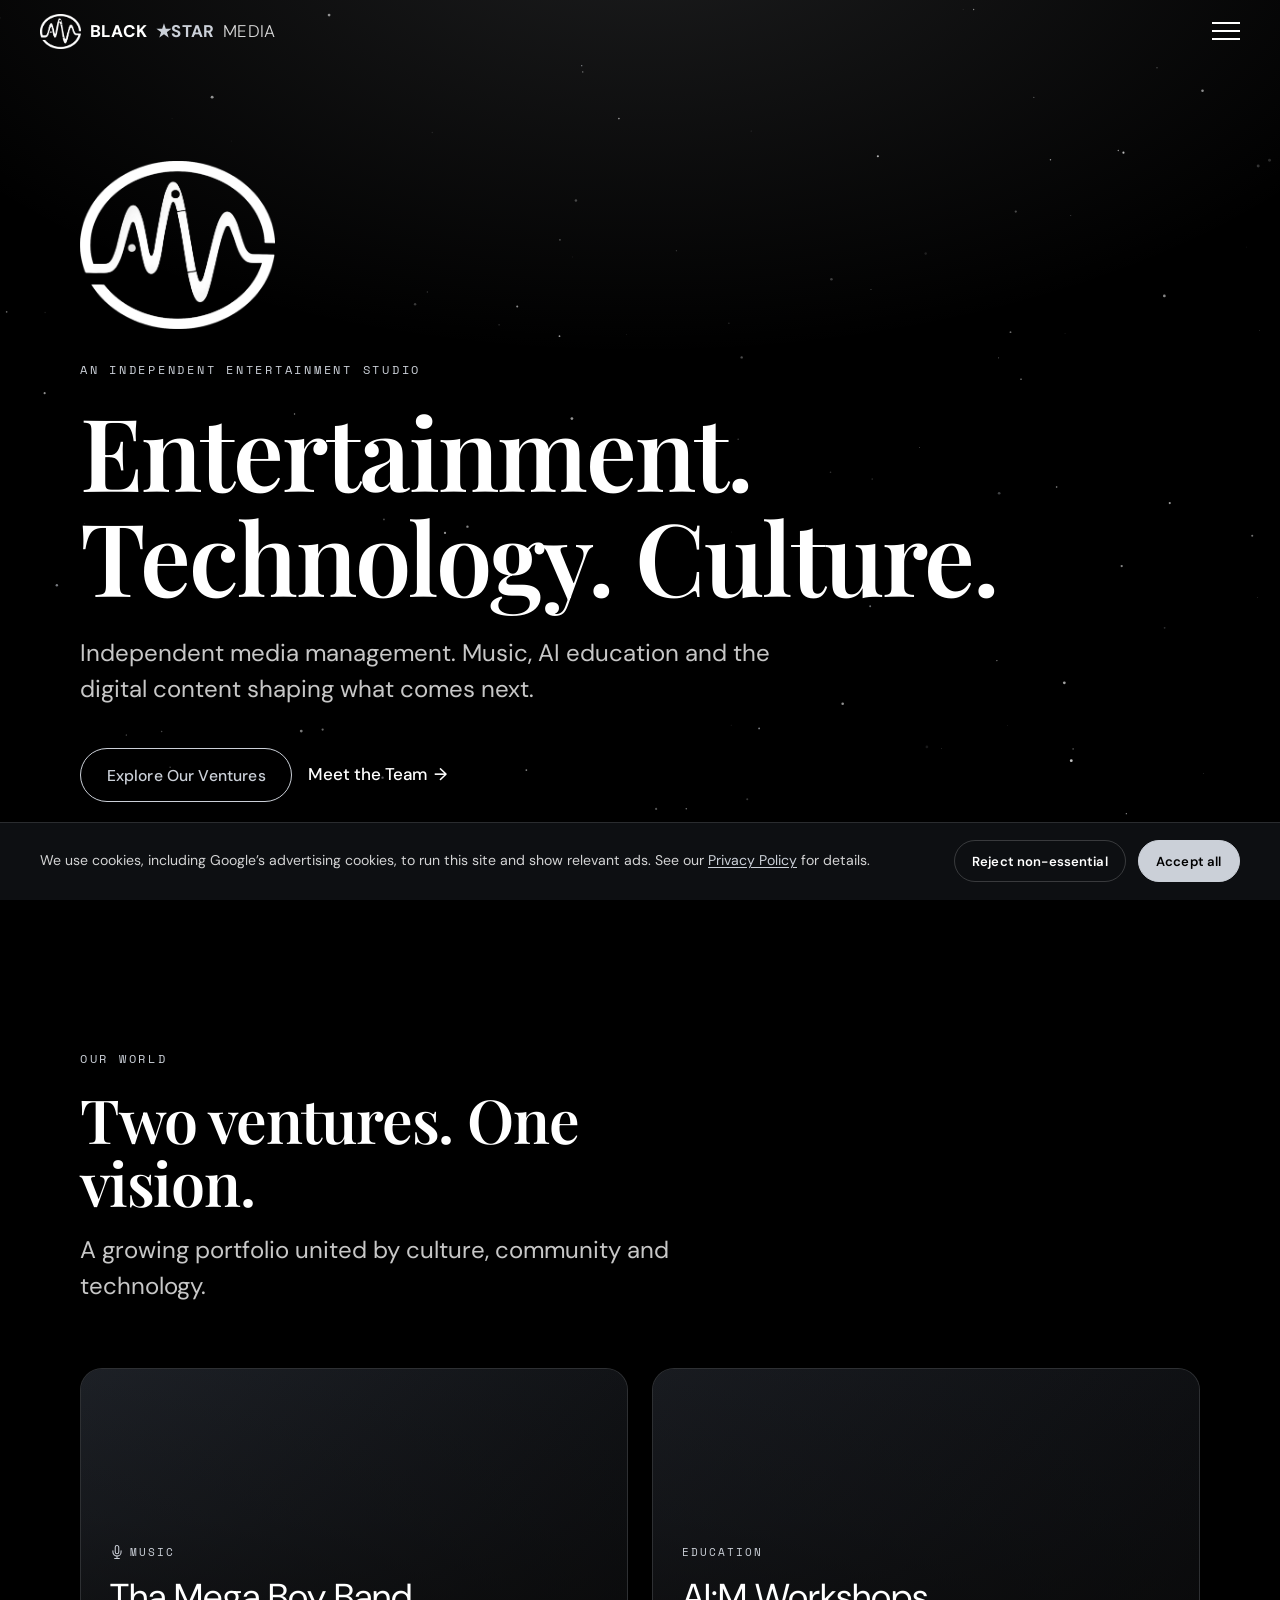
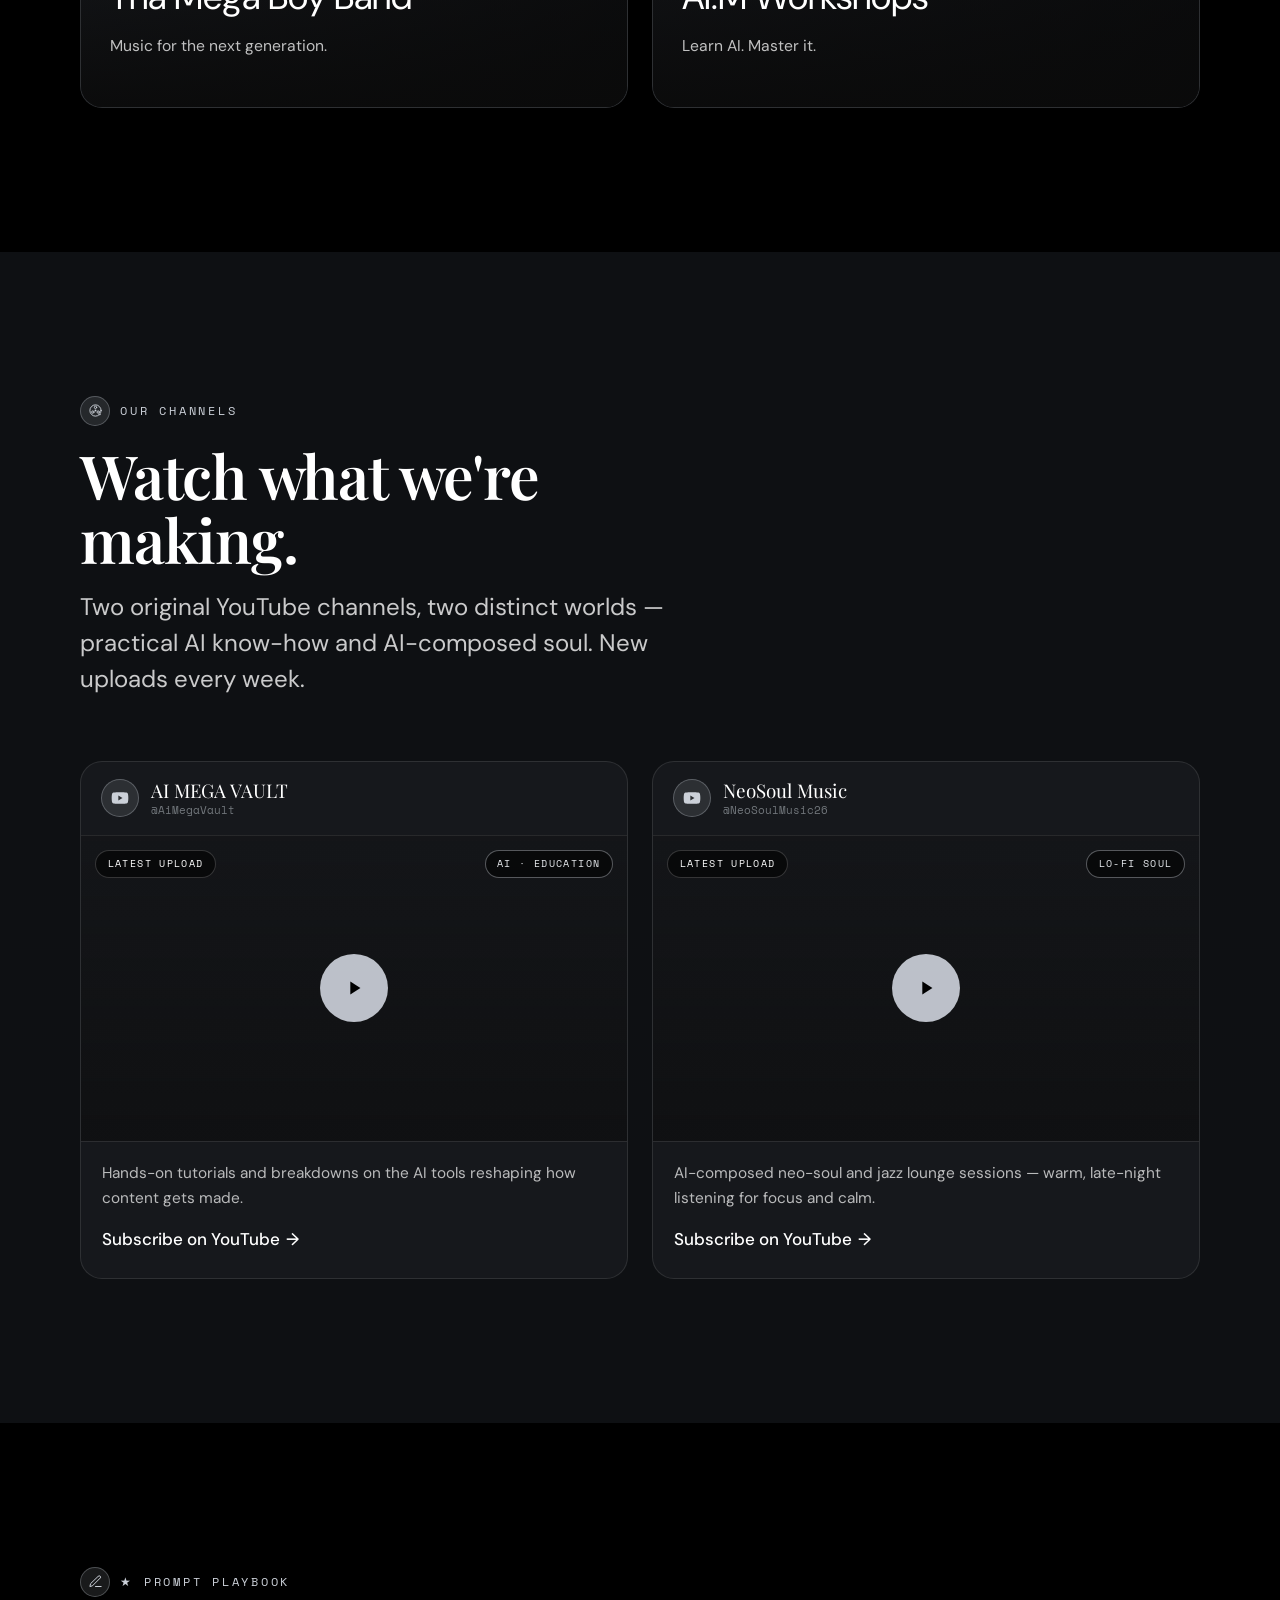
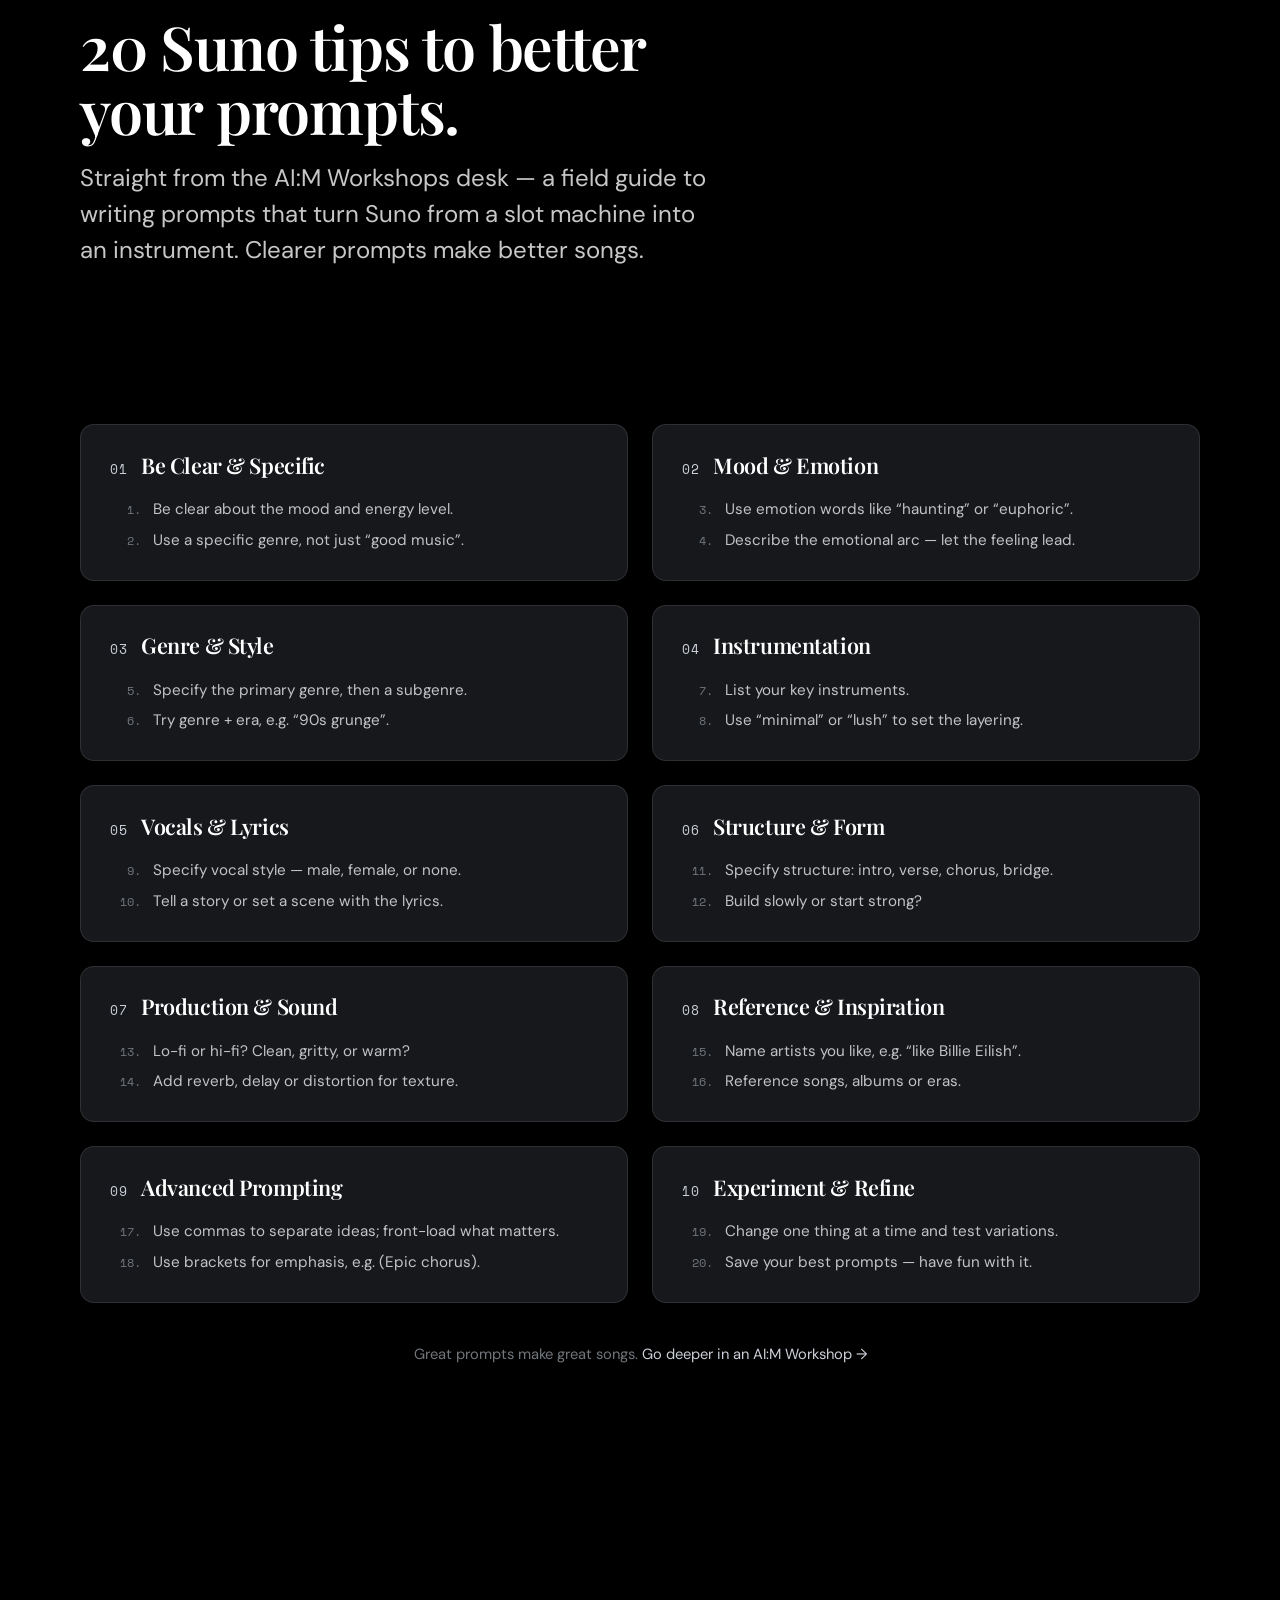
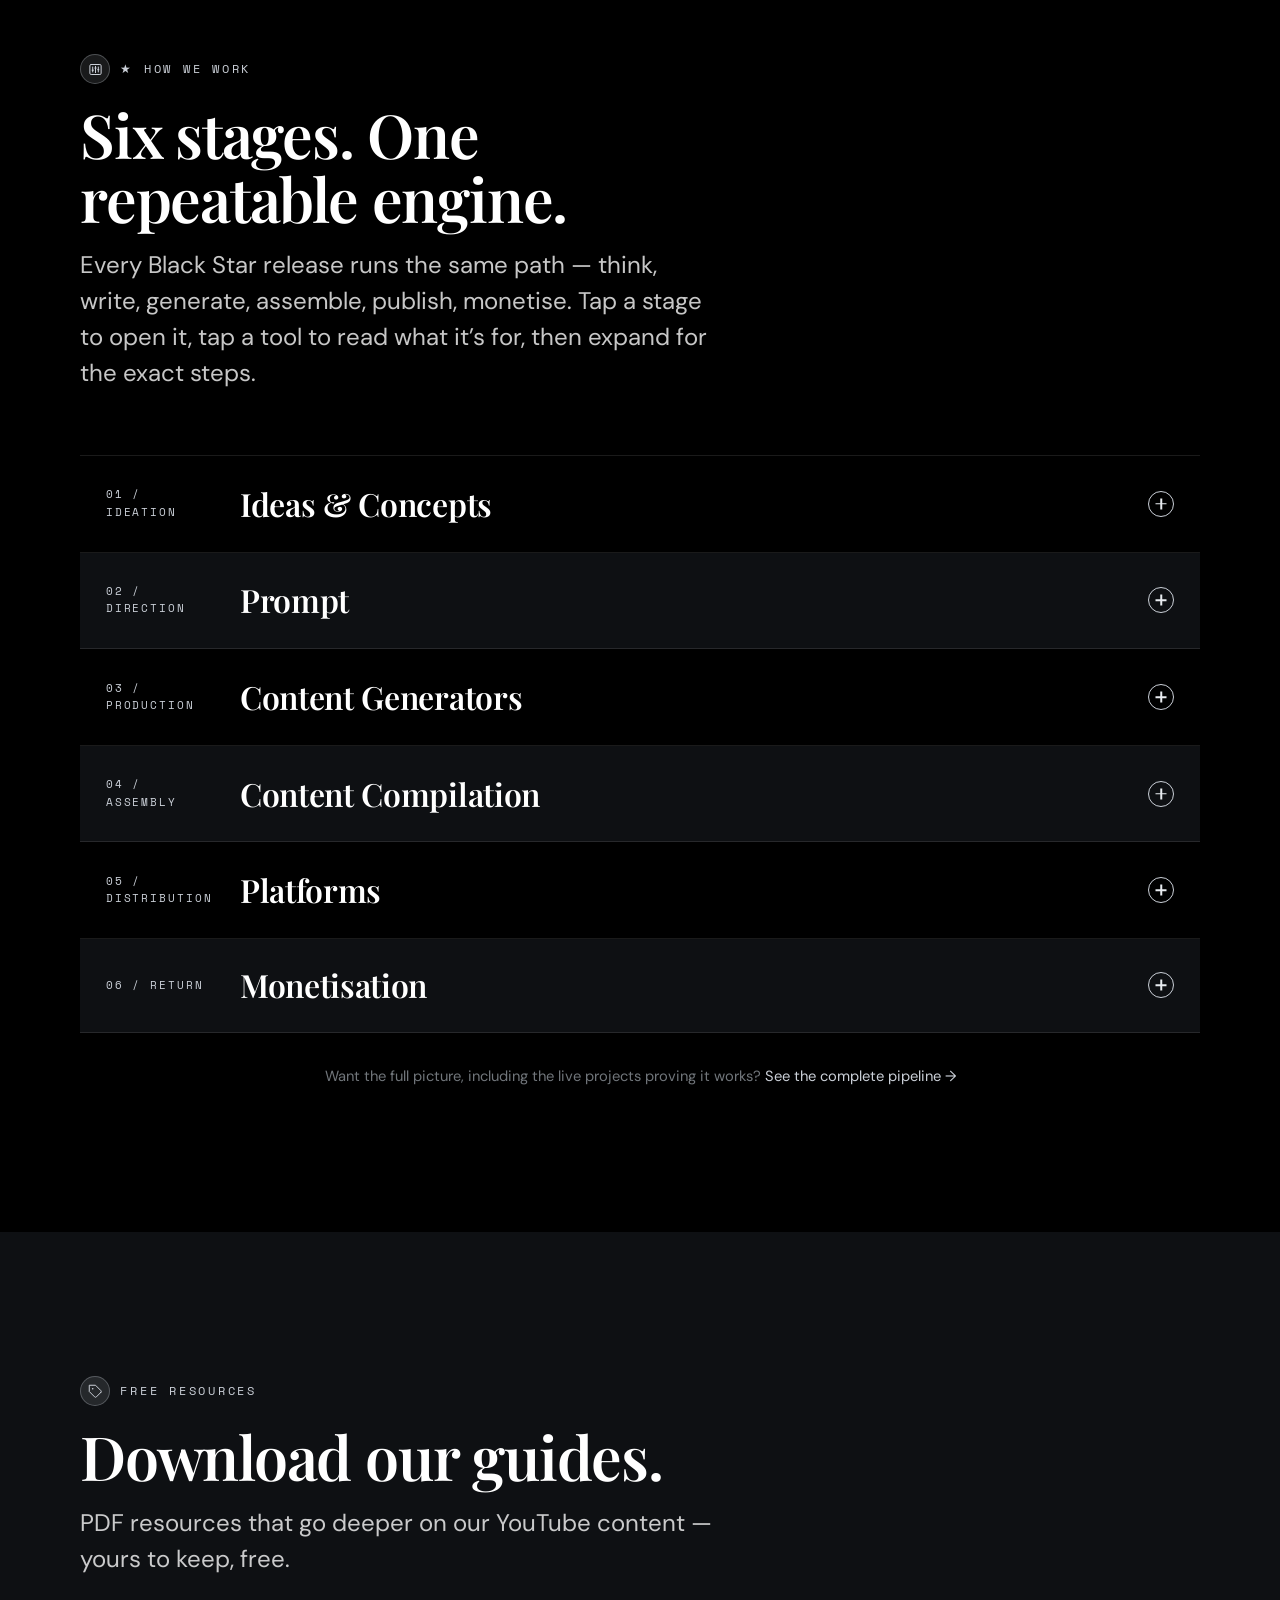
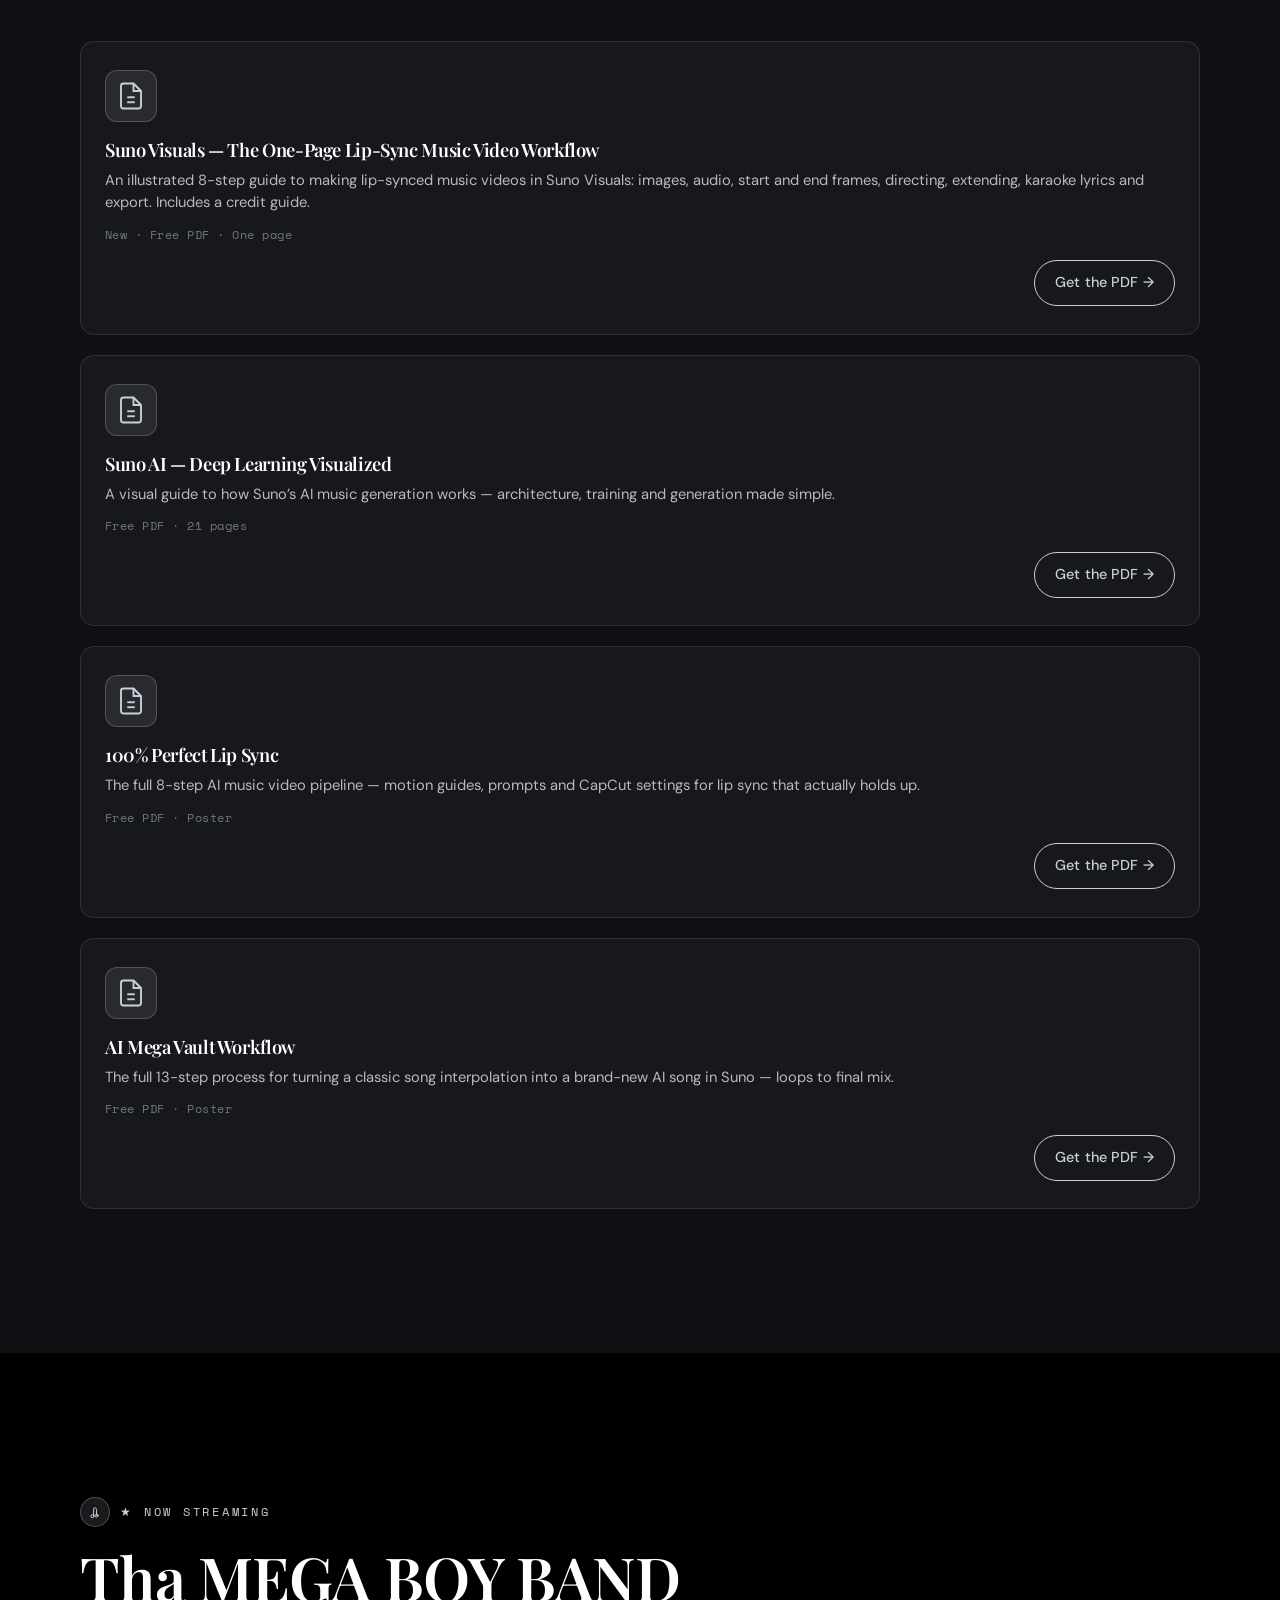
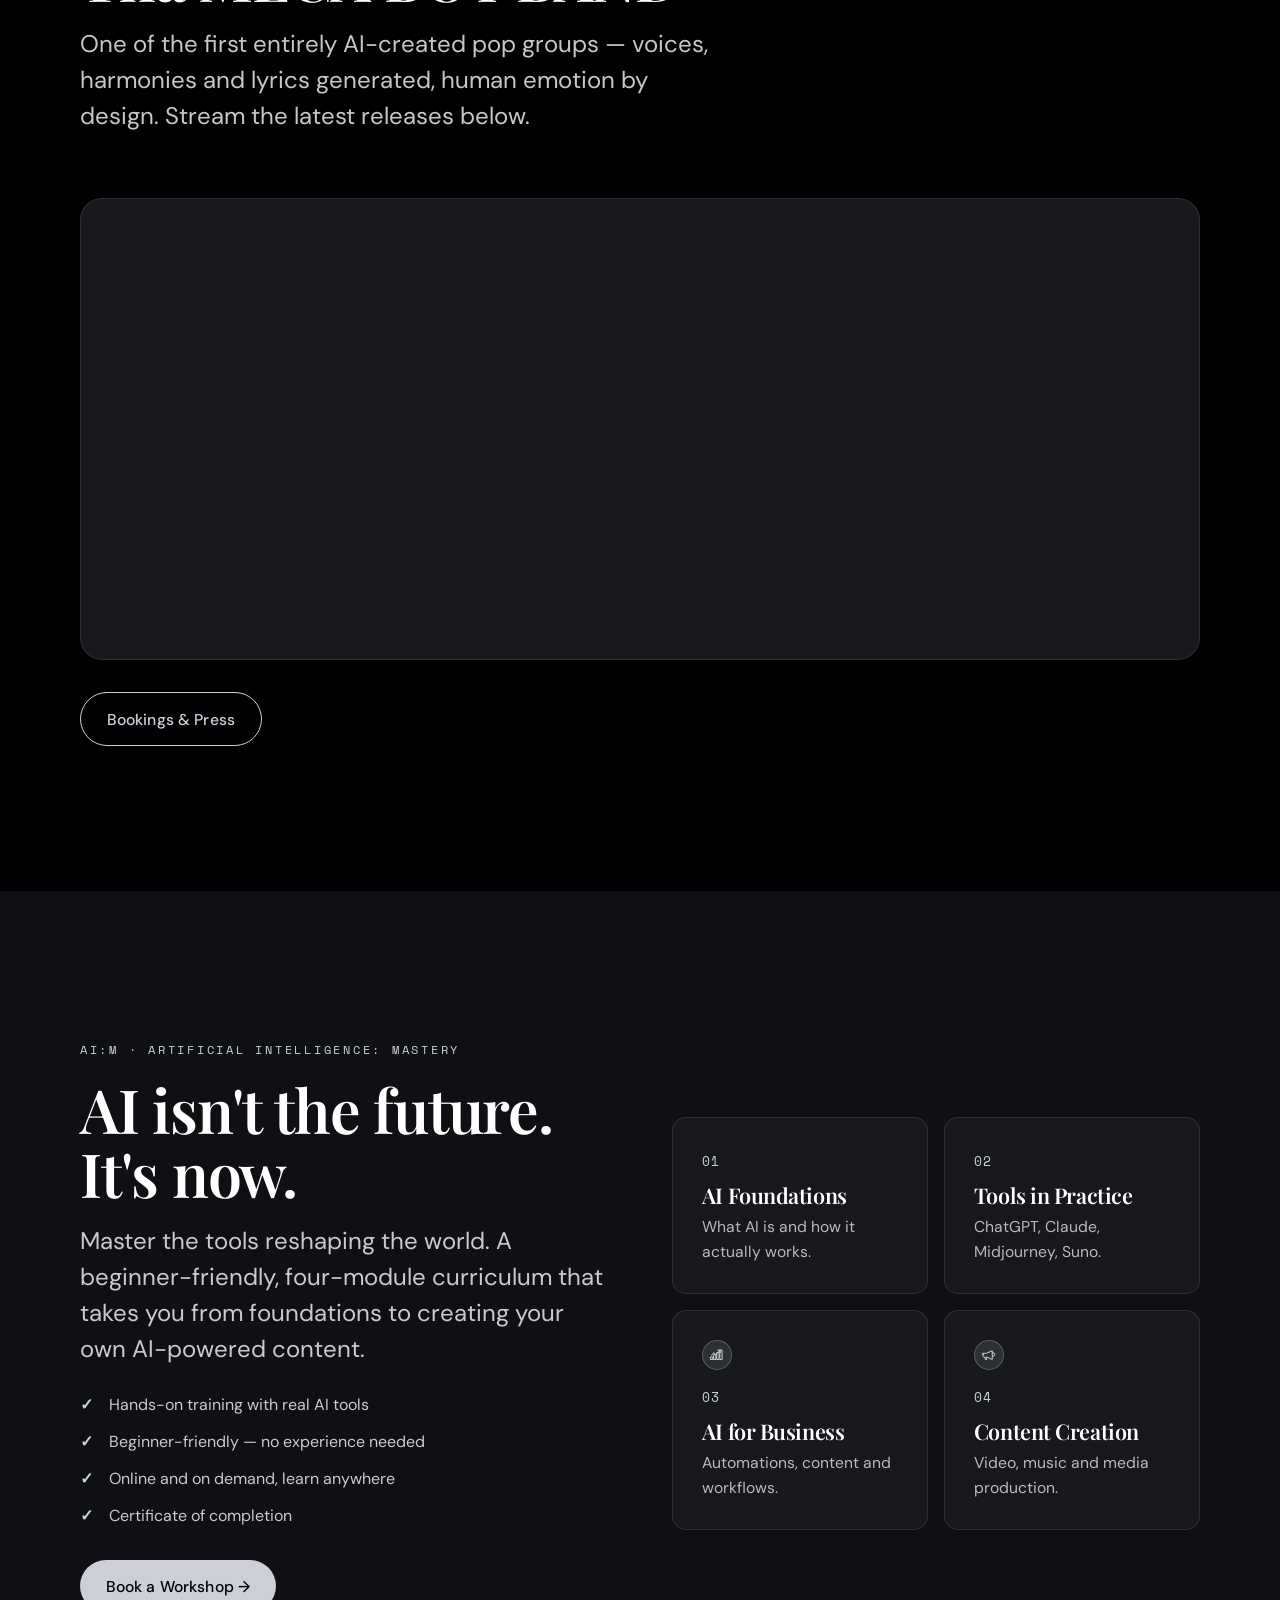
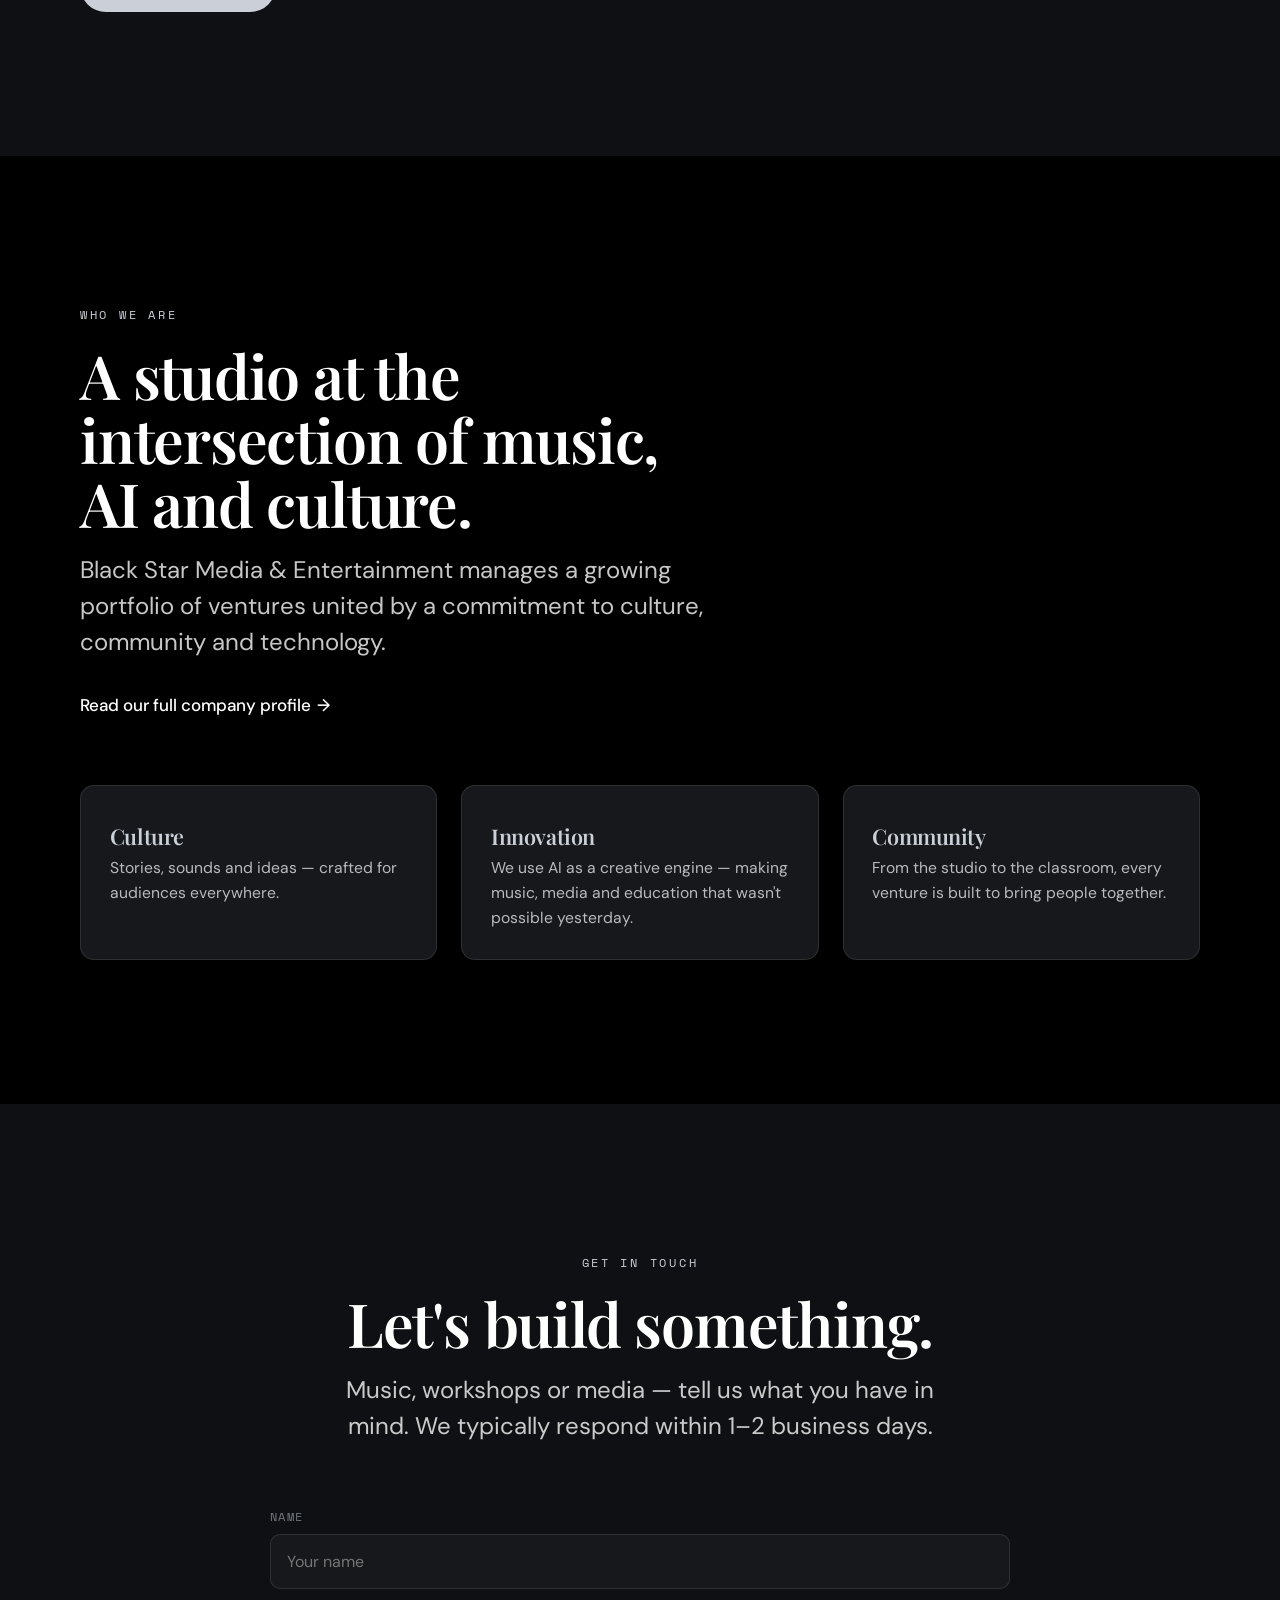
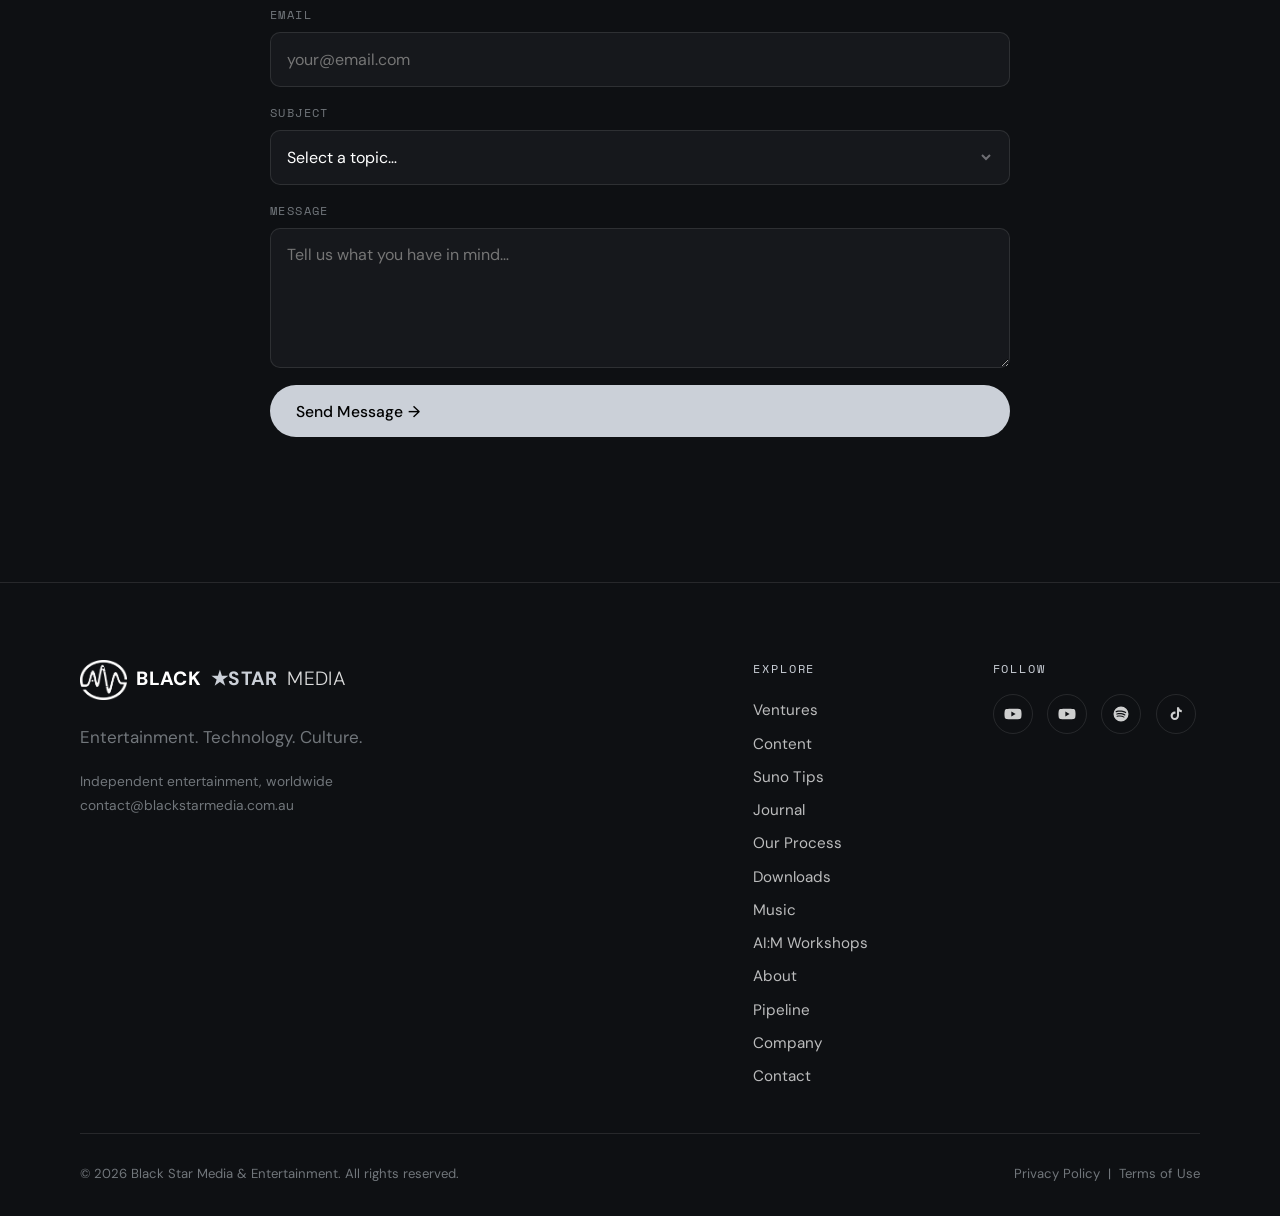
<file: index.html>
<!DOCTYPE html>
<html lang="en-AU">
<head>
  <meta charset="UTF-8" />
  <meta name="viewport" content="width=device-width, initial-scale=1.0" />

  <!-- Primary SEO -->
  <title>Black Star Media &amp; Entertainment — Entertainment. Technology. Culture.</title>
  <meta name="description" content="An independent multimedia entertainment company. Music, AI education and digital content — home of Tha Mega Boy Band, AI MegaVault, NeoSoul Music and AI:M Workshops." />
  <meta name="theme-color" content="#000000" />
  <link rel="canonical" href="https://blackstarmedia.com.au/" />

  <!-- Open Graph / social -->
  <meta property="og:type" content="website" />
  <meta property="og:site_name" content="Black Star Media &amp; Entertainment" />
  <meta property="og:title" content="Black Star Media &amp; Entertainment" />
  <meta property="og:description" content="Entertainment. Technology. Culture. Independent media management — music, AI education and digital content." />
  <meta property="og:url" content="https://blackstarmedia.com.au/" />
  <meta property="og:image" content="https://blackstarmedia.com.au/assets/img/og-cover.jpg" />
  <meta name="twitter:card" content="summary_large_image" />

  <!-- Favicon -->
  <link rel="icon" type="image/png" href="assets/img/favicon.png" />
  <link rel="apple-touch-icon" href="assets/img/favicon.png" />

  <!-- Fonts: Playfair Display (display), DM Sans (body), Space Mono (labels) -->
  <link rel="preconnect" href="https://fonts.googleapis.com" />
  <link rel="preconnect" href="https://fonts.gstatic.com" crossorigin />
  <link href="https://fonts.googleapis.com/css2?family=Playfair+Display:wght@500;600;700&family=DM+Sans:wght@300;400;500;700;800&family=Space+Mono&display=swap" rel="stylesheet" />

  <link rel="stylesheet" href="assets/css/styles.css?v=20260824" />

  <!-- Consent Mode defaults — must run before the AdSense script -->
  <script>
    window.dataLayer = window.dataLayer || [];
    function gtag(){ dataLayer.push(arguments); }
    gtag('consent', 'default', {
      ad_storage: 'denied',
      ad_user_data: 'denied',
      ad_personalization: 'denied',
      analytics_storage: 'denied',
      wait_for_update: 500
    });
  </script>
  <script async src="https://pagead2.googlesyndication.com/pagead/js/adsbygoogle.js?client=ca-pub-6512943011057060" crossorigin="anonymous"></script>

  <!-- Structured data: Organization -->
  <script type="application/ld+json">
  {
    "@context": "https://schema.org",
    "@type": "Organization",
    "name": "Black Star Media & Entertainment",
    "url": "https://blackstarmedia.com.au/",
    "description": "An independent multimedia entertainment management company spanning music, AI education and digital content.",
    "founder": { "@type": "Person", "name": "Louis Oberleuter" },
    "sameAs": [
      "https://www.youtube.com/@AiMegaVault",
      "https://www.youtube.com/@NeoSoulMusic26",
      "https://open.spotify.com/artist/6v0R5eHKsjwcvml4rpPpng"
    ]
  }
  </script>
</head>
<body>

  <!-- ============================== NAV ============================== -->
  <header class="nav" id="nav">
    <div class="nav__inner">
      <a class="wordmark" href="#top" aria-label="Black Star Media home">
        <img class="wordmark__logo" src="assets/img/logo.png" alt="" aria-hidden="true" />
        <span class="w-black">BLACK</span><span class="w-star">&#9733;STAR</span><span class="w-media">MEDIA</span>
      </a>

      <nav class="nav__links" aria-label="Primary">
        <a class="nav__link" href="#ventures">Ventures</a>
        <a class="nav__link" href="#videos">Content</a>
        <a class="nav__link" href="#suno-tips">Suno Tips</a>
        <a class="nav__link" href="journal.html">Journal</a>
        <a class="nav__link" href="#process">Our Process</a>
        <a class="nav__link" href="#downloads">Downloads</a>
        <a class="nav__link" href="#music">Music</a>
        <a class="nav__link" href="#workshops">AI:M Workshops</a>
        <a class="nav__link" href="#about">About</a>
        <a class="nav__link" href="pipeline.html">Pipeline</a>
      </nav>

      <div class="nav__actions">
        <a class="btn btn--gold" href="#contact">Get in Touch</a>
        <button class="nav__toggle" id="navToggle" aria-label="Open menu" aria-expanded="false" aria-controls="mobileMenu">
          <span></span><span></span><span></span>
        </button>
      </div>
    </div>
  </header>

  <!-- Mobile overlay -->
  <nav class="mobile-menu" id="mobileMenu" aria-label="Mobile">
    <a href="#ventures">Ventures</a>
    <a href="#videos">Content</a>
    <a href="#suno-tips">Suno Tips</a>
    <a href="journal.html">Journal</a>
    <a href="#process">Our Process</a>
    <a href="#downloads">Downloads</a>
    <a href="#music">Music</a>
    <a href="#workshops">AI:M Workshops</a>
    <a href="#about">About</a>
    <a href="pipeline.html">Pipeline</a>
    <a href="#contact">Get in Touch</a>
  </nav>

  <main id="top">

    <!-- ============================== HERO ============================== -->
    <section class="hero" id="hero">
      <canvas class="hero__canvas" id="starfield" aria-hidden="true"></canvas>
      <div class="container hero__inner">
        <img class="hero__logo reveal" src="assets/img/logo.png" alt="Black Star Media &amp; Entertainment" />
        <p class="eyebrow reveal" data-delay="1">An Independent Entertainment Studio</p>
        <h1 class="hero__title reveal" data-delay="2">Entertainment. Technology. Culture.</h1>
        <p class="hero__sub lead reveal" data-delay="3">Independent media management. Music, AI education and the digital content shaping what comes next.</p>
        <div class="hero__cta reveal" data-delay="4">
          <a class="btn btn--gold-outline" href="#ventures">Explore Our Ventures</a>
          <a class="link-arrow" href="#about">Meet the Team <span class="chev">&rarr;</span></a>
        </div>
      </div>
      <a class="scroll-cue" href="#ventures" aria-label="Scroll down">
        <span>Scroll</span><span class="chev">&#8964;</span>
      </a>
    </section>

    <!-- ============================== VENTURES ============================== -->
    <section class="section" id="ventures">
      <div class="container">
        <div class="section-head reveal">
          <p class="eyebrow">Our World</p>
          <h2 class="section-title">Two ventures. One vision.</h2>
          <p class="section-sub lead">A growing portfolio united by culture, community and technology.</p>
        </div>

        <div class="grid grid--2">
          <a class="venture reveal" data-delay="1" href="#music">
            <span class="venture__bg" style="background-image:linear-gradient(135deg,#20242b,#0a0b0d);"></span>
            <span class="venture__scrim"></span>
            <span class="venture__kicker">
              <svg viewBox="0 0 24 24" fill="none" stroke="currentColor" stroke-width="1.8" stroke-linecap="round" stroke-linejoin="round" aria-hidden="true">
                <path d="M12 1a3 3 0 0 0-3 3v8a3 3 0 0 0 6 0V4a3 3 0 0 0-3-3z"/>
                <path d="M19 10v2a7 7 0 0 1-14 0v-2"/>
                <line x1="12" y1="19" x2="12" y2="23"/>
                <line x1="8" y1="23" x2="16" y2="23"/>
              </svg>
              Music
            </span>
            <span class="venture__name">Tha Mega Boy Band</span>
            <span class="venture__tag">Music for the next generation.</span>
            <span class="venture__line"></span>
          </a>

          <a class="venture reveal" data-delay="2" href="#workshops">
            <span class="venture__bg" style="background-image:linear-gradient(135deg,#1b1e24,#090a0c);"></span>
            <span class="venture__scrim"></span>
            <span class="venture__kicker">Education</span>
            <span class="venture__name">AI:M Workshops</span>
            <span class="venture__tag">Learn AI. Master it.</span>
            <span class="venture__line"></span>
          </a>

        </div>
      </div>
    </section>

    <!-- ============================== FEATURED VIDEOS ============================== -->
    <section class="section section--surface" id="videos">
      <div class="container">
        <div class="section-head reveal">
          <div class="eyebrow-row">
            <span class="section-icon" aria-hidden="true">
              <svg viewBox="0 0 24 24" fill="none" stroke="currentColor" stroke-width="1.5" stroke-linecap="round" stroke-linejoin="round">
                <circle cx="12" cy="12" r="9"/>
                <circle cx="12" cy="12" r="1.6" fill="currentColor" stroke="none"/>
                <circle cx="12" cy="7" r="1.9"/>
                <circle cx="16.3" cy="14.5" r="1.9"/>
                <circle cx="7.7" cy="14.5" r="1.9"/>
                <path d="M17.5 18.5c1 .6 2 .6 2.6 0"/>
              </svg>
            </span>
            <p class="eyebrow">Our Channels</p>
          </div>
          <h2 class="section-title">Watch what we're making.</h2>
          <p class="section-sub lead">Two original YouTube channels, two distinct worlds — practical AI know-how and AI-composed soul. New uploads every week.</p>
        </div>

        <div class="grid grid--2">
          <!-- AI MEGA VAULT channel -->
          <article class="channel reveal" data-delay="1">
            <header class="channel__head">
              <span class="channel__mark" aria-hidden="true">
                <svg width="20" height="20" viewBox="0 0 24 24" fill="currentColor"><path d="M21.58 7.19a2.5 2.5 0 0 0-1.76-1.77C18.25 5 12 5 12 5s-6.25 0-7.82.42A2.5 2.5 0 0 0 2.42 7.2 26 26 0 0 0 2 12a26 26 0 0 0 .42 4.81 2.5 2.5 0 0 0 1.76 1.77C5.75 19 12 19 12 19s6.25 0 7.82-.42a2.5 2.5 0 0 0 1.76-1.77A26 26 0 0 0 22 12a26 26 0 0 0-.42-4.81ZM10 15V9l5 3Z"/></svg>
              </span>
              <span class="channel__id">
                <span class="channel__name">AI MEGA VAULT</span>
                <span class="channel__handle">@AiMegaVault</span>
              </span>
            </header>

            <!-- AI MEGA VAULT — latest upload (auto-refreshed from assets/data/latest-videos.json; values below are the static fallback). -->
            <div class="embed-lazy" data-channel="AiMegaVault" data-yt="0L42u6YoiaY" role="button" tabindex="0"
                 aria-label="Play the latest AI MEGA VAULT video"
                 style="background:linear-gradient(rgba(10,10,10,0.2),rgba(10,10,10,0.55)),url('https://i.ytimg.com/vi/0L42u6YoiaY/hqdefault.jpg') center/cover;">
              <span class="embed-lazy__chip">Latest upload</span>
              <span class="embed-lazy__chip embed-lazy__chip--right">AI · Education</span>
              <span class="embed-lazy__play" aria-hidden="true">
                <svg width="22" height="22" viewBox="0 0 24 24" fill="currentColor"><path d="M8 5v14l11-7z"/></svg>
              </span>
            </div>

            <footer class="channel__foot">
              <p class="channel__desc">Hands-on tutorials and breakdowns on the AI tools reshaping how content gets made.</p>
              <a class="link-arrow" href="https://www.youtube.com/@AiMegaVault" target="_blank" rel="noopener">Subscribe on YouTube <span class="chev">&rarr;</span></a>
            </footer>
          </article>

          <!-- NeoSoul Music channel -->
          <article class="channel reveal" data-delay="2">
            <header class="channel__head">
              <span class="channel__mark" aria-hidden="true">
                <svg width="20" height="20" viewBox="0 0 24 24" fill="currentColor"><path d="M21.58 7.19a2.5 2.5 0 0 0-1.76-1.77C18.25 5 12 5 12 5s-6.25 0-7.82.42A2.5 2.5 0 0 0 2.42 7.2 26 26 0 0 0 2 12a26 26 0 0 0 .42 4.81 2.5 2.5 0 0 0 1.76 1.77C5.75 19 12 19 12 19s6.25 0 7.82-.42a2.5 2.5 0 0 0 1.76-1.77A26 26 0 0 0 22 12a26 26 0 0 0-.42-4.81ZM10 15V9l5 3Z"/></svg>
              </span>
              <span class="channel__id">
                <span class="channel__name">NeoSoul Music</span>
                <span class="channel__handle">@NeoSoulMusic26</span>
              </span>
            </header>

            <!-- NeoSoul Music — latest upload (auto-refreshed from assets/data/latest-videos.json; values below are the static fallback). -->
            <div class="embed-lazy" data-channel="NeoSoulMusic26" data-yt="Dv8crFNMlBo" role="button" tabindex="0"
                 aria-label="Play the latest NeoSoul Music video"
                 style="background:linear-gradient(rgba(10,10,10,0.2),rgba(10,10,10,0.55)),url('https://i.ytimg.com/vi/Dv8crFNMlBo/hqdefault.jpg') center/cover;">
              <span class="embed-lazy__chip">Latest upload</span>
              <span class="embed-lazy__chip embed-lazy__chip--right">Lo-Fi Soul</span>
              <span class="embed-lazy__play" aria-hidden="true">
                <svg width="22" height="22" viewBox="0 0 24 24" fill="currentColor"><path d="M8 5v14l11-7z"/></svg>
              </span>
            </div>

            <footer class="channel__foot">
              <p class="channel__desc">AI-composed neo-soul and jazz lounge sessions — warm, late-night listening for focus and calm.</p>
              <a class="link-arrow" href="https://www.youtube.com/@NeoSoulMusic26" target="_blank" rel="noopener">Subscribe on YouTube <span class="chev">&rarr;</span></a>
            </footer>
          </article>
        </div>
      </div>
    </section>

    <!-- ============================== 20 SUNO TIPS ============================== -->
    <section class="section" id="suno-tips">
      <div class="container">
        <div class="section-head reveal">
          <div class="eyebrow-row">
            <span class="section-icon" aria-hidden="true">
              <svg viewBox="0 0 24 24" fill="none" stroke="currentColor" stroke-width="1.6" stroke-linecap="round" stroke-linejoin="round">
                <path d="M12 20h9"/>
                <path d="M16.5 3.5a2.12 2.12 0 0 1 3 3L7 19l-4 1 1-4Z"/>
              </svg>
            </span>
            <p class="eyebrow">&#9733; Prompt Playbook</p>
          </div>
          <h2 class="section-title">20 Suno tips to better your prompts.</h2>
          <p class="section-sub lead">Straight from the AI:M Workshops desk &mdash; a field guide to writing prompts that turn Suno from a slot machine into an instrument. Clearer prompts make better songs.</p>
        </div>

        <!-- The goal (echoes the poster) -->
        <div class="tips-goal reveal" data-delay="1">
          <span class="tips-goal__pill">Clearer prompts</span>
          <span class="tips-goal__pill">Better songs</span>
          <span class="tips-goal__pill">More control</span>
          <span class="tips-goal__pill">More you</span>
        </div>

        <div class="tips-grid">
          <article class="tipcard reveal" data-delay="1">
            <header class="tipcard__head">
              <span class="tipcard__num">01</span>
              <h3 class="tipcard__title">Be Clear &amp; Specific</h3>
            </header>
            <ol class="tipcard__list" start="1">
              <li>Be clear about the mood and energy level.</li>
              <li>Use a specific genre, not just &ldquo;good music&rdquo;.</li>
            </ol>
          </article>

          <article class="tipcard reveal" data-delay="2">
            <header class="tipcard__head">
              <span class="tipcard__num">02</span>
              <h3 class="tipcard__title">Mood &amp; Emotion</h3>
            </header>
            <ol class="tipcard__list" start="3">
              <li>Use emotion words like &ldquo;haunting&rdquo; or &ldquo;euphoric&rdquo;.</li>
              <li>Describe the emotional arc &mdash; let the feeling lead.</li>
            </ol>
          </article>

          <article class="tipcard reveal" data-delay="1">
            <header class="tipcard__head">
              <span class="tipcard__num">03</span>
              <h3 class="tipcard__title">Genre &amp; Style</h3>
            </header>
            <ol class="tipcard__list" start="5">
              <li>Specify the primary genre, then a subgenre.</li>
              <li>Try genre + era, e.g. &ldquo;90s grunge&rdquo;.</li>
            </ol>
          </article>

          <article class="tipcard reveal" data-delay="2">
            <header class="tipcard__head">
              <span class="tipcard__num">04</span>
              <h3 class="tipcard__title">Instrumentation</h3>
            </header>
            <ol class="tipcard__list" start="7">
              <li>List your key instruments.</li>
              <li>Use &ldquo;minimal&rdquo; or &ldquo;lush&rdquo; to set the layering.</li>
            </ol>
          </article>

          <article class="tipcard reveal" data-delay="1">
            <header class="tipcard__head">
              <span class="tipcard__num">05</span>
              <h3 class="tipcard__title">Vocals &amp; Lyrics</h3>
            </header>
            <ol class="tipcard__list" start="9">
              <li>Specify vocal style &mdash; male, female, or none.</li>
              <li>Tell a story or set a scene with the lyrics.</li>
            </ol>
          </article>

          <article class="tipcard reveal" data-delay="2">
            <header class="tipcard__head">
              <span class="tipcard__num">06</span>
              <h3 class="tipcard__title">Structure &amp; Form</h3>
            </header>
            <ol class="tipcard__list" start="11">
              <li>Specify structure: intro, verse, chorus, bridge.</li>
              <li>Build slowly or start strong?</li>
            </ol>
          </article>

          <article class="tipcard reveal" data-delay="1">
            <header class="tipcard__head">
              <span class="tipcard__num">07</span>
              <h3 class="tipcard__title">Production &amp; Sound</h3>
            </header>
            <ol class="tipcard__list" start="13">
              <li>Lo-fi or hi-fi? Clean, gritty, or warm?</li>
              <li>Add reverb, delay or distortion for texture.</li>
            </ol>
          </article>

          <article class="tipcard reveal" data-delay="2">
            <header class="tipcard__head">
              <span class="tipcard__num">08</span>
              <h3 class="tipcard__title">Reference &amp; Inspiration</h3>
            </header>
            <ol class="tipcard__list" start="15">
              <li>Name artists you like, e.g. &ldquo;like Billie Eilish&rdquo;.</li>
              <li>Reference songs, albums or eras.</li>
            </ol>
          </article>

          <article class="tipcard reveal" data-delay="1">
            <header class="tipcard__head">
              <span class="tipcard__num">09</span>
              <h3 class="tipcard__title">Advanced Prompting</h3>
            </header>
            <ol class="tipcard__list" start="17">
              <li>Use commas to separate ideas; front-load what matters.</li>
              <li>Use brackets for emphasis, e.g. (Epic chorus).</li>
            </ol>
          </article>

          <article class="tipcard reveal" data-delay="2">
            <header class="tipcard__head">
              <span class="tipcard__num">10</span>
              <h3 class="tipcard__title">Experiment &amp; Refine</h3>
            </header>
            <ol class="tipcard__list" start="19">
              <li>Change one thing at a time and test variations.</li>
              <li>Save your best prompts &mdash; have fun with it.</li>
            </ol>
          </article>
        </div>

        <p class="center muted reveal" data-delay="1" style="margin-top:2.5rem;font-size:0.92rem;">
          Great prompts make great songs. <a class="gold" href="#workshops">Go deeper in an AI:M Workshop &rarr;</a>
        </p>
      </div>
    </section>

    <!-- ============================== HOW WE WORK (inline pipeline) ============================== -->
    <section class="section" id="process">
      <div class="container">
        <div class="section-head reveal">
          <div class="eyebrow-row">
            <span class="section-icon" aria-hidden="true">
              <svg viewBox="0 0 24 24" fill="none" stroke="currentColor" stroke-width="1.6" stroke-linecap="round" stroke-linejoin="round">
                <rect x="3" y="4" width="18" height="16" rx="2"/>
                <line x1="7.5" y1="8" x2="7.5" y2="16"/>
                <line x1="12" y1="7" x2="12" y2="17"/>
                <line x1="16.5" y1="8" x2="16.5" y2="16"/>
                <rect x="6" y="12" width="3" height="2.2" rx="0.5" fill="currentColor" stroke="none"/>
                <rect x="10.5" y="8.5" width="3" height="2.2" rx="0.5" fill="currentColor" stroke="none"/>
                <rect x="15" y="11" width="3" height="2.2" rx="0.5" fill="currentColor" stroke="none"/>
              </svg>
            </span>
            <p class="eyebrow">&#9733; How We Work</p>
          </div>
          <h2 class="section-title">Six stages. One repeatable engine.</h2>
          <p class="section-sub lead">Every Black Star release runs the same path &mdash; think, write, generate, assemble, publish, monetise. Tap a stage to open it, tap a tool to read what it&rsquo;s for, then expand for the exact steps.</p>
        </div>

        <div class="pl-wrap" id="processApp">
    <section class="pl-stage">
      <button class="pl-stage-btn" aria-expanded="false">
        <span class="pl-stage-num">01 / IDEATION</span>
        <span class="pl-stage-title">Ideas & Concepts</span>
        <span class="pl-toggle"></span>
      </button>
      <div class="pl-panel"><div class="pl-panel-inner">
        <p class="pl-stage-desc">Where it begins. Use conversational AI to find angles, test premises, and shape a concept before a single asset is made.</p>
        
      <div class="pl-sub" data-open="false">
        <button class="pl-sub-btn" aria-expanded="false">
          <span class="pl-glyph"><svg viewBox="0 0 24 24"><path d="M12 3a6 6 0 0 0-3 11v2h6v-2a6 6 0 0 0-3-11z"/><path d="M10 20h4"/></svg></span>
          <span class="pl-sub-meta"><span class="pl-sub-label">ChatGPT</span><span class="pl-sub-tools">brainstorm · expand</span></span>
          <span class="pl-chev"></span>
        </button>
        <div class="pl-panel"><div class="pl-sub-body"><p class="pl-sub-note">Fast, broad ideation. Great for riffing on lots of directions and stress-testing a hook quickly.</p><button class="pl-tasks-btn" aria-expanded="false"><span class="pl-plus">+</span> Detailed tasks</button><div class="pl-panel"><ul class="pl-tasks"><li>Dump a rough topic and ask for 20 angles</li><li>Pressure-test the hook against the audience</li><li>Cluster the best ideas into a series</li><li>Pick a working title and one-line premise</li></ul></div></div></div>
      </div>
      <div class="pl-sub" data-open="false">
        <button class="pl-sub-btn" aria-expanded="false">
          <span class="pl-glyph"><svg viewBox="0 0 24 24"><path d="M12 2l2.4 7.6L22 12l-7.6 2.4L12 22l-2.4-7.6L2 12l7.6-2.4z"/></svg></span>
          <span class="pl-sub-meta"><span class="pl-sub-label">Gemini</span><span class="pl-sub-tools">research · grounding</span></span>
          <span class="pl-chev"></span>
        </button>
        <div class="pl-panel"><div class="pl-sub-body"><p class="pl-sub-note">Strong for fact-anchored concepts and pulling in current context to ground an idea in what is real.</p><button class="pl-tasks-btn" aria-expanded="false"><span class="pl-plus">+</span> Detailed tasks</button><div class="pl-panel"><ul class="pl-tasks"><li>Validate the idea against current trends</li><li>Pull supporting facts, stats, and references</li><li>Check what competitors already covered</li><li>Find a fresh angle the topic is missing</li></ul></div></div></div>
      </div>
      <div class="pl-sub" data-open="false">
        <button class="pl-sub-btn" aria-expanded="false">
          <span class="pl-glyph"><svg viewBox="0 0 24 24"><path d="M4 6h16M4 12h16M4 18h10"/></svg></span>
          <span class="pl-sub-meta"><span class="pl-sub-label">Claude</span><span class="pl-sub-tools">structure · nuance</span></span>
          <span class="pl-chev"></span>
        </button>
        <div class="pl-panel"><div class="pl-sub-body"><p class="pl-sub-note">Best for long-form thinking and refining a concept into a clear, well-reasoned outline.</p><button class="pl-tasks-btn" aria-expanded="false"><span class="pl-plus">+</span> Detailed tasks</button><div class="pl-panel"><ul class="pl-tasks"><li>Turn the raw idea into a structured outline</li><li>Define the narrative arc start to finish</li><li>Flag weak points and logical gaps</li><li>Lock the final concept brief</li></ul></div></div></div>
      </div>
      </div></div>
    </section>
    <section class="pl-stage">
      <button class="pl-stage-btn" aria-expanded="false">
        <span class="pl-stage-num">02 / DIRECTION</span>
        <span class="pl-stage-title">Prompt</span>
        <span class="pl-toggle"></span>
      </button>
      <div class="pl-panel"><div class="pl-panel-inner">
        <p class="pl-stage-desc">The concept becomes instruction. Write the prompts that tell every downstream tool exactly what to make.</p>
        
      <div class="pl-sub" data-open="false">
        <button class="pl-sub-btn" aria-expanded="false">
          <span class="pl-glyph"><svg viewBox="0 0 24 24"><path d="M12 3a6 6 0 0 0-3 11v2h6v-2a6 6 0 0 0-3-11z"/><path d="M10 20h4"/></svg></span>
          <span class="pl-sub-meta"><span class="pl-sub-label">ChatGPT</span><span class="pl-sub-tools">drafting · variations</span></span>
          <span class="pl-chev"></span>
        </button>
        <div class="pl-panel"><div class="pl-sub-body"><p class="pl-sub-note">Quickly spin up prompt variants and iterate on wording to dial in tone and detail.</p><button class="pl-tasks-btn" aria-expanded="false"><span class="pl-plus">+</span> Detailed tasks</button><div class="pl-panel"><ul class="pl-tasks"><li>Draft the first prompt from the brief</li><li>Generate 3–5 wording variations</li><li>A/B the variants, keep the strongest</li><li>Note what phrasing moved the output</li></ul></div></div></div>
      </div>
      <div class="pl-sub" data-open="false">
        <button class="pl-sub-btn" aria-expanded="false">
          <span class="pl-glyph"><svg viewBox="0 0 24 24"><path d="M12 2l2.4 7.6L22 12l-7.6 2.4L12 22l-2.4-7.6L2 12l7.6-2.4z"/></svg></span>
          <span class="pl-sub-meta"><span class="pl-sub-label">Gemini</span><span class="pl-sub-tools">multimodal cues</span></span>
          <span class="pl-chev"></span>
        </button>
        <div class="pl-panel"><div class="pl-sub-body"><p class="pl-sub-note">Useful when a prompt needs to reference images or live data to steer the output.</p><button class="pl-tasks-btn" aria-expanded="false"><span class="pl-plus">+</span> Detailed tasks</button><div class="pl-panel"><ul class="pl-tasks"><li>Attach reference images or links</li><li>Describe the visual style concretely</li><li>Pull live data the prompt should reflect</li><li>Merge text and image direction</li></ul></div></div></div>
      </div>
      <div class="pl-sub" data-open="false">
        <button class="pl-sub-btn" aria-expanded="false">
          <span class="pl-glyph"><svg viewBox="0 0 24 24"><path d="M4 6h16M4 12h16M4 18h10"/></svg></span>
          <span class="pl-sub-meta"><span class="pl-sub-label">Claude</span><span class="pl-sub-tools">precision · system prompts</span></span>
          <span class="pl-chev"></span>
        </button>
        <div class="pl-panel"><div class="pl-sub-body"><p class="pl-sub-note">Excels at detailed, rule-heavy prompts and reusable templates that keep output consistent.</p><button class="pl-tasks-btn" aria-expanded="false"><span class="pl-plus">+</span> Detailed tasks</button><div class="pl-panel"><ul class="pl-tasks"><li>Write a constraint-led master prompt</li><li>Build a reusable template for the series</li><li>Add guardrails to stay on-brand</li><li>Document the prompt for reuse</li></ul></div></div></div>
      </div>
      </div></div>
    </section>
    <section class="pl-stage">
      <button class="pl-stage-btn" aria-expanded="false">
        <span class="pl-stage-num">03 / PRODUCTION</span>
        <span class="pl-stage-title">Content Generators</span>
        <span class="pl-toggle"></span>
      </button>
      <div class="pl-panel"><div class="pl-panel-inner">
        <p class="pl-stage-desc">Prompts become raw media. Generate the sound, motion, and imagery that make up the piece.</p>
        
      <div class="pl-sub" data-open="false">
        <button class="pl-sub-btn" aria-expanded="false">
          <span class="pl-glyph"><svg viewBox="0 0 24 24"><path d="M3 12h2l2-6 3 12 3-9 2 5h6"/></svg></span>
          <span class="pl-sub-meta"><span class="pl-sub-label">Audio</span><span class="pl-sub-tools">Suno · ElevenLabs</span></span>
          <span class="pl-chev"></span>
        </button>
        <div class="pl-panel"><div class="pl-sub-body"><p class="pl-sub-note">Suno writes full tracks from a prompt; ElevenLabs voices narration and dialogue. Music and voice, covered.</p><button class="pl-tasks-btn" aria-expanded="false"><span class="pl-plus">+</span> Detailed tasks</button><div class="pl-panel"><ul class="pl-tasks"><li>Generate a track or full song in Suno</li><li>Render voiceover in ElevenLabs</li><li>Pick a consistent voice for the series</li><li>Export clean stems for editing</li></ul></div></div></div>
      </div>
      <div class="pl-sub" data-open="false">
        <button class="pl-sub-btn" aria-expanded="false">
          <span class="pl-glyph"><svg viewBox="0 0 24 24"><rect x="3" y="5" width="18" height="14" rx="2"/><path d="M10 9l5 3-5 3z"/></svg></span>
          <span class="pl-sub-meta"><span class="pl-sub-label">Video</span><span class="pl-sub-tools">Kling · OpenArt · Flow</span></span>
          <span class="pl-chev"></span>
        </button>
        <div class="pl-panel"><div class="pl-sub-body"><p class="pl-sub-note">Text-to-video and image-to-video clips. Generate motion, scenes, and animated sequences from a description.</p><button class="pl-tasks-btn" aria-expanded="false"><span class="pl-plus">+</span> Detailed tasks</button><div class="pl-panel"><ul class="pl-tasks"><li>Generate scene clips from prompts</li><li>Use image-to-video for controlled shots</li><li>Create B-roll and transitions</li><li>Export clips at target resolution</li></ul></div></div></div>
      </div>
      <div class="pl-sub" data-open="false">
        <button class="pl-sub-btn" aria-expanded="false">
          <span class="pl-glyph"><svg viewBox="0 0 24 24"><rect x="3" y="3" width="18" height="18" rx="2"/><circle cx="9" cy="9" r="2"/><path d="M21 15l-5-5L5 21"/></svg></span>
          <span class="pl-sub-meta"><span class="pl-sub-label">Image</span><span class="pl-sub-tools">ChatGPT · Gemini</span></span>
          <span class="pl-chev"></span>
        </button>
        <div class="pl-panel"><div class="pl-sub-body"><p class="pl-sub-note">Generate thumbnails, stills, and visual assets on demand for covers and in-video graphics.</p><button class="pl-tasks-btn" aria-expanded="false"><span class="pl-plus">+</span> Detailed tasks</button><div class="pl-panel"><ul class="pl-tasks"><li>Generate thumbnail options</li><li>Create stills and overlay graphics</li><li>Make cover art for audio releases</li><li>Upscale and tidy chosen assets</li></ul></div></div></div>
      </div>
      </div></div>
    </section>
    <section class="pl-stage">
      <button class="pl-stage-btn" aria-expanded="false">
        <span class="pl-stage-num">04 / ASSEMBLY</span>
        <span class="pl-stage-title">Content Compilation</span>
        <span class="pl-toggle"></span>
      </button>
      <div class="pl-panel"><div class="pl-panel-inner">
        <p class="pl-stage-desc">Scattered assets become one finished cut. Edit, sync, and arrange everything into the final piece.</p>
        
      <div class="pl-sub" data-open="false">
        <button class="pl-sub-btn" aria-expanded="false">
          <span class="pl-glyph"><svg viewBox="0 0 24 24"><path d="M4 7l16 0M4 12l16 0M4 17l10 0"/><circle cx="18" cy="17" r="2.4"/></svg></span>
          <span class="pl-sub-meta"><span class="pl-sub-label">CapCut</span><span class="pl-sub-tools">edit · sync · export</span></span>
          <span class="pl-chev"></span>
        </button>
        <div class="pl-panel"><div class="pl-sub-body"><p class="pl-sub-note">The assembly bench. Cut clips, layer audio, add captions and effects, then export ready-to-post versions for each platform.</p><button class="pl-tasks-btn" aria-expanded="false"><span class="pl-plus">+</span> Detailed tasks</button><div class="pl-panel"><ul class="pl-tasks"><li>Lay clips and audio on the timeline</li><li>Sync cuts to beat and voiceover</li><li>Add captions, titles, and effects</li><li>Export tailored versions per platform</li></ul></div></div></div>
      </div>
      </div></div>
    </section>
    <section class="pl-stage">
      <button class="pl-stage-btn" aria-expanded="false">
        <span class="pl-stage-num">05 / DISTRIBUTION</span>
        <span class="pl-stage-title">Platforms</span>
        <span class="pl-toggle"></span>
      </button>
      <div class="pl-panel"><div class="pl-panel-inner">
        <p class="pl-stage-desc">The finished cut goes live. Publish to where the audience already is — and tailor the format to each.</p>
        
      <div class="pl-sub" data-open="false">
        <button class="pl-sub-btn" aria-expanded="false">
          <span class="pl-glyph"><svg viewBox="0 0 24 24"><rect x="2" y="5" width="20" height="14" rx="4"/><path d="M10 9l5 3-5 3z"/></svg></span>
          <span class="pl-sub-meta"><span class="pl-sub-label">YouTube</span><span class="pl-sub-tools">long-form · home base</span></span>
          <span class="pl-chev"></span>
        </button>
        <div class="pl-panel"><div class="pl-sub-body"><p class="pl-sub-note">The anchor channel for full-length content, searchable library, and the main monetisation engine.</p><button class="pl-tasks-btn" aria-expanded="false"><span class="pl-plus">+</span> Detailed tasks</button><div class="pl-panel"><ul class="pl-tasks"><li>Upload the long-form master cut</li><li>Write SEO title, description, tags</li><li>Set thumbnail and end screens</li><li>Schedule the publish slot</li></ul></div></div></div>
      </div>
      <div class="pl-sub" data-open="false">
        <button class="pl-sub-btn" aria-expanded="false">
          <span class="pl-glyph"><svg viewBox="0 0 24 24"><path d="M9 3v12.5a3.5 3.5 0 1 1-3-3.46"/><path d="M9 3c1 2.5 3 4 6 4"/></svg></span>
          <span class="pl-sub-meta"><span class="pl-sub-label">TikTok</span><span class="pl-sub-tools">short · discovery</span></span>
          <span class="pl-chev"></span>
        </button>
        <div class="pl-panel"><div class="pl-sub-body"><p class="pl-sub-note">Vertical short-form built for reach. Best for hooks, trends, and pulling new viewers into the funnel.</p><button class="pl-tasks-btn" aria-expanded="false"><span class="pl-plus">+</span> Detailed tasks</button><div class="pl-panel"><ul class="pl-tasks"><li>Cut a vertical short from the master</li><li>Hook hard in the first 2 seconds</li><li>Add trending audio and on-screen text</li><li>Post at peak time with hashtags</li></ul></div></div></div>
      </div>
      <div class="pl-sub" data-open="false">
        <button class="pl-sub-btn" aria-expanded="false">
          <span class="pl-glyph"><svg viewBox="0 0 24 24"><rect x="3" y="3" width="18" height="18" rx="5"/><circle cx="12" cy="12" r="4"/><circle cx="17.5" cy="6.5" r="1.2"/></svg></span>
          <span class="pl-sub-meta"><span class="pl-sub-label">Instagram</span><span class="pl-sub-tools">reels · community</span></span>
          <span class="pl-chev"></span>
        </button>
        <div class="pl-panel"><div class="pl-sub-body"><p class="pl-sub-note">Reels and posts for audience-building and brand presence, with strong cross-promotion back to YouTube.</p><button class="pl-tasks-btn" aria-expanded="false"><span class="pl-plus">+</span> Detailed tasks</button><div class="pl-panel"><ul class="pl-tasks"><li>Repurpose the short as a Reel</li><li>Add a cover frame and caption</li><li>Cross-link to the YouTube upload</li><li>Reply to comments to build community</li></ul></div></div></div>
      </div>
      </div></div>
    </section>
    <section class="pl-stage">
      <button class="pl-stage-btn" aria-expanded="false">
        <span class="pl-stage-num">06 / RETURN</span>
        <span class="pl-stage-title">Monetisation</span>
        <span class="pl-toggle"></span>
      </button>
      <div class="pl-panel"><div class="pl-panel-inner">
        <p class="pl-stage-desc">The work pays back. Turn views, listens, and skills into multiple income streams.</p>
        
      <div class="pl-sub" data-open="false">
        <button class="pl-sub-btn" aria-expanded="false">
          <span class="pl-glyph"><svg viewBox="0 0 24 24"><circle cx="12" cy="12" r="9"/><path d="M12 7v10M9.5 9.5h4a1.8 1.8 0 0 1 0 3.6h-3a1.8 1.8 0 0 0 0 3.6h4"/></svg></span>
          <span class="pl-sub-meta"><span class="pl-sub-label">Ads</span><span class="pl-sub-tools">AdSense · YouTube · Google Ads</span></span>
          <span class="pl-chev"></span>
        </button>
        <div class="pl-panel"><div class="pl-sub-body"><p class="pl-sub-note">Revenue from views via the YouTube Partner Programme and AdSense, scaled by paid promotion when it pays for itself.</p><button class="pl-tasks-btn" aria-expanded="false"><span class="pl-plus">+</span> Detailed tasks</button><div class="pl-panel"><ul class="pl-tasks"><li>Hit the Partner Programme thresholds</li><li>Enable monetisation and ad placements</li><li>Link AdSense for payout</li><li>Reinvest in Google Ads where ROI is positive</li></ul></div></div></div>
      </div>
      <div class="pl-sub" data-open="false">
        <button class="pl-sub-btn" aria-expanded="false">
          <span class="pl-glyph"><svg viewBox="0 0 24 24"><circle cx="12" cy="12" r="9"/><path d="M7.5 10c3-1 6-.5 8.5 1M8 13c2.2-.7 4.5-.4 6.3.9"/></svg></span>
          <span class="pl-sub-meta"><span class="pl-sub-label">Spotify</span><span class="pl-sub-tools">streaming royalties</span></span>
          <span class="pl-chev"></span>
        </button>
        <div class="pl-panel"><div class="pl-sub-body"><p class="pl-sub-note">Distribute generated music for per-stream royalties and a catalogue that earns passively over time.</p><button class="pl-tasks-btn" aria-expanded="false"><span class="pl-plus">+</span> Detailed tasks</button><div class="pl-panel"><ul class="pl-tasks"><li>Distribute tracks via an aggregator</li><li>Build a release and playlist plan</li><li>Grow a catalogue that earns passively</li><li>Track per-stream royalties over time</li></ul></div></div></div>
      </div>
      <div class="pl-sub" data-open="false">
        <button class="pl-sub-btn" aria-expanded="false">
          <span class="pl-glyph"><svg viewBox="0 0 24 24"><path d="M3 7h18v11H3z"/><path d="M8 7V5h8v2M3 12h18"/></svg></span>
          <span class="pl-sub-meta"><span class="pl-sub-label">Workshops</span><span class="pl-sub-tools">teach · high-margin</span></span>
          <span class="pl-chev"></span>
        </button>
        <div class="pl-panel"><div class="pl-sub-body"><p class="pl-sub-note">Package the whole pipeline as a paid skill — the highest-margin stream, selling the know-how itself.</p><button class="pl-tasks-btn" aria-expanded="false"><span class="pl-plus">+</span> Detailed tasks</button><div class="pl-panel"><ul class="pl-tasks"><li>Package the pipeline into a course</li><li>Set pricing and session format</li><li>Promote to the existing audience</li><li>Deliver live and collect testimonials</li></ul></div></div></div>
      </div>
      </div></div>
    </section>
        </div>

        <p class="center muted reveal" data-delay="1" style="margin-top:2rem;font-size:0.92rem;">
          Want the full picture, including the live projects proving it works? <a class="gold" href="pipeline.html">See the complete pipeline &rarr;</a>
        </p>
      </div>
    </section>

    <!-- ============================== DOWNLOADS ============================== -->
    <section class="section section--surface" id="downloads">
      <div class="container">
        <div class="section-head reveal">
          <div class="eyebrow-row">
            <span class="section-icon" aria-hidden="true">
              <svg viewBox="0 0 24 24" fill="none" stroke="currentColor" stroke-width="1.6" stroke-linecap="round" stroke-linejoin="round">
                <path d="M20.59 13.41 13.42 20.58a2 2 0 0 1-2.83 0L2 12V2h10l8.59 8.59a2 2 0 0 1 0 2.82z"/>
                <circle cx="7.5" cy="7.5" r="1.3" fill="currentColor" stroke="none"/>
              </svg>
            </span>
            <p class="eyebrow">Free Resources</p>
          </div>
          <h2 class="section-title">Download our guides.</h2>
          <p class="section-sub lead">PDF resources that go deeper on our YouTube content — yours to keep, free.</p>
        </div>

        <!-- Featured standalone resource -->
        <div style="margin-top:2.5rem;" class="reveal">
          <a class="dl-card" href="suno-visuals.html" style="text-decoration:none;display:flex;">
            <div class="dl-card__icon" aria-hidden="true">
              <svg width="30" height="30" viewBox="0 0 24 24" fill="none" stroke="currentColor" stroke-width="1.5">
                <path d="M14 2H6a2 2 0 0 0-2 2v16a2 2 0 0 0 2 2h12a2 2 0 0 0 2-2V8z"/>
                <polyline points="14 2 14 8 20 8"/>
                <line x1="9" y1="13" x2="15" y2="13"/>
                <line x1="9" y1="17" x2="15" y2="17"/>
              </svg>
            </div>
            <div class="dl-card__body">
              <h3 class="dl-card__title">Suno Visuals — The One-Page Lip-Sync Music Video Workflow</h3>
              <p class="dl-card__desc">An illustrated 8-step guide to making lip-synced music videos in Suno Visuals: images, audio, start and end frames, directing, extending, karaoke lyrics and export. Includes a credit guide.</p>
              <p class="dl-card__meta">New &middot; Free PDF &middot; One page</p>
            </div>
            <span class="btn btn--gold-outline dl-card__dl" style="white-space:nowrap;align-self:flex-end;">
              Get the PDF &rarr;
            </span>
          </a>
        </div>

        <!-- Featured standalone resource -->
        <div style="margin-top:1.25rem;" class="reveal">
          <a class="dl-card" href="suno-poster.html" style="text-decoration:none;display:flex;">
            <div class="dl-card__icon" aria-hidden="true">
              <svg width="30" height="30" viewBox="0 0 24 24" fill="none" stroke="currentColor" stroke-width="1.5">
                <path d="M14 2H6a2 2 0 0 0-2 2v16a2 2 0 0 0 2 2h12a2 2 0 0 0 2-2V8z"/>
                <polyline points="14 2 14 8 20 8"/>
                <line x1="9" y1="13" x2="15" y2="13"/>
                <line x1="9" y1="17" x2="15" y2="17"/>
              </svg>
            </div>
            <div class="dl-card__body">
              <h3 class="dl-card__title">Suno AI — Deep Learning Visualized</h3>
              <p class="dl-card__desc">A visual guide to how Suno&rsquo;s AI music generation works — architecture, training and generation made simple.</p>
              <p class="dl-card__meta">Free PDF &middot; 21 pages</p>
            </div>
            <span class="btn btn--gold-outline dl-card__dl" style="white-space:nowrap;align-self:flex-end;">
              Get the PDF &rarr;
            </span>
          </a>
        </div>

        <!-- Featured standalone resource -->
        <div style="margin-top:1.25rem;" class="reveal">
          <a class="dl-card" href="lip-sync-poster.html" style="text-decoration:none;display:flex;">
            <div class="dl-card__icon" aria-hidden="true">
              <svg width="30" height="30" viewBox="0 0 24 24" fill="none" stroke="currentColor" stroke-width="1.5">
                <path d="M14 2H6a2 2 0 0 0-2 2v16a2 2 0 0 0 2 2h12a2 2 0 0 0 2-2V8z"/>
                <polyline points="14 2 14 8 20 8"/>
                <line x1="9" y1="13" x2="15" y2="13"/>
                <line x1="9" y1="17" x2="15" y2="17"/>
              </svg>
            </div>
            <div class="dl-card__body">
              <h3 class="dl-card__title">100% Perfect Lip Sync</h3>
              <p class="dl-card__desc">The full 8-step AI music video pipeline — motion guides, prompts and CapCut settings for lip sync that actually holds up.</p>
              <p class="dl-card__meta">Free PDF &middot; Poster</p>
            </div>
            <span class="btn btn--gold-outline dl-card__dl" style="white-space:nowrap;align-self:flex-end;">
              Get the PDF &rarr;
            </span>
          </a>
        </div>

        <!-- Featured standalone resource -->
        <div style="margin-top:1.25rem;" class="reveal">
          <a class="dl-card" href="ai-mega-vault-workflow.html" style="text-decoration:none;display:flex;">
            <div class="dl-card__icon" aria-hidden="true">
              <svg width="30" height="30" viewBox="0 0 24 24" fill="none" stroke="currentColor" stroke-width="1.5">
                <path d="M14 2H6a2 2 0 0 0-2 2v16a2 2 0 0 0 2 2h12a2 2 0 0 0 2-2V8z"/>
                <polyline points="14 2 14 8 20 8"/>
                <line x1="9" y1="13" x2="15" y2="13"/>
                <line x1="9" y1="17" x2="15" y2="17"/>
              </svg>
            </div>
            <div class="dl-card__body">
              <h3 class="dl-card__title">AI Mega Vault Workflow</h3>
              <p class="dl-card__desc">The full 13-step process for turning a classic song interpolation into a brand-new AI song in Suno — loops to final mix.</p>
              <p class="dl-card__meta">Free PDF &middot; Poster</p>
            </div>
            <span class="btn btn--gold-outline dl-card__dl" style="white-space:nowrap;align-self:flex-end;">
              Get the PDF &rarr;
            </span>
          </a>
        </div>
      </div>
    </section>

    <!-- ============================== MUSIC / SPOTIFY ============================== -->
    <section class="section" id="music">
      <div class="container">
        <div class="section-head reveal">
          <div class="eyebrow-row">
            <span class="section-icon" aria-hidden="true">
              <svg viewBox="0 0 24 24" fill="none" stroke="currentColor" stroke-width="1.6" stroke-linecap="round" stroke-linejoin="round">
                <path d="M9 18V6.5c0-1.4 1.3-2.4 2.6-2 1.3.4 2.1 1.6 2.1 3v9"/>
                <circle cx="7" cy="18" r="2.4"/>
                <circle cx="13.7" cy="17" r="2.4"/>
              </svg>
            </span>
            <p class="eyebrow">&#9733; Now Streaming</p>
          </div>
          <h2 class="section-title">Tha MEGA BOY BAND</h2>
          <p class="section-sub lead">One of the first entirely AI-created pop groups &mdash; voices, harmonies and lyrics generated, human emotion by design. Stream the latest releases below.</p>
        </div>

        <div class="spotify-strip reveal" data-delay="1">
          <!-- Tha MEGA BOY BAND — Spotify artist player. theme=0 = dark. -->
          <iframe
            title="Tha MEGA BOY BAND on Spotify"
            style="width:100%;height:380px;border:0;"
            src="https://open.spotify.com/embed/artist/6v0R5eHKsjwcvml4rpPpng?utm_source=generator&theme=0"
            loading="lazy"
            allow="autoplay; clipboard-write; encrypted-media; fullscreen; picture-in-picture"></iframe>
        </div>

        <div class="mt-2 reveal" data-delay="2">
          <a class="btn btn--gold-outline" href="#contact">Bookings &amp; Press</a>
        </div>
      </div>
    </section>

    <!-- ============================== AI:M WORKSHOPS ============================== -->
    <section class="section section--surface" id="workshops">
      <div class="container">
        <div class="split">
          <div class="reveal">
            <p class="eyebrow">AI:M &middot; Artificial Intelligence: Mastery</p>
            <h2 class="section-title">AI isn't the future.<br/>It's now.</h2>
            <p class="section-sub lead">Master the tools reshaping the world. A beginner-friendly, four-module curriculum that takes you from foundations to creating your own AI-powered content.</p>
            <ul class="ticks reveal" data-delay="1">
              <li>Hands-on training with real AI tools</li>
              <li>Beginner-friendly — no experience needed</li>
              <li>Online and on demand, learn anywhere</li>
              <li>Certificate of completion</li>
            </ul>
            <div class="mt-2"><a class="btn btn--gold" href="#contact">Book a Workshop &rarr;</a></div>
          </div>

          <div class="grid grid--2" style="gap:1rem;">
            <div class="card reveal" data-delay="1">
              <span class="card__num">01</span>
              <h3 class="card__title">AI Foundations</h3>
              <p class="card__body">What AI is and how it actually works.</p>
            </div>
            <div class="card reveal" data-delay="2">
              <span class="card__num">02</span>
              <h3 class="card__title">Tools in Practice</h3>
              <p class="card__body">ChatGPT, Claude, Midjourney, Suno.</p>
            </div>
            <div class="card reveal" data-delay="3">
              <span class="section-icon" aria-hidden="true">
                <svg viewBox="0 0 24 24" fill="none" stroke="currentColor" stroke-width="1.6" stroke-linecap="round" stroke-linejoin="round">
                  <rect x="3" y="16" width="3" height="4"/>
                  <rect x="8" y="12" width="3" height="8"/>
                  <rect x="13" y="9" width="3" height="11"/>
                  <rect x="18" y="5" width="3" height="15"/>
                  <path d="M4 13l4-4 3 3 7-7"/>
                  <path d="M14 5h4v4"/>
                </svg>
              </span>
              <span class="card__num">03</span>
              <h3 class="card__title">AI for Business</h3>
              <p class="card__body">Automations, content and workflows.</p>
            </div>
            <div class="card reveal" data-delay="4">
              <span class="section-icon" aria-hidden="true">
                <svg viewBox="0 0 24 24" fill="none" stroke="currentColor" stroke-width="1.6" stroke-linecap="round" stroke-linejoin="round">
                  <path d="M3 10v4a2 2 0 0 0 2 2h1l1 4h2l-1-4h1l9 4V6l-9 4H6a2 2 0 0 0-2 2z"/>
                  <path d="M19 9a3 3 0 0 1 0 6"/>
                </svg>
              </span>
              <span class="card__num">04</span>
              <h3 class="card__title">Content Creation</h3>
              <p class="card__body">Video, music and media production.</p>
            </div>
          </div>
        </div>
      </div>
    </section>

    <!-- ============================== ABOUT ============================== -->
    <section class="section" id="about">
      <div class="container">
        <div class="section-head reveal">
          <p class="eyebrow">Who We Are</p>
          <h2 class="section-title">A studio at the intersection of music, AI and culture.</h2>
          <p class="section-sub lead">Black Star Media &amp; Entertainment manages a growing portfolio of ventures united by a commitment to culture, community and technology.</p>
          <p class="mt-2"><a class="link-arrow" href="profile.html">Read our full company profile <span class="chev">&rarr;</span></a></p>
        </div>

        <div class="grid grid--3">
          <div class="card reveal" data-delay="1">
            <h3 class="card__title gold">Culture</h3>
            <p class="card__body">Stories, sounds and ideas — crafted for audiences everywhere.</p>
          </div>
          <div class="card reveal" data-delay="2">
            <h3 class="card__title gold">Innovation</h3>
            <p class="card__body">We use AI as a creative engine — making music, media and education that wasn't possible yesterday.</p>
          </div>
          <div class="card reveal" data-delay="3">
            <h3 class="card__title gold">Community</h3>
            <p class="card__body">From the studio to the classroom, every venture is built to bring people together.</p>
          </div>
        </div>
      </div>
    </section>

    <!-- ============================== CONTACT ============================== -->
    <section class="section section--surface" id="contact">
      <div class="container container--narrow">
        <div class="section-head section-head--center reveal">
          <p class="eyebrow">Get in Touch</p>
          <h2 class="section-title">Let's build something.</h2>
          <p class="section-sub lead">Music, workshops or media — tell us what you have in mind. We typically respond within 1&ndash;2 business days.</p>
        </div>

        <form class="form reveal" data-delay="1" action="https://formspree.io/f/xjybyebz" method="POST">
          <div class="field">
            <label for="contact-name">Name</label>
            <input id="contact-name" type="text" name="name" placeholder="Your name" required />
          </div>
          <div class="field">
            <label for="contact-email">Email</label>
            <input id="contact-email" type="email" name="email" placeholder="your@email.com" required />
          </div>
          <div class="field">
            <label for="contact-subject">Subject</label>
            <select id="contact-subject" name="subject">
              <option value="">Select a topic&hellip;</option>
              <option value="Music">Music</option>
              <option value="Workshop">Workshop</option>
              <option value="Media / Press">Media / Press</option>
              <option value="Other">Other</option>
            </select>
          </div>
          <div class="field">
            <label for="contact-message">Message</label>
            <textarea id="contact-message" name="message" placeholder="Tell us what you have in mind&hellip;" required></textarea>
          </div>
          <button class="btn btn--gold" type="submit">Send Message &rarr;</button>
        </form>
      </div>
    </section>

  </main>

  <!-- ============================== FOOTER ============================== -->
  <footer class="footer">
    <div class="container">
      <div class="footer__top">
        <div>
          <a class="wordmark" href="#top" style="font-size:1.2rem;">
            <img class="wordmark__logo" src="assets/img/logo.png" alt="" aria-hidden="true" />
            <span class="w-black">BLACK</span><span class="w-star">&#9733;STAR</span><span class="w-media">MEDIA</span>
          </a>
          <p class="footer__tag">Entertainment. Technology. Culture.</p>
          <p class="footer__meta">
            Independent entertainment, worldwide<br/>
            contact@blackstarmedia.com.au
          </p>
        </div>

        <div class="footer__cols">
          <div class="footer__col">
            <h4>Explore</h4>
            <a href="#ventures">Ventures</a>
            <a href="#videos">Content</a>
            <a href="#suno-tips">Suno Tips</a>
            <a href="journal.html">Journal</a>
            <a href="#process">Our Process</a>
            <a href="#downloads">Downloads</a>
            <a href="#music">Music</a>
            <a href="#workshops">AI:M Workshops</a>
            <a href="#about">About</a>
            <a href="pipeline.html">Pipeline</a>
            <a href="profile.html">Company</a>
            <a href="#contact">Contact</a>
          </div>
          <div class="footer__col">
            <h4>Follow</h4>
            <div class="social" aria-label="Social links">
              <a href="https://www.youtube.com/@AiMegaVault" target="_blank" rel="noopener" aria-label="AI MEGA VAULT on YouTube">
                <svg width="18" height="18" viewBox="0 0 24 24" fill="currentColor"><path d="M23 7.5a3 3 0 0 0-2.1-2.1C19 5 12 5 12 5s-7 0-8.9.4A3 3 0 0 0 1 7.5 31 31 0 0 0 .6 12 31 31 0 0 0 1 16.5a3 3 0 0 0 2.1 2.1C5 19 12 19 12 19s7 0 8.9-.4A3 3 0 0 0 23 16.5 31 31 0 0 0 23.4 12 31 31 0 0 0 23 7.5zM9.8 15.3V8.7l5.7 3.3z"/></svg>
              </a>
              <a href="https://www.youtube.com/@NeoSoulMusic26" target="_blank" rel="noopener" aria-label="NeoSoul Music on YouTube">
                <svg width="18" height="18" viewBox="0 0 24 24" fill="currentColor"><path d="M23 7.5a3 3 0 0 0-2.1-2.1C19 5 12 5 12 5s-7 0-8.9.4A3 3 0 0 0 1 7.5 31 31 0 0 0 .6 12 31 31 0 0 0 1 16.5a3 3 0 0 0 2.1 2.1C5 19 12 19 12 19s7 0 8.9-.4A3 3 0 0 0 23 16.5 31 31 0 0 0 23.4 12 31 31 0 0 0 23 7.5zM9.8 15.3V8.7l5.7 3.3z"/></svg>
              </a>
              <a href="https://open.spotify.com/artist/6v0R5eHKsjwcvml4rpPpng" target="_blank" rel="noopener" aria-label="Tha MEGA BOY BAND on Spotify">
                <svg width="18" height="18" viewBox="0 0 24 24" fill="currentColor"><path d="M12 2a10 10 0 1 0 0 20 10 10 0 0 0 0-20zm4.6 14.4a.62.62 0 0 1-.86.21c-2.35-1.44-5.3-1.76-8.79-.96a.63.63 0 1 1-.28-1.22c3.81-.87 7.08-.5 9.72 1.11.3.18.39.57.21.86zm1.23-2.74a.78.78 0 0 1-1.07.26c-2.69-1.65-6.79-2.13-9.97-1.16a.78.78 0 1 1-.45-1.49c3.64-1.1 8.16-.57 11.24 1.32.37.22.49.7.25 1.07zm.11-2.85C14.42 8.96 9.1 8.78 6.04 9.71a.94.94 0 1 1-.54-1.8c3.52-1.06 9.39-.85 13.09 1.34a.94.94 0 0 1-.96 1.61z"/></svg>
              </a>
              <a href="https://www.tiktok.com/@aimegavault1" target="_blank" rel="noopener" aria-label="TikTok">
                <svg width="18" height="18" viewBox="0 0 24 24" fill="currentColor"><path d="M16 3c.3 2.1 1.6 3.6 3.7 3.8v2.7c-1.3.1-2.5-.3-3.7-1v5.9a5.6 5.6 0 1 1-5.6-5.6c.3 0 .6 0 .9.1v2.8a2.8 2.8 0 1 0 2 2.7V3z"/></svg>
              </a>
            </div>
          </div>
        </div>
      </div>

      <div class="footer__bottom">
        <span>&copy; 2026 Black Star Media &amp; Entertainment. All rights reserved.</span>
        <span><a href="privacy.html">Privacy Policy</a> &nbsp;|&nbsp; <a href="terms.html">Terms of Use</a></span>
      </div>
    </div>
  </footer>

  <script src="assets/js/main.js?v=20260729" defer></script>
  <script src="assets/js/process.js?v=20260729" defer></script>
  <script src="assets/js/consent.js?v=20260729" defer></script>
</body>
</html>
</file>
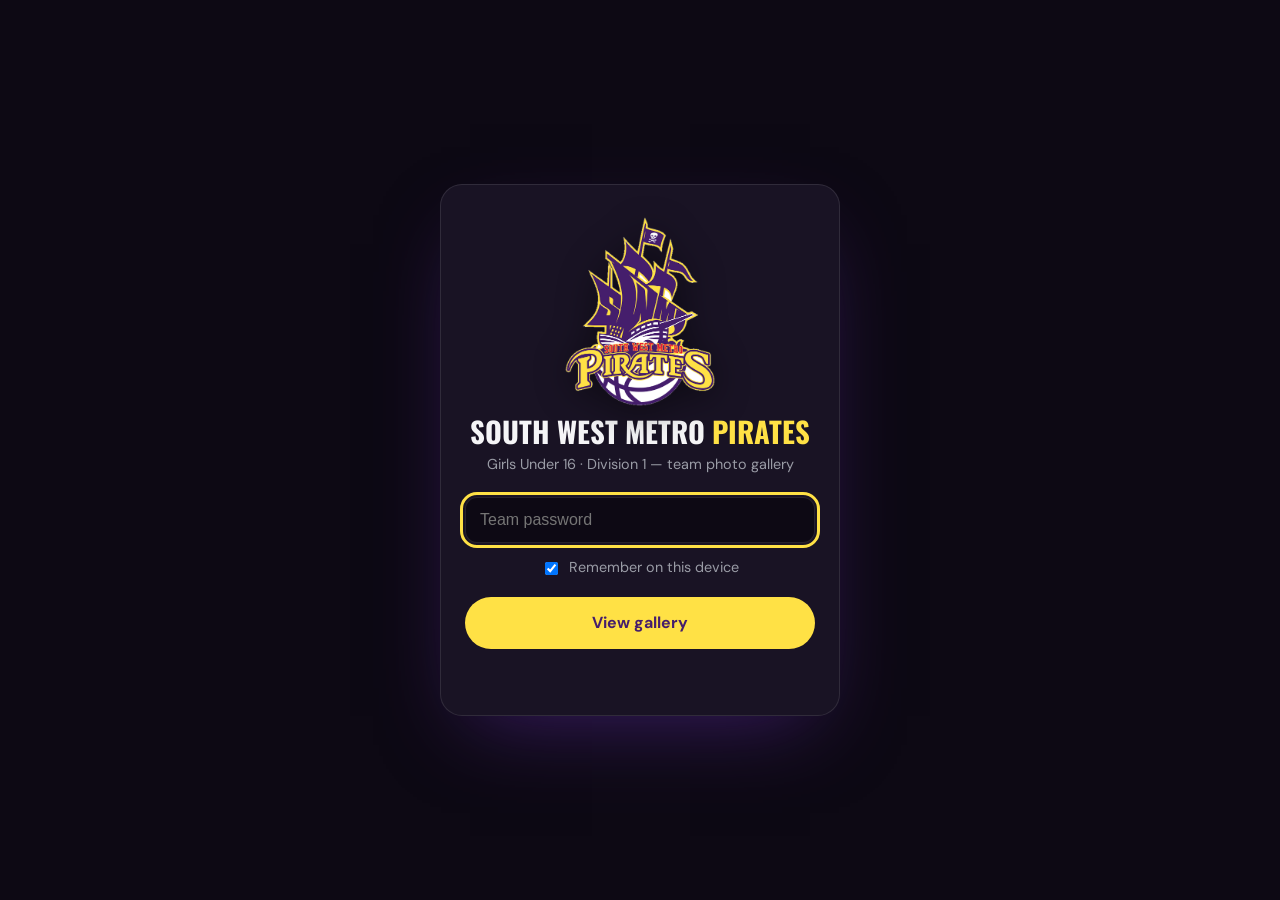
<file: pirates/index.html>
<!doctype html>
<html lang="en-AU">
<head>
  <meta charset="utf-8">
  <meta name="viewport" content="width=device-width, initial-scale=1, viewport-fit=cover">
  <title>Pirates U16 Gallery</title>
  <!-- Private team gallery: keep out of search engines and link previews. -->
  <meta name="robots" content="noindex, nofollow, noarchive, noimageindex">
  <meta name="referrer" content="no-referrer">
  <meta name="theme-color" content="#0D0914">
  <link rel="icon" href="logo.png" type="image/png">
  <link rel="apple-touch-icon" href="logo.png">
  <link rel="preconnect" href="https://fonts.googleapis.com">
  <link rel="preconnect" href="https://fonts.gstatic.com" crossorigin>
  <link href="https://fonts.googleapis.com/css2?family=Oswald:wght@500;700&family=DM+Sans:wght@400;500;700&display=swap" rel="stylesheet">
  <style>
    /* ---- Team tokens: swap these for the official Pirates colours ---- */
    :root {
      --team-primary: #5B2A9E;   /* Pirates purple (logo #451E6C, lifted for buttons) */
      --team-deep:    #451E6C;   /* logo purple */
      --team-accent:  #FFE145;   /* logo gold */
      --team-red:     #E0261B;   /* logo red */
      --bg:           #0D0914;
      --surface:      #191324;
      --surface-2:    #231B33;
      --text:         #F5F5F7;
      --muted:        #9A9CA6;
      --line:         rgba(255,255,255,.10);
      --radius:       14px;
      --font-display: 'Oswald', 'Arial Narrow', Impact, sans-serif;
      --font-body:    'DM Sans', -apple-system, BlinkMacSystemFont, 'Segoe UI', Roboto, sans-serif;
    }
    *, *::before, *::after { box-sizing: border-box; }
    html { -webkit-text-size-adjust: 100%; }
    body {
      margin: 0; min-height: 100vh; background: var(--bg); color: var(--text);
      font-family: var(--font-body); font-size: 1rem; line-height: 1.5;
    }
    a { color: inherit; }
    button { font: inherit; color: inherit; }
    img { display: block; max-width: 100%; }
    [hidden] { display: none !important; }
    .wrap { max-width: 1200px; margin: 0 auto; padding: 0 16px; }

    /* ---- Header ---- */
    .hero {
      background:
        radial-gradient(120% 140% at 0% 0%, color-mix(in srgb, var(--team-primary) 55%, transparent) 0%, transparent 60%),
        linear-gradient(180deg, #160F22 0%, var(--bg) 100%);
      border-bottom: 1px solid var(--line);
    }
    .hero .wrap { display: flex; align-items: center; gap: 18px; padding-top: 28px; padding-bottom: 28px; }
    .crest { width: 76px; height: auto; aspect-ratio: 390 / 491; flex: none; object-fit: contain; filter: drop-shadow(0 6px 18px rgba(0,0,0,.45)); }
    .hero h1 {
      margin: 0; font-family: var(--font-display); font-weight: 700; text-transform: uppercase;
      letter-spacing: .02em; font-size: clamp(1.6rem, 1.1rem + 2.4vw, 2.75rem); line-height: 1.05;
    }
    .hero p { margin: 4px 0 0; color: var(--muted); font-weight: 500; letter-spacing: .04em; text-transform: uppercase; font-size: .8rem; }
    .hero .accent { color: var(--team-accent); }
    .hero-actions { margin-left: auto; display: flex; gap: 8px; }

    .btn {
      display: inline-flex; align-items: center; gap: 8px; border: 1px solid var(--line);
      background: var(--surface); padding: 9px 14px; border-radius: 999px; cursor: pointer;
      text-decoration: none; font-size: .9rem; font-weight: 500; white-space: nowrap;
    }
    .btn:hover { background: var(--surface-2); }
    .btn-primary { background: var(--team-accent); border-color: transparent; color: var(--team-deep); font-weight: 700; }
    .btn-primary:hover { background: #FFEB80; }
    .btn:focus-visible, input:focus-visible, .card:focus-visible, .thumb:focus-visible { outline: 3px solid var(--team-accent); outline-offset: 2px; }

    /* ---- Lock screen ---- */
    .lock { min-height: 100vh; display: grid; place-items: center; padding: 24px 16px; }
    .lock-card {
      width: 100%; max-width: 400px; text-align: center; background: var(--surface);
      border: 1px solid var(--line); border-radius: 22px; padding: 32px 24px;
      box-shadow: 0 30px 80px -30px color-mix(in srgb, var(--team-primary) 60%, transparent);
    }
    .lock-card .crest { width: 150px; margin: 0 auto 10px; }
    .lock-card h1 { font-family: var(--font-display); text-transform: uppercase; margin: 0; font-size: 1.8rem; line-height: 1.1; }
    .lock-card .sub { color: var(--muted); margin: 6px 0 22px; font-size: .9rem; }
    .field { display: block; width: 100%; padding: 13px 14px; border-radius: 12px; border: 1px solid var(--line);
      background: var(--bg); color: var(--text); font-size: 1rem; }
    .remember { display: flex; align-items: center; justify-content: center; gap: 8px; margin: 14px 0 18px; color: var(--muted); font-size: .9rem; }
    .lock-card .btn-primary { width: 100%; justify-content: center; padding: 13px; font-size: 1rem; }
    .msg { min-height: 1.5em; margin: 12px 0 0; font-size: .9rem; color: #FF8A8A; }

    /* ---- Album list ---- */
    main { padding: 28px 0 64px; }
    .section-head { display: flex; align-items: baseline; justify-content: space-between; gap: 12px; margin: 0 0 16px; }
    .section-head h2 { margin: 0; font-family: var(--font-display); text-transform: uppercase; font-size: 1.4rem; letter-spacing: .02em; }
    .section-head .count { color: var(--muted); font-size: .9rem; }
    .albums { display: grid; gap: 16px; grid-template-columns: repeat(auto-fill, minmax(260px, 1fr)); }
    .players-section { margin-bottom: 32px; }
    .chips { display: flex; flex-wrap: wrap; gap: 8px; }
    .chip {
      display: inline-flex; align-items: center; gap: 8px; padding: 8px 14px 8px 8px; border-radius: 999px;
      background: var(--surface); border: 1px solid var(--line); text-decoration: none; font-weight: 500; font-size: .95rem;
    }
    .chip:hover { border-color: var(--team-accent); }
    .chip img { width: 32px; height: 32px; border-radius: 50%; object-fit: cover; background: var(--surface-2); }
    .chip .n { color: var(--muted); font-size: .8rem; font-weight: 400; }
    .lb-names { color: var(--team-accent); font-weight: 700; margin-left: 8px; }
    .tag-panel {
      position: absolute; left: 0; right: 0; bottom: 0; z-index: 2; background: var(--surface);
      border-top: 1px solid var(--line); border-radius: 18px 18px 0 0; padding: 16px 16px max(16px, env(safe-area-inset-bottom));
      max-height: 70vh; overflow-y: auto; box-shadow: 0 -20px 40px rgba(0,0,0,.5);
    }
    .tag-panel h3 { margin: 0 0 4px; font-family: var(--font-display); text-transform: uppercase; font-size: 1.1rem; }
    .tag-panel .hint { color: var(--muted); font-size: .85rem; margin: 0 0 12px; }
    .tag-toggles { display: flex; flex-wrap: wrap; gap: 8px; margin-bottom: 12px; }
    .tag-toggle { padding: 8px 14px; border-radius: 999px; border: 1px solid var(--line); background: var(--bg); cursor: pointer; font-weight: 500; }
    .tag-toggle[aria-pressed="true"] { background: var(--team-accent); color: var(--team-deep); border-color: transparent; }
    .tag-row { display: flex; gap: 8px; margin-bottom: 12px; }
    .tag-row .field { flex: 1; min-width: 0; padding: 10px 12px; }
    .tag-actions { display: flex; gap: 8px; justify-content: flex-end; }
    .tag-msg { min-height: 1.3em; font-size: .85rem; color: #FF8A8A; margin: 0 0 8px; }
    .card {
      display: block; text-align: left; padding: 0; border: 1px solid var(--line); background: var(--surface);
      border-radius: var(--radius); overflow: hidden; cursor: pointer; transition: transform .2s, border-color .2s;
      text-decoration: none;
    }
    .card:hover { transform: translateY(-3px); border-color: color-mix(in srgb, var(--team-primary) 70%, transparent); }
    .card .cover { aspect-ratio: 4 / 3; background: var(--surface-2); position: relative; overflow: hidden; }
    .card .cover img { width: 100%; height: 100%; object-fit: cover; }
    .card .cover img.crest-badge {
      position: absolute; top: 10px; left: 10px; width: 44px; height: auto; aspect-ratio: 390 / 491;
      object-fit: contain; filter: drop-shadow(0 2px 6px rgba(0,0,0,.7)); pointer-events: none;
    }
    @media (min-width: 700px) { .card .cover img.crest-badge { width: 52px; } }
    .card .cover.soon { display: grid; place-items: center; background: radial-gradient(circle at 50% 40%, color-mix(in srgb, var(--team-primary) 45%, var(--surface-2)), var(--surface-2)); }
    .card .cover.soon img { width: 34%; height: auto; object-fit: contain; opacity: .9; }
    .card .badge {
      position: absolute; right: 10px; bottom: 10px; background: rgba(0,0,0,.65); backdrop-filter: blur(6px);
      padding: 3px 10px; border-radius: 999px; font-size: .78rem; font-weight: 500;
    }
    .card .meta { padding: 12px 14px 14px; }
    .card .date { color: var(--team-accent); font-size: .75rem; font-weight: 700; letter-spacing: .08em; text-transform: uppercase; }
    .card .title { font-family: var(--font-display); font-size: 1.2rem; text-transform: uppercase; margin-top: 2px; line-height: 1.2; }

    /* ---- Album view ---- */
    .album-bar { display: flex; flex-wrap: wrap; align-items: center; gap: 10px 14px; margin-bottom: 18px; }
    .album-bar .info { flex: 1 1 220px; min-width: 0; }
    .album-bar .date { color: var(--team-accent); font-size: .78rem; font-weight: 700; letter-spacing: .08em; text-transform: uppercase; }
    .album-bar h2 { margin: 0; font-family: var(--font-display); text-transform: uppercase; font-size: clamp(1.4rem, 1rem + 2vw, 2rem); line-height: 1.1; }
    .grid { display: grid; gap: 6px; grid-template-columns: repeat(auto-fill, minmax(150px, 1fr)); }
    @media (min-width: 700px) { .grid { gap: 8px; grid-template-columns: repeat(auto-fill, minmax(200px, 1fr)); } }
    .thumb { position: relative; aspect-ratio: 1; padding: 0; border: 0; border-radius: 8px; overflow: hidden; background: var(--surface-2); cursor: zoom-in; }
    .thumb img { width: 100%; height: 100%; object-fit: cover; transition: transform .3s; }
    .thumb:hover img { transform: scale(1.04); }
    .thumb .play {
      position: absolute; inset: 0; display: grid; place-items: center; pointer-events: none;
      background: linear-gradient(transparent 50%, rgba(0,0,0,.45));
    }
    .thumb .play svg { width: 44px; height: 44px; filter: drop-shadow(0 2px 6px rgba(0,0,0,.6)); }

    .empty { text-align: center; color: var(--muted); padding: 56px 16px; border: 1px dashed var(--line); border-radius: var(--radius); }
    .empty strong { color: var(--text); display: block; font-size: 1.1rem; margin-bottom: 6px; }
    .empty code { background: var(--surface-2); padding: 2px 6px; border-radius: 6px; color: var(--team-accent); }
    .skeleton { aspect-ratio: 4/3; border-radius: var(--radius); background: linear-gradient(90deg, var(--surface) 0%, var(--surface-2) 50%, var(--surface) 100%); background-size: 200% 100%; animation: shimmer 1.4s infinite; }
    @keyframes shimmer { to { background-position: -200% 0; } }

    /* ---- Lightbox: swipe / scroll through photos ---- */
    .lightbox { position: fixed; inset: 0; z-index: 50; background: #000; display: flex; flex-direction: column; }
    .lb-top { display: flex; align-items: center; gap: 8px; padding: 10px 12px; padding-top: max(10px, env(safe-area-inset-top)); }
    .lb-counter { font-size: .9rem; color: var(--muted); margin-right: auto; padding-left: 4px; }
    .icon-btn { width: 42px; height: 42px; display: grid; place-items: center; border-radius: 999px; border: 0; background: rgba(255,255,255,.08); cursor: pointer; text-decoration: none; }
    .icon-btn:hover { background: rgba(255,255,255,.16); }
    .icon-btn svg { width: 20px; height: 20px; }
    .lb-track {
      flex: 1 1 0; min-height: 0; display: flex; overflow-x: auto; overflow-y: hidden; scroll-snap-type: x mandatory;
      scrollbar-width: none; overscroll-behavior: contain;
    }
    .lb-track::-webkit-scrollbar { display: none; }
    .slide { flex: 0 0 100%; height: 100%; scroll-snap-align: center; scroll-snap-stop: always; display: flex; align-items: center; justify-content: center; padding: 8px; min-width: 0; }
    /* Fill the slide box and letterbox inside it, so the whole photo always shows (no cropping). */
    .slide img { display: block; width: 100%; height: 100%; object-fit: contain; user-select: none; -webkit-user-drag: none; }
    .slide iframe { width: min(100%, 1100px); aspect-ratio: 16/9; max-height: 100%; border: 0; border-radius: 8px; background: #000; }
    .lb-nav { position: absolute; top: 50%; transform: translateY(-50%); width: 48px; height: 48px; }
    .lb-prev { left: 12px; } .lb-next { right: 12px; }
    @media (hover: none) { .lb-nav { display: none; } }
    .lb-hint { text-align: center; font-size: .78rem; color: var(--muted); padding: 6px 0 max(10px, env(safe-area-inset-bottom)); }

    footer { border-top: 1px solid var(--line); color: var(--muted); font-size: .82rem; padding: 18px 0 28px; }
    footer .wrap { display: flex; flex-wrap: wrap; gap: 8px 16px; justify-content: space-between; }

    @media (max-width: 560px) {
      .hero .wrap { gap: 12px; padding-top: 18px; padding-bottom: 18px; }
      .crest { width: 52px; }
      .hero p { font-size: .7rem; }
      .hero-actions { flex-direction: column; gap: 6px; }
      .hero-actions .btn { padding: 6px 12px; font-size: .8rem; }
    }
    @media (prefers-reduced-motion: reduce) { *, *::before, *::after { transition: none !important; animation: none !important; scroll-behavior: auto !important; } }
  </style>
</head>
<body>

  <!-- ===== Lock screen ===== -->
  <section class="lock" id="lock">
    <form class="lock-card" id="lock-form" autocomplete="on">
      <img class="crest" src="logo.png" alt="South West Metro Pirates logo" width="390" height="491">
      <h1>South West Metro <span style="color:var(--team-accent)">Pirates</span></h1>
      <p class="sub">Girls Under 16 · Division 1 — team photo gallery</p>
      <label for="pw" class="sr-only" style="position:absolute;left:-9999px">Team password</label>
      <input class="field" id="pw" name="password" type="password" placeholder="Team password" autocomplete="current-password" required>
      <label class="remember"><input type="checkbox" id="remember" checked> Remember on this device</label>
      <button class="btn btn-primary" type="submit" id="unlock-btn">View gallery</button>
      <p class="msg" id="lock-msg" role="alert"></p>
    </form>
  </section>

  <!-- ===== Gallery ===== -->
  <div id="app" hidden>
    <header class="hero">
      <div class="wrap">
        <img class="crest" src="logo.png" alt="South West Metro Pirates logo" width="390" height="491">
        <div>
          <h1>South West Metro <span class="accent">Pirates</span></h1>
          <p>Girls Under 16 · Division 1</p>
        </div>
        <div class="hero-actions">
          <button class="btn" id="refresh-btn" type="button">Refresh</button>
          <button class="btn" id="lock-btn" type="button">Lock</button>
        </div>
      </div>
    </header>

    <main class="wrap">
      <section id="albums-view">
        <div class="players-section" id="players-section" hidden>
          <div class="section-head">
            <h2>Players</h2>
            <span class="count">Tap a name to see her photos</span>
          </div>
          <div class="chips" id="players"></div>
        </div>
        <div class="section-head">
          <h2>Games &amp; events</h2>
          <span class="count" id="albums-count"></span>
        </div>
        <div class="albums" id="albums"></div>
      </section>

      <section id="album-view" hidden>
        <div class="album-bar">
          <a class="btn" href="#" id="back-btn">← All games</a>
          <div class="info">
            <div class="date" id="album-date"></div>
            <h2 id="album-title"></h2>
          </div>
          <a class="btn" id="album-drive" target="_blank" rel="noopener">Download from Drive</a>
        </div>
        <div class="grid" id="grid"></div>
      </section>
    </main>

    <footer>
      <div class="wrap">
        <span>Private team gallery — please don't share photos of players outside the team.</span>
        <span>Hosted by <a href="/">Black Star Media</a></span>
      </div>
    </footer>
  </div>

  <!-- ===== Lightbox ===== -->
  <div class="lightbox" id="lightbox" role="dialog" aria-modal="true" aria-label="Photo viewer" hidden>
    <div class="lb-top">
      <span class="lb-counter" id="lb-counter"></span>
      <button class="icon-btn" id="lb-tag" type="button" title="Tag players" aria-label="Tag players">
        <svg viewBox="0 0 24 24" fill="none" stroke="currentColor" stroke-width="2" stroke-linecap="round" stroke-linejoin="round"><path d="M20.6 13.4 12 22l-9-9V4h9l8.6 8.6a1 1 0 0 1 0 1.4z"/><circle cx="7.5" cy="8.5" r="1.5"/></svg>
      </button>
      <a class="icon-btn" id="lb-download" title="Download" aria-label="Download" target="_blank" rel="noopener">
        <svg viewBox="0 0 24 24" fill="none" stroke="currentColor" stroke-width="2" stroke-linecap="round"><path d="M12 3v12m0 0-5-5m5 5 5-5M4 20h16"/></svg>
      </a>
      <button class="icon-btn" id="lb-close" type="button" title="Close" aria-label="Close">
        <svg viewBox="0 0 24 24" fill="none" stroke="currentColor" stroke-width="2" stroke-linecap="round"><path d="M6 6l12 12M18 6 6 18"/></svg>
      </button>
    </div>
    <div class="lb-track" id="lb-track"></div>
    <button class="icon-btn lb-nav lb-prev" id="lb-prev" type="button" aria-label="Previous photo">
      <svg viewBox="0 0 24 24" fill="none" stroke="currentColor" stroke-width="2" stroke-linecap="round"><path d="m15 5-7 7 7 7"/></svg>
    </button>
    <button class="icon-btn lb-nav lb-next" id="lb-next" type="button" aria-label="Next photo">
      <svg viewBox="0 0 24 24" fill="none" stroke="currentColor" stroke-width="2" stroke-linecap="round"><path d="m9 5 7 7-7 7"/></svg>
    </button>
    <div class="lb-hint">Swipe or use ← → to scroll through photos</div>

    <div class="tag-panel" id="tag-panel" hidden>
      <form id="tag-auth" hidden>
        <h3>Tag players</h3>
        <p class="hint">Enter the tagging password to add or remove names.</p>
        <div class="tag-row">
          <input class="field" id="tag-pw" type="password" placeholder="Tagging password" autocomplete="off">
          <button class="btn btn-primary" type="submit">Unlock</button>
        </div>
        <p class="tag-msg" id="tag-auth-msg" role="alert"></p>
        <div class="tag-actions"><button class="btn" type="button" data-tag-cancel>Cancel</button></div>
      </form>
      <form id="tag-edit" hidden>
        <h3>Who's in this photo?</h3>
        <p class="hint">Tap names to tag or untag.</p>
        <div class="tag-toggles" id="tag-toggles"></div>
        <div class="tag-row">
          <input class="field" id="tag-new" type="text" placeholder="Add a new player (first name)" maxlength="30" autocomplete="off">
          <button class="btn" type="button" id="tag-add">Add</button>
        </div>
        <p class="tag-msg" id="tag-msg" role="alert"></p>
        <div class="tag-actions">
          <button class="btn" type="button" data-tag-cancel>Cancel</button>
          <button class="btn btn-primary" type="submit" id="tag-save">Save</button>
        </div>
      </form>
    </div>
  </div>

  <script>
  (function () {
    "use strict";

    // Apps Script web app URL (see scripts/pirates-gallery.gs for setup).
    var ENDPOINT = "https://script.google.com/macros/s/AKfycbx-b68-wSrHyN012E1G2BOW2dFMkjO7XmZYEuMv42Df_9HC_DpcDgMEX7Q1uaaCNhcsyQ/exec";
    var DRIVE_FOLDER = "https://drive.google.com/drive/folders/18V0NO9Me4r8NFBcfgkihZS91B6iofCcu";
    var PW_KEY = "pirates-gallery-pw";
    var DATA_KEY = "pirates-gallery-data";

    var $ = function (id) { return document.getElementById(id); };
    var albums = [];
    var roster = [];      // every player name the server knows (including ones with no photos yet)
    var TAG_KEY = "pirates-gallery-tagpw";
    var current = null;   // album being viewed
    var lbIndex = 0;

    // ---------- storage (never trusted to exist) ----------
    function store(kind) { try { return window[kind]; } catch (_) { return null; } }
    function get(kind, k) { try { var s = store(kind); return s ? s.getItem(k) : null; } catch (_) { return null; } }
    function set(kind, k, v) { try { var s = store(kind); if (s) s.setItem(k, v); } catch (_) {} }
    function del(kind, k) { try { var s = store(kind); if (s) s.removeItem(k); } catch (_) {} }

    // ---------- Drive URLs ----------
    function thumbUrl(id, w) { return "https://drive.google.com/thumbnail?id=" + encodeURIComponent(id) + "&sz=w" + (w || 600); }
    function fullUrl(id) { return "https://lh3.googleusercontent.com/d/" + encodeURIComponent(id) + "=w2400"; }
    function videoUrl(id) { return "https://drive.google.com/file/d/" + encodeURIComponent(id) + "/preview"; }
    function downloadUrl(id) { return "https://drive.google.com/uc?export=download&id=" + encodeURIComponent(id); }

    function fmtDate(iso) {
      if (!iso) return "";
      var d = new Date(iso + "T12:00:00");
      if (isNaN(d)) return iso;
      return d.toLocaleDateString("en-AU", { weekday: "short", day: "numeric", month: "short", year: "numeric" });
    }
    function el(tag, cls, text) { var n = document.createElement(tag); if (cls) n.className = cls; if (text != null) n.textContent = text; return n; }

    // ---------- unlock ----------
    function fetchAlbums(password) {
      if (ENDPOINT.indexOf("http") !== 0) return Promise.reject("no_endpoint");
      return fetch(ENDPOINT, {
        method: "POST",
        headers: { "Content-Type": "text/plain;charset=utf-8" }, // avoids a CORS preflight
        body: JSON.stringify({ password: password })
      })
      .then(function (r) { return r.json().catch(function () { throw "bad_response"; }); })
      .then(function (res) {
        if (!res || !res.ok) throw (res && res.error) || "server_error";
        return { albums: res.albums || [], roster: res.roster || [] };
      });
    }

    function errorText(code) {
      if (code === "bad_password") return "That password isn't right — check with the team manager.";
      if (code === "no_endpoint") return "The gallery is still being set up. Check back soon. (code 1)";
      if (code === "not_configured") return "The gallery password hasn't been set on the server yet. (code 2)";
      if (code === "bad_response") return "The gallery server didn't respond properly — its access may not be set to \"Anyone\". (code 3)";
      return "Couldn't reach the gallery. Check your connection and try again. (code 4)";
    }

    function unlock(password, remember, silent) {
      var btn = $("unlock-btn");
      btn.disabled = true; btn.textContent = "Opening…";
      $("lock-msg").textContent = "";
      return fetchAlbums(password).then(function (list) {
        set(remember ? "localStorage" : "sessionStorage", PW_KEY, password);
        set("sessionStorage", DATA_KEY, JSON.stringify(list));
        showGallery(list);
      }).catch(function (code) {
        if (code === "bad_password") { del("localStorage", PW_KEY); del("sessionStorage", PW_KEY); }
        if (!silent || code !== "bad_password") $("lock-msg").textContent = errorText(code);
        $("lock").hidden = false; $("app").hidden = true;
      }).then(function () { btn.disabled = false; btn.textContent = "View gallery"; });
    }

    $("lock-form").addEventListener("submit", function (e) {
      e.preventDefault();
      var pw = $("pw").value.trim();
      if (pw) unlock(pw, $("remember").checked);
    });

    $("lock-btn").addEventListener("click", function () {
      del("localStorage", PW_KEY); del("sessionStorage", PW_KEY); del("sessionStorage", DATA_KEY);
      albums = []; $("pw").value = ""; location.hash = "";
      $("app").hidden = true; $("lock").hidden = false; $("pw").focus();
    });

    $("refresh-btn").addEventListener("click", function () {
      var pw = get("localStorage", PW_KEY) || get("sessionStorage", PW_KEY);
      if (!pw) return;
      $("albums").innerHTML = '<div class="skeleton"></div><div class="skeleton"></div><div class="skeleton"></div>';
      var remember = !!get("localStorage", PW_KEY);
      unlock(pw, remember, true);
    });

    // ---------- render ----------
    function showGallery(data) {
      albums = Array.isArray(data) ? data : (data.albums || []);
      roster = Array.isArray(data) ? [] : (data.roster || []);
      $("lock").hidden = true; $("app").hidden = false;
      renderAlbums();
      route();
    }

    // Build one virtual album per tagged player, across all games (in game order).
    function playerAlbums() {
      var map = {};
      albums.slice().reverse().forEach(function (a) { // oldest game first
        a.items.forEach(function (it) {
          (it.players || []).forEach(function (n) { (map[n] = map[n] || []).push(it); });
        });
      });
      // Display order = roster order (set in the private tags file); any others alphabetically after.
      var order = roster.filter(function (n) { return map[n]; })
        .concat(Object.keys(map).filter(function (n) { return roster.indexOf(n) < 0; }).sort());
      return order.map(function (n) {
        return { id: "player:" + n, title: n, date: "", url: DRIVE_FOLDER, items: map[n], player: true };
      });
    }

    function renderPlayers() {
      var list = playerAlbums(), wrap = $("players");
      wrap.innerHTML = "";
      $("players-section").hidden = !list.length;
      list.forEach(function (p) {
        var a = el("a", "chip"); a.href = "#/player/" + encodeURIComponent(p.title);
        var img = el("img"); img.loading = "lazy"; img.alt = ""; img.src = thumbUrl(p.items[0].id, 200);
        a.appendChild(img); a.appendChild(el("span", null, p.title));
        a.appendChild(el("span", "n", String(p.items.length)));
        wrap.appendChild(a);
      });
    }

    function renderAlbums() {
      renderPlayers();
      var wrap = $("albums");
      wrap.innerHTML = "";
      var photos = albums.reduce(function (n, a) { return n + a.items.length; }, 0);
      $("albums-count").textContent = albums.length ? albums.length + (albums.length === 1 ? " album · " : " albums · ") + photos + " photos" : "";

      if (!albums.length) {
        var empty = el("div", "empty");
        empty.style.gridColumn = "1 / -1";
        empty.appendChild(el("strong", null, "No photos yet"));
        empty.appendChild(document.createTextNode("Photos from each game will appear here soon. "));
        wrap.appendChild(empty);
        return;
      }

      albums.forEach(function (a) {
        var card = el("a", "card");
        card.href = "#/album/" + encodeURIComponent(a.id);
        var cover = el("div", "cover");
        var first = a.items.filter(function (i) { return i.type === "image"; })[0] || a.items[0];
        var img = el("img"); img.loading = "lazy"; img.alt = "";
        if (first) img.src = thumbUrl(first.id, 800);
        else { cover.className = "cover soon"; img.src = "logo.png"; }   // game folder created, no photos yet
        cover.appendChild(img);
        if (first) {                                  // team crest in the top-left of every game cover
          var crest = el("img", "crest-badge"); crest.src = "logo.png"; crest.alt = ""; crest.loading = "lazy";
          cover.appendChild(crest);
        }
        cover.appendChild(el("span", "badge", !a.items.length ? "Photos coming soon" : a.items.length + (a.items.length === 1 ? " photo" : " photos")));
        var meta = el("div", "meta");
        if (a.date) meta.appendChild(el("div", "date", fmtDate(a.date)));
        meta.appendChild(el("div", "title", a.title));
        card.appendChild(cover); card.appendChild(meta);
        wrap.appendChild(card);
      });
    }

    function renderAlbum(a) {
      current = a;
      $("album-date").textContent = a.player ? a.items.length + " photos · all games" : fmtDate(a.date);
      $("album-title").textContent = a.title;
      $("album-drive").href = a.url || DRIVE_FOLDER;
      var grid = $("grid");
      grid.innerHTML = "";
      if (!a.items.length) {
        var e = el("div", "empty"); e.style.gridColumn = "1 / -1";
        e.appendChild(el("strong", null, "Photos coming soon"));
        e.appendChild(document.createTextNode("Photos from this game haven't been added yet."));
        grid.appendChild(e);
      }
      a.items.forEach(function (item, i) {
        var b = el("button", "thumb");
        b.type = "button";
        b.setAttribute("aria-label", (item.type === "video" ? "Play video " : "Open photo ") + (i + 1));
        var img = el("img"); img.loading = "lazy"; img.alt = ""; img.src = thumbUrl(item.id, 500);
        b.appendChild(img);
        if (item.type === "video") {
          var p = el("span", "play");
          p.innerHTML = '<svg viewBox="0 0 24 24"><circle cx="12" cy="12" r="11" fill="rgba(0,0,0,.55)"/><path d="M10 8l6 4-6 4z" fill="#fff"/></svg>';
          b.appendChild(p);
        }
        b.addEventListener("click", function () { openLightbox(i); });
        grid.appendChild(b);
      });
    }

    // ---------- routing (#/album/<id>) ----------
    function route() {
      if (!albums.length && $("app").hidden) return;
      var m = location.hash.match(/^#\/album\/(.+)$/), pm = location.hash.match(/^#\/player\/(.+)$/);
      var a = m && albums.filter(function (x) { return x.id === decodeURIComponent(m[1]); })[0];
      if (pm) a = playerAlbums().filter(function (x) { return x.title === decodeURIComponent(pm[1]); })[0];
      if (a) {
        renderAlbum(a);
        $("albums-view").hidden = true; $("album-view").hidden = false;
        window.scrollTo(0, 0);
      } else {
        closeLightbox();
        current = null;
        $("album-view").hidden = true; $("albums-view").hidden = false;
      }
    }
    window.addEventListener("hashchange", route);
    $("back-btn").addEventListener("click", function (e) { e.preventDefault(); location.hash = ""; });

    // ---------- lightbox ----------
    var track = $("lb-track"), lb = $("lightbox");

    function buildSlide(item) {
      var s = el("div", "slide");
      s.dataset.id = item.id;
      s.dataset.type = item.type;
      return s;
    }
    // Only load the visible slide and its neighbours.
    function hydrate(i) {
      for (var j = i - 1; j <= i + 1; j++) {
        var s = track.children[j];
        if (!s || s.firstChild) continue;
        if (s.dataset.type === "video") {
          var f = document.createElement("iframe");
          f.src = videoUrl(s.dataset.id); f.allow = "autoplay; fullscreen"; f.allowFullscreen = true;
          f.title = "Video";
          s.appendChild(f);
        } else {
          var img = el("img"); img.alt = "Photo " + (j + 1); img.decoding = "async";
          img.src = fullUrl(s.dataset.id);
          img.onerror = function () { this.onerror = null; this.src = thumbUrl(this.parentNode.dataset.id, 2000); };
          s.appendChild(img);
        }
      }
    }
    function updateLb(i) {
      lbIndex = i;
      var item = current.items[i];
      renderLbLabel();
      $("lb-download").href = downloadUrl(item.id);
      hydrate(i);
      // stop videos that scrolled away
      Array.prototype.forEach.call(track.children, function (s, j) {
        if (j !== i && s.dataset.type === "video" && s.firstChild) s.innerHTML = "";
      });
    }
    function renderLbLabel() {
      var item = current.items[lbIndex];
      $("lb-counter").textContent = (lbIndex + 1) + " / " + current.items.length;
      if (item.players && item.players.length) $("lb-counter").appendChild(el("span", "lb-names", item.players.join(" · ")));
    }
    function openLightbox(i) {
      track.innerHTML = "";
      current.items.forEach(function (item) { track.appendChild(buildSlide(item)); });
      lb.hidden = false;
      document.body.style.overflow = "hidden";
      track.scrollLeft = i * track.clientWidth;
      updateLb(i);
      $("lb-close").focus();
    }
    function closeLightbox() {
      if (lb.hidden) return;
      closeTagPanel();
      lb.hidden = true; track.innerHTML = "";
      document.body.style.overflow = "";
      var t = $("grid").children[lbIndex]; if (t) t.focus();
    }
    function go(delta) {
      var i = Math.max(0, Math.min(current.items.length - 1, lbIndex + delta));
      track.scrollTo({ left: i * track.clientWidth, behavior: "smooth" });
    }
    var scrollTimer;
    track.addEventListener("scroll", function () {
      clearTimeout(scrollTimer);
      scrollTimer = setTimeout(function () {
        var i = Math.round(track.scrollLeft / track.clientWidth);
        if (i !== lbIndex) updateLb(i);
      }, 60);
    }, { passive: true });
    // Mouse wheel scrolls through photos too.
    track.addEventListener("wheel", function (e) {
      if (Math.abs(e.deltaY) > Math.abs(e.deltaX) && Math.abs(e.deltaY) > 20) {
        e.preventDefault();
        if (!track._wheelLock) { track._wheelLock = true; go(e.deltaY > 0 ? 1 : -1); setTimeout(function () { track._wheelLock = false; }, 350); }
      }
    }, { passive: false });
    window.addEventListener("resize", function () { if (!lb.hidden) track.scrollLeft = lbIndex * track.clientWidth; });
    $("lb-prev").addEventListener("click", function () { go(-1); });
    $("lb-next").addEventListener("click", function () { go(1); });
    $("lb-close").addEventListener("click", closeLightbox);
    document.addEventListener("keydown", function (e) {
      if (lb.hidden) return;
      if (!$("tag-panel").hidden) { if (e.key === "Escape") closeTagPanel(); return; }
      if (e.key === "Escape") closeLightbox();
      else if (e.key === "ArrowRight") go(1);
      else if (e.key === "ArrowLeft") go(-1);
    });

    // ---------- tagging ----------
    var pending = [];   // names selected in the open panel

    function api(body) {
      body.password = get("localStorage", PW_KEY) || get("sessionStorage", PW_KEY) || "";
      return fetch(ENDPOINT, { method: "POST", headers: { "Content-Type": "text/plain;charset=utf-8" }, body: JSON.stringify(body) })
        .then(function (r) { return r.json().catch(function () { throw "bad_response"; }); })
        .then(function (res) {
          if (!res || !res.ok) throw (res && res.error) || "server_error";
          // An older script ignores tag actions and just returns the albums.
          if (body.action && res.albums) throw "tagging_disabled";
          return res;
        });
    }
    function tagErrorText(code) {
      if (code === "bad_tag_password") return "That tagging password isn't right.";
      if (code === "tagging_disabled") return "Tagging hasn't been switched on yet (no tagging password set in the script).";
      if (code === "bad_photo") return "This photo can't be tagged.";
      return "Couldn't save — check your connection and try again.";
    }
    function openTagPanel() {
      var item = current.items[lbIndex];
      pending = (item.players || []).slice();
      $("tag-panel").hidden = false;
      $("tag-msg").textContent = ""; $("tag-auth-msg").textContent = "";
      if (get("sessionStorage", TAG_KEY)) showTagEditor(); else { $("tag-edit").hidden = true; $("tag-auth").hidden = false; $("tag-pw").value = ""; $("tag-pw").focus(); }
    }
    function closeTagPanel() { $("tag-panel").hidden = true; }
    function showTagEditor() {
      $("tag-auth").hidden = true; $("tag-edit").hidden = false;
      renderToggles();
    }
    function renderToggles() {
      var wrap = $("tag-toggles"); wrap.innerHTML = "";
      var names = roster.slice();
      pending.forEach(function (n) { if (names.indexOf(n) < 0) names.push(n); });
      names.forEach(function (n) {
        var b = el("button", "tag-toggle", n); b.type = "button";
        b.setAttribute("aria-pressed", pending.indexOf(n) >= 0 ? "true" : "false");
        b.addEventListener("click", function () {
          var k = pending.indexOf(n);
          if (k >= 0) pending.splice(k, 1); else pending.push(n);
          b.setAttribute("aria-pressed", k >= 0 ? "false" : "true");
        });
        wrap.appendChild(b);
      });
    }
    $("lb-tag").addEventListener("click", openTagPanel);
    Array.prototype.forEach.call(document.querySelectorAll("[data-tag-cancel]"), function (b) { b.addEventListener("click", closeTagPanel); });

    $("tag-auth").addEventListener("submit", function (e) {
      e.preventDefault();
      var pw = $("tag-pw").value.trim(); if (!pw) return;
      $("tag-auth-msg").textContent = "Checking…";
      api({ action: "checkTagPassword", tagPassword: pw }).then(function () {
        set("sessionStorage", TAG_KEY, pw); $("tag-auth-msg").textContent = ""; showTagEditor();
      }).catch(function (code) { $("tag-auth-msg").textContent = tagErrorText(code); });
    });

    $("tag-add").addEventListener("click", function () {
      var n = $("tag-new").value.replace(/\s+/g, " ").trim();
      if (!/^[A-Za-z][A-Za-z '\-]{0,29}$/.test(n)) { $("tag-msg").textContent = "Use letters only (first name)."; return; }
      n = n.charAt(0).toUpperCase() + n.slice(1);
      var known = roster.concat(pending).filter(function (r) { return r.toLowerCase() === n.toLowerCase(); })[0];
      n = known || n;
      if (pending.indexOf(n) < 0) pending.push(n);
      $("tag-new").value = ""; $("tag-msg").textContent = "";
      renderToggles();
    });
    $("tag-new").addEventListener("keydown", function (e) { if (e.key === "Enter") { e.preventDefault(); $("tag-add").click(); } });

    $("tag-edit").addEventListener("submit", function (e) {
      e.preventDefault();
      var item = current.items[lbIndex], btn = $("tag-save");
      btn.disabled = true; btn.textContent = "Saving…"; $("tag-msg").textContent = "";
      api({ action: "setTags", tagPassword: get("sessionStorage", TAG_KEY), photo: item.id, players: pending })
        .then(function (res) {
          // the same item object is shared by the game album and the player views
          if (res.players.length) item.players = res.players; else delete item.players;
          roster = res.roster || roster;
          set("sessionStorage", DATA_KEY, JSON.stringify({ albums: albums, roster: roster }));
          renderPlayers(); renderLbLabel(); closeTagPanel();
        })
        .catch(function (code) {
          if (code === "bad_tag_password") { del("sessionStorage", TAG_KEY); $("tag-edit").hidden = true; $("tag-auth").hidden = false; $("tag-auth-msg").textContent = tagErrorText(code); }
          else $("tag-msg").textContent = tagErrorText(code);
        })
        .then(function () { btn.disabled = false; btn.textContent = "Save"; });
    });

    // ---------- boot ----------
    var savedPw = get("localStorage", PW_KEY) || get("sessionStorage", PW_KEY);
    var cached = get("sessionStorage", DATA_KEY);
    if (savedPw && cached) {
      try {
        showGallery(JSON.parse(cached));          // instant, from this tab's saved copy…
        fetchAlbums(savedPw).then(function (fresh) { // …then quietly swap in the latest from Drive
          set("sessionStorage", DATA_KEY, JSON.stringify(fresh));
          if ($("tag-panel").hidden && lb.hidden) showGallery(fresh);
        }).catch(function () {});
        return;
      } catch (_) {}
    }
    if (savedPw) unlock(savedPw, !!get("localStorage", PW_KEY), true);
    else $("pw").focus();
  })();
  </script>
</body>
</html>
</file>
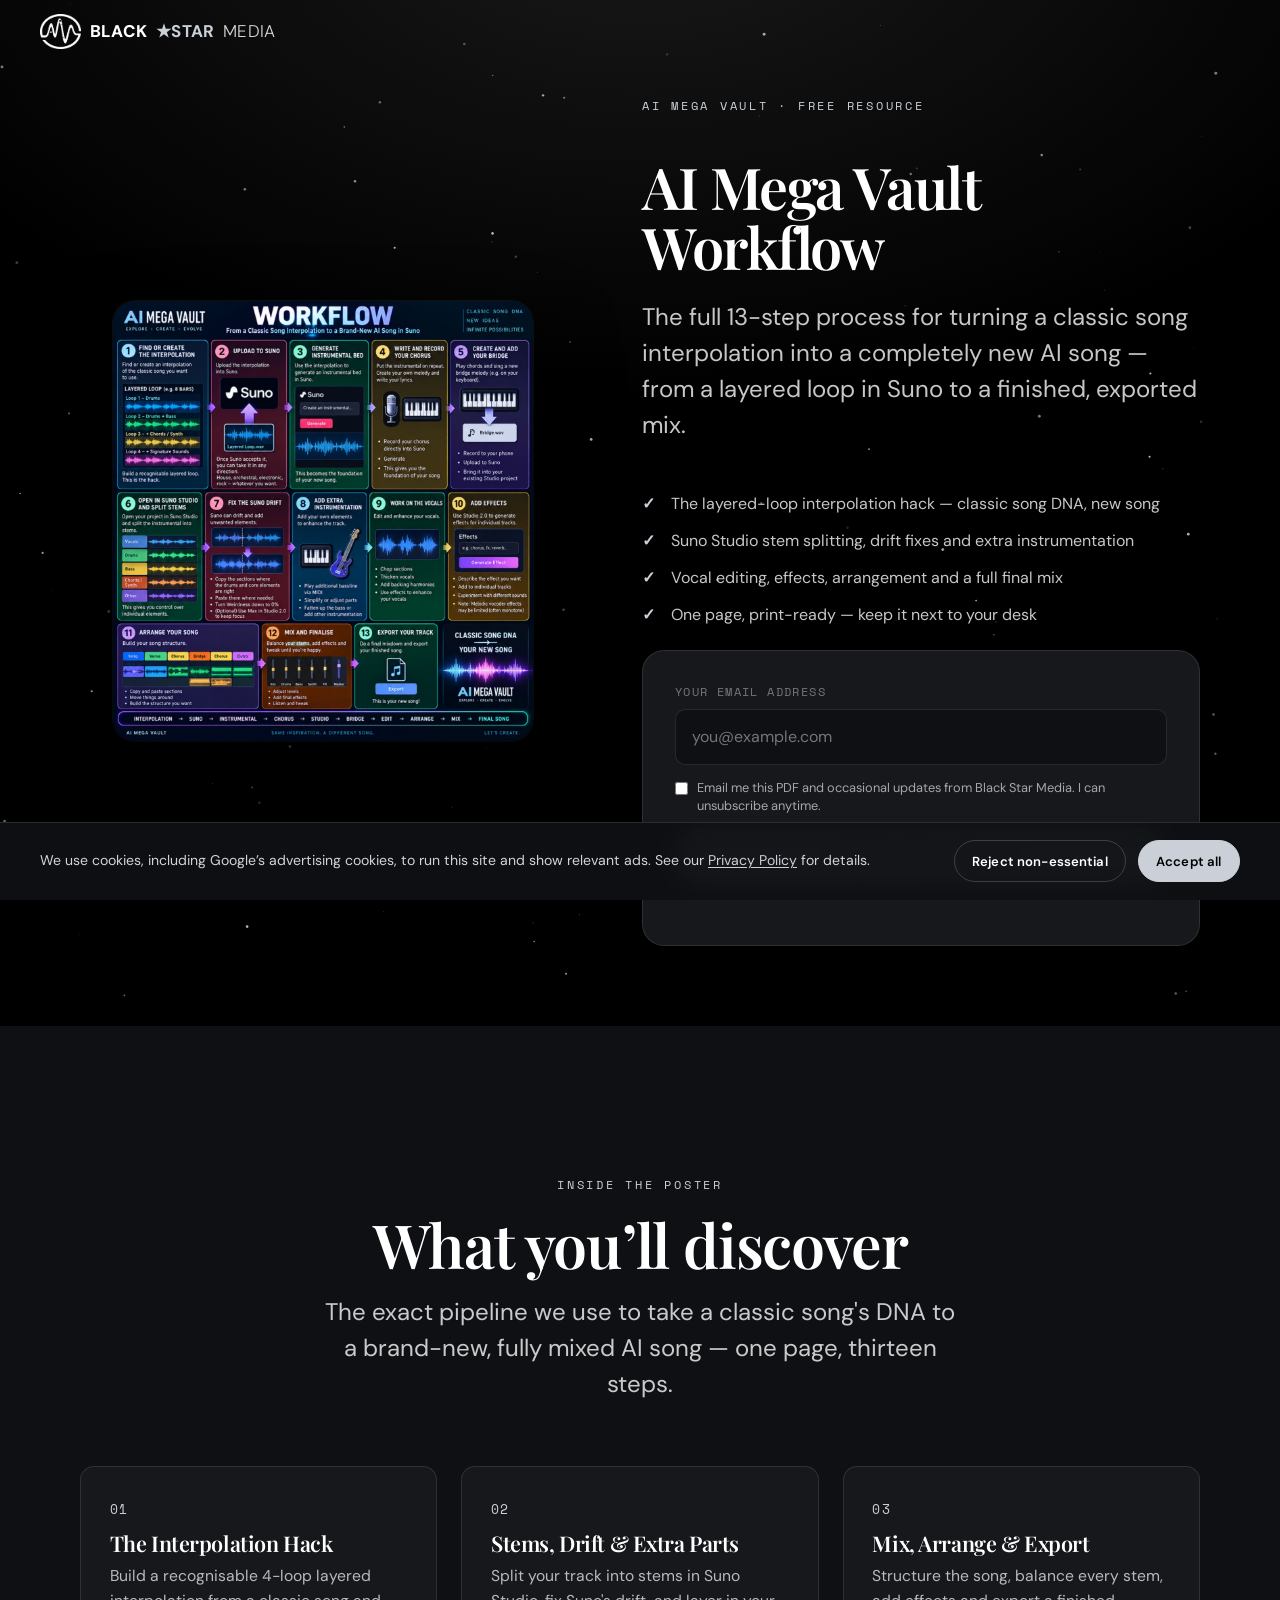
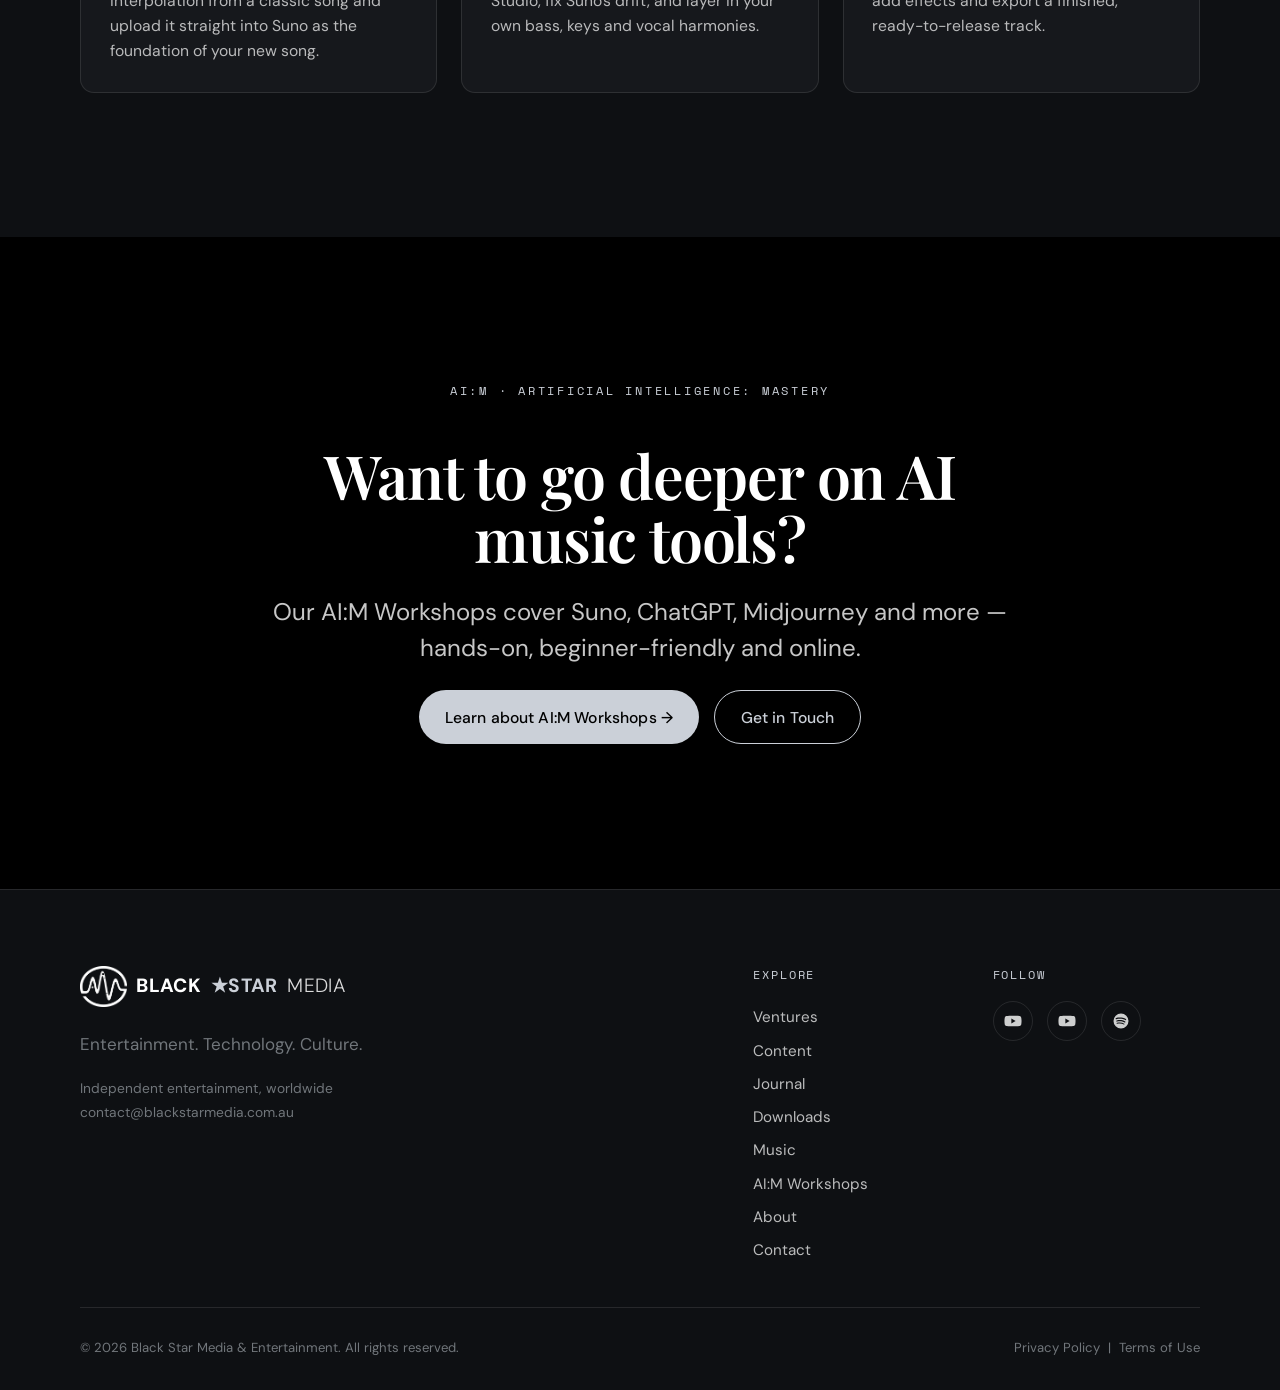
<file: ai-mega-vault-workflow.html>
<!DOCTYPE html>
<html lang="en-AU">
<head>
  <meta charset="UTF-8" />
  <meta name="viewport" content="width=device-width, initial-scale=1.0" />

  <title>AI Mega Vault Workflow — Free Suno Song Creation Poster | Black Star Media</title>
  <meta name="description" content="Get our free 13-step poster for turning a classic song interpolation into a brand-new AI song in Suno — layered loops, stem splitting, mixing and more. Enter your email and we'll send it instantly." />
  <meta name="theme-color" content="#000000" />
  <link rel="canonical" href="https://blackstarmedia.com.au/ai-mega-vault-workflow.html" />

  <meta property="og:type" content="website" />
  <meta property="og:site_name" content="Black Star Media &amp; Entertainment" />
  <meta property="og:title" content="AI Mega Vault Workflow (Free PDF Poster)" />
  <meta property="og:description" content="The 13-step Suno song-creation pipeline — from a classic song's DNA to a brand-new, fully mixed track. Free to download." />
  <meta property="og:url" content="https://blackstarmedia.com.au/ai-mega-vault-workflow.html" />
  <meta property="og:image" content="https://blackstarmedia.com.au/assets/img/og-cover.jpg" />
  <meta name="twitter:card" content="summary_large_image" />

  <link rel="icon" type="image/png" href="assets/img/favicon.png" />
  <link rel="apple-touch-icon" href="assets/img/favicon.png" />

  <link rel="preconnect" href="https://fonts.googleapis.com" />
  <link rel="preconnect" href="https://fonts.gstatic.com" crossorigin />
  <link href="https://fonts.googleapis.com/css2?family=Playfair+Display:wght@500;600;700&family=DM+Sans:wght@300;400;500;700;800&family=Space+Mono&display=swap" rel="stylesheet" />

  <link rel="stylesheet" href="assets/css/styles.css?v=20260824" />

  <!-- Consent Mode defaults — must run before the AdSense script -->
  <script>
    window.dataLayer = window.dataLayer || [];
    function gtag(){ dataLayer.push(arguments); }
    gtag('consent', 'default', {
      ad_storage: 'denied',
      ad_user_data: 'denied',
      ad_personalization: 'denied',
      analytics_storage: 'denied',
      wait_for_update: 500
    });
  </script>
  <script async src="https://pagead2.googlesyndication.com/pagead/js/adsbygoogle.js?client=ca-pub-6512943011057060" crossorigin="anonymous"></script>

  <style>
    /* ── Landing-page overrides ── */
    .lp-nav .nav__links { display: none; }

    .lp-hero {
      position: relative;
      min-height: 100svh;
      display: flex;
      align-items: center;
      overflow: hidden;
      background:
        radial-gradient(120% 90% at 50% -10%, rgba(203,208,216,0.12), transparent 55%),
        var(--color-black);
      padding-block: var(--nav-h) 5rem;
    }

    .lp-hero__inner {
      position: relative;
      z-index: 2;
      display: grid;
      grid-template-columns: 1fr 1.15fr;
      gap: clamp(2.5rem, 6vw, 5rem);
      align-items: center;
      padding-top: 2rem;
    }

    /* Poster preview image */
    .lp-preview {
      display: flex;
      justify-content: center;
      align-items: center;
    }
    .lp-preview__img {
      width: 100%;
      max-width: 420px;
      border-radius: var(--radius-lg);
      box-shadow: 0 40px 80px rgba(0,0,0,0.7), 0 0 0 1px rgba(255,255,255,0.06);
      display: block;
    }

    /* Form side */
    .lp-form-wrap { display: flex; flex-direction: column; gap: 1.4rem; }

    .lp-hero__title {
      font-size: clamp(2rem, 2rem + 2.5vw, 3.6rem);
      line-height: 1.05;
      letter-spacing: -0.025em;
    }

    .lp-capture-form {
      display: flex;
      flex-direction: column;
      gap: 0.85rem;
      background: var(--color-surface);
      border: 1px solid var(--color-line);
      border-radius: var(--radius-lg);
      padding: clamp(1.4rem, 4vw, 2rem);
    }

    .lp-capture-form .field { gap: 0.5rem; }
    .lp-capture-form .field label {
      font-family: var(--font-mono);
      font-size: 0.72rem;
      letter-spacing: 0.12em;
      text-transform: uppercase;
      color: var(--color-muted);
    }
    .lp-capture-form input[type="email"] {
      font: inherit;
      font-size: 1rem;
      color: var(--color-white);
      background: var(--color-surface-2);
      border: 1px solid var(--color-line);
      border-radius: 10px;
      padding: 0.9rem 1rem;
      transition: border-color .3s var(--ease);
      width: 100%;
    }
    .lp-capture-form input[type="email"]:focus {
      outline: none;
      border-color: var(--color-gold);
    }

    .lp-submit-btn { width: 100%; justify-content: center; padding: 1rem 1.6rem; font-size: 1rem; }

    .lp-success {
      display: flex;
      flex-direction: column;
      gap: 1.2rem;
      background: var(--color-surface);
      border: 1px solid rgba(203,208,216,0.3);
      border-radius: var(--radius-lg);
      padding: clamp(1.4rem, 4vw, 2rem);
    }
    .lp-success__heading {
      font-family: var(--font-display);
      font-size: 1.3rem;
      color: var(--color-gold);
    }
    .lp-success__view { font-size: 0.85rem; color: var(--color-muted); }
    /* The display rules above override the hidden attribute — keep hidden states hidden */
    .lp-capture-form[hidden], .lp-success[hidden] { display: none; }

    /* What's inside */
    .lp-features { background: var(--color-surface-2); }

    /* CTA strip */
    .lp-cta-strip {
      text-align: center;
      display: flex;
      flex-direction: column;
      align-items: center;
      gap: 1.5rem;
    }

    /* Responsive */
    @media (max-width: 860px) {
      .lp-hero__inner {
        grid-template-columns: 1fr;
        text-align: left;
      }
      .lp-preview { display: none; }
    }
  </style>
</head>
<body>

  <!-- ── NAV (simplified for landing page) ── -->
  <header class="nav lp-nav" id="nav">
    <div class="nav__inner">
      <a class="wordmark" href="index.html" aria-label="Black Star Media home">
        <img class="wordmark__logo" src="assets/img/logo.png" alt="" aria-hidden="true" />
        <span class="w-black">BLACK</span><span class="w-star">&#9733;STAR</span><span class="w-media">MEDIA</span>
      </a>
      <div class="nav__actions">
        <a class="btn btn--gold" href="index.html#contact">Get in Touch</a>
      </div>
    </div>
  </header>

  <main>

    <!-- ── HERO + EMAIL CAPTURE ── -->
    <section class="lp-hero">
      <canvas class="hero__canvas" id="starfield" aria-hidden="true"></canvas>

      <div class="container lp-hero__inner">

        <!-- PDF preview image -->
        <div class="lp-preview reveal">
          <img
            class="lp-preview__img"
            src="assets/img/ai-mega-vault-workflow-preview.jpg"
            alt="Preview of the AI Mega Vault Workflow poster — 13 steps from a classic song interpolation to a brand-new AI song in Suno"
          />
        </div>

        <!-- Form column -->
        <div class="lp-form-wrap reveal" data-delay="1">
          <p class="eyebrow">AI MEGA VAULT &middot; Free Resource</p>
          <h1 class="lp-hero__title">AI Mega Vault Workflow</h1>
          <p class="lead">The full 13-step process for turning a classic song interpolation into a completely new AI song — from a layered loop in Suno to a finished, exported mix.</p>

          <ul class="ticks">
            <li>The layered-loop interpolation hack — classic song DNA, new song</li>
            <li>Suno Studio stem splitting, drift fixes and extra instrumentation</li>
            <li>Vocal editing, effects, arrangement and a full final mix</li>
            <li>One page, print-ready — keep it next to your desk</li>
          </ul>

          <!-- Email capture form -->
          <form class="lp-capture-form reveal" id="captureForm" data-delay="2" novalidate>
            <div class="field">
              <label for="lp-email">Your email address</label>
              <input
                id="lp-email"
                name="email"
                type="email"
                inputmode="email"
                autocomplete="email"
                placeholder="you@example.com"
                required
              />
            </div>
            <!-- Honeypot -->
            <input class="dl-form__hp" type="text" name="company" tabindex="-1" autocomplete="off" aria-hidden="true" />
            <label class="dl-form__consent">
              <input type="checkbox" name="consent" required />
              <span>Email me this PDF and occasional updates from Black Star Media. I can unsubscribe anytime.</span>
            </label>
            <button class="btn btn--gold lp-submit-btn" type="submit" id="captureBtn">
              Email me the poster <span aria-hidden="true">&rarr;</span>
            </button>
            <p class="dl-form__msg" id="captureMsg" role="status" aria-live="polite"></p>
          </form>

          <!-- Success state -->
          <div class="lp-success" id="captureSuccess" hidden>
            <p class="lp-success__heading">You&rsquo;re all set!</p>
            <p style="color:rgba(255,255,255,0.78);">Your guide is on its way — check your inbox in the next minute or two.</p>
            <p class="lp-success__view">Check your spam folder if it doesn&rsquo;t arrive shortly.</p>
          </div>
        </div>

      </div><!-- /.lp-hero__inner -->
    </section>

    <!-- ── WHAT'S INSIDE ── -->
    <section class="section lp-features">
      <div class="container">
        <div class="section-head section-head--center reveal">
          <p class="eyebrow">Inside the Poster</p>
          <h2 class="section-title">What you&rsquo;ll discover</h2>
          <p class="section-sub lead">The exact pipeline we use to take a classic song's DNA to a brand-new, fully mixed AI song — one page, thirteen steps.</p>
        </div>

        <div class="grid grid--3">
          <div class="card reveal" data-delay="1">
            <span class="card__num">01</span>
            <h3 class="card__title">The Interpolation Hack</h3>
            <p class="card__body">Build a recognisable 4-loop layered interpolation from a classic song and upload it straight into Suno as the foundation of your new song.</p>
          </div>
          <div class="card reveal" data-delay="2">
            <span class="card__num">02</span>
            <h3 class="card__title">Stems, Drift &amp; Extra Parts</h3>
            <p class="card__body">Split your track into stems in Suno Studio, fix Suno's drift, and layer in your own bass, keys and vocal harmonies.</p>
          </div>
          <div class="card reveal" data-delay="3">
            <span class="card__num">03</span>
            <h3 class="card__title">Mix, Arrange &amp; Export</h3>
            <p class="card__body">Structure the song, balance every stem, add effects and export a finished, ready-to-release track.</p>
          </div>
        </div>
      </div>
    </section>

    <!-- ── AI:M CTA ── -->
    <section class="section">
      <div class="container">
        <div class="lp-cta-strip reveal">
          <p class="eyebrow">AI:M &middot; Artificial Intelligence: Mastery</p>
          <h2 class="section-title" style="max-width:18ch;">Want to go deeper on AI music tools?</h2>
          <p class="lead" style="max-width:46ch;">Our AI:M Workshops cover Suno, ChatGPT, Midjourney and more — hands-on, beginner-friendly and online.</p>
          <div style="display:flex;flex-wrap:wrap;gap:1rem;justify-content:center;">
            <a class="btn btn--gold" href="index.html#workshops">Learn about AI:M Workshops &rarr;</a>
            <a class="btn btn--gold-outline" href="index.html#contact">Get in Touch</a>
          </div>
        </div>
      </div>
    </section>

  </main>

  <!-- ── FOOTER ── -->
  <footer class="footer">
    <div class="container">
      <div class="footer__top">
        <div>
          <a class="wordmark" href="index.html" style="font-size:1.2rem;">
            <img class="wordmark__logo" src="assets/img/logo.png" alt="" aria-hidden="true" />
            <span class="w-black">BLACK</span><span class="w-star">&#9733;STAR</span><span class="w-media">MEDIA</span>
          </a>
          <p class="footer__tag">Entertainment. Technology. Culture.</p>
          <p class="footer__meta">
            Independent entertainment, worldwide<br/>
            contact@blackstarmedia.com.au
          </p>
        </div>
        <div class="footer__cols">
          <div class="footer__col">
            <h4>Explore</h4>
            <a href="index.html#ventures">Ventures</a>
            <a href="index.html#videos">Content</a>
            <a href="journal.html">Journal</a>
            <a href="index.html#downloads">Downloads</a>
            <a href="index.html#music">Music</a>
            <a href="index.html#workshops">AI:M Workshops</a>
            <a href="index.html#about">About</a>
            <a href="index.html#contact">Contact</a>
          </div>
          <div class="footer__col">
            <h4>Follow</h4>
            <div class="social" aria-label="Social links">
              <a href="https://www.youtube.com/@AiMegaVault" target="_blank" rel="noopener" aria-label="AI MEGA VAULT on YouTube">
                <svg width="18" height="18" viewBox="0 0 24 24" fill="currentColor"><path d="M23 7.5a3 3 0 0 0-2.1-2.1C19 5 12 5 12 5s-7 0-8.9.4A3 3 0 0 0 1 7.5 31 31 0 0 0 .6 12 31 31 0 0 0 1 16.5a3 3 0 0 0 2.1 2.1C5 19 12 19 12 19s7 0 8.9-.4A3 3 0 0 0 23 16.5 31 31 0 0 0 23.4 12 31 31 0 0 0 23 7.5zM9.8 15.3V8.7l5.7 3.3z"/></svg>
              </a>
              <a href="https://www.youtube.com/@NeoSoulMusic26" target="_blank" rel="noopener" aria-label="NeoSoul Music on YouTube">
                <svg width="18" height="18" viewBox="0 0 24 24" fill="currentColor"><path d="M23 7.5a3 3 0 0 0-2.1-2.1C19 5 12 5 12 5s-7 0-8.9.4A3 3 0 0 0 1 7.5 31 31 0 0 0 .6 12 31 31 0 0 0 1 16.5a3 3 0 0 0 2.1 2.1C5 19 12 19 12 19s7 0 8.9-.4A3 3 0 0 0 23 16.5 31 31 0 0 0 23.4 12 31 31 0 0 0 23 7.5zM9.8 15.3V8.7l5.7 3.3z"/></svg>
              </a>
              <a href="https://open.spotify.com/artist/6v0R5eHKsjwcvml4rpPpng" target="_blank" rel="noopener" aria-label="Tha MEGA BOY BAND on Spotify">
                <svg width="18" height="18" viewBox="0 0 24 24" fill="currentColor"><path d="M12 2a10 10 0 1 0 0 20 10 10 0 0 0 0-20zm4.6 14.4a.62.62 0 0 1-.86.21c-2.35-1.44-5.3-1.76-8.79-.96a.63.63 0 1 1-.28-1.22c3.81-.87 7.08-.5 9.72 1.11.3.18.39.57.21.86zm1.23-2.74a.78.78 0 0 1-1.07.26c-2.69-1.65-6.79-2.13-9.97-1.16a.78.78 0 1 1-.45-1.49c3.64-1.1 8.16-.57 11.24 1.32.37.22.49.7.25 1.07zm.11-2.85C14.42 8.96 9.1 8.78 6.04 9.71a.94.94 0 1 1-.54-1.8c3.52-1.06 9.39-.85 13.09 1.34a.94.94 0 0 1-.96 1.61z"/></svg>
              </a>
            </div>
          </div>
        </div>
      </div>
      <div class="footer__bottom">
        <span>&copy; 2026 Black Star Media &amp; Entertainment. All rights reserved.</span>
        <span><a href="privacy.html">Privacy Policy</a> &nbsp;|&nbsp; <a href="terms.html">Terms of Use</a></span>
      </div>
    </div>
  </footer>

  <script>
  /* ── Landing page: email capture + starfield ── */
  (function () {
    "use strict";

    /* ─── CONFIG ─────────────────────────────────────────────────────────────
       After deploying scripts/ai-mega-vault-workflow-delivery.gs as a Google
       Apps Script Web App (Execute as: Me, Who has access: Anyone), paste the
       /exec URL below. Until then, the form still works — it just shows the
       success state without an email actually being sent.
    ─────────────────────────────────────────────────────────────────────────── */
    var ENDPOINT = "https://script.google.com/macros/s/AKfycbyd04GELSdnJslT6DhMR8g0W9IeWSjJE9jtY9Tnb-_oS-E4NAmZyEaMY1lD1pDwQylg/exec";
    var emailOn  = ENDPOINT.indexOf("PASTE_") !== 0;

    var EMAIL_RE = /^[^\s@]+@[^\s@]+\.[^\s@]+$/;
    var form     = document.getElementById("captureForm");
    var btn      = document.getElementById("captureBtn");
    var msgEl    = document.getElementById("captureMsg");
    var success  = document.getElementById("captureSuccess");

    function showSuccess() {
      form.hidden = true;
      success.removeAttribute("hidden");
      setTimeout(function () {
        window.location.href = "https://blackstarmedia.com.au";
      }, 2500);
    }

    function setMsg(text, kind) {
      msgEl.textContent = text;
      msgEl.className   = "dl-form__msg" + (kind ? " is-" + kind : "");
    }

    form.addEventListener("submit", function (e) {
      e.preventDefault();
      if (form.dataset.sent) return;

      var email   = (form.email.value   || "").trim();
      var consent = form.consent.checked;

      // Honeypot: silent bot drop
      if (form.company.value) { showSuccess(); return; }

      if (!EMAIL_RE.test(email)) {
        setMsg("Please enter a valid email address.", "error");
        form.email.focus();
        return;
      }
      if (!consent) {
        setMsg("Please tick the box so we can send it over.", "error");
        return;
      }

      btn.disabled = true;
      setMsg("Sending…", "pending");

      if (emailOn) {
        // Apps Script doesn't send readable CORS headers; use no-cors + treat
        // network completion as success (errors land in .catch below).
        fetch(ENDPOINT, {
          method:  "POST",
          mode:    "no-cors",
          headers: { "Content-Type": "text/plain;charset=utf-8" },
          body:    JSON.stringify({ email: email, consent: true, source: location.href })
        })
          .then(function () { form.dataset.sent = "1"; showSuccess(); })
          .catch(function () {
            btn.disabled = false;
            setMsg("Something went wrong — please try again in a moment.", "error");
          });
      } else {
        // Endpoint not yet configured: show the download immediately.
        form.dataset.sent = "1";
        showSuccess();
      }
    });

    /* ─── Sticky nav ─────────────────────────────────────────────────────── */
    var nav = document.getElementById("nav");
    window.addEventListener("scroll", function () {
      nav.classList.toggle("is-scrolled", window.scrollY > 24);
    }, { passive: true });

    /* ─── Scroll reveal ──────────────────────────────────────────────────── */
    var prefersReduced = window.matchMedia("(prefers-reduced-motion: reduce)").matches;
    var reveals = document.querySelectorAll(".reveal");
    if (prefersReduced || !("IntersectionObserver" in window)) {
      reveals.forEach(function (el) { el.classList.add("is-visible"); });
    } else {
      var io = new IntersectionObserver(function (entries) {
        entries.forEach(function (en) {
          if (en.isIntersecting) { en.target.classList.add("is-visible"); io.unobserve(en.target); }
        });
      }, { rootMargin: "0px 0px -10% 0px", threshold: 0.1 });
      reveals.forEach(function (el) { io.observe(el); });
    }

    /* ─── Hero starfield (reused from main.js) ───────────────────────────── */
    var canvas = document.getElementById("starfield");
    if (canvas && !prefersReduced) {
      var ctx = canvas.getContext("2d");
      var stars = [];
      var w, h, dpr, raf;

      function resize() {
        dpr = Math.min(window.devicePixelRatio || 1, 2);
        w = canvas.clientWidth; h = canvas.clientHeight;
        canvas.width = w * dpr; canvas.height = h * dpr;
        ctx.setTransform(dpr, 0, 0, dpr, 0, 0);
        var count = Math.min(140, Math.floor((w * h) / 11000));
        stars = [];
        for (var i = 0; i < count; i++) {
          stars.push({
            x: Math.random() * w, y: Math.random() * h,
            r: Math.random() * 1.3 + 0.2,
            a: Math.random() * 0.6 + 0.15,
            tw: Math.random() * 0.02 + 0.004,
            dir: Math.random() < 0.5 ? 1 : -1,
            vy: Math.random() * 0.12 + 0.02
          });
        }
      }

      function draw() {
        ctx.clearRect(0, 0, w, h);
        for (var i = 0; i < stars.length; i++) {
          var s = stars[i];
          s.a += s.tw * s.dir;
          if (s.a > 0.8 || s.a < 0.12) s.dir *= -1;
          s.y += s.vy;
          if (s.y > h) { s.y = -2; s.x = Math.random() * w; }
          ctx.beginPath();
          ctx.fillStyle = (i % 9 === 0)
            ? "rgba(203,208,216," + s.a.toFixed(2) + ")"
            : "rgba(255,255,255," + s.a.toFixed(2) + ")";
          ctx.arc(s.x, s.y, s.r, 0, Math.PI * 2);
          ctx.fill();
        }
        raf = requestAnimationFrame(draw);
      }

      resize(); draw();
      window.addEventListener("resize", function () { cancelAnimationFrame(raf); resize(); draw(); });
      if ("IntersectionObserver" in window) {
        new IntersectionObserver(function (entries) {
          entries.forEach(function (e) {
            if (e.isIntersecting) { if (!raf) draw(); }
            else { cancelAnimationFrame(raf); raf = null; }
          });
        }, { threshold: 0 }).observe(canvas);
      }
    }
  })();
  </script>

  <script src="assets/js/consent.js?v=20260729" defer></script>
</body>
</html>
</file>
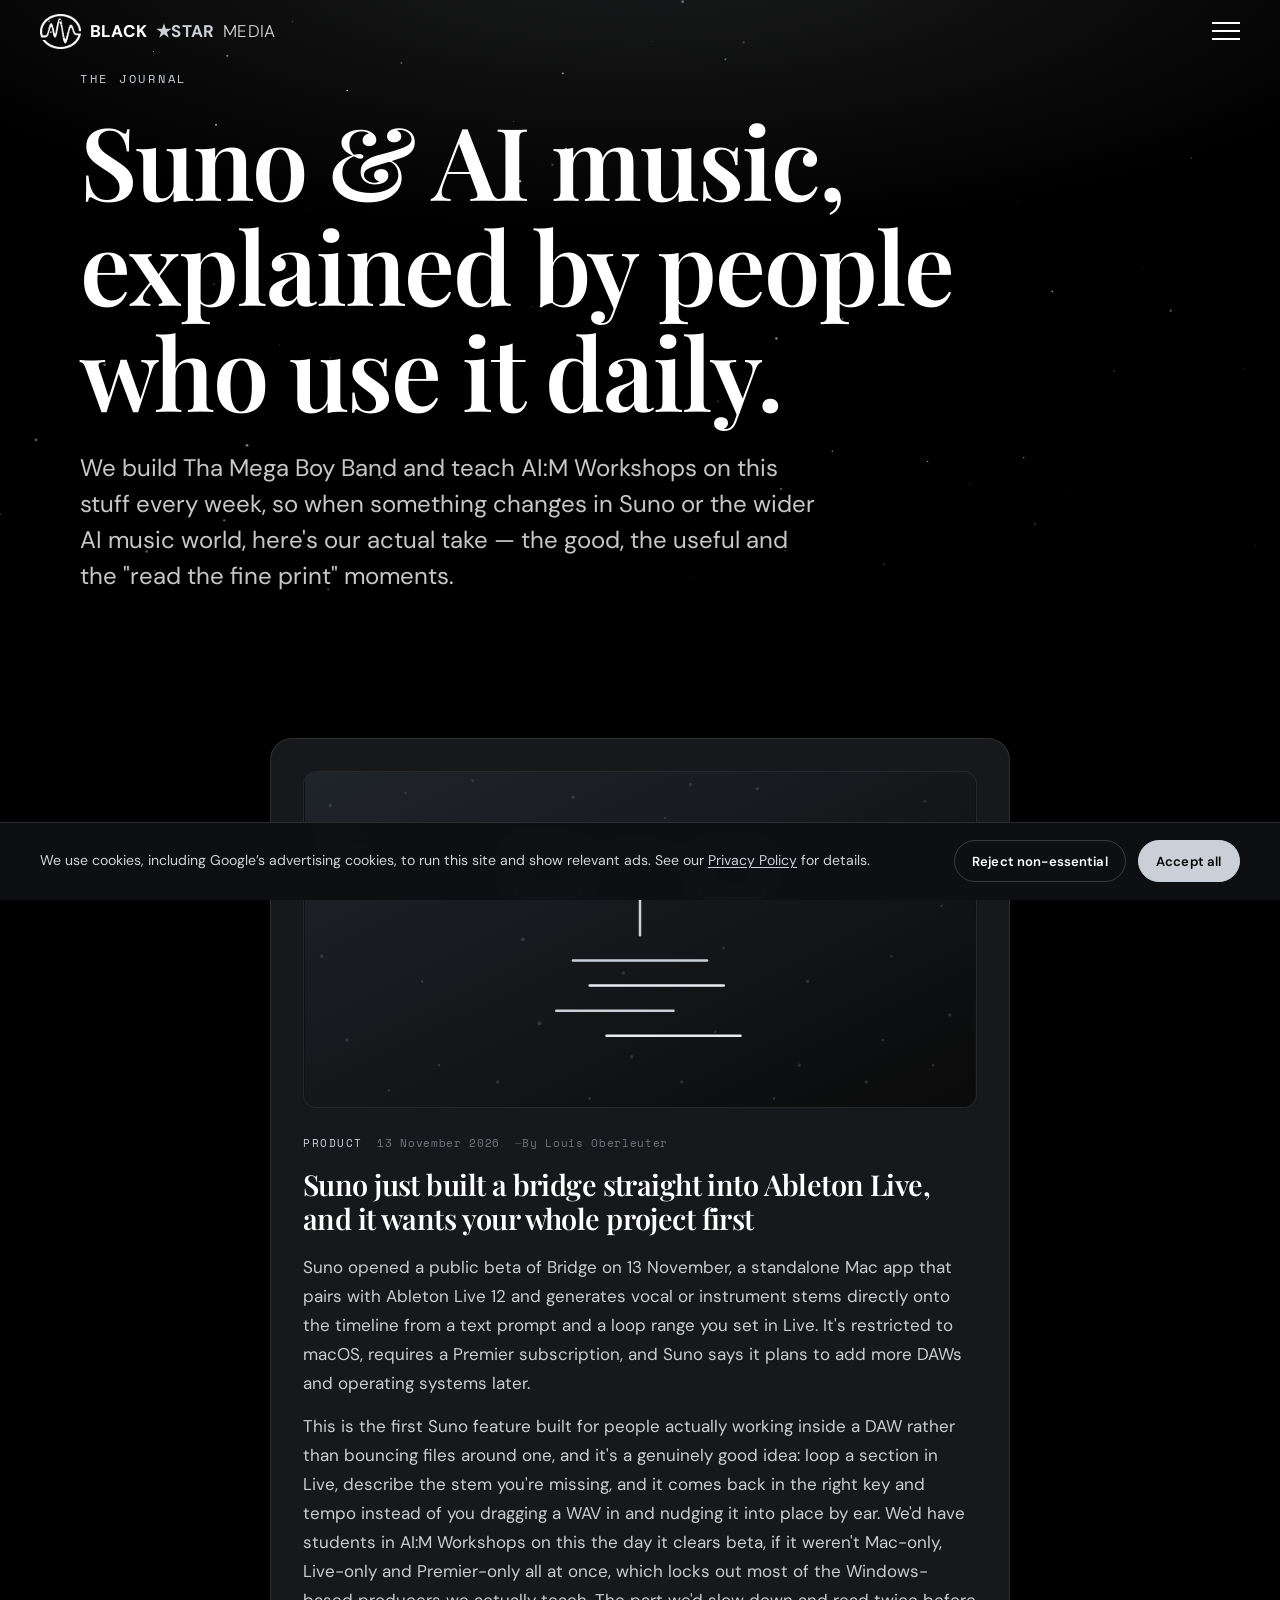
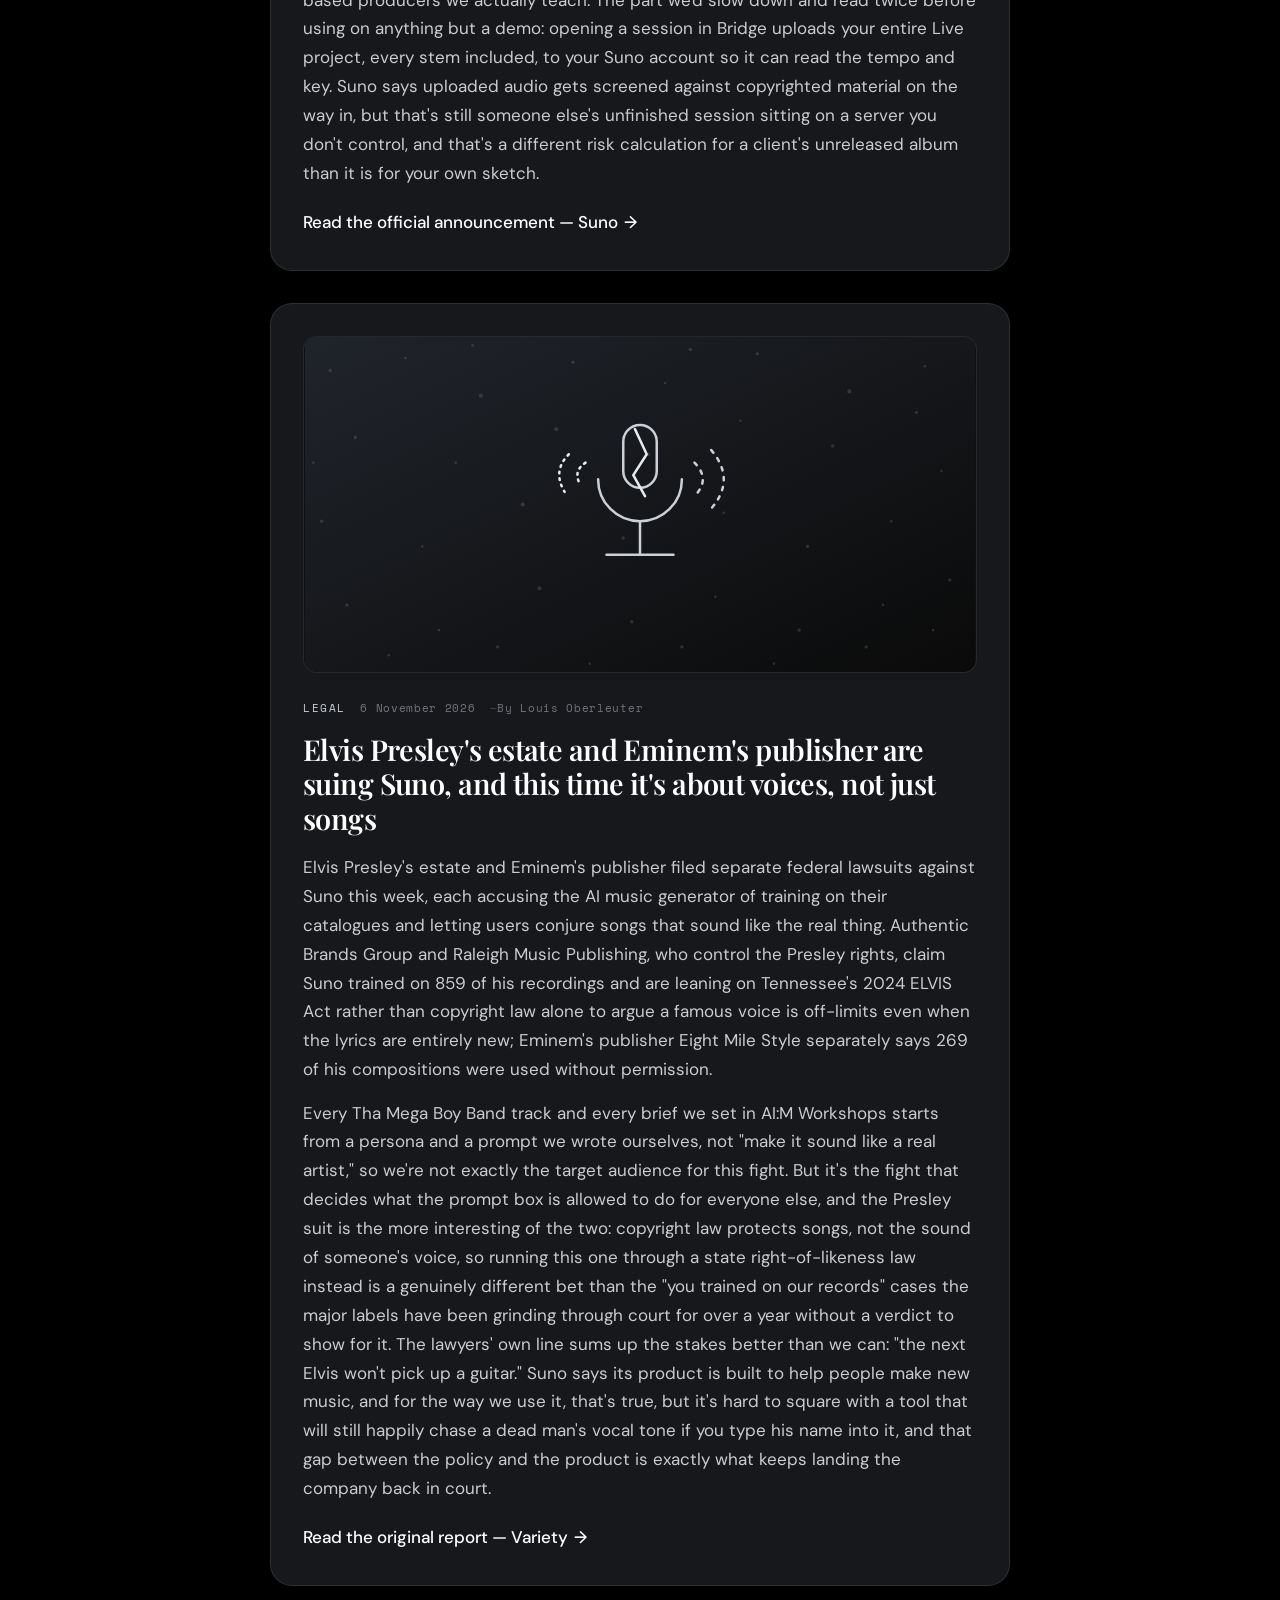
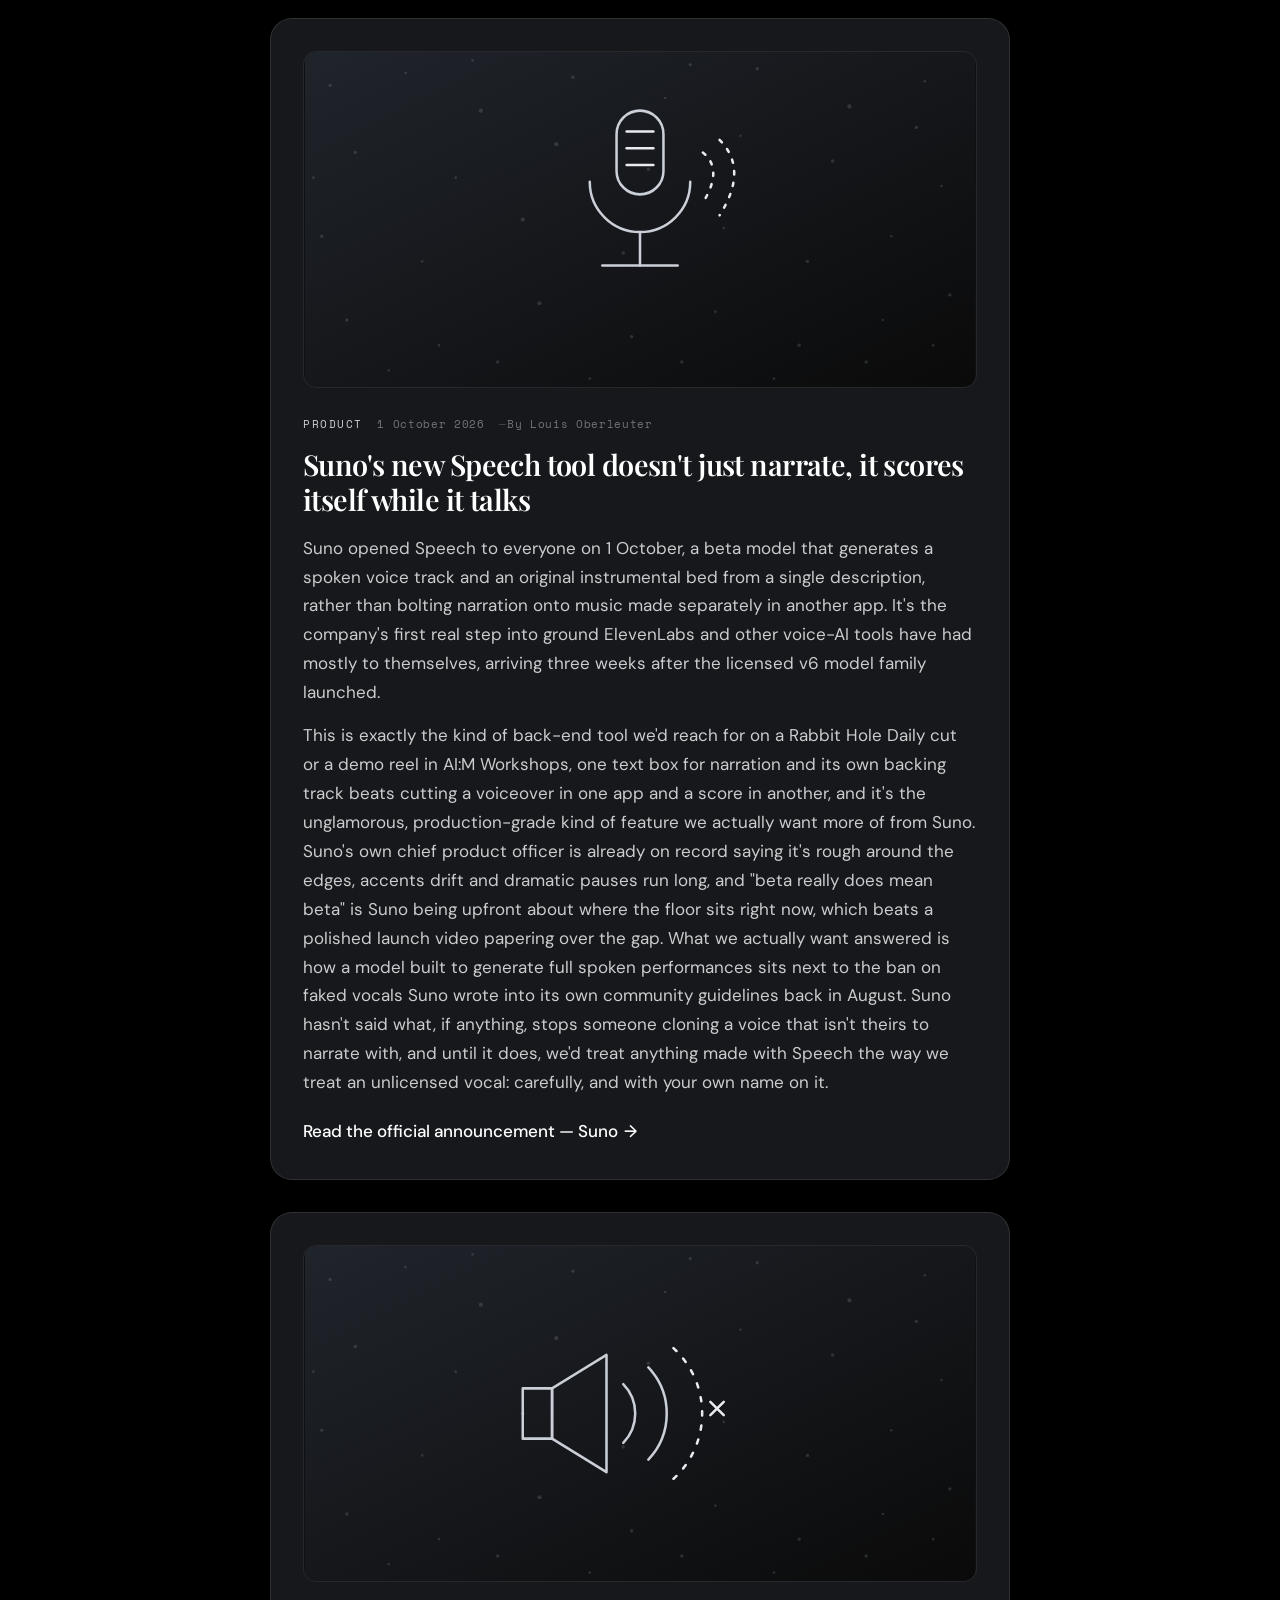
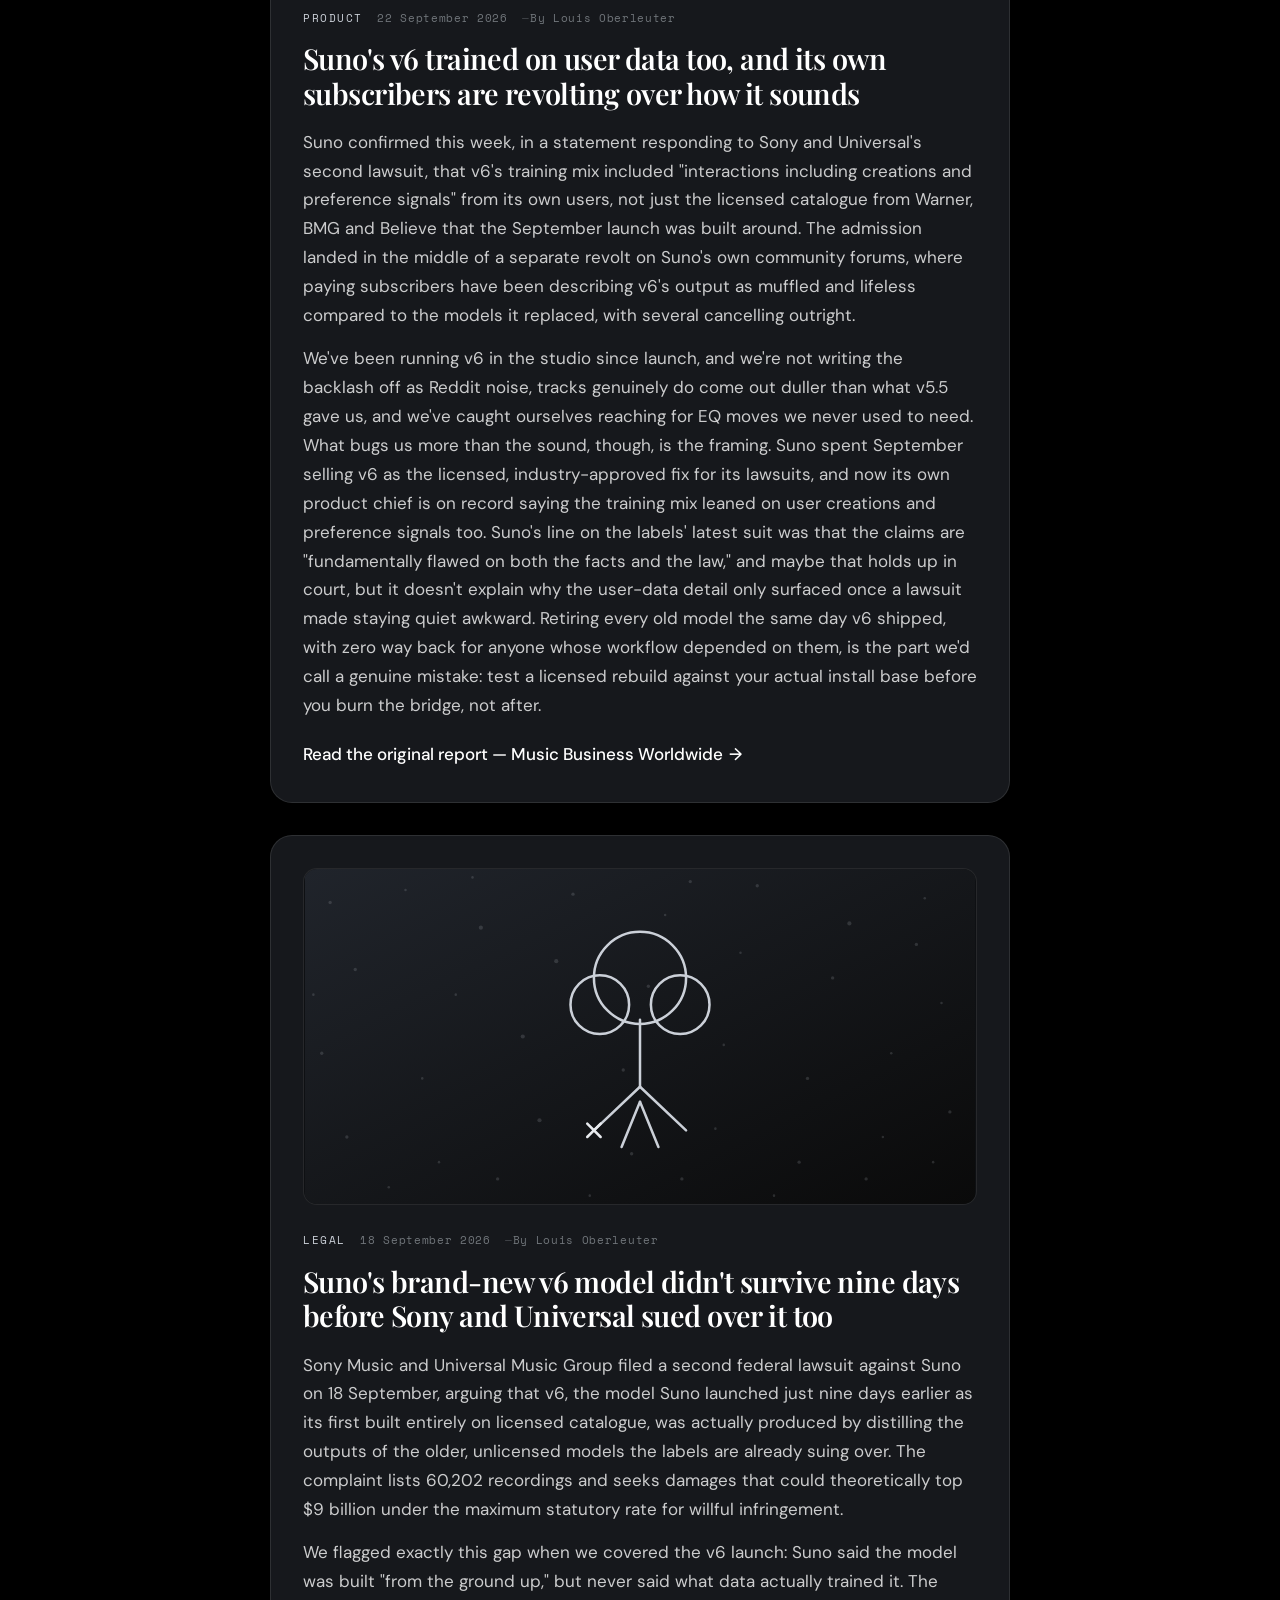
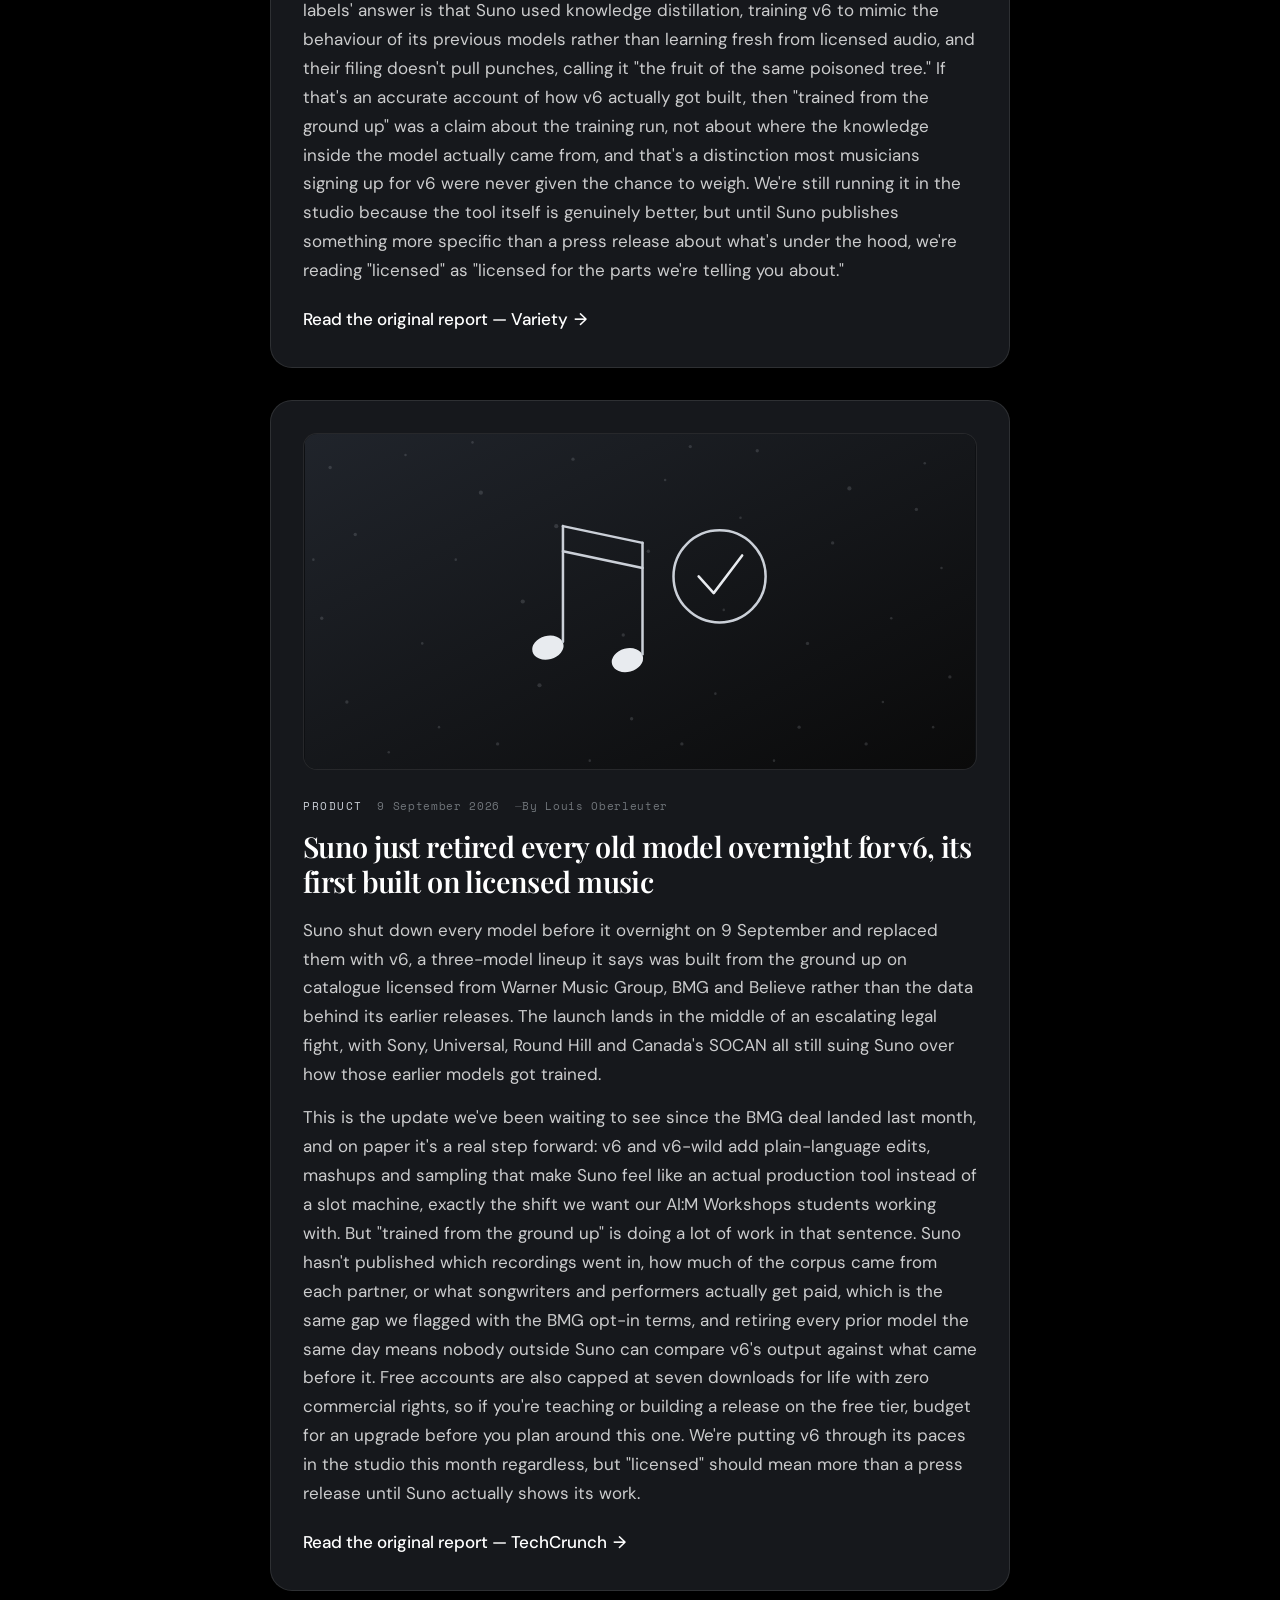
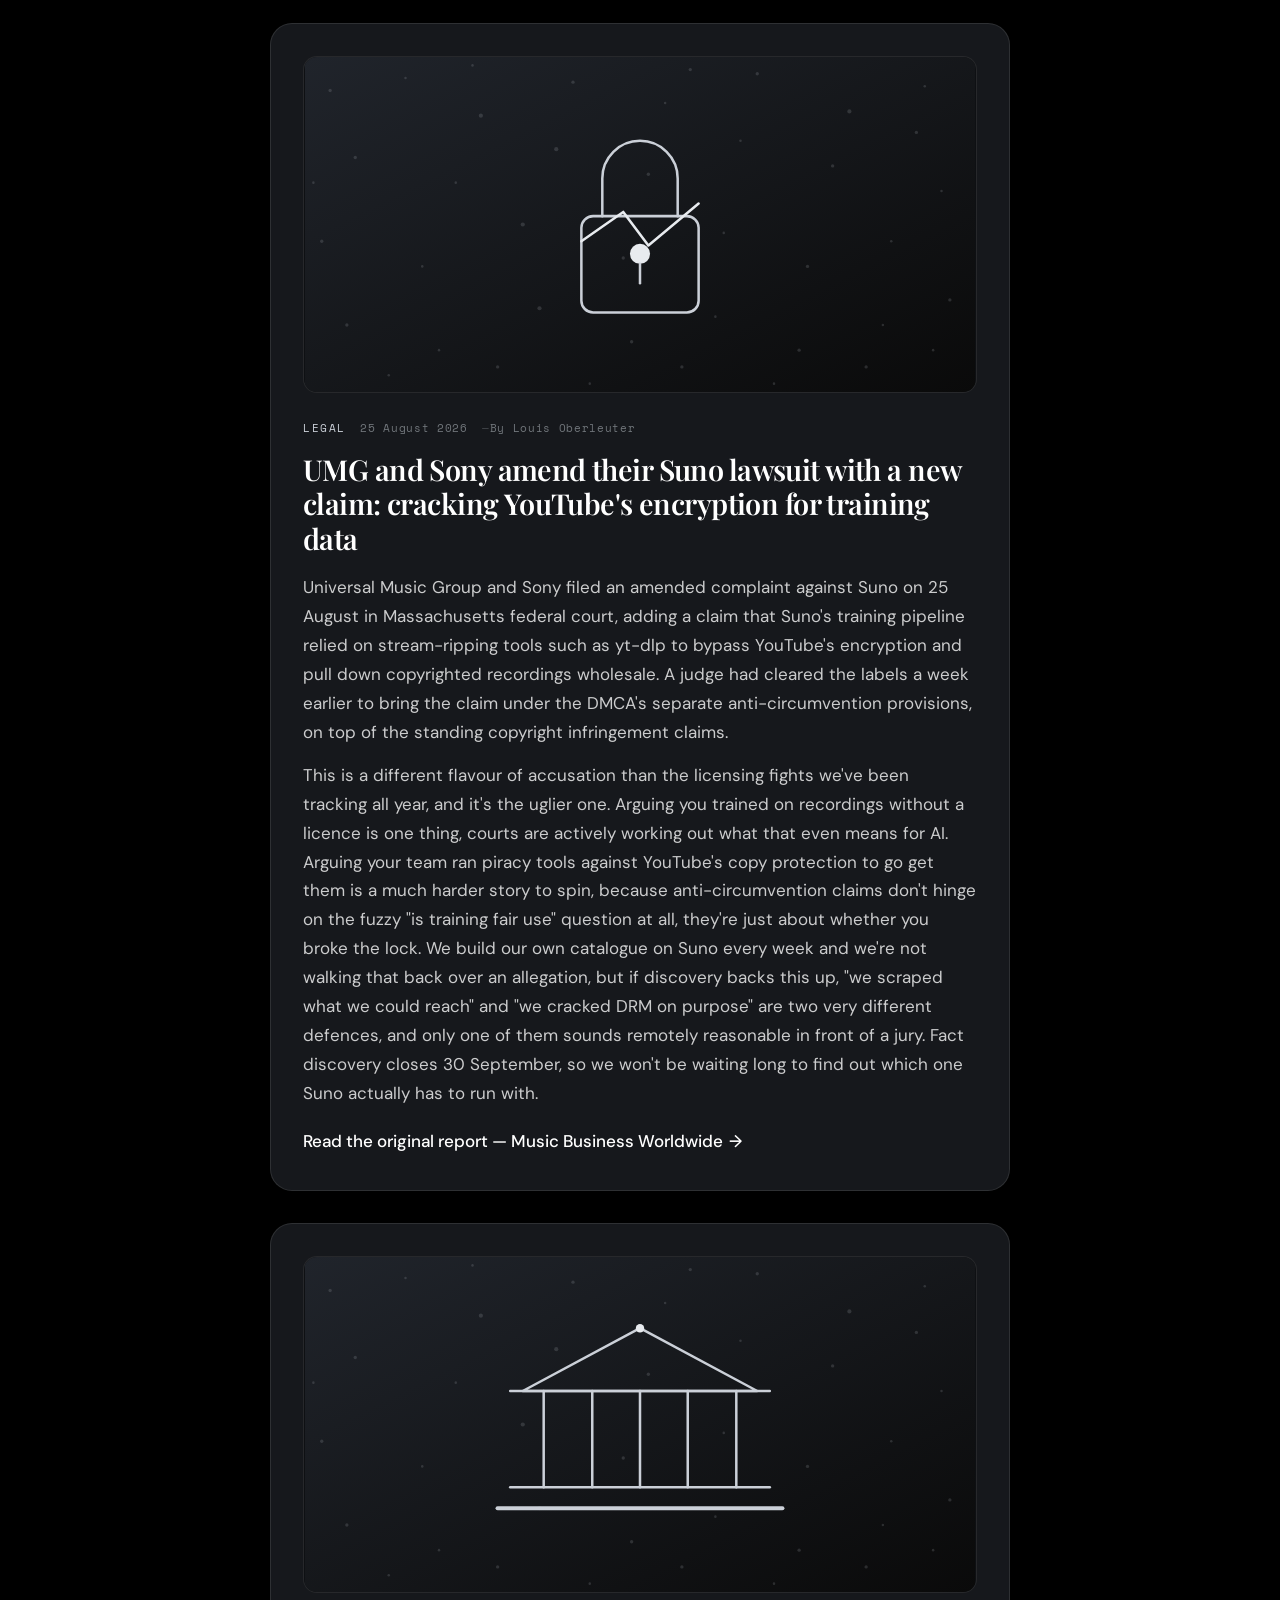
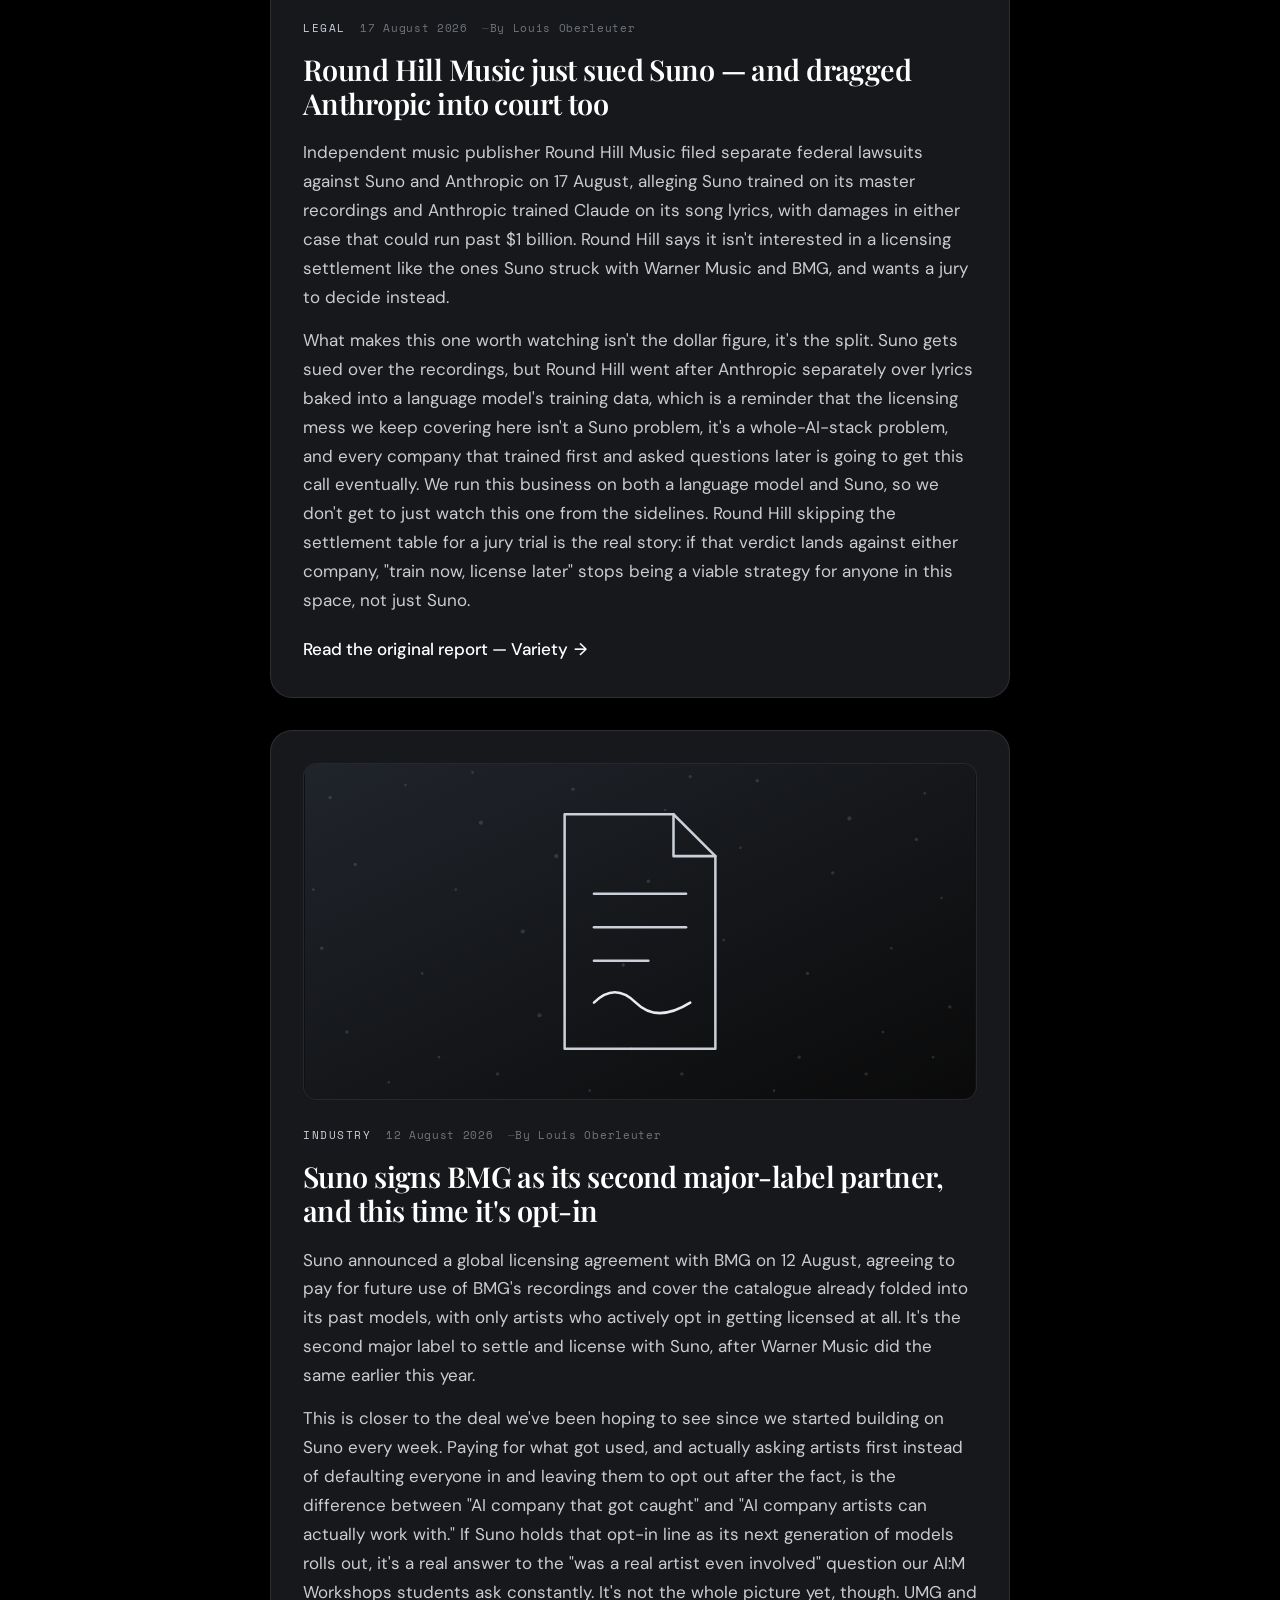
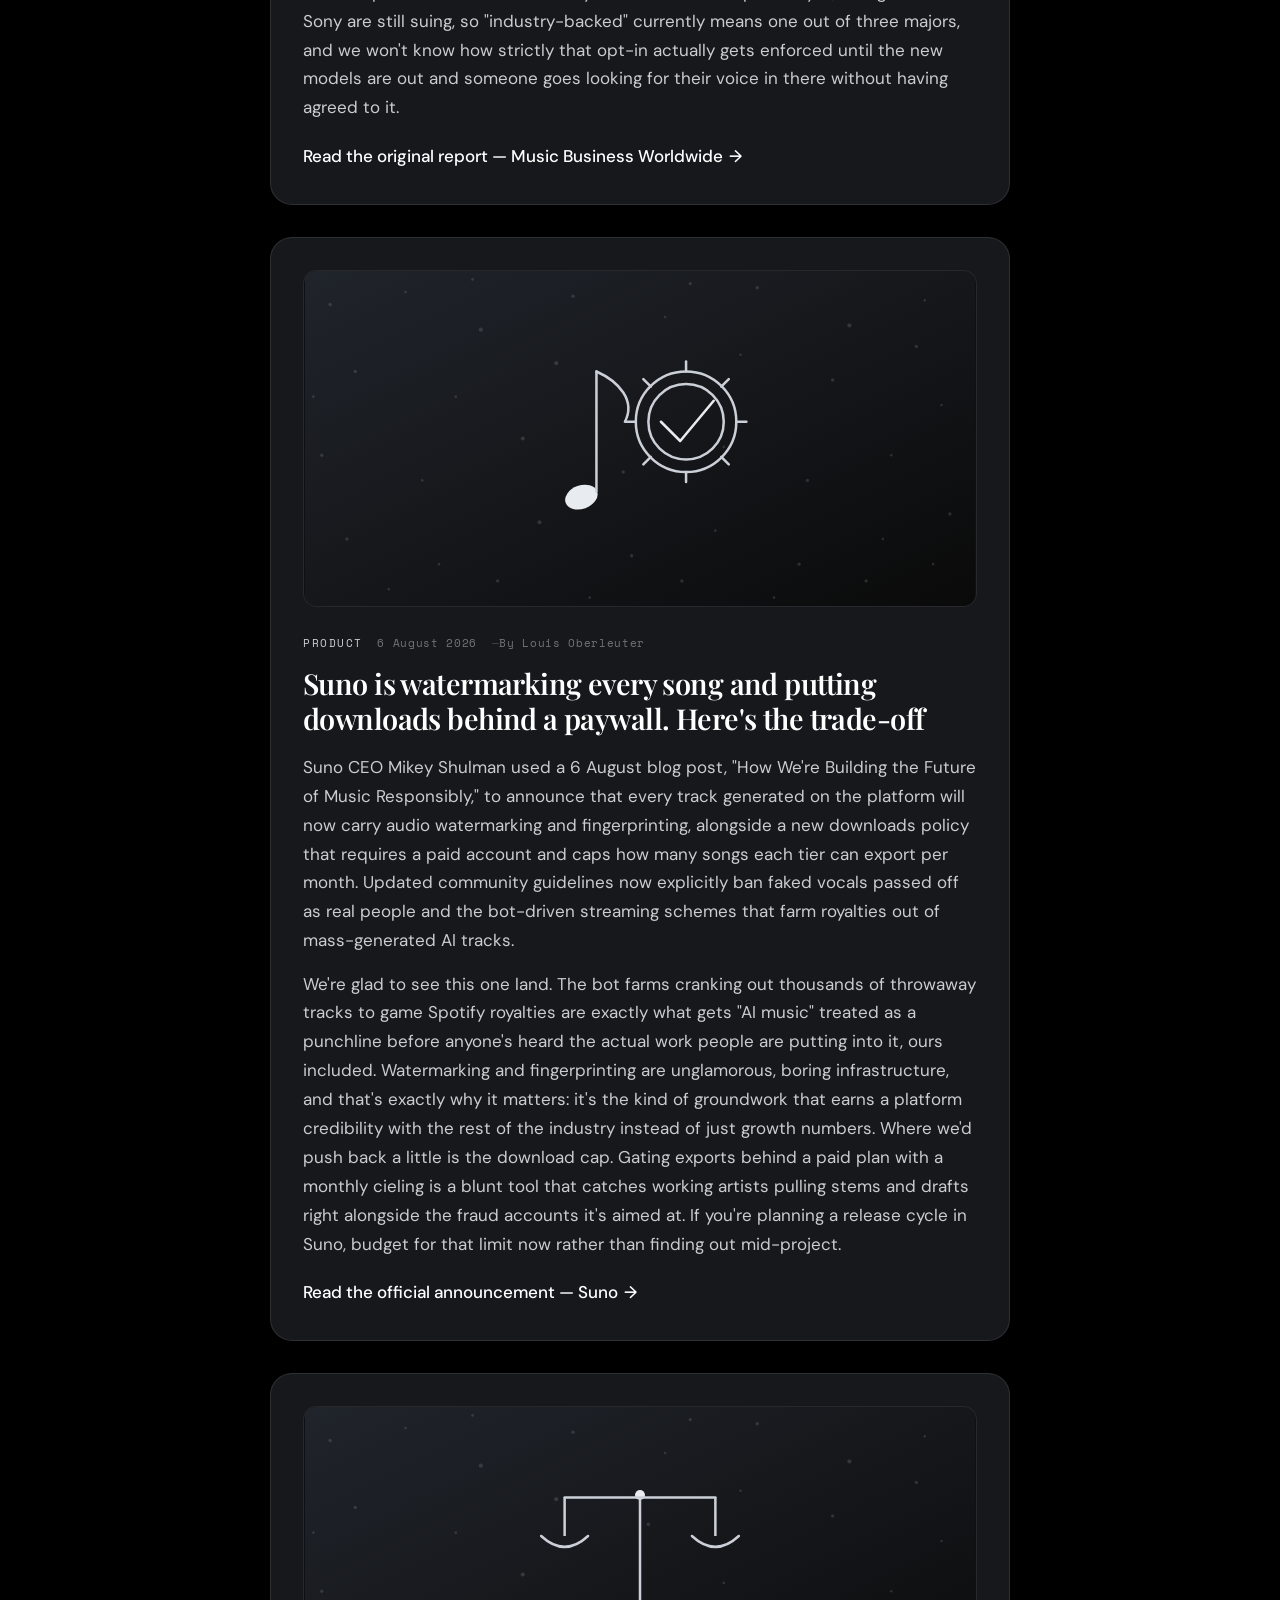
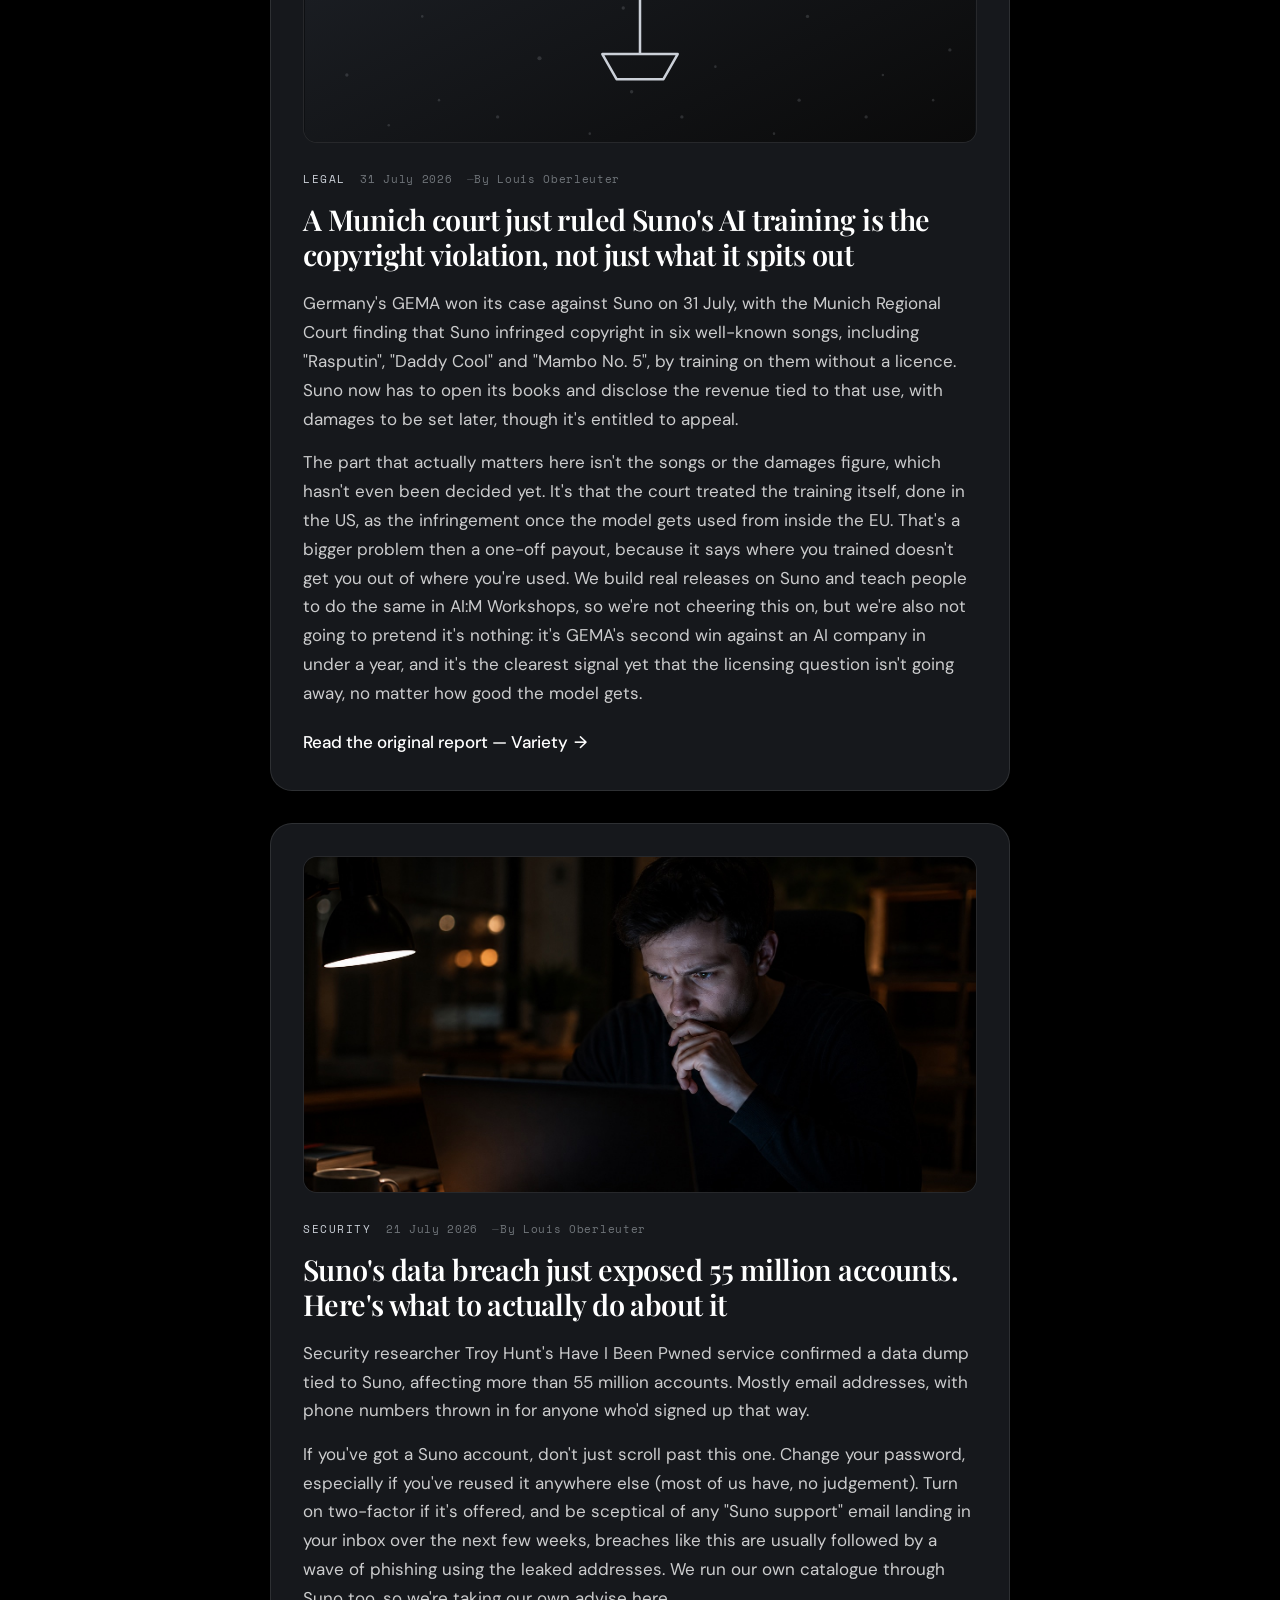
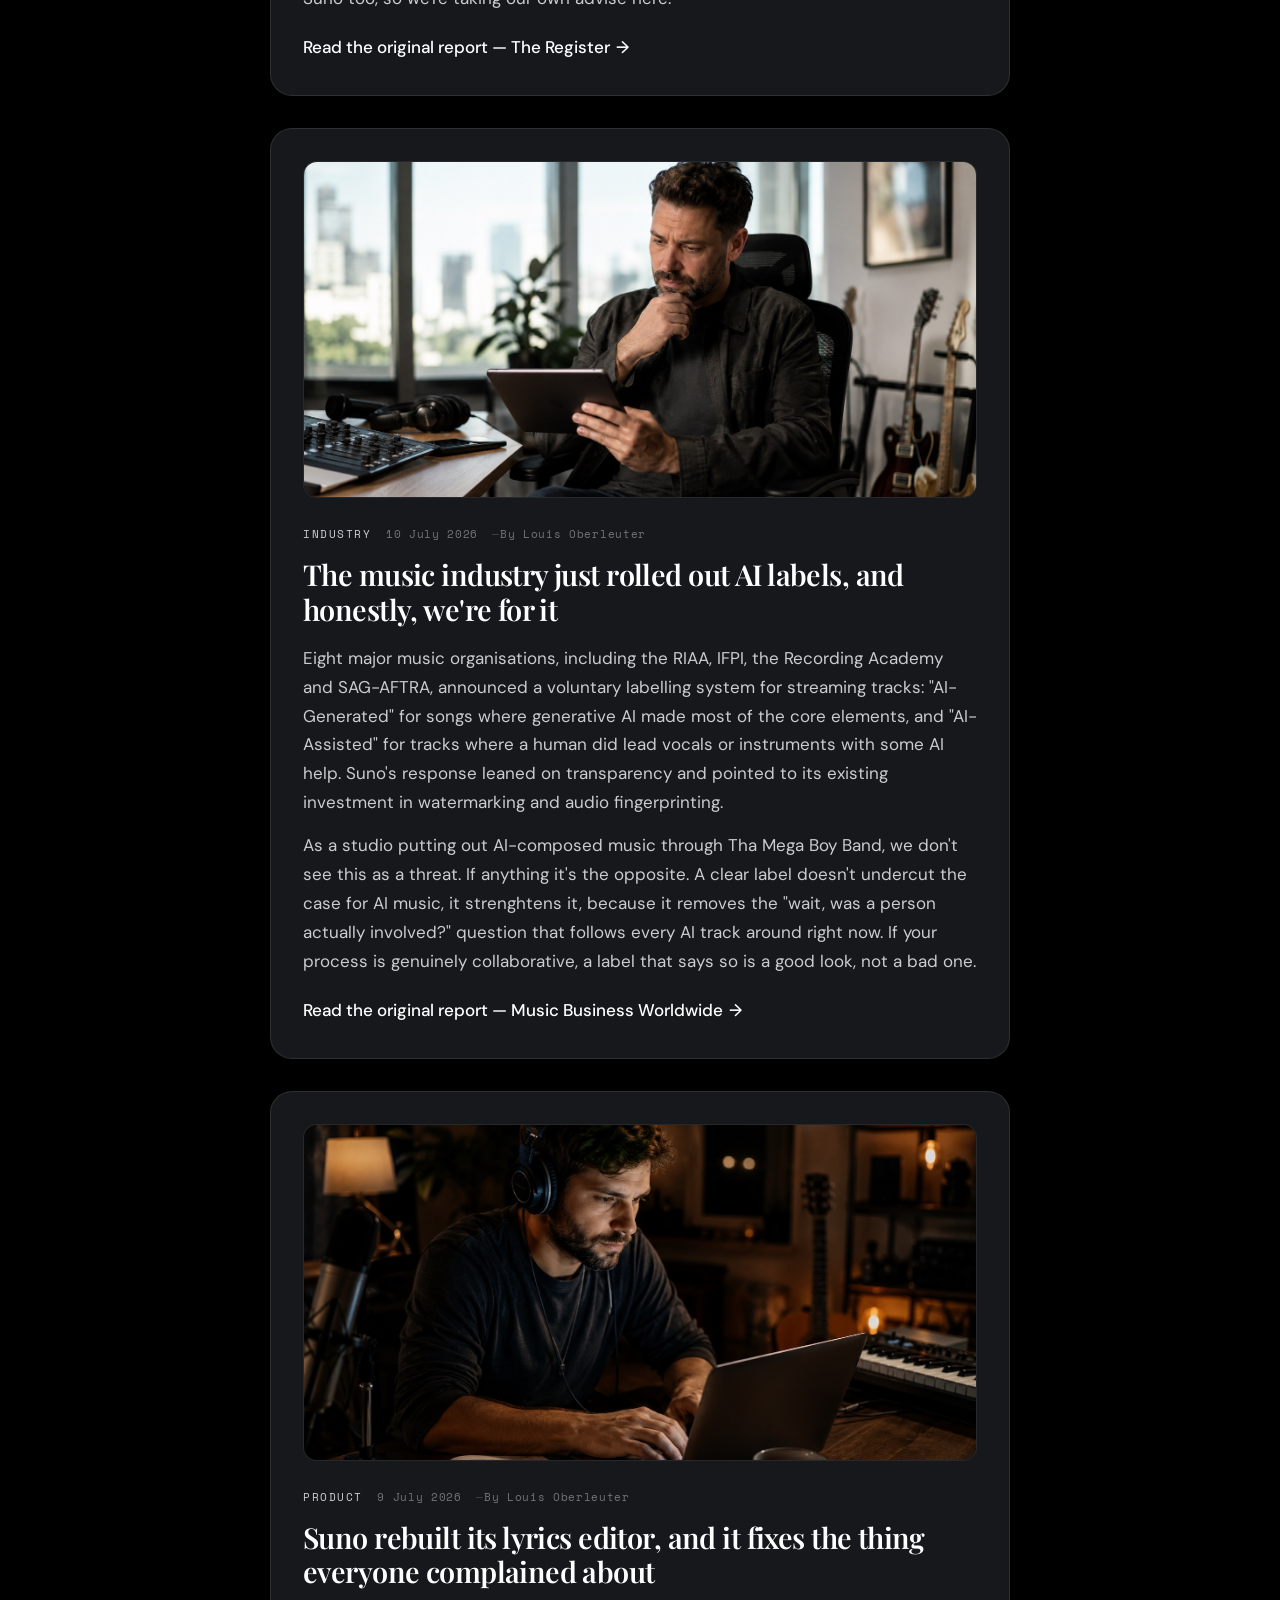
<file: journal.html>
<!DOCTYPE html>
<html lang="en-AU">
<head>
  <meta charset="UTF-8" />
  <meta name="viewport" content="width=device-width, initial-scale=1.0" />

  <!-- Primary SEO -->
  <title>Journal — Suno &amp; AI Music News, Explained | Black Star Media</title>
  <meta name="description" content="Black Star Media's take on what's actually happening in Suno and AI music — product updates, industry moves and the occasional hard truth, from the studio that builds on it every week." />
  <meta name="theme-color" content="#000000" />
  <link rel="canonical" href="https://blackstarmedia.com.au/journal.html" />

  <!-- Open Graph / social -->
  <meta property="og:type" content="website" />
  <meta property="og:site_name" content="Black Star Media &amp; Entertainment" />
  <meta property="og:title" content="Journal — Suno &amp; AI Music News, Explained" />
  <meta property="og:description" content="Our take on what's actually happening in Suno and AI music — from the studio that builds on it every week." />
  <meta property="og:url" content="https://blackstarmedia.com.au/journal.html" />
  <meta property="og:image" content="https://blackstarmedia.com.au/assets/img/og-cover.jpg" />
  <meta name="twitter:card" content="summary_large_image" />

  <!-- Favicon -->
  <link rel="icon" type="image/png" href="assets/img/favicon.png" />
  <link rel="apple-touch-icon" href="assets/img/favicon.png" />

  <!-- Fonts: Playfair Display (display), DM Sans (body), Space Mono (labels) -->
  <link rel="preconnect" href="https://fonts.googleapis.com" />
  <link rel="preconnect" href="https://fonts.gstatic.com" crossorigin />
  <link href="https://fonts.googleapis.com/css2?family=Playfair+Display:wght@500;600;700&family=DM+Sans:wght@300;400;500;700;800&family=Space+Mono&display=swap" rel="stylesheet" />

  <link rel="stylesheet" href="assets/css/styles.css?v=20260824" />

  <!-- Consent Mode defaults — must run before the AdSense script -->
  <script>
    window.dataLayer = window.dataLayer || [];
    function gtag(){ dataLayer.push(arguments); }
    gtag('consent', 'default', {
      ad_storage: 'denied',
      ad_user_data: 'denied',
      ad_personalization: 'denied',
      analytics_storage: 'denied',
      wait_for_update: 500
    });
  </script>
  <script async src="https://pagead2.googlesyndication.com/pagead/js/adsbygoogle.js?client=ca-pub-6512943011057060" crossorigin="anonymous"></script>

  <!-- Structured data: Blog -->
  <script type="application/ld+json">
  {
    "@context": "https://schema.org",
    "@type": "Blog",
    "name": "Black Star Media Journal",
    "url": "https://blackstarmedia.com.au/journal.html",
    "description": "Original commentary on Suno and AI music news from Black Star Media & Entertainment.",
    "author": { "@type": "Person", "name": "Louis Oberleuter" },
    "publisher": { "@type": "Organization", "name": "Black Star Media & Entertainment", "url": "https://blackstarmedia.com.au/" }
  }
  </script>
</head>
<body>

  <!-- ============================== NAV ============================== -->
  <header class="nav" id="nav">
    <div class="nav__inner">
      <a class="wordmark" href="index.html" aria-label="Black Star Media home">
        <img class="wordmark__logo" src="assets/img/logo.png" alt="" aria-hidden="true" />
        <span class="w-black">BLACK</span><span class="w-star">&#9733;STAR</span><span class="w-media">MEDIA</span>
      </a>

      <nav class="nav__links" aria-label="Primary">
        <a class="nav__link" href="index.html#ventures">Ventures</a>
        <a class="nav__link" href="index.html#videos">Content</a>
        <a class="nav__link is-active" href="journal.html">Journal</a>
        <a class="nav__link" href="index.html#music">Music</a>
        <a class="nav__link" href="index.html#workshops">AI:M Workshops</a>
        <a class="nav__link" href="pipeline.html">Pipeline</a>
        <a class="nav__link" href="profile.html">Company</a>
      </nav>

      <div class="nav__actions">
        <a class="btn btn--gold" href="index.html#contact">Get in Touch</a>
        <button class="nav__toggle" id="navToggle" aria-label="Open menu" aria-expanded="false" aria-controls="mobileMenu">
          <span></span><span></span><span></span>
        </button>
      </div>
    </div>
  </header>

  <!-- Mobile overlay -->
  <nav class="mobile-menu" id="mobileMenu" aria-label="Mobile">
    <a href="index.html#ventures">Ventures</a>
    <a href="index.html#videos">Content</a>
    <a href="journal.html">Journal</a>
    <a href="index.html#music">Music</a>
    <a href="index.html#workshops">AI:M Workshops</a>
    <a href="pipeline.html">Pipeline</a>
    <a href="profile.html">Company</a>
    <a href="index.html#contact">Get in Touch</a>
  </nav>

  <main id="top">

    <!-- ============================== PAGE HERO ============================== -->
    <section class="hero" id="hero" style="min-height:60svh;">
      <canvas class="hero__canvas" id="starfield" aria-hidden="true"></canvas>
      <div class="container hero__inner">
        <p class="eyebrow reveal">The Journal</p>
        <h1 class="hero__title reveal" data-delay="1">Suno &amp; AI music, explained by people who use it daily.</h1>
        <p class="hero__sub lead reveal" data-delay="2">We build Tha Mega Boy Band and teach AI:M Workshops on this stuff every week, so when something changes in Suno or the wider AI music world, here's our actual take &mdash; the good, the useful and the "read the fine print" moments.</p>
      </div>
    </section>

    <!-- ============================== ENTRIES ============================== -->
    <section class="section">
      <div class="container container--narrow">

        <article class="journal-entry reveal" data-delay="1">
          <div class="journal-entry__cover"><svg class="journal-entry__cover-img" viewBox="0 0 800 400" xmlns="http://www.w3.org/2000/svg" role="img" aria-hidden="true">
            <defs>
              <linearGradient id="jgBridge" x1="0%" y1="0%" x2="100%" y2="100%">
                <stop offset="0%" stop-color="#20242b"/>
                <stop offset="100%" stop-color="#0a0a0a"/>
              </linearGradient>
            </defs>
            <rect width="800" height="400" fill="url(#jgBridge)"/>
            <g fill="#CBD0D8" opacity="0.16">
              <circle cx="30" cy="40" r="2"/><circle cx="120" cy="25" r="1.5"/><circle cx="210" cy="70" r="2.5"/><circle cx="320" cy="30" r="2"/><circle cx="430" cy="55" r="1.5"/><circle cx="540" cy="20" r="2"/><circle cx="650" cy="65" r="2.5"/><circle cx="740" cy="35" r="1.5"/>
              <circle cx="60" cy="120" r="2"/><circle cx="180" cy="150" r="1.5"/><circle cx="300" cy="110" r="2.5"/><circle cx="410" cy="140" r="2"/><circle cx="520" cy="100" r="1.5"/><circle cx="630" cy="130" r="2"/><circle cx="760" cy="160" r="1.5"/><circle cx="10" cy="150" r="1.5"/>
              <circle cx="20" cy="220" r="2"/><circle cx="140" cy="250" r="1.5"/><circle cx="260" cy="200" r="2.5"/><circle cx="380" cy="240" r="2"/><circle cx="500" cy="210" r="1.5"/><circle cx="600" cy="250" r="2"/><circle cx="700" cy="220" r="1.5"/><circle cx="730" cy="90" r="2"/>
              <circle cx="50" cy="320" r="2"/><circle cx="160" cy="350" r="1.5"/><circle cx="280" cy="300" r="2.5"/><circle cx="390" cy="340" r="2"/><circle cx="490" cy="310" r="1.5"/><circle cx="590" cy="350" r="2"/><circle cx="690" cy="320" r="1.5"/><circle cx="770" cy="290" r="2"/>
              <circle cx="100" cy="380" r="1.5"/><circle cx="230" cy="370" r="2"/><circle cx="340" cy="390" r="1.5"/><circle cx="450" cy="370" r="2"/><circle cx="560" cy="390" r="1.5"/><circle cx="670" cy="370" r="2"/><circle cx="750" cy="350" r="1.5"/><circle cx="200" cy="10" r="1.5"/><circle cx="460" cy="15" r="2"/>
            </g>
            <g transform="translate(400,200)" fill="none" stroke="#CBD0D8" stroke-width="3" stroke-linecap="round" stroke-linejoin="round">
              <rect x="-150" y="-110" width="80" height="60" rx="10"/>
              <rect x="70" y="-110" width="80" height="60" rx="10" stroke="#E8EBEF"/>
              <path d="M-70,-80 Q0,-140 70,-80" stroke-dasharray="6 9"/>
              <line x1="0" y1="-50" x2="0" y2="-5"/>
              <line x1="-80" y1="25" x2="80" y2="25"/>
              <line x1="-60" y1="55" x2="100" y2="55" stroke="#E8EBEF"/>
              <line x1="-100" y1="85" x2="40" y2="85"/>
              <line x1="-40" y1="115" x2="120" y2="115" stroke="#E8EBEF"/>
            </g>
          </svg></div>
          <p class="journal-entry__meta"><span class="journal-entry__tag">Product</span><span class="journal-entry__date">13 November 2026</span><span class="journal-entry__byline">By Louis Oberleuter</span></p>
          <h2 class="journal-entry__title">Suno just built a bridge straight into Ableton Live, and it wants your whole project first</h2>
          <p>Suno opened a public beta of Bridge on 13 November, a standalone Mac app that pairs with Ableton Live 12 and generates vocal or instrument stems directly onto the timeline from a text prompt and a loop range you set in Live. It's restricted to macOS, requires a Premier subscription, and Suno says it plans to add more DAWs and operating systems later.</p>
          <p>This is the first Suno feature built for people actually working inside a DAW rather than bouncing files around one, and it's a genuinely good idea: loop a section in Live, describe the stem you're missing, and it comes back in the right key and tempo instead of you dragging a WAV in and nudging it into place by ear. We'd have students in AI:M Workshops on this the day it clears beta, if it weren't Mac-only, Live-only and Premier-only all at once, which locks out most of the Windows-based producers we actually teach. The part we'd slow down and read twice before using on anything but a demo: opening a session in Bridge uploads your entire Live project, every stem included, to your Suno account so it can read the tempo and key. Suno says uploaded audio gets screened against copyrighted material on the way in, but that's still someone else's unfinished session sitting on a server you don't control, and that's a different risk calculation for a client's unreleased album than it is for your own sketch.</p>
          <a class="link-arrow journal-entry__source" href="https://suno.com/blog/introducing-bridge" target="_blank" rel="noopener">Read the official announcement — Suno <span class="chev">&rarr;</span></a>
        </article>

        <article class="journal-entry reveal" data-delay="2">
          <div class="journal-entry__cover"><svg class="journal-entry__cover-img" viewBox="0 0 800 400" xmlns="http://www.w3.org/2000/svg" role="img" aria-hidden="true">
            <defs>
              <linearGradient id="jgMicCrack" x1="0%" y1="0%" x2="100%" y2="100%">
                <stop offset="0%" stop-color="#20242b"/>
                <stop offset="100%" stop-color="#0a0a0a"/>
              </linearGradient>
            </defs>
            <rect width="800" height="400" fill="url(#jgMicCrack)"/>
            <g fill="#CBD0D8" opacity="0.16">
              <circle cx="30" cy="40" r="2"/><circle cx="120" cy="25" r="1.5"/><circle cx="210" cy="70" r="2.5"/><circle cx="320" cy="30" r="2"/><circle cx="430" cy="55" r="1.5"/><circle cx="540" cy="20" r="2"/><circle cx="650" cy="65" r="2.5"/><circle cx="740" cy="35" r="1.5"/>
              <circle cx="60" cy="120" r="2"/><circle cx="180" cy="150" r="1.5"/><circle cx="300" cy="110" r="2.5"/><circle cx="410" cy="140" r="2"/><circle cx="520" cy="100" r="1.5"/><circle cx="630" cy="130" r="2"/><circle cx="760" cy="160" r="1.5"/><circle cx="10" cy="150" r="1.5"/>
              <circle cx="20" cy="220" r="2"/><circle cx="140" cy="250" r="1.5"/><circle cx="260" cy="200" r="2.5"/><circle cx="380" cy="240" r="2"/><circle cx="500" cy="210" r="1.5"/><circle cx="600" cy="250" r="2"/><circle cx="700" cy="220" r="1.5"/><circle cx="730" cy="90" r="2"/>
              <circle cx="50" cy="320" r="2"/><circle cx="160" cy="350" r="1.5"/><circle cx="280" cy="300" r="2.5"/><circle cx="390" cy="340" r="2"/><circle cx="490" cy="310" r="1.5"/><circle cx="590" cy="350" r="2"/><circle cx="690" cy="320" r="1.5"/><circle cx="770" cy="290" r="2"/>
              <circle cx="100" cy="380" r="1.5"/><circle cx="230" cy="370" r="2"/><circle cx="340" cy="390" r="1.5"/><circle cx="450" cy="370" r="2"/><circle cx="560" cy="390" r="1.5"/><circle cx="670" cy="370" r="2"/><circle cx="750" cy="350" r="1.5"/><circle cx="200" cy="10" r="1.5"/><circle cx="460" cy="15" r="2"/>
            </g>
            <g transform="translate(400,200)" fill="none" stroke="#CBD0D8" stroke-width="3" stroke-linecap="round" stroke-linejoin="round">
              <rect x="-20" y="-95" width="40" height="75" rx="20"/>
              <path d="M-50,-30 A50,50 0 0 0 50,-30"/>
              <line x1="0" y1="20" x2="0" y2="60"/>
              <line x1="-40" y1="60" x2="40" y2="60"/>
              <path d="M-6,-90 L8,-60 L-8,-35 L6,-10" stroke="#E8EBEF"/>
              <path d="M65,-50 Q85,-30 65,-10" stroke-dasharray="4 8"/>
              <path d="M85,-65 Q115,-30 85,5" stroke-dasharray="4 8"/>
              <path d="M-65,-50 Q-80,-40 -72,-25" stroke-dasharray="2 6" stroke="#E8EBEF"/>
              <path d="M-85,-60 Q-105,-40 -90,-15" stroke-dasharray="2 6" stroke="#E8EBEF"/>
            </g>
          </svg></div>
          <p class="journal-entry__meta"><span class="journal-entry__tag">Legal</span><span class="journal-entry__date">6 November 2026</span><span class="journal-entry__byline">By Louis Oberleuter</span></p>
          <h2 class="journal-entry__title">Elvis Presley's estate and Eminem's publisher are suing Suno, and this time it's about voices, not just songs</h2>
          <p>Elvis Presley's estate and Eminem's publisher filed separate federal lawsuits against Suno this week, each accusing the AI music generator of training on their catalogues and letting users conjure songs that sound like the real thing. Authentic Brands Group and Raleigh Music Publishing, who control the Presley rights, claim Suno trained on 859 of his recordings and are leaning on Tennessee's 2024 ELVIS Act rather than copyright law alone to argue a famous voice is off-limits even when the lyrics are entirely new; Eminem's publisher Eight Mile Style separately says 269 of his compositions were used without permission.</p>
          <p>Every Tha Mega Boy Band track and every brief we set in AI:M Workshops starts from a persona and a prompt we wrote ourselves, not "make it sound like a real artist," so we're not exactly the target audience for this fight. But it's the fight that decides what the prompt box is allowed to do for everyone else, and the Presley suit is the more interesting of the two: copyright law protects songs, not the sound of someone's voice, so running this one through a state right-of-likeness law instead is a genuinely different bet than the "you trained on our records" cases the major labels have been grinding through court for over a year without a verdict to show for it. The lawyers' own line sums up the stakes better than we can: "the next Elvis won't pick up a guitar." Suno says its product is built to help people make new music, and for the way we use it, that's true, but it's hard to square with a tool that will still happily chase a dead man's vocal tone if you type his name into it, and that gap between the policy and the product is exactly what keeps landing the company back in court.</p>
          <a class="link-arrow journal-entry__source" href="https://variety.com/2026/music/news/elvis-eminem-sue-suno-ai-music-generator-1236941798/" target="_blank" rel="noopener">Read the original report — Variety <span class="chev">&rarr;</span></a>
        </article>

        <article class="journal-entry reveal" data-delay="2">
          <div class="journal-entry__cover"><svg class="journal-entry__cover-img" viewBox="0 0 800 400" xmlns="http://www.w3.org/2000/svg" role="img" aria-hidden="true">
            <defs>
              <linearGradient id="jgVoice" x1="0%" y1="0%" x2="100%" y2="100%">
                <stop offset="0%" stop-color="#20242b"/>
                <stop offset="100%" stop-color="#0a0a0a"/>
              </linearGradient>
            </defs>
            <rect width="800" height="400" fill="url(#jgVoice)"/>
            <g fill="#CBD0D8" opacity="0.16">
              <circle cx="30" cy="40" r="2"/><circle cx="120" cy="25" r="1.5"/><circle cx="210" cy="70" r="2.5"/><circle cx="320" cy="30" r="2"/><circle cx="430" cy="55" r="1.5"/><circle cx="540" cy="20" r="2"/><circle cx="650" cy="65" r="2.5"/><circle cx="740" cy="35" r="1.5"/>
              <circle cx="60" cy="120" r="2"/><circle cx="180" cy="150" r="1.5"/><circle cx="300" cy="110" r="2.5"/><circle cx="410" cy="140" r="2"/><circle cx="520" cy="100" r="1.5"/><circle cx="630" cy="130" r="2"/><circle cx="760" cy="160" r="1.5"/><circle cx="10" cy="150" r="1.5"/>
              <circle cx="20" cy="220" r="2"/><circle cx="140" cy="250" r="1.5"/><circle cx="260" cy="200" r="2.5"/><circle cx="380" cy="240" r="2"/><circle cx="500" cy="210" r="1.5"/><circle cx="600" cy="250" r="2"/><circle cx="700" cy="220" r="1.5"/><circle cx="730" cy="90" r="2"/>
              <circle cx="50" cy="320" r="2"/><circle cx="160" cy="350" r="1.5"/><circle cx="280" cy="300" r="2.5"/><circle cx="390" cy="340" r="2"/><circle cx="490" cy="310" r="1.5"/><circle cx="590" cy="350" r="2"/><circle cx="690" cy="320" r="1.5"/><circle cx="770" cy="290" r="2"/>
              <circle cx="100" cy="380" r="1.5"/><circle cx="230" cy="370" r="2"/><circle cx="340" cy="390" r="1.5"/><circle cx="450" cy="370" r="2"/><circle cx="560" cy="390" r="1.5"/><circle cx="670" cy="370" r="2"/><circle cx="750" cy="350" r="1.5"/><circle cx="200" cy="10" r="1.5"/><circle cx="460" cy="15" r="2"/>
            </g>
            <g transform="translate(400,200)" fill="none" stroke="#CBD0D8" stroke-width="3" stroke-linecap="round" stroke-linejoin="round">
              <rect x="-28" y="-130" width="56" height="100" rx="28"/>
              <line x1="-16" y1="-105" x2="16" y2="-105" stroke="#E8EBEF"/>
              <line x1="-16" y1="-85" x2="16" y2="-85" stroke="#E8EBEF"/>
              <line x1="-16" y1="-65" x2="16" y2="-65" stroke="#E8EBEF"/>
              <path d="M-60,-45 A60,60 0 0 0 60,-45"/>
              <line x1="0" y1="15" x2="0" y2="55"/>
              <line x1="-45" y1="55" x2="45" y2="55"/>
              <path d="M75,-80 Q100,-60 75,-20" stroke="#E8EBEF" stroke-dasharray="4 10"/>
              <path d="M95,-95 Q130,-60 95,-5" stroke="#E8EBEF" stroke-dasharray="4 10"/>
            </g>
          </svg></div>
          <p class="journal-entry__meta"><span class="journal-entry__tag">Product</span><span class="journal-entry__date">1 October 2026</span><span class="journal-entry__byline">By Louis Oberleuter</span></p>
          <h2 class="journal-entry__title">Suno's new Speech tool doesn't just narrate, it scores itself while it talks</h2>
          <p>Suno opened Speech to everyone on 1 October, a beta model that generates a spoken voice track and an original instrumental bed from a single description, rather than bolting narration onto music made separately in another app. It's the company's first real step into ground ElevenLabs and other voice-AI tools have had mostly to themselves, arriving three weeks after the licensed v6 model family launched.</p>
          <p>This is exactly the kind of back-end tool we'd reach for on a Rabbit Hole Daily cut or a demo reel in AI:M Workshops, one text box for narration and its own backing track beats cutting a voiceover in one app and a score in another, and it's the unglamorous, production-grade kind of feature we actually want more of from Suno. Suno's own chief product officer is already on record saying it's rough around the edges, accents drift and dramatic pauses run long, and "beta really does mean beta" is Suno being upfront about where the floor sits right now, which beats a polished launch video papering over the gap. What we actually want answered is how a model built to generate full spoken performances sits next to the ban on faked vocals Suno wrote into its own community guidelines back in August. Suno hasn't said what, if anything, stops someone cloning a voice that isn't theirs to narrate with, and until it does, we'd treat anything made with Speech the way we treat an unlicensed vocal: carefully, and with your own name on it.</p>
          <a class="link-arrow journal-entry__source" href="https://suno.com/blog/introducing-speech-beta" target="_blank" rel="noopener">Read the official announcement — Suno <span class="chev">&rarr;</span></a>
        </article>

        <article class="journal-entry reveal" data-delay="1">
          <div class="journal-entry__cover"><svg class="journal-entry__cover-img" viewBox="0 0 800 400" xmlns="http://www.w3.org/2000/svg" role="img" aria-hidden="true">
            <defs>
              <linearGradient id="jgMuffled" x1="0%" y1="0%" x2="100%" y2="100%">
                <stop offset="0%" stop-color="#20242b"/>
                <stop offset="100%" stop-color="#0a0a0a"/>
              </linearGradient>
            </defs>
            <rect width="800" height="400" fill="url(#jgMuffled)"/>
            <g fill="#CBD0D8" opacity="0.16">
              <circle cx="30" cy="40" r="2"/><circle cx="120" cy="25" r="1.5"/><circle cx="210" cy="70" r="2.5"/><circle cx="320" cy="30" r="2"/><circle cx="430" cy="55" r="1.5"/><circle cx="540" cy="20" r="2"/><circle cx="650" cy="65" r="2.5"/><circle cx="740" cy="35" r="1.5"/>
              <circle cx="60" cy="120" r="2"/><circle cx="180" cy="150" r="1.5"/><circle cx="300" cy="110" r="2.5"/><circle cx="410" cy="140" r="2"/><circle cx="520" cy="100" r="1.5"/><circle cx="630" cy="130" r="2"/><circle cx="760" cy="160" r="1.5"/><circle cx="10" cy="150" r="1.5"/>
              <circle cx="20" cy="220" r="2"/><circle cx="140" cy="250" r="1.5"/><circle cx="260" cy="200" r="2.5"/><circle cx="380" cy="240" r="2"/><circle cx="500" cy="210" r="1.5"/><circle cx="600" cy="250" r="2"/><circle cx="700" cy="220" r="1.5"/><circle cx="730" cy="90" r="2"/>
              <circle cx="50" cy="320" r="2"/><circle cx="160" cy="350" r="1.5"/><circle cx="280" cy="300" r="2.5"/><circle cx="390" cy="340" r="2"/><circle cx="490" cy="310" r="1.5"/><circle cx="590" cy="350" r="2"/><circle cx="690" cy="320" r="1.5"/><circle cx="770" cy="290" r="2"/>
              <circle cx="100" cy="380" r="1.5"/><circle cx="230" cy="370" r="2"/><circle cx="340" cy="390" r="1.5"/><circle cx="450" cy="370" r="2"/><circle cx="560" cy="390" r="1.5"/><circle cx="670" cy="370" r="2"/><circle cx="750" cy="350" r="1.5"/><circle cx="200" cy="10" r="1.5"/><circle cx="460" cy="15" r="2"/>
            </g>
            <g transform="translate(400,200)" fill="none" stroke="#CBD0D8" stroke-width="3" stroke-linecap="round" stroke-linejoin="round">
              <rect x="-140" y="-30" width="35" height="60"/>
              <path d="M-105,-30 L-40,-70 L-40,70 L-105,30 Z"/>
              <path d="M-20,-35 A50,50 0 0 1 -20,35"/>
              <path d="M10,-55 A80,80 0 0 1 10,55"/>
              <path d="M40,-78 A106,106 0 0 1 40,78" stroke="#E8EBEF" stroke-dasharray="5 12"/>
              <line x1="84" y1="-14" x2="100" y2="2" stroke="#E8EBEF"/>
              <line x1="100" y1="-14" x2="84" y2="2" stroke="#E8EBEF"/>
            </g>
          </svg></div>
          <p class="journal-entry__meta"><span class="journal-entry__tag">Product</span><span class="journal-entry__date">22 September 2026</span><span class="journal-entry__byline">By Louis Oberleuter</span></p>
          <h2 class="journal-entry__title">Suno's v6 trained on user data too, and its own subscribers are revolting over how it sounds</h2>
          <p>Suno confirmed this week, in a statement responding to Sony and Universal's second lawsuit, that v6's training mix included "interactions including creations and preference signals" from its own users, not just the licensed catalogue from Warner, BMG and Believe that the September launch was built around. The admission landed in the middle of a separate revolt on Suno's own community forums, where paying subscribers have been describing v6's output as muffled and lifeless compared to the models it replaced, with several cancelling outright.</p>
          <p>We've been running v6 in the studio since launch, and we're not writing the backlash off as Reddit noise, tracks genuinely do come out duller than what v5.5 gave us, and we've caught ourselves reaching for EQ moves we never used to need. What bugs us more than the sound, though, is the framing. Suno spent September selling v6 as the licensed, industry-approved fix for its lawsuits, and now its own product chief is on record saying the training mix leaned on user creations and preference signals too. Suno's line on the labels' latest suit was that the claims are "fundamentally flawed on both the facts and the law," and maybe that holds up in court, but it doesn't explain why the user-data detail only surfaced once a lawsuit made staying quiet awkward. Retiring every old model the same day v6 shipped, with zero way back for anyone whose workflow depended on them, is the part we'd call a genuine mistake: test a licensed rebuild against your actual install base before you burn the bridge, not after.</p>
          <a class="link-arrow journal-entry__source" href="https://www.musicbusinessworldwide.com/suno-confirms-v6-model-was-trained-on-creations-from-users-as-it-blasts-latest-sony-and-universal-lawsuit/" target="_blank" rel="noopener">Read the original report — Music Business Worldwide <span class="chev">&rarr;</span></a>
        </article>

        <article class="journal-entry reveal" data-delay="2">
          <div class="journal-entry__cover"><svg class="journal-entry__cover-img" viewBox="0 0 800 400" xmlns="http://www.w3.org/2000/svg" role="img" aria-hidden="true">
            <defs>
              <linearGradient id="jgRoot" x1="0%" y1="0%" x2="100%" y2="100%">
                <stop offset="0%" stop-color="#20242b"/>
                <stop offset="100%" stop-color="#0a0a0a"/>
              </linearGradient>
            </defs>
            <rect width="800" height="400" fill="url(#jgRoot)"/>
            <g fill="#CBD0D8" opacity="0.16">
              <circle cx="30" cy="40" r="2"/><circle cx="120" cy="25" r="1.5"/><circle cx="210" cy="70" r="2.5"/><circle cx="320" cy="30" r="2"/><circle cx="430" cy="55" r="1.5"/><circle cx="540" cy="20" r="2"/><circle cx="650" cy="65" r="2.5"/><circle cx="740" cy="35" r="1.5"/>
              <circle cx="60" cy="120" r="2"/><circle cx="180" cy="150" r="1.5"/><circle cx="300" cy="110" r="2.5"/><circle cx="410" cy="140" r="2"/><circle cx="520" cy="100" r="1.5"/><circle cx="630" cy="130" r="2"/><circle cx="760" cy="160" r="1.5"/><circle cx="10" cy="150" r="1.5"/>
              <circle cx="20" cy="220" r="2"/><circle cx="140" cy="250" r="1.5"/><circle cx="260" cy="200" r="2.5"/><circle cx="380" cy="240" r="2"/><circle cx="500" cy="210" r="1.5"/><circle cx="600" cy="250" r="2"/><circle cx="700" cy="220" r="1.5"/><circle cx="730" cy="90" r="2"/>
              <circle cx="50" cy="320" r="2"/><circle cx="160" cy="350" r="1.5"/><circle cx="280" cy="300" r="2.5"/><circle cx="390" cy="340" r="2"/><circle cx="490" cy="310" r="1.5"/><circle cx="590" cy="350" r="2"/><circle cx="690" cy="320" r="1.5"/><circle cx="770" cy="290" r="2"/>
              <circle cx="100" cy="380" r="1.5"/><circle cx="230" cy="370" r="2"/><circle cx="340" cy="390" r="1.5"/><circle cx="450" cy="370" r="2"/><circle cx="560" cy="390" r="1.5"/><circle cx="670" cy="370" r="2"/><circle cx="750" cy="350" r="1.5"/><circle cx="200" cy="10" r="1.5"/><circle cx="460" cy="15" r="2"/>
            </g>
            <g transform="translate(400,200)" fill="none" stroke="#CBD0D8" stroke-width="3" stroke-linecap="round" stroke-linejoin="round">
              <circle cx="0" cy="-70" r="55"/>
              <circle cx="-48" cy="-38" r="35"/>
              <circle cx="48" cy="-38" r="35"/>
              <line x1="0" y1="-20" x2="0" y2="60"/>
              <path d="M0,60 L-55,112"/>
              <path d="M0,60 L55,112"/>
              <path d="M0,78 L-22,132"/>
              <path d="M0,78 L22,132"/>
              <line x1="-63" y1="104" x2="-47" y2="120" stroke="#E8EBEF"/>
              <line x1="-47" y1="104" x2="-63" y2="120" stroke="#E8EBEF"/>
            </g>
          </svg></div>
          <p class="journal-entry__meta"><span class="journal-entry__tag">Legal</span><span class="journal-entry__date">18 September 2026</span><span class="journal-entry__byline">By Louis Oberleuter</span></p>
          <h2 class="journal-entry__title">Suno's brand-new v6 model didn't survive nine days before Sony and Universal sued over it too</h2>
          <p>Sony Music and Universal Music Group filed a second federal lawsuit against Suno on 18 September, arguing that v6, the model Suno launched just nine days earlier as its first built entirely on licensed catalogue, was actually produced by distilling the outputs of the older, unlicensed models the labels are already suing over. The complaint lists 60,202 recordings and seeks damages that could theoretically top $9 billion under the maximum statutory rate for willful infringement.</p>
          <p>We flagged exactly this gap when we covered the v6 launch: Suno said the model was built "from the ground up," but never said what data actually trained it. The labels' answer is that Suno used knowledge distillation, training v6 to mimic the behaviour of its previous models rather than learning fresh from licensed audio, and their filing doesn't pull punches, calling it "the fruit of the same poisoned tree." If that's an accurate account of how v6 actually got built, then "trained from the ground up" was a claim about the training run, not about where the knowledge inside the model actually came from, and that's a distinction most musicians signing up for v6 were never given the chance to weigh. We're still running it in the studio because the tool itself is genuinely better, but until Suno publishes something more specific than a press release about what's under the hood, we're reading "licensed" as "licensed for the parts we're telling you about."</p>
          <a class="link-arrow journal-entry__source" href="https://variety.com/2026/music/news/sony-music-universal-music-sue-suno-label-backed-model-1236866921/" target="_blank" rel="noopener">Read the original report — Variety <span class="chev">&rarr;</span></a>
        </article>

        <article class="journal-entry reveal" data-delay="2">
          <div class="journal-entry__cover"><svg class="journal-entry__cover-img" viewBox="0 0 800 400" xmlns="http://www.w3.org/2000/svg" role="img" aria-hidden="true">
            <defs>
              <linearGradient id="jgLicense" x1="0%" y1="0%" x2="100%" y2="100%">
                <stop offset="0%" stop-color="#20242b"/>
                <stop offset="100%" stop-color="#0a0a0a"/>
              </linearGradient>
            </defs>
            <rect width="800" height="400" fill="url(#jgLicense)"/>
            <g fill="#CBD0D8" opacity="0.16">
              <circle cx="30" cy="40" r="2"/><circle cx="120" cy="25" r="1.5"/><circle cx="210" cy="70" r="2.5"/><circle cx="320" cy="30" r="2"/><circle cx="430" cy="55" r="1.5"/><circle cx="540" cy="20" r="2"/><circle cx="650" cy="65" r="2.5"/><circle cx="740" cy="35" r="1.5"/>
              <circle cx="60" cy="120" r="2"/><circle cx="180" cy="150" r="1.5"/><circle cx="300" cy="110" r="2.5"/><circle cx="410" cy="140" r="2"/><circle cx="520" cy="100" r="1.5"/><circle cx="630" cy="130" r="2"/><circle cx="760" cy="160" r="1.5"/><circle cx="10" cy="150" r="1.5"/>
              <circle cx="20" cy="220" r="2"/><circle cx="140" cy="250" r="1.5"/><circle cx="260" cy="200" r="2.5"/><circle cx="380" cy="240" r="2"/><circle cx="500" cy="210" r="1.5"/><circle cx="600" cy="250" r="2"/><circle cx="700" cy="220" r="1.5"/><circle cx="730" cy="90" r="2"/>
              <circle cx="50" cy="320" r="2"/><circle cx="160" cy="350" r="1.5"/><circle cx="280" cy="300" r="2.5"/><circle cx="390" cy="340" r="2"/><circle cx="490" cy="310" r="1.5"/><circle cx="590" cy="350" r="2"/><circle cx="690" cy="320" r="1.5"/><circle cx="770" cy="290" r="2"/>
              <circle cx="100" cy="380" r="1.5"/><circle cx="230" cy="370" r="2"/><circle cx="340" cy="390" r="1.5"/><circle cx="450" cy="370" r="2"/><circle cx="560" cy="390" r="1.5"/><circle cx="670" cy="370" r="2"/><circle cx="750" cy="350" r="1.5"/><circle cx="200" cy="10" r="1.5"/><circle cx="460" cy="15" r="2"/>
            </g>
            <g transform="translate(400,200)" fill="none" stroke="#CBD0D8" stroke-width="3" stroke-linecap="round" stroke-linejoin="round">
              <ellipse cx="-110" cy="55" rx="19" ry="14" transform="rotate(-15 -110 55)" fill="#E8EBEF" stroke="none"/>
              <ellipse cx="-15" cy="70" rx="19" ry="14" transform="rotate(-15 -15 70)" fill="#E8EBEF" stroke="none"/>
              <line x1="-92" y1="48" x2="-92" y2="-90"/>
              <line x1="3" y1="63" x2="3" y2="-70"/>
              <path d="M-92,-90 L3,-70"/>
              <path d="M-92,-60 L3,-40"/>
              <circle cx="95" cy="-30" r="55"/>
              <path d="M70,-30 L88,-10 L122,-55" stroke="#E8EBEF"/>
            </g>
          </svg></div>
          <p class="journal-entry__meta"><span class="journal-entry__tag">Product</span><span class="journal-entry__date">9 September 2026</span><span class="journal-entry__byline">By Louis Oberleuter</span></p>
          <h2 class="journal-entry__title">Suno just retired every old model overnight for v6, its first built on licensed music</h2>
          <p>Suno shut down every model before it overnight on 9 September and replaced them with v6, a three-model lineup it says was built from the ground up on catalogue licensed from Warner Music Group, BMG and Believe rather than the data behind its earlier releases. The launch lands in the middle of an escalating legal fight, with Sony, Universal, Round Hill and Canada's SOCAN all still suing Suno over how those earlier models got trained.</p>
          <p>This is the update we've been waiting to see since the BMG deal landed last month, and on paper it's a real step forward: v6 and v6-wild add plain-language edits, mashups and sampling that make Suno feel like an actual production tool instead of a slot machine, exactly the shift we want our AI:M Workshops students working with. But "trained from the ground up" is doing a lot of work in that sentence. Suno hasn't published which recordings went in, how much of the corpus came from each partner, or what songwriters and performers actually get paid, which is the same gap we flagged with the BMG opt-in terms, and retiring every prior model the same day means nobody outside Suno can compare v6's output against what came before it. Free accounts are also capped at seven downloads for life with zero commercial rights, so if you're teaching or building a release on the free tier, budget for an upgrade before you plan around this one. We're putting v6 through its paces in the studio this month regardless, but "licensed" should mean more than a press release until Suno actually shows its work.</p>
          <a class="link-arrow journal-entry__source" href="https://techcrunch.com/2026/09/09/suno-replaces-its-ai-models-with-a-new-one-trained-on-licensed-music-as-copyright-suits-pile-up/" target="_blank" rel="noopener">Read the original report — TechCrunch <span class="chev">&rarr;</span></a>
        </article>

        <article class="journal-entry reveal" data-delay="2">
          <div class="journal-entry__cover"><svg class="journal-entry__cover-img" viewBox="0 0 800 400" xmlns="http://www.w3.org/2000/svg" role="img" aria-hidden="true">
            <defs>
              <linearGradient id="jgCipher" x1="0%" y1="0%" x2="100%" y2="100%">
                <stop offset="0%" stop-color="#20242b"/>
                <stop offset="100%" stop-color="#0a0a0a"/>
              </linearGradient>
            </defs>
            <rect width="800" height="400" fill="url(#jgCipher)"/>
            <g fill="#CBD0D8" opacity="0.16">
              <circle cx="30" cy="40" r="2"/><circle cx="120" cy="25" r="1.5"/><circle cx="210" cy="70" r="2.5"/><circle cx="320" cy="30" r="2"/><circle cx="430" cy="55" r="1.5"/><circle cx="540" cy="20" r="2"/><circle cx="650" cy="65" r="2.5"/><circle cx="740" cy="35" r="1.5"/>
              <circle cx="60" cy="120" r="2"/><circle cx="180" cy="150" r="1.5"/><circle cx="300" cy="110" r="2.5"/><circle cx="410" cy="140" r="2"/><circle cx="520" cy="100" r="1.5"/><circle cx="630" cy="130" r="2"/><circle cx="760" cy="160" r="1.5"/><circle cx="10" cy="150" r="1.5"/>
              <circle cx="20" cy="220" r="2"/><circle cx="140" cy="250" r="1.5"/><circle cx="260" cy="200" r="2.5"/><circle cx="380" cy="240" r="2"/><circle cx="500" cy="210" r="1.5"/><circle cx="600" cy="250" r="2"/><circle cx="700" cy="220" r="1.5"/><circle cx="730" cy="90" r="2"/>
              <circle cx="50" cy="320" r="2"/><circle cx="160" cy="350" r="1.5"/><circle cx="280" cy="300" r="2.5"/><circle cx="390" cy="340" r="2"/><circle cx="490" cy="310" r="1.5"/><circle cx="590" cy="350" r="2"/><circle cx="690" cy="320" r="1.5"/><circle cx="770" cy="290" r="2"/>
              <circle cx="100" cy="380" r="1.5"/><circle cx="230" cy="370" r="2"/><circle cx="340" cy="390" r="1.5"/><circle cx="450" cy="370" r="2"/><circle cx="560" cy="390" r="1.5"/><circle cx="670" cy="370" r="2"/><circle cx="750" cy="350" r="1.5"/><circle cx="200" cy="10" r="1.5"/><circle cx="460" cy="15" r="2"/>
            </g>
            <g transform="translate(400,200)" fill="none" stroke="#CBD0D8" stroke-width="3" stroke-linecap="round" stroke-linejoin="round">
              <rect x="-70" y="-10" width="140" height="115" rx="14"/>
              <path d="M-45,-10 L-45,-55 A45,45 0 0 1 45,-55 L45,-10"/>
              <circle cx="0" cy="35" r="12" fill="#E8EBEF" stroke="none"/>
              <line x1="0" y1="47" x2="0" y2="70"/>
              <path d="M-70,20 L-20,-15 L10,25 L70,-25" stroke="#E8EBEF"/>
            </g>
          </svg></div>
          <p class="journal-entry__meta"><span class="journal-entry__tag">Legal</span><span class="journal-entry__date">25 August 2026</span><span class="journal-entry__byline">By Louis Oberleuter</span></p>
          <h2 class="journal-entry__title">UMG and Sony amend their Suno lawsuit with a new claim: cracking YouTube's encryption for training data</h2>
          <p>Universal Music Group and Sony filed an amended complaint against Suno on 25 August in Massachusetts federal court, adding a claim that Suno's training pipeline relied on stream-ripping tools such as yt-dlp to bypass YouTube's encryption and pull down copyrighted recordings wholesale. A judge had cleared the labels a week earlier to bring the claim under the DMCA's separate anti-circumvention provisions, on top of the standing copyright infringement claims.</p>
          <p>This is a different flavour of accusation than the licensing fights we've been tracking all year, and it's the uglier one. Arguing you trained on recordings without a licence is one thing, courts are actively working out what that even means for AI. Arguing your team ran piracy tools against YouTube's copy protection to go get them is a much harder story to spin, because anti-circumvention claims don't hinge on the fuzzy "is training fair use" question at all, they're just about whether you broke the lock. We build our own catalogue on Suno every week and we're not walking that back over an allegation, but if discovery backs this up, "we scraped what we could reach" and "we cracked DRM on purpose" are two very different defences, and only one of them sounds remotely reasonable in front of a jury. Fact discovery closes 30 September, so we won't be waiting long to find out which one Suno actually has to run with.</p>
          <a class="link-arrow journal-entry__source" href="https://www.musicbusinessworldwide.com/umg-and-sony-accuse-suno-of-pirating-youtube-via-stream-ripping-to-train-its-ai/" target="_blank" rel="noopener">Read the original report — Music Business Worldwide <span class="chev">&rarr;</span></a>
        </article>

        <article class="journal-entry reveal" data-delay="2">
          <div class="journal-entry__cover"><svg class="journal-entry__cover-img" viewBox="0 0 800 400" xmlns="http://www.w3.org/2000/svg" role="img" aria-hidden="true">
            <defs>
              <linearGradient id="jgCourt" x1="0%" y1="0%" x2="100%" y2="100%">
                <stop offset="0%" stop-color="#20242b"/>
                <stop offset="100%" stop-color="#0a0a0a"/>
              </linearGradient>
            </defs>
            <rect width="800" height="400" fill="url(#jgCourt)"/>
            <g fill="#CBD0D8" opacity="0.16">
              <circle cx="30" cy="40" r="2"/><circle cx="120" cy="25" r="1.5"/><circle cx="210" cy="70" r="2.5"/><circle cx="320" cy="30" r="2"/><circle cx="430" cy="55" r="1.5"/><circle cx="540" cy="20" r="2"/><circle cx="650" cy="65" r="2.5"/><circle cx="740" cy="35" r="1.5"/>
              <circle cx="60" cy="120" r="2"/><circle cx="180" cy="150" r="1.5"/><circle cx="300" cy="110" r="2.5"/><circle cx="410" cy="140" r="2"/><circle cx="520" cy="100" r="1.5"/><circle cx="630" cy="130" r="2"/><circle cx="760" cy="160" r="1.5"/><circle cx="10" cy="150" r="1.5"/>
              <circle cx="20" cy="220" r="2"/><circle cx="140" cy="250" r="1.5"/><circle cx="260" cy="200" r="2.5"/><circle cx="380" cy="240" r="2"/><circle cx="500" cy="210" r="1.5"/><circle cx="600" cy="250" r="2"/><circle cx="700" cy="220" r="1.5"/><circle cx="730" cy="90" r="2"/>
              <circle cx="50" cy="320" r="2"/><circle cx="160" cy="350" r="1.5"/><circle cx="280" cy="300" r="2.5"/><circle cx="390" cy="340" r="2"/><circle cx="490" cy="310" r="1.5"/><circle cx="590" cy="350" r="2"/><circle cx="690" cy="320" r="1.5"/><circle cx="770" cy="290" r="2"/>
              <circle cx="100" cy="380" r="1.5"/><circle cx="230" cy="370" r="2"/><circle cx="340" cy="390" r="1.5"/><circle cx="450" cy="370" r="2"/><circle cx="560" cy="390" r="1.5"/><circle cx="670" cy="370" r="2"/><circle cx="750" cy="350" r="1.5"/><circle cx="200" cy="10" r="1.5"/><circle cx="460" cy="15" r="2"/>
            </g>
            <g transform="translate(400,200)" fill="none" stroke="#CBD0D8" stroke-width="3" stroke-linecap="round" stroke-linejoin="round">
              <path d="M-140,-40 L0,-115 L140,-40 Z"/>
              <circle cx="0" cy="-115" r="5" fill="#E8EBEF" stroke="none"/>
              <line x1="-155" y1="-40" x2="155" y2="-40"/>
              <line x1="-115" y1="-40" x2="-115" y2="75"/>
              <line x1="-57" y1="-40" x2="-57" y2="75"/>
              <line x1="0" y1="-40" x2="0" y2="75"/>
              <line x1="57" y1="-40" x2="57" y2="75"/>
              <line x1="115" y1="-40" x2="115" y2="75"/>
              <line x1="-155" y1="75" x2="155" y2="75"/>
              <line x1="-170" y1="100" x2="170" y2="100" stroke-width="5"/>
            </g>
          </svg></div>
          <p class="journal-entry__meta"><span class="journal-entry__tag">Legal</span><span class="journal-entry__date">17 August 2026</span><span class="journal-entry__byline">By Louis Oberleuter</span></p>
          <h2 class="journal-entry__title">Round Hill Music just sued Suno &mdash; and dragged Anthropic into court too</h2>
          <p>Independent music publisher Round Hill Music filed separate federal lawsuits against Suno and Anthropic on 17 August, alleging Suno trained on its master recordings and Anthropic trained Claude on its song lyrics, with damages in either case that could run past $1 billion. Round Hill says it isn't interested in a licensing settlement like the ones Suno struck with Warner Music and BMG, and wants a jury to decide instead.</p>
          <p>What makes this one worth watching isn't the dollar figure, it's the split. Suno gets sued over the recordings, but Round Hill went after Anthropic separately over lyrics baked into a language model's training data, which is a reminder that the licensing mess we keep covering here isn't a Suno problem, it's a whole-AI-stack problem, and every company that trained first and asked questions later is going to get this call eventually. We run this business on both a language model and Suno, so we don't get to just watch this one from the sidelines. Round Hill skipping the settlement table for a jury trial is the real story: if that verdict lands against either company, "train now, license later" stops being a viable strategy for anyone in this space, not just Suno.</p>
          <a class="link-arrow journal-entry__source" href="https://variety.com/2026/biz/news/round-hill-music-sues-suno-anthropic-copyright-infringement-1236837467/" target="_blank" rel="noopener">Read the original report — Variety <span class="chev">&rarr;</span></a>
        </article>

        <article class="journal-entry reveal" data-delay="1">
          <div class="journal-entry__cover"><svg class="journal-entry__cover-img" viewBox="0 0 800 400" xmlns="http://www.w3.org/2000/svg" role="img" aria-hidden="true">
            <defs>
              <linearGradient id="jgDeal" x1="0%" y1="0%" x2="100%" y2="100%">
                <stop offset="0%" stop-color="#20242b"/>
                <stop offset="100%" stop-color="#0a0a0a"/>
              </linearGradient>
            </defs>
            <rect width="800" height="400" fill="url(#jgDeal)"/>
            <g fill="#CBD0D8" opacity="0.16">
              <circle cx="30" cy="40" r="2"/><circle cx="120" cy="25" r="1.5"/><circle cx="210" cy="70" r="2.5"/><circle cx="320" cy="30" r="2"/><circle cx="430" cy="55" r="1.5"/><circle cx="540" cy="20" r="2"/><circle cx="650" cy="65" r="2.5"/><circle cx="740" cy="35" r="1.5"/>
              <circle cx="60" cy="120" r="2"/><circle cx="180" cy="150" r="1.5"/><circle cx="300" cy="110" r="2.5"/><circle cx="410" cy="140" r="2"/><circle cx="520" cy="100" r="1.5"/><circle cx="630" cy="130" r="2"/><circle cx="760" cy="160" r="1.5"/><circle cx="10" cy="150" r="1.5"/>
              <circle cx="20" cy="220" r="2"/><circle cx="140" cy="250" r="1.5"/><circle cx="260" cy="200" r="2.5"/><circle cx="380" cy="240" r="2"/><circle cx="500" cy="210" r="1.5"/><circle cx="600" cy="250" r="2"/><circle cx="700" cy="220" r="1.5"/><circle cx="730" cy="90" r="2"/>
              <circle cx="50" cy="320" r="2"/><circle cx="160" cy="350" r="1.5"/><circle cx="280" cy="300" r="2.5"/><circle cx="390" cy="340" r="2"/><circle cx="490" cy="310" r="1.5"/><circle cx="590" cy="350" r="2"/><circle cx="690" cy="320" r="1.5"/><circle cx="770" cy="290" r="2"/>
              <circle cx="100" cy="380" r="1.5"/><circle cx="230" cy="370" r="2"/><circle cx="340" cy="390" r="1.5"/><circle cx="450" cy="370" r="2"/><circle cx="560" cy="390" r="1.5"/><circle cx="670" cy="370" r="2"/><circle cx="750" cy="350" r="1.5"/><circle cx="200" cy="10" r="1.5"/><circle cx="460" cy="15" r="2"/>
            </g>
            <g transform="translate(400,200)" fill="none" stroke="#CBD0D8" stroke-width="3" stroke-linecap="round" stroke-linejoin="round">
              <path d="M-90,-140 L40,-140 L90,-90 L90,140 L-90,140 Z"/>
              <path d="M40,-140 L40,-90 L90,-90"/>
              <line x1="-55" y1="-45" x2="55" y2="-45"/>
              <line x1="-55" y1="-5" x2="55" y2="-5"/>
              <line x1="-55" y1="35" x2="10" y2="35"/>
              <path d="M-55,85 Q-30,60 -5,85 T60,85" stroke="#E8EBEF"/>
            </g>
          </svg></div>
          <p class="journal-entry__meta"><span class="journal-entry__tag">Industry</span><span class="journal-entry__date">12 August 2026</span><span class="journal-entry__byline">By Louis Oberleuter</span></p>
          <h2 class="journal-entry__title">Suno signs BMG as its second major-label partner, and this time it's opt-in</h2>
          <p>Suno announced a global licensing agreement with BMG on 12 August, agreeing to pay for future use of BMG's recordings and cover the catalogue already folded into its past models, with only artists who actively opt in getting licensed at all. It's the second major label to settle and license with Suno, after Warner Music did the same earlier this year.</p>
          <p>This is closer to the deal we've been hoping to see since we started building on Suno every week. Paying for what got used, and actually asking artists first instead of defaulting everyone in and leaving them to opt out after the fact, is the difference between "AI company that got caught" and "AI company artists can actually work with." If Suno holds that opt-in line as its next generation of models rolls out, it's a real answer to the "was a real artist even involved" question our AI:M Workshops students ask constantly. It's not the whole picture yet, though. UMG and Sony are still suing, so "industry-backed" currently means one out of three majors, and we won't know how strictly that opt-in actually gets enforced until the new models are out and someone goes looking for their voice in there without having agreed to it.</p>
          <a class="link-arrow journal-entry__source" href="https://www.musicbusinessworldwide.com/suno-inks-global-licensing-deal-with-bmg/" target="_blank" rel="noopener">Read the original report — Music Business Worldwide <span class="chev">&rarr;</span></a>
        </article>

        <article class="journal-entry reveal" data-delay="2">
          <div class="journal-entry__cover"><svg class="journal-entry__cover-img" viewBox="0 0 800 400" xmlns="http://www.w3.org/2000/svg" role="img" aria-hidden="true">
            <defs>
              <linearGradient id="jgWatermark" x1="0%" y1="0%" x2="100%" y2="100%">
                <stop offset="0%" stop-color="#20242b"/>
                <stop offset="100%" stop-color="#0a0a0a"/>
              </linearGradient>
            </defs>
            <rect width="800" height="400" fill="url(#jgWatermark)"/>
            <g fill="#CBD0D8" opacity="0.16">
              <circle cx="30" cy="40" r="2"/><circle cx="120" cy="25" r="1.5"/><circle cx="210" cy="70" r="2.5"/><circle cx="320" cy="30" r="2"/><circle cx="430" cy="55" r="1.5"/><circle cx="540" cy="20" r="2"/><circle cx="650" cy="65" r="2.5"/><circle cx="740" cy="35" r="1.5"/>
              <circle cx="60" cy="120" r="2"/><circle cx="180" cy="150" r="1.5"/><circle cx="300" cy="110" r="2.5"/><circle cx="410" cy="140" r="2"/><circle cx="520" cy="100" r="1.5"/><circle cx="630" cy="130" r="2"/><circle cx="760" cy="160" r="1.5"/><circle cx="10" cy="150" r="1.5"/>
              <circle cx="20" cy="220" r="2"/><circle cx="140" cy="250" r="1.5"/><circle cx="260" cy="200" r="2.5"/><circle cx="380" cy="240" r="2"/><circle cx="500" cy="210" r="1.5"/><circle cx="600" cy="250" r="2"/><circle cx="700" cy="220" r="1.5"/><circle cx="730" cy="90" r="2"/>
              <circle cx="50" cy="320" r="2"/><circle cx="160" cy="350" r="1.5"/><circle cx="280" cy="300" r="2.5"/><circle cx="390" cy="340" r="2"/><circle cx="490" cy="310" r="1.5"/><circle cx="590" cy="350" r="2"/><circle cx="690" cy="320" r="1.5"/><circle cx="770" cy="290" r="2"/>
              <circle cx="100" cy="380" r="1.5"/><circle cx="230" cy="370" r="2"/><circle cx="340" cy="390" r="1.5"/><circle cx="450" cy="370" r="2"/><circle cx="560" cy="390" r="1.5"/><circle cx="670" cy="370" r="2"/><circle cx="750" cy="350" r="1.5"/><circle cx="200" cy="10" r="1.5"/><circle cx="460" cy="15" r="2"/>
            </g>
            <g transform="translate(400,200)" fill="none" stroke="#CBD0D8" stroke-width="3" stroke-linecap="round" stroke-linejoin="round">
              <ellipse cx="-70" cy="70" rx="20" ry="14" transform="rotate(-20 -70 70)" fill="#E8EBEF" stroke="none"/>
              <line x1="-52" y1="63" x2="-52" y2="-80"/>
              <path d="M-52,-80 C-25,-68 -5,-45 -18,-20"/>
              <circle cx="55" cy="-20" r="60"/>
              <circle cx="55" cy="-20" r="45"/>
              <path d="M25,-20 L48,3 L88,-45" stroke="#E8EBEF"/>
              <line x1="115" y1="-20" x2="127" y2="-20"/>
              <line x1="97" y1="22" x2="106" y2="31"/>
              <line x1="55" y1="40" x2="55" y2="52"/>
              <line x1="13" y1="22" x2="4" y2="31"/>
              <line x1="-5" y1="-20" x2="-17" y2="-20"/>
              <line x1="13" y1="-62" x2="4" y2="-71"/>
              <line x1="55" y1="-80" x2="55" y2="-92"/>
              <line x1="97" y1="-62" x2="106" y2="-71"/>
            </g>
          </svg></div>
          <p class="journal-entry__meta"><span class="journal-entry__tag">Product</span><span class="journal-entry__date">6 August 2026</span><span class="journal-entry__byline">By Louis Oberleuter</span></p>
          <h2 class="journal-entry__title">Suno is watermarking every song and putting downloads behind a paywall. Here's the trade-off</h2>
          <p>Suno CEO Mikey Shulman used a 6 August blog post, "How We're Building the Future of Music Responsibly," to announce that every track generated on the platform will now carry audio watermarking and fingerprinting, alongside a new downloads policy that requires a paid account and caps how many songs each tier can export per month. Updated community guidelines now explicitly ban faked vocals passed off as real people and the bot-driven streaming schemes that farm royalties out of mass-generated AI tracks.</p>
          <p>We're glad to see this one land. The bot farms cranking out thousands of throwaway tracks to game Spotify royalties are exactly what gets "AI music" treated as a punchline before anyone's heard the actual work people are putting into it, ours included. Watermarking and fingerprinting are unglamorous, boring infrastructure, and that's exactly why it matters: it's the kind of groundwork that earns a platform credibility with the rest of the industry instead of just growth numbers. Where we'd push back a little is the download cap. Gating exports behind a paid plan with a monthly cieling is a blunt tool that catches working artists pulling stems and drafts right alongside the fraud accounts it's aimed at. If you're planning a release cycle in Suno, budget for that limit now rather than finding out mid-project.</p>
          <a class="link-arrow journal-entry__source" href="https://suno.com/blog/building-the-future-of-music-responsibly" target="_blank" rel="noopener">Read the official announcement — Suno <span class="chev">&rarr;</span></a>
        </article>

        <article class="journal-entry reveal" data-delay="1">
          <div class="journal-entry__cover"><svg class="journal-entry__cover-img" viewBox="0 0 800 400" xmlns="http://www.w3.org/2000/svg" role="img" aria-hidden="true">
            <defs>
              <linearGradient id="jgGavel" x1="0%" y1="0%" x2="100%" y2="100%">
                <stop offset="0%" stop-color="#20242b"/>
                <stop offset="100%" stop-color="#0a0a0a"/>
              </linearGradient>
            </defs>
            <rect width="800" height="400" fill="url(#jgGavel)"/>
            <g fill="#CBD0D8" opacity="0.16">
              <circle cx="30" cy="40" r="2"/><circle cx="120" cy="25" r="1.5"/><circle cx="210" cy="70" r="2.5"/><circle cx="320" cy="30" r="2"/><circle cx="430" cy="55" r="1.5"/><circle cx="540" cy="20" r="2"/><circle cx="650" cy="65" r="2.5"/><circle cx="740" cy="35" r="1.5"/>
              <circle cx="60" cy="120" r="2"/><circle cx="180" cy="150" r="1.5"/><circle cx="300" cy="110" r="2.5"/><circle cx="410" cy="140" r="2"/><circle cx="520" cy="100" r="1.5"/><circle cx="630" cy="130" r="2"/><circle cx="760" cy="160" r="1.5"/><circle cx="10" cy="150" r="1.5"/>
              <circle cx="20" cy="220" r="2"/><circle cx="140" cy="250" r="1.5"/><circle cx="260" cy="200" r="2.5"/><circle cx="380" cy="240" r="2"/><circle cx="500" cy="210" r="1.5"/><circle cx="600" cy="250" r="2"/><circle cx="700" cy="220" r="1.5"/><circle cx="730" cy="90" r="2"/>
              <circle cx="50" cy="320" r="2"/><circle cx="160" cy="350" r="1.5"/><circle cx="280" cy="300" r="2.5"/><circle cx="390" cy="340" r="2"/><circle cx="490" cy="310" r="1.5"/><circle cx="590" cy="350" r="2"/><circle cx="690" cy="320" r="1.5"/><circle cx="770" cy="290" r="2"/>
              <circle cx="100" cy="380" r="1.5"/><circle cx="230" cy="370" r="2"/><circle cx="340" cy="390" r="1.5"/><circle cx="450" cy="370" r="2"/><circle cx="560" cy="390" r="1.5"/><circle cx="670" cy="370" r="2"/><circle cx="750" cy="350" r="1.5"/><circle cx="200" cy="10" r="1.5"/><circle cx="460" cy="15" r="2"/>
            </g>
            <g transform="translate(400,200)" fill="none" stroke="#CBD0D8" stroke-width="3">
              <circle cx="0" cy="-95" r="6" fill="#E8EBEF" stroke="none"/>
              <line x1="0" y1="-89" x2="0" y2="95"/>
              <path d="M-45,95 L45,95 L28,125 L-28,125 Z" stroke-linejoin="round"/>
              <line x1="-90" y1="-92" x2="90" y2="-92" stroke-linecap="round"/>
              <line x1="-90" y1="-92" x2="-90" y2="-46"/>
              <line x1="90" y1="-92" x2="90" y2="-46"/>
              <path d="M-118,-46 Q-90,-20 -62,-46" stroke-linecap="round"/>
              <path d="M62,-46 Q90,-20 118,-46" stroke-linecap="round"/>
            </g>
          </svg></div>
          <p class="journal-entry__meta"><span class="journal-entry__tag">Legal</span><span class="journal-entry__date">31 July 2026</span><span class="journal-entry__byline">By Louis Oberleuter</span></p>
          <h2 class="journal-entry__title">A Munich court just ruled Suno's AI training is the copyright violation, not just what it spits out</h2>
          <p>Germany's GEMA won its case against Suno on 31 July, with the Munich Regional Court finding that Suno infringed copyright in six well-known songs, including "Rasputin", "Daddy Cool" and "Mambo No. 5", by training on them without a licence. Suno now has to open its books and disclose the revenue tied to that use, with damages to be set later, though it's entitled to appeal.</p>
          <p>The part that actually matters here isn't the songs or the damages figure, which hasn't even been decided yet. It's that the court treated the training itself, done in the US, as the infringement once the model gets used from inside the EU. That's a bigger problem then a one-off payout, because it says where you trained doesn't get you out of where you're used. We build real releases on Suno and teach people to do the same in AI:M Workshops, so we're not cheering this on, but we're also not going to pretend it's nothing: it's GEMA's second win against an AI company in under a year, and it's the clearest signal yet that the licensing question isn't going away, no matter how good the model gets.</p>
          <a class="link-arrow journal-entry__source" href="https://variety.com/2026/digital/news/suno-loses-ai-lawsuit-gema-1236825010/" target="_blank" rel="noopener">Read the original report — Variety <span class="chev">&rarr;</span></a>
        </article>

        <article class="journal-entry reveal" data-delay="2">
          <div class="journal-entry__cover"><img src="assets/img/journal/suno-data-breach.jpg" alt="A person sitting alone at a laptop late at night, illustrating the Suno data breach story" loading="lazy" width="1536" height="1024" /></div>
          <p class="journal-entry__meta"><span class="journal-entry__tag">Security</span><span class="journal-entry__date">21 July 2026</span><span class="journal-entry__byline">By Louis Oberleuter</span></p>
          <h2 class="journal-entry__title">Suno's data breach just exposed 55 million accounts. Here's what to actually do about it</h2>
          <p>Security researcher Troy Hunt's Have I Been Pwned service confirmed a data dump tied to Suno, affecting more than 55 million accounts. Mostly email addresses, with phone numbers thrown in for anyone who'd signed up that way.</p>
          <p>If you've got a Suno account, don't just scroll past this one. Change your password, especially if you've reused it anywhere else (most of us have, no judgement). Turn on two-factor if it's offered, and be sceptical of any "Suno support" email landing in your inbox over the next few weeks, breaches like this are usually followed by a wave of phishing using the leaked addresses. We run our own catalogue through Suno too, so we're taking our own advise here.</p>
          <a class="link-arrow journal-entry__source" href="https://www.theregister.com/security/2026/07/21/breach-of-ai-music-platform-suno-affected-55m-user-accounts/5275514" target="_blank" rel="noopener">Read the original report — The Register <span class="chev">&rarr;</span></a>
        </article>

        <article class="journal-entry reveal" data-delay="1">
          <div class="journal-entry__cover"><img src="assets/img/journal/ai-labeling-coalition.jpg" alt="A music industry professional reviewing something thoughtfully on a tablet in a bright studio, illustrating the AI music-labeling story" loading="lazy" width="1536" height="1024" /></div>
          <p class="journal-entry__meta"><span class="journal-entry__tag">Industry</span><span class="journal-entry__date">10 July 2026</span><span class="journal-entry__byline">By Louis Oberleuter</span></p>
          <h2 class="journal-entry__title">The music industry just rolled out AI labels, and honestly, we're for it</h2>
          <p>Eight major music organisations, including the RIAA, IFPI, the Recording Academy and SAG-AFTRA, announced a voluntary labelling system for streaming tracks: "AI-Generated" for songs where generative AI made most of the core elements, and "AI-Assisted" for tracks where a human did lead vocals or instruments with some AI help. Suno's response leaned on transparency and pointed to its existing investment in watermarking and audio fingerprinting.</p>
          <p>As a studio putting out AI-composed music through Tha Mega Boy Band, we don't see this as a threat. If anything it's the opposite. A clear label doesn't undercut the case for AI music, it strenghtens it, because it removes the "wait, was a person actually involved?" question that follows every AI track around right now. If your process is genuinely collaborative, a label that says so is a good look, not a bad one.</p>
          <a class="link-arrow journal-entry__source" href="https://www.musicbusinessworldwide.com/suno-sued-by-major-labels-says-transparency-is-important-as-record-industry-proposes-ai-labeling-system/" target="_blank" rel="noopener">Read the original report — Music Business Worldwide <span class="chev">&rarr;</span></a>
        </article>

        <article class="journal-entry reveal" data-delay="2">
          <div class="journal-entry__cover"><img src="assets/img/journal/suno-lyrics-editor.jpg" alt="A songwriter at a laptop late at night with a handwritten lyrics notebook beside him, illustrating the Suno lyrics editor story" loading="lazy" width="1536" height="1024" /></div>
          <p class="journal-entry__meta"><span class="journal-entry__tag">Product</span><span class="journal-entry__date">9 July 2026</span><span class="journal-entry__byline">By Louis Oberleuter</span></p>
          <h2 class="journal-entry__title">Suno rebuilt its lyrics editor, and it fixes the thing everyone complained about</h2>
          <p>Suno shipped a redesigned lyrics editor with a dedicated Lyricist profile, natural-language editing (tell it what to change instead of hand-editing every line), rhyme and reference suggestions, and a distraction-free full-screen writing mode with autosave.</p>
          <p>This one lands right on the workflow gap we talk about constantly in AI:M Workshops. Suno has always been great at turning a prompt into a finished track, but the old lyrics box always felt like an afterthought bolted onto a music tool. Autosave alone is going to save people alot of lost verses. If you tried writing your own lyrics in Suno once, gave up because the editor felt clunky, and let the AI generate them for you ever since, this update is worth a second look.</p>
          <a class="link-arrow journal-entry__source" href="https://suno.com/release-notes" target="_blank" rel="noopener">Read the official release notes — Suno <span class="chev">&rarr;</span></a>
        </article>

        <article class="journal-entry reveal" data-delay="1">
          <div class="journal-entry__cover"><img src="assets/img/journal/suno-spark-fineprint.jpg" alt="A musician reading a printed contract with a skeptical expression, illustrating the Suno Spark fine-print story" loading="lazy" width="1536" height="1024" /></div>
          <p class="journal-entry__meta"><span class="journal-entry__tag">Industry</span><span class="journal-entry__date">26 June 2026</span><span class="journal-entry__byline">By Louis Oberleuter</span></p>
          <h2 class="journal-entry__title">Suno's new artist grant program comes with a catch: don't ever say anything bad about Suno</h2>
          <p>Suno launched Spark, an incubator offering independent artists project funding, grants, marketing support and mentorship. Buried in the terms is a non-disparagement clause that bars participants, at any time, including after the program ends, from making any statement that puts Suno, its staff or its products in a negative light, on penalty of being removed from the program.</p>
          <p>We'd genuinely be excited about this if it stopped at the grants and mentorship. More funding pathways for independent artists using AI tools is exactly the kind of thing our AI:M Workshops audience should have access too. But a non-disparagement clause that outlives the program itself is a hard pass in our book, and it's the same advice we'd give anyone in our workshops: read the terms before you sign, especially the clause that keeps applying after you've left. Free money that costs you your right to say what you actually think isn't free.</p>
          <a class="link-arrow journal-entry__source" href="https://stereogum.com/2503797/5-4b-ai-music-company-suno-announces-indie-incubator-fine-print-requires-artists-to-promote-and-never-criticize-suno/news" target="_blank" rel="noopener">Read the original report — Stereogum <span class="chev">&rarr;</span></a>
        </article>

        <article class="journal-entry reveal" data-delay="2">
          <div class="journal-entry__cover"><img src="assets/img/journal/suno-funding-valuation.jpg" alt="A team of entrepreneurs celebrating in front of a screen showing an upward-trending growth chart, illustrating the Suno funding and valuation story" loading="lazy" width="1536" height="1024" /></div>
          <p class="journal-entry__meta"><span class="journal-entry__tag">Funding</span><span class="journal-entry__date">4 June 2026</span><span class="journal-entry__byline">By Louis Oberleuter</span></p>
          <h2 class="journal-entry__title">Suno is now worth $5.4 billion, and users are making 7 million songs a day</h2>
          <p>Suno closed a $400 million round led by Menlo Ventures, pushing its valuation to $5.4 billion. At the time of the raise, users were making more than 7 million songs a day, and the app had hit #1 in the App Store's Music category in dozens of countries.</p>
          <p>Seven million songs a day is a wild number, and it definately shows how mainstream AI music creation has gotten in a short window. We've been building on Suno since well before this raise, and the pace of improvement release to release backs that up. The open question is the right one though: a huge valuation doesn't settle whether the user base converts into durable, venture-scale revenue, and the copyright litigation working through the courts is still hanging over all of it.</p>
          <a class="link-arrow journal-entry__source" href="https://fortune.com/2026/06/04/suno-ai-and-the-future-of-music-5-4-billion-valuation-eye-on-ai/" target="_blank" rel="noopener">Read the original report — Fortune <span class="chev">&rarr;</span></a>
        </article>

        <article class="journal-entry reveal" data-delay="1">
          <div class="journal-entry__cover"><img src="assets/img/journal/suno-v5-voices.jpg" alt="A vocalist singing passionately into a studio microphone with headphones on, illustrating the Suno v5.5 Voices story" loading="lazy" width="1536" height="1024" /></div>
          <p class="journal-entry__meta"><span class="journal-entry__tag">Product</span><span class="journal-entry__date">26 March 2026</span><span class="journal-entry__byline">By Louis Oberleuter</span></p>
          <h2 class="journal-entry__title">Suno v5.5 landed with Voices, use your own vocals inside a generated track</h2>
          <p>Suno's v5.5 model launched with Voices, letting Pro and Premier subscribers capture and use their own singing voice inside generated tracks, with a verification step to confirm the voice is actually theirs. The release also added Custom Models trained on a subscriber's own catalogue, and My Taste, a personalisation feature available to everyone.</p>
          <p>Voices is the update that made Suno feel less like "type a prompt, get a stranger's voice" and more like an actual instrument. For anyone building a real body of work, which is most of what we teach in AI:M Workshops, having a consistent voice across releases matters more then people expect going in. It's the difference between a one-off novelty track and something that sounds like an artist. If you tried Suno early and bounced off the generic vocals, this is the update that changes that.</p>
          <a class="link-arrow journal-entry__source" href="https://suno.com/blog/v5-5" target="_blank" rel="noopener">Read the official announcement — Suno <span class="chev">&rarr;</span></a>
        </article>

      </div>
    </section>

    <!-- ============================== CTA ============================== -->
    <section class="section section--surface">
      <div class="container container--narrow">
        <div class="section-head section-head--center reveal">
          <p class="eyebrow">Learn It Properly</p>
          <h2 class="section-title">Want to actually get good at this, not just read about it?</h2>
          <p class="section-sub lead">AI:M Workshops takes you from zero to shipping your own AI music and content &mdash; the same tools this Journal covers, hands-on.</p>
          <div class="mt-2"><a class="btn btn--gold" href="index.html#workshops">Explore AI:M Workshops &rarr;</a></div>
        </div>
      </div>
    </section>

  </main>

  <!-- ============================== FOOTER ============================== -->
  <footer class="footer">
    <div class="container">
      <div class="footer__top">
        <div>
          <a class="wordmark" href="index.html" style="font-size:1.2rem;">
            <img class="wordmark__logo" src="assets/img/logo.png" alt="" aria-hidden="true" />
            <span class="w-black">BLACK</span><span class="w-star">&#9733;STAR</span><span class="w-media">MEDIA</span>
          </a>
          <p class="footer__tag">Entertainment. Technology. Culture.</p>
          <p class="footer__meta">
            Independent entertainment, worldwide<br/>
            contact@blackstarmedia.com.au
          </p>
        </div>

        <div class="footer__cols">
          <div class="footer__col">
            <h4>Explore</h4>
            <a href="index.html#ventures">Ventures</a>
            <a href="index.html#videos">Content</a>
            <a href="journal.html">Journal</a>
            <a href="index.html#music">Music</a>
            <a href="index.html#workshops">AI:M Workshops</a>
            <a href="pipeline.html">Pipeline</a>
            <a href="profile.html">Company</a>
            <a href="index.html#contact">Contact</a>
          </div>
          <div class="footer__col">
            <h4>Follow</h4>
            <div class="social" aria-label="Social links">
              <a href="https://www.youtube.com/@AiMegaVault" target="_blank" rel="noopener" aria-label="AI MEGA VAULT on YouTube">
                <svg width="18" height="18" viewBox="0 0 24 24" fill="currentColor"><path d="M23 7.5a3 3 0 0 0-2.1-2.1C19 5 12 5 12 5s-7 0-8.9.4A3 3 0 0 0 1 7.5 31 31 0 0 0 .6 12 31 31 0 0 0 1 16.5a3 3 0 0 0 2.1 2.1C5 19 12 19 12 19s7 0 8.9-.4A3 3 0 0 0 23 16.5 31 31 0 0 0 23.4 12 31 31 0 0 0 23 7.5zM9.8 15.3V8.7l5.7 3.3z"/></svg>
              </a>
              <a href="https://www.youtube.com/@NeoSoulMusic26" target="_blank" rel="noopener" aria-label="NeoSoul Music on YouTube">
                <svg width="18" height="18" viewBox="0 0 24 24" fill="currentColor"><path d="M23 7.5a3 3 0 0 0-2.1-2.1C19 5 12 5 12 5s-7 0-8.9.4A3 3 0 0 0 1 7.5 31 31 0 0 0 .6 12 31 31 0 0 0 1 16.5a3 3 0 0 0 2.1 2.1C5 19 12 19 12 19s7 0 8.9-.4A3 3 0 0 0 23 16.5 31 31 0 0 0 23.4 12 31 31 0 0 0 23 7.5zM9.8 15.3V8.7l5.7 3.3z"/></svg>
              </a>
              <a href="https://open.spotify.com/artist/6v0R5eHKsjwcvml4rpPpng" target="_blank" rel="noopener" aria-label="Tha MEGA BOY BAND on Spotify">
                <svg width="18" height="18" viewBox="0 0 24 24" fill="currentColor"><path d="M12 2a10 10 0 1 0 0 20 10 10 0 0 0 0-20zm4.6 14.4a.62.62 0 0 1-.86.21c-2.35-1.44-5.3-1.76-8.79-.96a.63.63 0 1 1-.28-1.22c3.81-.87 7.08-.5 9.72 1.11.3.18.39.57.21.86zm1.23-2.74a.78.78 0 0 1-1.07.26c-2.69-1.65-6.79-2.13-9.97-1.16a.78.78 0 1 1-.45-1.49c3.64-1.1 8.16-.57 11.24 1.32.37.22.49.7.25 1.07zm.11-2.85C14.42 8.96 9.1 8.78 6.04 9.71a.94.94 0 1 1-.54-1.8c3.52-1.06 9.39-.85 13.09 1.34a.94.94 0 0 1-.96 1.61z"/></svg>
              </a>
              <a href="https://www.tiktok.com/@aimegavault1" target="_blank" rel="noopener" aria-label="TikTok">
                <svg width="18" height="18" viewBox="0 0 24 24" fill="currentColor"><path d="M16 3c.3 2.1 1.6 3.6 3.7 3.8v2.7c-1.3.1-2.5-.3-3.7-1v5.9a5.6 5.6 0 1 1-5.6-5.6c.3 0 .6 0 .9.1v2.8a2.8 2.8 0 1 0 2 2.7V3z"/></svg>
              </a>
            </div>
          </div>
        </div>
      </div>

      <div class="footer__bottom">
        <span>&copy; 2026 Black Star Media &amp; Entertainment. All rights reserved.</span>
        <span><a href="privacy.html">Privacy Policy</a> &nbsp;|&nbsp; <a href="terms.html">Terms of Use</a></span>
      </div>
    </div>
  </footer>

  <script src="assets/js/main.js?v=20260729" defer></script>
  <script src="assets/js/consent.js?v=20260729" defer></script>
</body>
</html>
</file>
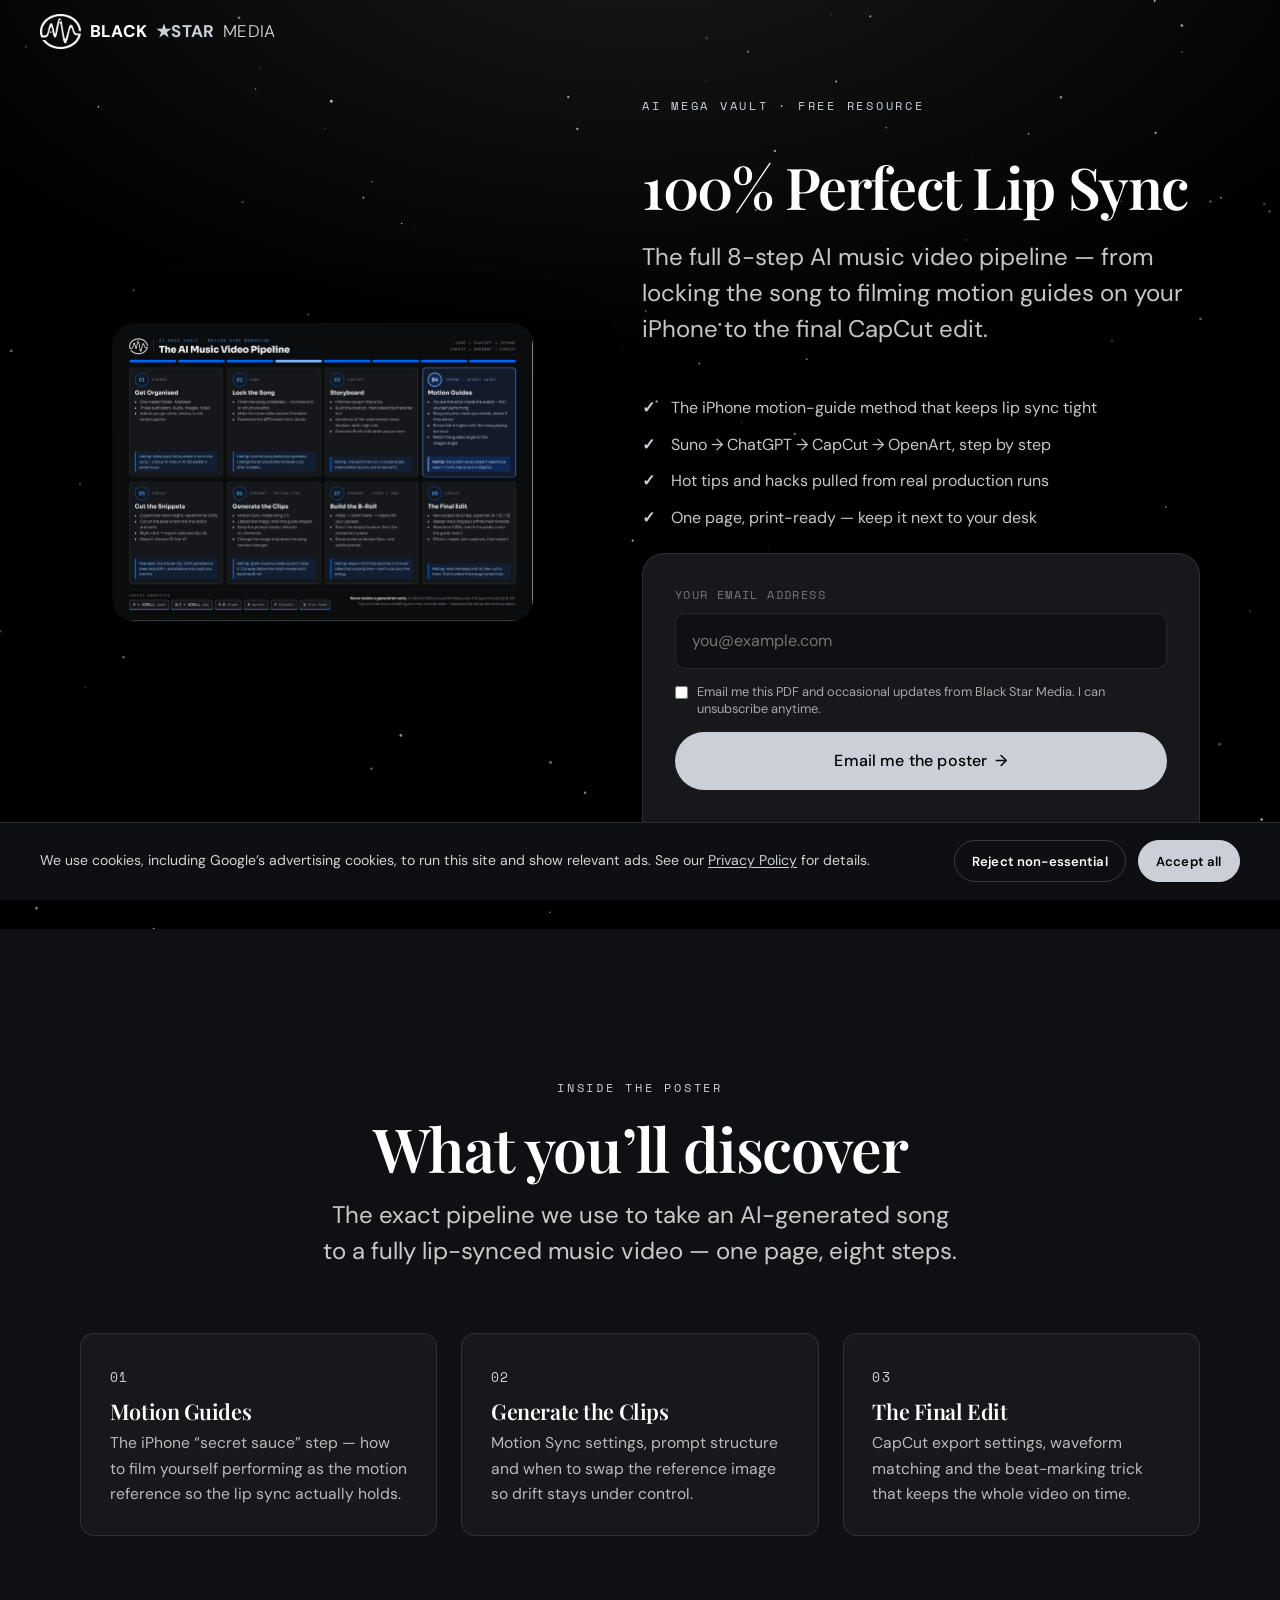
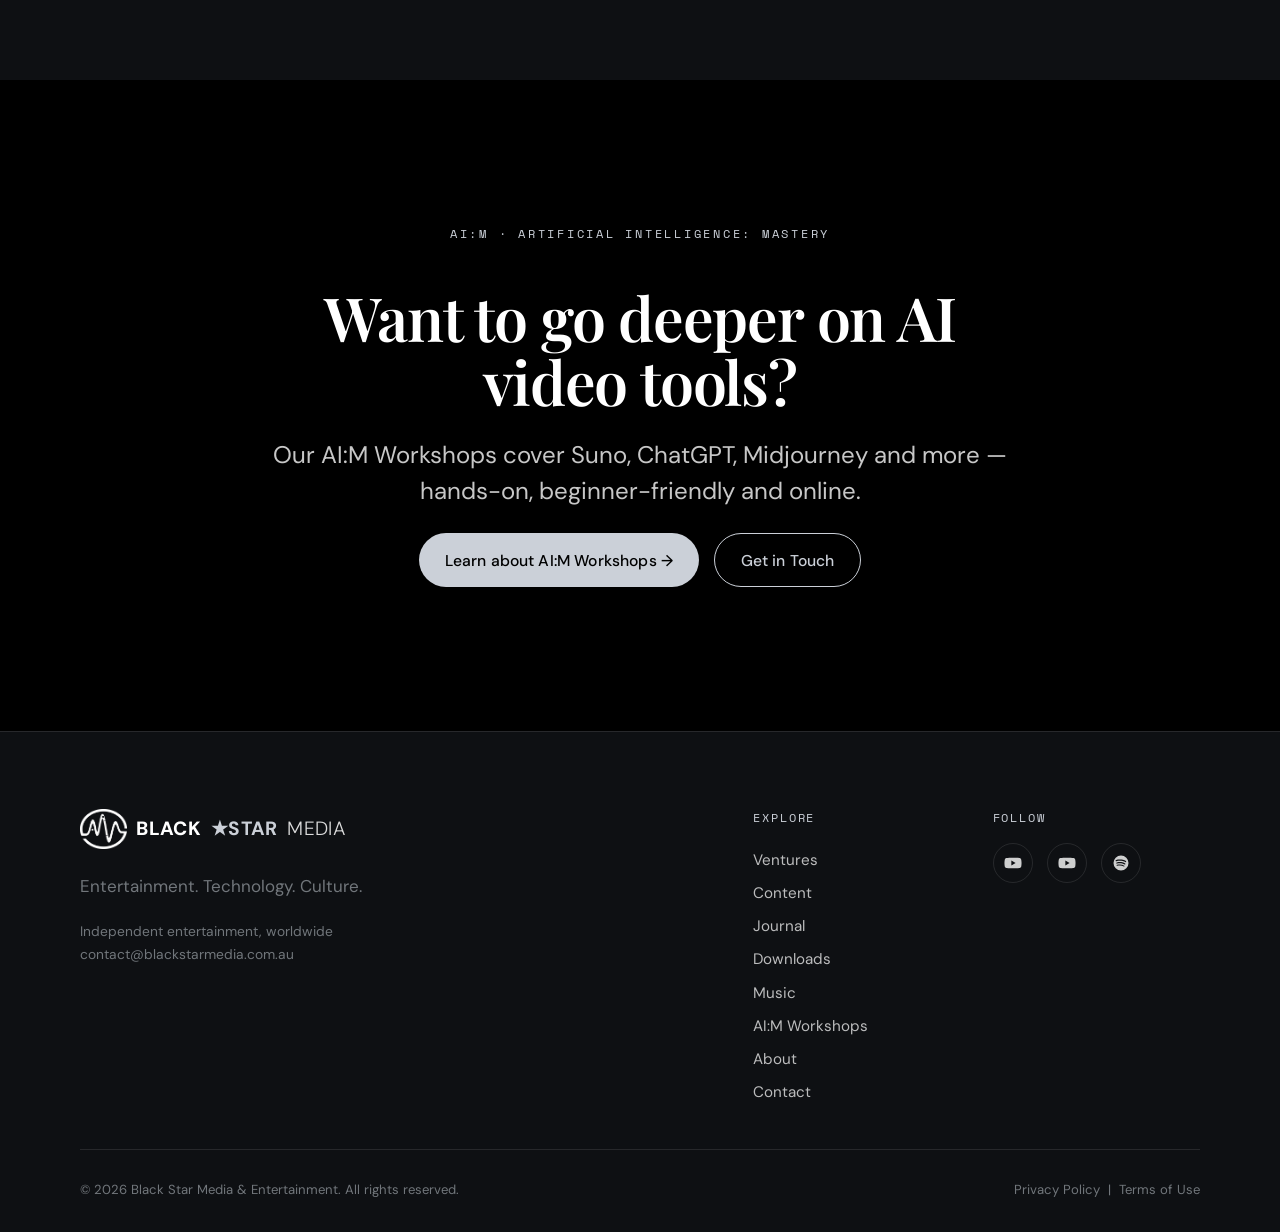
<file: lip-sync-poster.html>
<!DOCTYPE html>
<html lang="en-AU">
<head>
  <meta charset="UTF-8" />
  <meta name="viewport" content="width=device-width, initial-scale=1.0" />

  <title>100% Perfect Lip Sync — Free AI Music Video Pipeline Poster | Black Star Media</title>
  <meta name="description" content="Get our free 8-step poster for shooting motion guides and generating lip-synced AI music videos — Suno to ChatGPT to CapCut. Enter your email and we'll send it instantly." />
  <meta name="theme-color" content="#000000" />
  <link rel="canonical" href="https://blackstarmedia.com.au/lip-sync-poster.html" />

  <meta property="og:type" content="website" />
  <meta property="og:site_name" content="Black Star Media &amp; Entertainment" />
  <meta property="og:title" content="100% Perfect Lip Sync (Free PDF Poster)" />
  <meta property="og:description" content="The 8-step AI music video pipeline for motion guides and lip sync that actually holds up. Free to download." />
  <meta property="og:url" content="https://blackstarmedia.com.au/lip-sync-poster.html" />
  <meta property="og:image" content="https://blackstarmedia.com.au/assets/img/og-cover.jpg" />
  <meta name="twitter:card" content="summary_large_image" />

  <link rel="icon" type="image/png" href="assets/img/favicon.png" />
  <link rel="apple-touch-icon" href="assets/img/favicon.png" />

  <link rel="preconnect" href="https://fonts.googleapis.com" />
  <link rel="preconnect" href="https://fonts.gstatic.com" crossorigin />
  <link href="https://fonts.googleapis.com/css2?family=Playfair+Display:wght@500;600;700&family=DM+Sans:wght@300;400;500;700;800&family=Space+Mono&display=swap" rel="stylesheet" />

  <link rel="stylesheet" href="assets/css/styles.css?v=20260824" />

  <!-- Consent Mode defaults — must run before the AdSense script -->
  <script>
    window.dataLayer = window.dataLayer || [];
    function gtag(){ dataLayer.push(arguments); }
    gtag('consent', 'default', {
      ad_storage: 'denied',
      ad_user_data: 'denied',
      ad_personalization: 'denied',
      analytics_storage: 'denied',
      wait_for_update: 500
    });
  </script>
  <script async src="https://pagead2.googlesyndication.com/pagead/js/adsbygoogle.js?client=ca-pub-6512943011057060" crossorigin="anonymous"></script>

  <style>
    /* ── Landing-page overrides ── */
    .lp-nav .nav__links { display: none; }

    .lp-hero {
      position: relative;
      min-height: 100svh;
      display: flex;
      align-items: center;
      overflow: hidden;
      background:
        radial-gradient(120% 90% at 50% -10%, rgba(203,208,216,0.12), transparent 55%),
        var(--color-black);
      padding-block: var(--nav-h) 5rem;
    }

    .lp-hero__inner {
      position: relative;
      z-index: 2;
      display: grid;
      grid-template-columns: 1fr 1.15fr;
      gap: clamp(2.5rem, 6vw, 5rem);
      align-items: center;
      padding-top: 2rem;
    }

    /* Poster preview image */
    .lp-preview {
      display: flex;
      justify-content: center;
      align-items: center;
    }
    .lp-preview__img {
      width: 100%;
      max-width: 420px;
      border-radius: var(--radius-lg);
      box-shadow: 0 40px 80px rgba(0,0,0,0.7), 0 0 0 1px rgba(255,255,255,0.06);
      display: block;
    }

    /* Form side */
    .lp-form-wrap { display: flex; flex-direction: column; gap: 1.4rem; }

    .lp-hero__title {
      font-size: clamp(2rem, 2rem + 2.5vw, 3.6rem);
      line-height: 1.05;
      letter-spacing: -0.025em;
    }

    .lp-capture-form {
      display: flex;
      flex-direction: column;
      gap: 0.85rem;
      background: var(--color-surface);
      border: 1px solid var(--color-line);
      border-radius: var(--radius-lg);
      padding: clamp(1.4rem, 4vw, 2rem);
    }

    .lp-capture-form .field { gap: 0.5rem; }
    .lp-capture-form .field label {
      font-family: var(--font-mono);
      font-size: 0.72rem;
      letter-spacing: 0.12em;
      text-transform: uppercase;
      color: var(--color-muted);
    }
    .lp-capture-form input[type="email"] {
      font: inherit;
      font-size: 1rem;
      color: var(--color-white);
      background: var(--color-surface-2);
      border: 1px solid var(--color-line);
      border-radius: 10px;
      padding: 0.9rem 1rem;
      transition: border-color .3s var(--ease);
      width: 100%;
    }
    .lp-capture-form input[type="email"]:focus {
      outline: none;
      border-color: var(--color-gold);
    }

    .lp-submit-btn { width: 100%; justify-content: center; padding: 1rem 1.6rem; font-size: 1rem; }

    .lp-success {
      display: flex;
      flex-direction: column;
      gap: 1.2rem;
      background: var(--color-surface);
      border: 1px solid rgba(203,208,216,0.3);
      border-radius: var(--radius-lg);
      padding: clamp(1.4rem, 4vw, 2rem);
    }
    .lp-success__heading {
      font-family: var(--font-display);
      font-size: 1.3rem;
      color: var(--color-gold);
    }
    .lp-success__view { font-size: 0.85rem; color: var(--color-muted); }
    /* The display rules above override the hidden attribute — keep hidden states hidden */
    .lp-capture-form[hidden], .lp-success[hidden] { display: none; }

    /* What's inside */
    .lp-features { background: var(--color-surface-2); }

    /* CTA strip */
    .lp-cta-strip {
      text-align: center;
      display: flex;
      flex-direction: column;
      align-items: center;
      gap: 1.5rem;
    }

    /* Responsive */
    @media (max-width: 860px) {
      .lp-hero__inner {
        grid-template-columns: 1fr;
        text-align: left;
      }
      .lp-preview { display: none; }
    }
  </style>
</head>
<body>

  <!-- ── NAV (simplified for landing page) ── -->
  <header class="nav lp-nav" id="nav">
    <div class="nav__inner">
      <a class="wordmark" href="index.html" aria-label="Black Star Media home">
        <img class="wordmark__logo" src="assets/img/logo.png" alt="" aria-hidden="true" />
        <span class="w-black">BLACK</span><span class="w-star">&#9733;STAR</span><span class="w-media">MEDIA</span>
      </a>
      <div class="nav__actions">
        <a class="btn btn--gold" href="index.html#contact">Get in Touch</a>
      </div>
    </div>
  </header>

  <main>

    <!-- ── HERO + EMAIL CAPTURE ── -->
    <section class="lp-hero">
      <canvas class="hero__canvas" id="starfield" aria-hidden="true"></canvas>

      <div class="container lp-hero__inner">

        <!-- PDF preview image -->
        <div class="lp-preview reveal">
          <img
            class="lp-preview__img"
            src="assets/img/lip-sync-preview.png"
            alt="Preview of the 100% Perfect Lip Sync AI music video pipeline poster"
          />
        </div>

        <!-- Form column -->
        <div class="lp-form-wrap reveal" data-delay="1">
          <p class="eyebrow">AI MEGA VAULT &middot; Free Resource</p>
          <h1 class="lp-hero__title">100% Perfect Lip Sync</h1>
          <p class="lead">The full 8-step AI music video pipeline — from locking the song to filming motion guides on your iPhone to the final CapCut edit.</p>

          <ul class="ticks">
            <li>The iPhone motion-guide method that keeps lip sync tight</li>
            <li>Suno &rarr; ChatGPT &rarr; CapCut &rarr; OpenArt, step by step</li>
            <li>Hot tips and hacks pulled from real production runs</li>
            <li>One page, print-ready — keep it next to your desk</li>
          </ul>

          <!-- Email capture form -->
          <form class="lp-capture-form reveal" id="captureForm" data-delay="2" novalidate>
            <div class="field">
              <label for="lp-email">Your email address</label>
              <input
                id="lp-email"
                name="email"
                type="email"
                inputmode="email"
                autocomplete="email"
                placeholder="you@example.com"
                required
              />
            </div>
            <!-- Honeypot -->
            <input class="dl-form__hp" type="text" name="company" tabindex="-1" autocomplete="off" aria-hidden="true" />
            <label class="dl-form__consent">
              <input type="checkbox" name="consent" required />
              <span>Email me this PDF and occasional updates from Black Star Media. I can unsubscribe anytime.</span>
            </label>
            <button class="btn btn--gold lp-submit-btn" type="submit" id="captureBtn">
              Email me the poster <span aria-hidden="true">&rarr;</span>
            </button>
            <p class="dl-form__msg" id="captureMsg" role="status" aria-live="polite"></p>
          </form>

          <!-- Success state -->
          <div class="lp-success" id="captureSuccess" hidden>
            <p class="lp-success__heading">You&rsquo;re all set!</p>
            <p style="color:rgba(255,255,255,0.78);">Your guide is on its way — check your inbox in the next minute or two.</p>
            <p class="lp-success__view">Check your spam folder if it doesn&rsquo;t arrive shortly.</p>
          </div>
        </div>

      </div><!-- /.lp-hero__inner -->
    </section>

    <!-- ── WHAT'S INSIDE ── -->
    <section class="section lp-features">
      <div class="container">
        <div class="section-head section-head--center reveal">
          <p class="eyebrow">Inside the Poster</p>
          <h2 class="section-title">What you&rsquo;ll discover</h2>
          <p class="section-sub lead">The exact pipeline we use to take an AI-generated song to a fully lip-synced music video — one page, eight steps.</p>
        </div>

        <div class="grid grid--3">
          <div class="card reveal" data-delay="1">
            <span class="card__num">01</span>
            <h3 class="card__title">Motion Guides</h3>
            <p class="card__body">The iPhone &ldquo;secret sauce&rdquo; step — how to film yourself performing as the motion reference so the lip sync actually holds.</p>
          </div>
          <div class="card reveal" data-delay="2">
            <span class="card__num">02</span>
            <h3 class="card__title">Generate the Clips</h3>
            <p class="card__body">Motion Sync settings, prompt structure and when to swap the reference image so drift stays under control.</p>
          </div>
          <div class="card reveal" data-delay="3">
            <span class="card__num">03</span>
            <h3 class="card__title">The Final Edit</h3>
            <p class="card__body">CapCut export settings, waveform matching and the beat-marking trick that keeps the whole video on time.</p>
          </div>
        </div>
      </div>
    </section>

    <!-- ── AI:M CTA ── -->
    <section class="section">
      <div class="container">
        <div class="lp-cta-strip reveal">
          <p class="eyebrow">AI:M &middot; Artificial Intelligence: Mastery</p>
          <h2 class="section-title" style="max-width:18ch;">Want to go deeper on AI video tools?</h2>
          <p class="lead" style="max-width:46ch;">Our AI:M Workshops cover Suno, ChatGPT, Midjourney and more — hands-on, beginner-friendly and online.</p>
          <div style="display:flex;flex-wrap:wrap;gap:1rem;justify-content:center;">
            <a class="btn btn--gold" href="index.html#workshops">Learn about AI:M Workshops &rarr;</a>
            <a class="btn btn--gold-outline" href="index.html#contact">Get in Touch</a>
          </div>
        </div>
      </div>
    </section>

  </main>

  <!-- ── FOOTER ── -->
  <footer class="footer">
    <div class="container">
      <div class="footer__top">
        <div>
          <a class="wordmark" href="index.html" style="font-size:1.2rem;">
            <img class="wordmark__logo" src="assets/img/logo.png" alt="" aria-hidden="true" />
            <span class="w-black">BLACK</span><span class="w-star">&#9733;STAR</span><span class="w-media">MEDIA</span>
          </a>
          <p class="footer__tag">Entertainment. Technology. Culture.</p>
          <p class="footer__meta">
            Independent entertainment, worldwide<br/>
            contact@blackstarmedia.com.au
          </p>
        </div>
        <div class="footer__cols">
          <div class="footer__col">
            <h4>Explore</h4>
            <a href="index.html#ventures">Ventures</a>
            <a href="index.html#videos">Content</a>
            <a href="journal.html">Journal</a>
            <a href="index.html#downloads">Downloads</a>
            <a href="index.html#music">Music</a>
            <a href="index.html#workshops">AI:M Workshops</a>
            <a href="index.html#about">About</a>
            <a href="index.html#contact">Contact</a>
          </div>
          <div class="footer__col">
            <h4>Follow</h4>
            <div class="social" aria-label="Social links">
              <a href="https://www.youtube.com/@AiMegaVault" target="_blank" rel="noopener" aria-label="AI MEGA VAULT on YouTube">
                <svg width="18" height="18" viewBox="0 0 24 24" fill="currentColor"><path d="M23 7.5a3 3 0 0 0-2.1-2.1C19 5 12 5 12 5s-7 0-8.9.4A3 3 0 0 0 1 7.5 31 31 0 0 0 .6 12 31 31 0 0 0 1 16.5a3 3 0 0 0 2.1 2.1C5 19 12 19 12 19s7 0 8.9-.4A3 3 0 0 0 23 16.5 31 31 0 0 0 23.4 12 31 31 0 0 0 23 7.5zM9.8 15.3V8.7l5.7 3.3z"/></svg>
              </a>
              <a href="https://www.youtube.com/@NeoSoulMusic26" target="_blank" rel="noopener" aria-label="NeoSoul Music on YouTube">
                <svg width="18" height="18" viewBox="0 0 24 24" fill="currentColor"><path d="M23 7.5a3 3 0 0 0-2.1-2.1C19 5 12 5 12 5s-7 0-8.9.4A3 3 0 0 0 1 7.5 31 31 0 0 0 .6 12 31 31 0 0 0 1 16.5a3 3 0 0 0 2.1 2.1C5 19 12 19 12 19s7 0 8.9-.4A3 3 0 0 0 23 16.5 31 31 0 0 0 23.4 12 31 31 0 0 0 23 7.5zM9.8 15.3V8.7l5.7 3.3z"/></svg>
              </a>
              <a href="https://open.spotify.com/artist/6v0R5eHKsjwcvml4rpPpng" target="_blank" rel="noopener" aria-label="Tha MEGA BOY BAND on Spotify">
                <svg width="18" height="18" viewBox="0 0 24 24" fill="currentColor"><path d="M12 2a10 10 0 1 0 0 20 10 10 0 0 0 0-20zm4.6 14.4a.62.62 0 0 1-.86.21c-2.35-1.44-5.3-1.76-8.79-.96a.63.63 0 1 1-.28-1.22c3.81-.87 7.08-.5 9.72 1.11.3.18.39.57.21.86zm1.23-2.74a.78.78 0 0 1-1.07.26c-2.69-1.65-6.79-2.13-9.97-1.16a.78.78 0 1 1-.45-1.49c3.64-1.1 8.16-.57 11.24 1.32.37.22.49.7.25 1.07zm.11-2.85C14.42 8.96 9.1 8.78 6.04 9.71a.94.94 0 1 1-.54-1.8c3.52-1.06 9.39-.85 13.09 1.34a.94.94 0 0 1-.96 1.61z"/></svg>
              </a>
            </div>
          </div>
        </div>
      </div>
      <div class="footer__bottom">
        <span>&copy; 2026 Black Star Media &amp; Entertainment. All rights reserved.</span>
        <span><a href="privacy.html">Privacy Policy</a> &nbsp;|&nbsp; <a href="terms.html">Terms of Use</a></span>
      </div>
    </div>
  </footer>

  <script>
  /* ── Landing page: email capture + starfield ── */
  (function () {
    "use strict";

    /* ─── CONFIG ─────────────────────────────────────────────────────────────
       After deploying scripts/lip-sync-poster-delivery.gs as a Google Apps
       Script Web App (Execute as: Me, Who has access: Anyone), paste the
       /exec URL below. Until then, the form still works — it just shows the
       success state without an email actually being sent.
    ─────────────────────────────────────────────────────────────────────────── */
    var ENDPOINT = "https://script.google.com/macros/s/AKfycbxLNLgVCNE4iMkZAZ9N2shI7qFrIEbjgVWIWnz7-690bV8nvS5QRdTtJRmiyD_jsFAU/exec";
    var emailOn  = ENDPOINT.indexOf("PASTE_") !== 0;

    var EMAIL_RE = /^[^\s@]+@[^\s@]+\.[^\s@]+$/;
    var form     = document.getElementById("captureForm");
    var btn      = document.getElementById("captureBtn");
    var msgEl    = document.getElementById("captureMsg");
    var success  = document.getElementById("captureSuccess");

    function showSuccess() {
      form.hidden = true;
      success.removeAttribute("hidden");
      setTimeout(function () {
        window.location.href = "https://blackstarmedia.com.au";
      }, 2500);
    }

    function setMsg(text, kind) {
      msgEl.textContent = text;
      msgEl.className   = "dl-form__msg" + (kind ? " is-" + kind : "");
    }

    form.addEventListener("submit", function (e) {
      e.preventDefault();
      if (form.dataset.sent) return;

      var email   = (form.email.value   || "").trim();
      var consent = form.consent.checked;

      // Honeypot: silent bot drop
      if (form.company.value) { showSuccess(); return; }

      if (!EMAIL_RE.test(email)) {
        setMsg("Please enter a valid email address.", "error");
        form.email.focus();
        return;
      }
      if (!consent) {
        setMsg("Please tick the box so we can send it over.", "error");
        return;
      }

      btn.disabled = true;
      setMsg("Sending…", "pending");

      if (emailOn) {
        // Apps Script doesn't send readable CORS headers; use no-cors + treat
        // network completion as success (errors land in .catch below).
        fetch(ENDPOINT, {
          method:  "POST",
          mode:    "no-cors",
          headers: { "Content-Type": "text/plain;charset=utf-8" },
          body:    JSON.stringify({ email: email, consent: true, source: location.href })
        })
          .then(function () { form.dataset.sent = "1"; showSuccess(); })
          .catch(function () {
            btn.disabled = false;
            setMsg("Something went wrong — please try again in a moment.", "error");
          });
      } else {
        // Endpoint not yet configured: show the download immediately.
        form.dataset.sent = "1";
        showSuccess();
      }
    });

    /* ─── Sticky nav ─────────────────────────────────────────────────────── */
    var nav = document.getElementById("nav");
    window.addEventListener("scroll", function () {
      nav.classList.toggle("is-scrolled", window.scrollY > 24);
    }, { passive: true });

    /* ─── Scroll reveal ──────────────────────────────────────────────────── */
    var prefersReduced = window.matchMedia("(prefers-reduced-motion: reduce)").matches;
    var reveals = document.querySelectorAll(".reveal");
    if (prefersReduced || !("IntersectionObserver" in window)) {
      reveals.forEach(function (el) { el.classList.add("is-visible"); });
    } else {
      var io = new IntersectionObserver(function (entries) {
        entries.forEach(function (en) {
          if (en.isIntersecting) { en.target.classList.add("is-visible"); io.unobserve(en.target); }
        });
      }, { rootMargin: "0px 0px -10% 0px", threshold: 0.1 });
      reveals.forEach(function (el) { io.observe(el); });
    }

    /* ─── Hero starfield (reused from main.js) ───────────────────────────── */
    var canvas = document.getElementById("starfield");
    if (canvas && !prefersReduced) {
      var ctx = canvas.getContext("2d");
      var stars = [];
      var w, h, dpr, raf;

      function resize() {
        dpr = Math.min(window.devicePixelRatio || 1, 2);
        w = canvas.clientWidth; h = canvas.clientHeight;
        canvas.width = w * dpr; canvas.height = h * dpr;
        ctx.setTransform(dpr, 0, 0, dpr, 0, 0);
        var count = Math.min(140, Math.floor((w * h) / 11000));
        stars = [];
        for (var i = 0; i < count; i++) {
          stars.push({
            x: Math.random() * w, y: Math.random() * h,
            r: Math.random() * 1.3 + 0.2,
            a: Math.random() * 0.6 + 0.15,
            tw: Math.random() * 0.02 + 0.004,
            dir: Math.random() < 0.5 ? 1 : -1,
            vy: Math.random() * 0.12 + 0.02
          });
        }
      }

      function draw() {
        ctx.clearRect(0, 0, w, h);
        for (var i = 0; i < stars.length; i++) {
          var s = stars[i];
          s.a += s.tw * s.dir;
          if (s.a > 0.8 || s.a < 0.12) s.dir *= -1;
          s.y += s.vy;
          if (s.y > h) { s.y = -2; s.x = Math.random() * w; }
          ctx.beginPath();
          ctx.fillStyle = (i % 9 === 0)
            ? "rgba(203,208,216," + s.a.toFixed(2) + ")"
            : "rgba(255,255,255," + s.a.toFixed(2) + ")";
          ctx.arc(s.x, s.y, s.r, 0, Math.PI * 2);
          ctx.fill();
        }
        raf = requestAnimationFrame(draw);
      }

      resize(); draw();
      window.addEventListener("resize", function () { cancelAnimationFrame(raf); resize(); draw(); });
      if ("IntersectionObserver" in window) {
        new IntersectionObserver(function (entries) {
          entries.forEach(function (e) {
            if (e.isIntersecting) { if (!raf) draw(); }
            else { cancelAnimationFrame(raf); raf = null; }
          });
        }, { threshold: 0 }).observe(canvas);
      }
    }
  })();
  </script>

  <script src="assets/js/consent.js?v=20260729" defer></script>
</body>
</html>
</file>
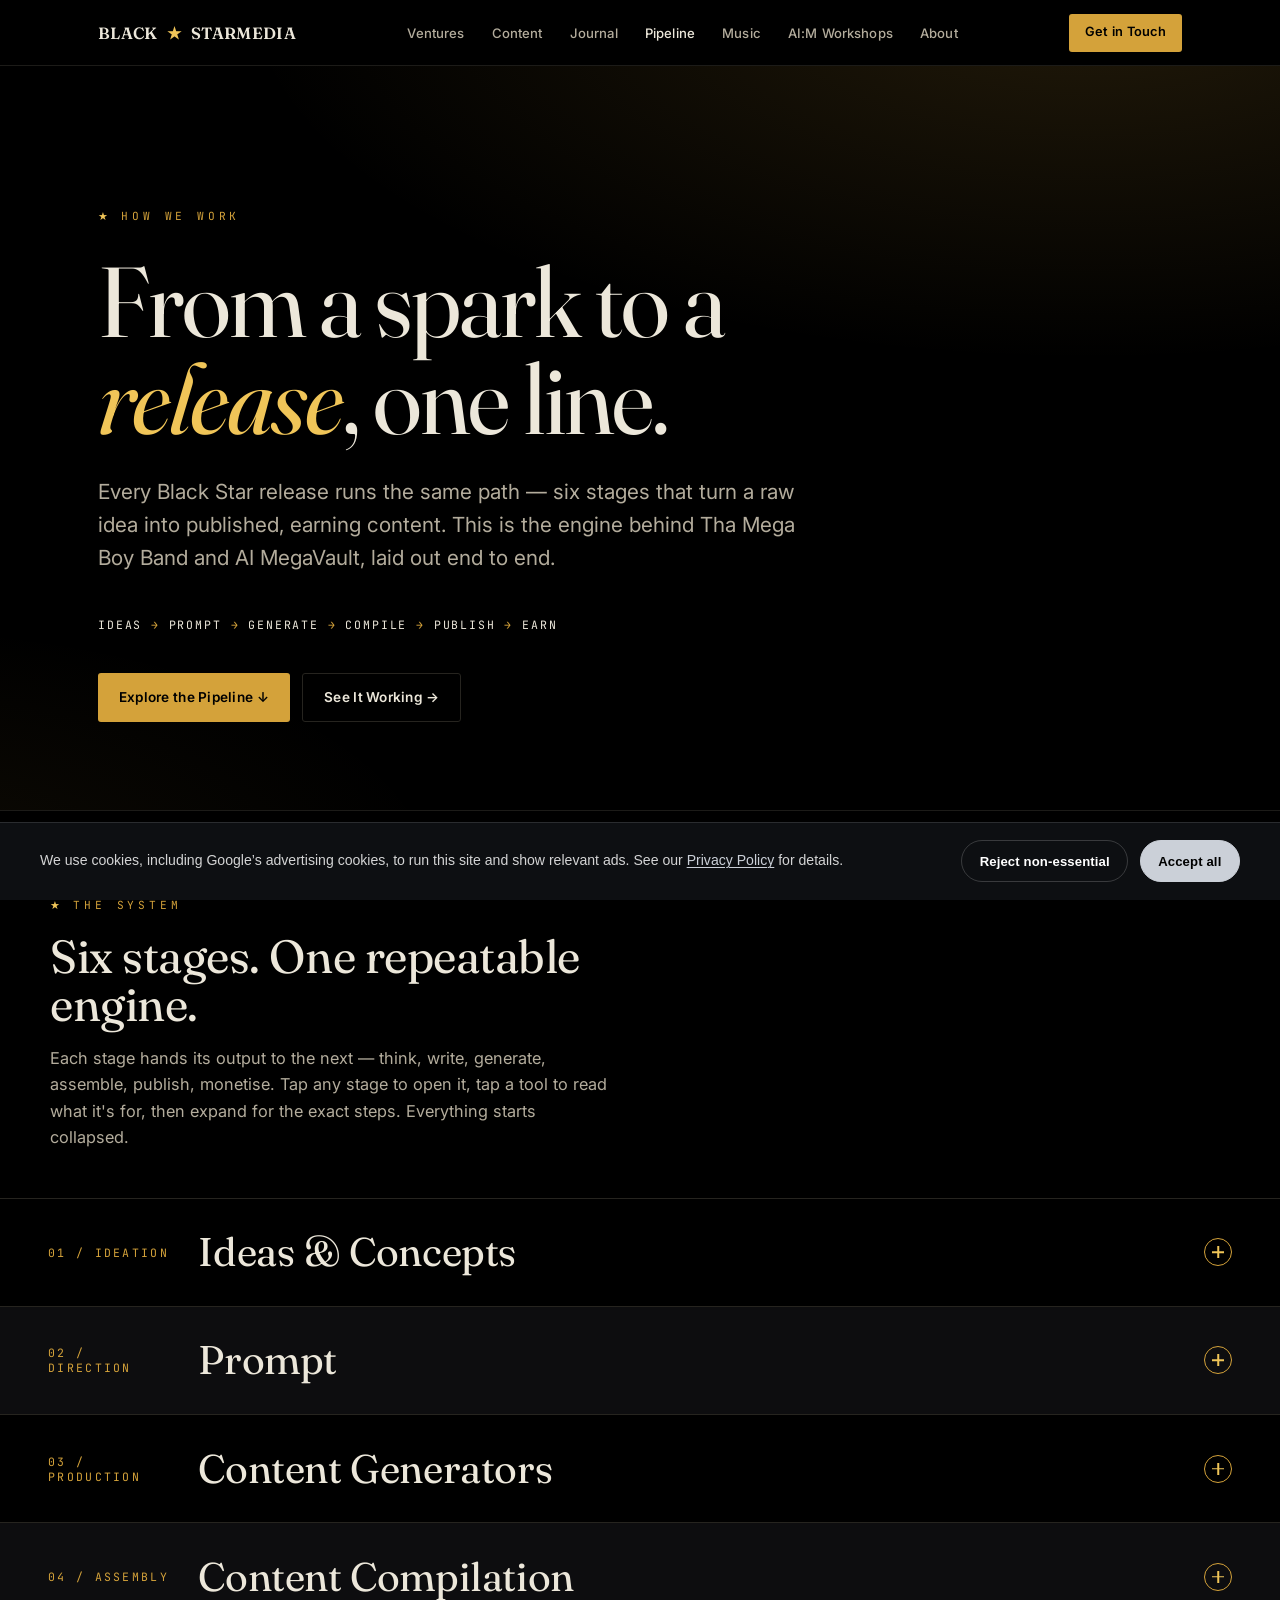
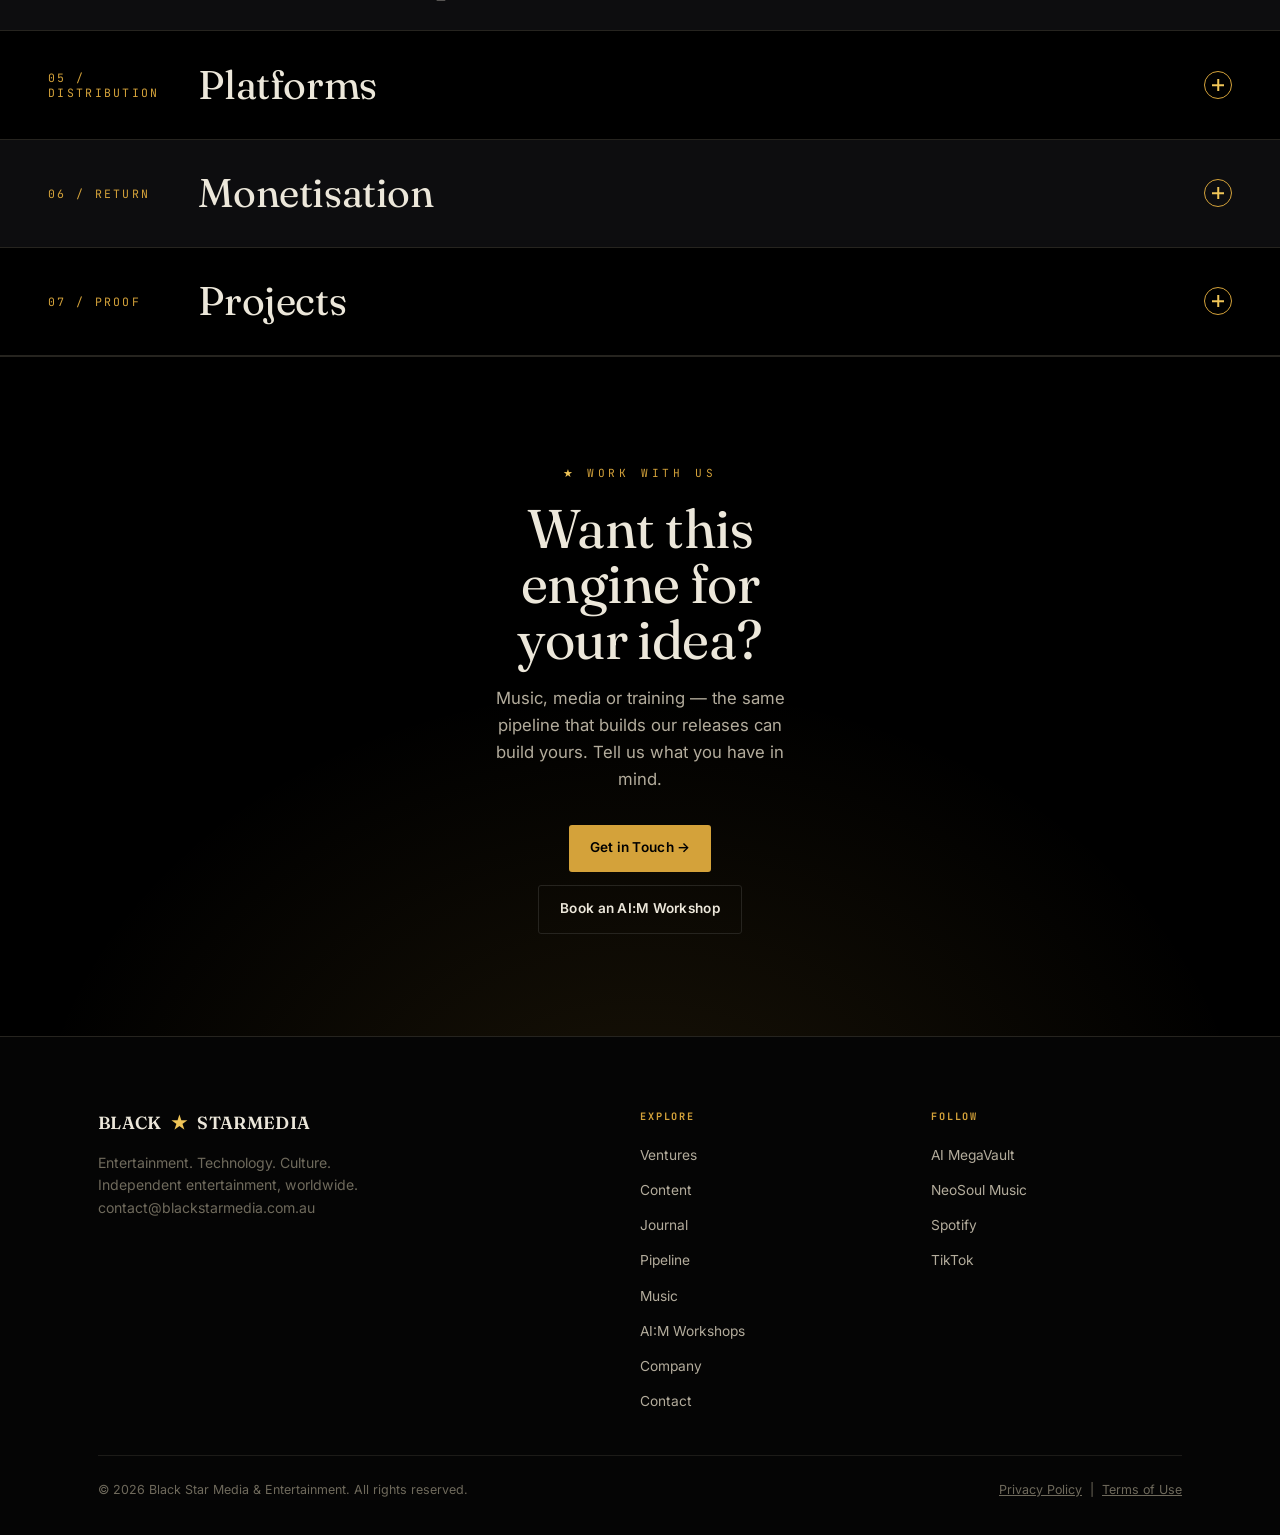
<file: pipeline.html>
<!DOCTYPE html>
<html lang="en">
<head>
<meta charset="UTF-8">
<meta name="viewport" content="width=device-width, initial-scale=1.0">
<meta name="theme-color" content="#000000">
<title>The Pipeline — Black Star Media &amp; Entertainment</title>
<meta name="description" content="How Black Star Media turns a raw idea into published, earning content — the six-stage AI production pipeline behind Tha Mega Boy Band and AI MegaVault.">
<meta property="og:type" content="website">
<meta property="og:site_name" content="Black Star Media & Entertainment">
<meta property="og:title" content="The Pipeline — Black Star Media & Entertainment">
<meta property="og:description" content="From a spark to a release. The six-stage AI content pipeline, idea to income — with the live projects proving it works.">
<meta property="og:url" content="https://blackstarmedia.com.au/pipeline.html">
<meta property="og:image" content="https://blackstarmedia.com.au/assets/img/og-cover.jpg">
<link rel="preconnect" href="https://fonts.googleapis.com">
<link rel="preconnect" href="https://fonts.gstatic.com" crossorigin>
<link href="https://fonts.googleapis.com/css2?family=Fraunces:opsz,wght@9..144,400;9..144,500;9..144,600&family=Inter:wght@400;500;600&family=JetBrains+Mono:wght@400;500&display=swap" rel="stylesheet">

<!-- Consent Mode defaults — must run before the AdSense script -->
<script>
  window.dataLayer = window.dataLayer || [];
  function gtag(){ dataLayer.push(arguments); }
  gtag('consent', 'default', {
    ad_storage: 'denied',
    ad_user_data: 'denied',
    ad_personalization: 'denied',
    analytics_storage: 'denied',
    wait_for_update: 500
  });
</script>
<script async src="https://pagead2.googlesyndication.com/pagead/js/adsbygoogle.js?client=ca-pub-6512943011057060" crossorigin="anonymous"></script>
<style>
  :root{
    --black:#000000;
    --ink:#0a0a0b;
    --panel:#101012;
    --panel-2:#0d0d0f;
    --line:#26241f;
    --line-soft:#1c1b18;
    --paper:#ece7da;
    --paper-dim:#b3ac9c;
    --muted:#6f6a5c;
    --gold:#d4a23a;
    --gold-bright:#f0c558;
    --gold-deep:#a87d24;
    --serif:"Fraunces",Georgia,"Times New Roman",serif;
    --sans:"Inter",system-ui,-apple-system,sans-serif;
    --mono:"JetBrains Mono",ui-monospace,Menlo,Consolas,monospace;
  }
  *{margin:0;padding:0;box-sizing:border-box}
  html{scroll-behavior:smooth}
  body{
    background:var(--black);color:var(--paper);
    font-family:var(--sans);line-height:1.6;
    -webkit-font-smoothing:antialiased;text-rendering:optimizeLegibility;
  }
  a{color:inherit}
  ::selection{background:var(--gold);color:var(--black)}

  .wrap{max-width:1180px;margin:0 auto;padding:0 clamp(1.2rem,5vw,3rem)}
  .eyebrow{font-family:var(--mono);font-size:.7rem;letter-spacing:.34em;text-transform:uppercase;color:var(--gold);display:inline-flex;align-items:center;gap:.6rem}
  .eyebrow .star{color:var(--gold-bright)}

  /* ---------- NAV ---------- */
  .nav{position:sticky;top:0;z-index:50;background:rgba(0,0,0,.78);backdrop-filter:blur(14px);border-bottom:1px solid var(--line-soft)}
  .nav-inner{max-width:1180px;margin:0 auto;padding:.85rem clamp(1.2rem,5vw,3rem);display:flex;align-items:center;justify-content:space-between;gap:1.5rem}
  .brand{display:flex;align-items:center;gap:.6rem;text-decoration:none;font-family:var(--serif);font-weight:600;letter-spacing:.02em;font-size:1.02rem;white-space:nowrap}
  .brand .mk{color:var(--gold-bright)}
  .nav-links{display:flex;align-items:center;gap:1.7rem;list-style:none}
  .nav-links a{text-decoration:none;color:var(--paper-dim);font-size:.82rem;font-weight:500;letter-spacing:.01em;transition:color .2s ease}
  .nav-links a:hover,.nav-links a[aria-current]{color:var(--paper)}
  .nav-cta{text-decoration:none;font-size:.8rem;font-weight:600;letter-spacing:.02em;color:var(--black);background:var(--gold);padding:.55rem 1rem;border-radius:3px;white-space:nowrap;transition:background .2s ease}
  .nav-cta:hover{background:var(--gold-bright)}
  .nav-toggle{display:none;background:none;border:1px solid var(--line);color:var(--paper);border-radius:4px;padding:.4rem .55rem;cursor:pointer;font-family:var(--mono);font-size:.7rem}
  @media(max-width:900px){
    .nav-links{display:none;position:absolute;top:100%;left:0;right:0;flex-direction:column;align-items:flex-start;gap:0;background:#050505;border-bottom:1px solid var(--line)}
    .nav-links.open{display:flex}
    .nav-links li{width:100%;border-top:1px solid var(--line-soft)}
    .nav-links a{display:block;padding:.95rem clamp(1.2rem,5vw,3rem)}
    .nav-toggle{display:inline-block}
    .nav-cta{display:none}
  }

  /* ---------- HERO ---------- */
  .hero{position:relative;overflow:hidden;border-bottom:1px solid var(--line-soft);
    padding:clamp(4.5rem,11vw,8.5rem) 0 clamp(3.5rem,7vw,5.5rem)}
  .hero::before{content:"";position:absolute;inset:0;
    background:
      radial-gradient(120% 90% at 85% -10%, rgba(212,162,58,.16), transparent 55%),
      radial-gradient(90% 70% at -10% 110%, rgba(212,162,58,.07), transparent 50%);
    pointer-events:none}
  .hero-inner{position:relative}
  .hero h1{font-family:var(--serif);font-weight:400;font-size:clamp(2.7rem,8vw,6.2rem);line-height:.97;letter-spacing:-.02em;max-width:15ch;margin:1.6rem 0 0}
  .hero h1 em{font-style:italic;color:var(--gold-bright)}
  .hero .lede{margin-top:1.8rem;max-width:54ch;font-size:clamp(1.02rem,1.8vw,1.3rem);color:var(--paper-dim)}
  .flowstrip{margin-top:2.6rem;display:flex;flex-wrap:wrap;gap:.55rem;align-items:center;font-family:var(--mono);font-size:.72rem;letter-spacing:.16em;text-transform:uppercase;color:var(--muted)}
  .flowstrip b{color:var(--paper);font-weight:400}
  .flowstrip i{color:var(--gold);font-style:normal}
  .hero-actions{margin-top:2.4rem;display:flex;flex-wrap:wrap;gap:.8rem}
  .btn{display:inline-flex;align-items:center;gap:.5rem;text-decoration:none;font-weight:600;font-size:.85rem;letter-spacing:.02em;padding:.8rem 1.3rem;border-radius:3px;transition:transform .15s ease,background .2s ease,border-color .2s ease}
  .btn-primary{background:var(--gold);color:var(--black)}
  .btn-primary:hover{background:var(--gold-bright)}
  .btn-ghost{border:1px solid var(--line);color:var(--paper)}
  .btn-ghost:hover{border-color:var(--gold);color:var(--gold-bright)}

  /* ---------- SECTION INTRO ---------- */
  .intro{padding:clamp(3.2rem,7vw,5rem) 0 1.4rem}
  .intro h2{font-family:var(--serif);font-weight:400;font-size:clamp(1.8rem,4vw,2.9rem);line-height:1.04;letter-spacing:-.01em;margin:1rem 0 0;max-width:20ch}
  .intro p{margin-top:1rem;max-width:56ch;color:var(--paper-dim);font-size:1.02rem}

  /* ================= PIPELINE (signature) ================= */
  .pipeline{border-top:1px solid var(--line);margin-top:1.6rem}

  /* L1 — STAGE */
  .stage{border-bottom:1px solid var(--line)}
  .stage:nth-child(even){background:var(--panel-2)}
  .stage-btn{width:100%;border:0;background:none;color:inherit;cursor:pointer;text-align:left;font-family:inherit;
    padding:clamp(1.5rem,3vw,2.1rem) clamp(1.2rem,5vw,3rem);display:flex;align-items:center;gap:clamp(1rem,3vw,1.8rem);transition:background .2s ease}
  .stage-btn:hover{background:rgba(212,162,58,.05)}
  .stage-num{font-family:var(--mono);font-size:.72rem;letter-spacing:.2em;color:var(--gold);flex:0 0 auto;width:7.6rem}
  .stage-title{font-family:var(--serif);font-size:clamp(1.5rem,4vw,2.5rem);font-weight:400;line-height:1;letter-spacing:-.01em;flex:1 1 auto}
  .toggle{flex:0 0 auto;width:28px;height:28px;position:relative;border:1px solid var(--gold);border-radius:50%;transition:background .2s ease}
  .toggle::before,.toggle::after{content:"";position:absolute;background:var(--gold-bright);top:50%;left:50%;transform:translate(-50%,-50%)}
  .toggle::before{width:12px;height:1.5px}
  .toggle::after{width:1.5px;height:12px;transition:transform .3s ease}
  .stage-btn[aria-expanded="true"] .toggle{background:rgba(212,162,58,.14)}
  .stage-btn[aria-expanded="true"] .toggle::after{transform:translate(-50%,-50%) scaleY(0)}

  /* collapsible */
  .panel{overflow:hidden;max-height:0;transition:max-height .42s cubic-bezier(.4,0,.2,1)}
  .panel-inner{padding:0 clamp(1.2rem,5vw,3rem) clamp(2rem,4vw,3rem)}
  .stage-desc{color:var(--paper-dim);max-width:54ch;font-size:1.04rem;margin:-.3rem 0 .5rem;padding-left:9.4rem}
  .ph{font-family:var(--mono);font-size:.62rem;letter-spacing:.1em;color:var(--muted);text-transform:uppercase;padding-left:9.4rem;margin-bottom:2rem}
  @media(max-width:760px){.stage-num{width:3.4rem}.stage-desc,.ph{padding-left:0}}

  /* L2 — SUBSECTION */
  .sub{border:1px solid var(--line);border-radius:4px;background:var(--panel);margin-bottom:1rem;transition:border-color .25s ease}
  .sub:last-child{margin-bottom:0}
  .sub[data-open="true"]{border-color:var(--gold-deep)}
  .sub-btn{width:100%;border:0;background:none;color:inherit;cursor:pointer;text-align:left;font-family:inherit;padding:1.25rem 1.4rem;display:flex;align-items:center;gap:1.1rem}
  .glyph{flex:0 0 46px;height:46px;border:1px solid var(--gold-deep);border-radius:3px;display:grid;place-items:center;color:var(--gold-bright);background:rgba(212,162,58,.05)}
  .glyph svg{width:23px;height:23px;stroke:currentColor;fill:none;stroke-width:1.4}
  .sub-meta{flex:1 1 auto}
  .sub-label{font-family:var(--serif);font-size:1.2rem;line-height:1.15;margin-bottom:.15rem}
  .sub-tools{font-family:var(--mono);font-size:.66rem;letter-spacing:.1em;color:var(--gold);text-transform:uppercase}
  .chev{flex:0 0 auto;width:11px;height:11px;border-right:1.5px solid var(--gold);border-bottom:1.5px solid var(--gold);transform:rotate(45deg);transition:transform .3s ease;margin-right:.35rem}
  .sub-btn[aria-expanded="true"] .chev{transform:rotate(-135deg)}
  .sub-body{padding:0 1.4rem 1.35rem 4rem}
  .sub-note{color:var(--paper-dim);font-size:.97rem;line-height:1.55;margin-bottom:1.05rem}
  @media(max-width:560px){.sub-body{padding-left:1.4rem}}

  /* L3 — TASKS / HIGHLIGHTS */
  .tasks-btn{border:0;background:none;cursor:pointer;color:var(--gold);font-family:var(--mono);font-size:.66rem;letter-spacing:.14em;text-transform:uppercase;display:inline-flex;align-items:center;gap:.5rem;padding:.2rem 0}
  .tasks-btn .plus{font-size:.95rem;line-height:0;transition:transform .3s ease}
  .tasks-btn[aria-expanded="true"] .plus{transform:rotate(45deg)}
  .tasks{list-style:none;margin-top:.85rem}
  .tasks li{position:relative;padding:.42rem 0 .42rem 1.4rem;font-size:.94rem;color:var(--paper-dim);border-top:1px solid var(--line-soft)}
  .tasks li:first-child{border-top:0}
  .tasks li::before{content:"";position:absolute;left:0;top:.92rem;width:6px;height:6px;background:var(--gold-deep);transform:rotate(45deg)}

  /* PROJECT extras */
  .proj-desc{color:var(--paper-dim);font-size:.98rem;line-height:1.65;margin-bottom:1.15rem}
  .proj-desc strong{color:var(--paper);font-weight:600}
  .revenue{margin:1.1rem 0 1.25rem;padding-left:1.05rem;border-left:2px solid var(--gold-deep)}
  .revenue h4{font-family:var(--mono);font-size:.6rem;letter-spacing:.18em;text-transform:uppercase;color:var(--gold);margin-bottom:.5rem}
  .revenue p{color:var(--paper-dim);font-size:.93rem;line-height:1.6}
  .links{display:flex;flex-wrap:wrap;gap:.7rem;margin:1.25rem 0 .25rem}
  .link-btn{display:inline-flex;align-items:center;gap:.55rem;text-decoration:none;background:var(--gold);color:var(--black);font-weight:600;font-size:.72rem;letter-spacing:.06em;text-transform:uppercase;padding:.65rem 1rem;border-radius:3px;transition:background .2s ease}
  .link-btn:hover{background:var(--gold-bright)}
  .link-btn svg{width:15px;height:15px;stroke:currentColor;fill:none;stroke-width:1.6}
  .embed{margin:1.35rem 0 .35rem;max-width:560px}
  .embed-label{font-family:var(--mono);font-size:.6rem;letter-spacing:.14em;text-transform:uppercase;color:var(--gold);margin-bottom:.65rem}
  .embed-yt{position:relative;width:100%;padding-top:56.25%;border-radius:8px;overflow:hidden;border:1px solid var(--line);background:linear-gradient(135deg,#141416,#0c0c0e)}
  .embed-yt::after{content:"▶ loading";position:absolute;inset:0;display:grid;place-items:center;font-family:var(--mono);font-size:.66rem;letter-spacing:.16em;text-transform:uppercase;color:var(--muted)}
  .embed-yt iframe{position:absolute;inset:0;width:100%;height:100%;border:0;z-index:1}
  .embed-spotify{min-height:152px;border-radius:8px;background:linear-gradient(135deg,#141416,#0c0c0e)}
  .embed-spotify iframe{display:block;position:relative;z-index:1}
  .highlights{list-style:none;margin-top:1.35rem}
  .highlights li{position:relative;padding:.4rem 0 .4rem 1.5rem;font-size:.93rem;color:var(--paper-dim);border-top:1px solid var(--line-soft)}
  .highlights li:first-child{border-top:0}
  .highlights li::before{content:"★";position:absolute;left:0;top:.42rem;color:var(--gold);font-size:.78rem}

  /* ---------- CLOSING CTA ---------- */
  .closer{position:relative;overflow:hidden;border-top:1px solid var(--line);padding:clamp(4rem,8vw,6.5rem) 0}
  .closer::before{content:"";position:absolute;inset:0;background:radial-gradient(80% 120% at 50% 120%, rgba(212,162,58,.12), transparent 60%);pointer-events:none}
  .closer-inner{position:relative;text-align:center;max-width:42ch;margin:0 auto}
  .closer h2{font-family:var(--serif);font-weight:400;font-size:clamp(2rem,5vw,3.4rem);line-height:1.02;letter-spacing:-.01em;margin:1rem 0 0}
  .closer p{margin-top:1.1rem;color:var(--paper-dim);font-size:1.05rem}
  .closer .hero-actions{justify-content:center;margin-top:2rem}

  /* ---------- FOOTER ---------- */
  footer{background:#050505;border-top:1px solid var(--line);padding:clamp(3rem,6vw,4.5rem) 0 2.2rem}
  .foot-grid{display:grid;grid-template-columns:2fr 1fr 1fr;gap:2.5rem}
  .foot-brand .brand{font-size:1.1rem;margin-bottom:.9rem}
  .foot-brand p{color:var(--muted);font-size:.88rem;max-width:34ch;line-height:1.6}
  .foot-col h5{font-family:var(--mono);font-size:.64rem;letter-spacing:.18em;text-transform:uppercase;color:var(--gold);margin-bottom:1rem}
  .foot-col ul{list-style:none;display:flex;flex-direction:column;gap:.6rem}
  .foot-col a{text-decoration:none;color:var(--paper-dim);font-size:.86rem;transition:color .2s ease}
  .foot-col a:hover{color:var(--paper)}
  .foot-bar{margin-top:2.6rem;padding-top:1.5rem;border-top:1px solid var(--line-soft);display:flex;flex-wrap:wrap;gap:.6rem;justify-content:space-between;color:var(--muted);font-size:.78rem}
  @media(max-width:760px){.foot-grid{grid-template-columns:1fr 1fr;gap:1.8rem}.foot-brand{grid-column:1/-1}}
  @media(max-width:440px){.foot-grid{grid-template-columns:1fr}}

  @media (prefers-reduced-motion:reduce){*{transition:none!important;scroll-behavior:auto}}
  :focus-visible{outline:2px solid var(--gold-bright);outline-offset:2px;border-radius:2px}
</style>
</head>
<body>

<!-- NAV -->
<nav class="nav">
  <div class="nav-inner">
    <a class="brand" href="/index.html#top">BLACK<span class="mk">★</span>STARMEDIA</a>
    <ul class="nav-links" id="navlinks">
      <li><a href="/index.html#ventures">Ventures</a></li>
      <li><a href="/index.html#videos">Content</a></li>
      <li><a href="/journal.html">Journal</a></li>
      <li><a href="/pipeline.html" aria-current="page">Pipeline</a></li>
      <li><a href="/index.html#music">Music</a></li>
      <li><a href="/index.html#workshops">AI:M Workshops</a></li>
      <li><a href="/index.html#about">About</a></li>
    </ul>
    <a class="nav-cta" href="/index.html#contact">Get in Touch</a>
    <button class="nav-toggle" id="navtoggle" aria-label="Menu" aria-expanded="false">MENU</button>
  </div>
</nav>

<!-- HERO -->
<header class="hero">
  <div class="wrap hero-inner">
    <span class="eyebrow"><span class="star">★</span> How We Work</span>
    <h1>From a spark to a <em>release</em>, one line.</h1>
    <p class="lede">Every Black Star release runs the same path — six stages that turn a raw idea into published, earning content. This is the engine behind Tha Mega Boy Band and AI MegaVault, laid out end to end.</p>
    <div class="flowstrip">
      <b>Ideas</b> <i>→</i> <b>Prompt</b> <i>→</i> <b>Generate</b> <i>→</i> <b>Compile</b> <i>→</i> <b>Publish</b> <i>→</i> <b>Earn</b>
    </div>
    <div class="hero-actions">
      <a class="btn btn-primary" href="#pipeline">Explore the Pipeline ↓</a>
      <a class="btn btn-ghost" href="#projects">See It Working →</a>
    </div>
  </div>
</header>

<!-- INTRO -->
<section class="wrap intro">
  <span class="eyebrow"><span class="star">★</span> The System</span>
  <h2>Six stages. One repeatable engine.</h2>
  <p>Each stage hands its output to the next — think, write, generate, assemble, publish, monetise. Tap any stage to open it, tap a tool to read what it's for, then expand for the exact steps. Everything starts collapsed.</p>
</section>

<!-- PIPELINE -->
<div id="pipeline" class="pipeline">
  <main id="app">
    <section class="stage">
      <button class="stage-btn" aria-expanded="false">
        <span class="stage-num">01 / IDEATION</span>
        <span class="stage-title">Ideas & Concepts</span>
        <span class="toggle"></span>
      </button>
      <div class="panel"><div class="panel-inner">
        <p class="stage-desc">Where it begins. Use conversational AI to find angles, test premises, and shape a concept before a single asset is made.</p>
        <p class="ph">◆ Graphic: lightbulb dissolving into three branching threads</p>
        
    <div class="sub" data-open="false">
      <button class="sub-btn" aria-expanded="false">
        <span class="glyph"><svg viewBox="0 0 24 24"><path d="M12 3a6 6 0 0 0-3 11v2h6v-2a6 6 0 0 0-3-11z"/><path d="M10 20h4"/></svg></span>
        <span class="sub-meta"><span class="sub-label">ChatGPT</span><span class="sub-tools">brainstorm · expand</span></span>
        <span class="chev"></span>
      </button>
      <div class="panel"><div class="sub-body">
    <p class="sub-note">Fast, broad ideation. Great for riffing on lots of directions and stress-testing a hook quickly.</p>
    <button class="tasks-btn" aria-expanded="false"><span class="plus">+</span> Detailed tasks</button>
    <div class="panel"><ul class="tasks"><li>Dump a rough topic and ask for 20 angles</li><li>Pressure-test the hook against the audience</li><li>Cluster the best ideas into a series</li><li>Pick a working title and one-line premise</li></ul></div></div></div>
    </div>
    <div class="sub" data-open="false">
      <button class="sub-btn" aria-expanded="false">
        <span class="glyph"><svg viewBox="0 0 24 24"><path d="M12 2l2.4 7.6L22 12l-7.6 2.4L12 22l-2.4-7.6L2 12l7.6-2.4z"/></svg></span>
        <span class="sub-meta"><span class="sub-label">Gemini</span><span class="sub-tools">research · grounding</span></span>
        <span class="chev"></span>
      </button>
      <div class="panel"><div class="sub-body">
    <p class="sub-note">Strong for fact-anchored concepts and pulling in current context to ground an idea in what is real.</p>
    <button class="tasks-btn" aria-expanded="false"><span class="plus">+</span> Detailed tasks</button>
    <div class="panel"><ul class="tasks"><li>Validate the idea against current trends</li><li>Pull supporting facts, stats, and references</li><li>Check what competitors already covered</li><li>Find a fresh angle the topic is missing</li></ul></div></div></div>
    </div>
    <div class="sub" data-open="false">
      <button class="sub-btn" aria-expanded="false">
        <span class="glyph"><svg viewBox="0 0 24 24"><path d="M4 6h16M4 12h16M4 18h10"/></svg></span>
        <span class="sub-meta"><span class="sub-label">Claude</span><span class="sub-tools">structure · nuance</span></span>
        <span class="chev"></span>
      </button>
      <div class="panel"><div class="sub-body">
    <p class="sub-note">Best for long-form thinking and refining a concept into a clear, well-reasoned outline.</p>
    <button class="tasks-btn" aria-expanded="false"><span class="plus">+</span> Detailed tasks</button>
    <div class="panel"><ul class="tasks"><li>Turn the raw idea into a structured outline</li><li>Define the narrative arc start to finish</li><li>Flag weak points and logical gaps</li><li>Lock the final concept brief</li></ul></div></div></div>
    </div>
      </div></div>
    </section>
    <section class="stage">
      <button class="stage-btn" aria-expanded="false">
        <span class="stage-num">02 / DIRECTION</span>
        <span class="stage-title">Prompt</span>
        <span class="toggle"></span>
      </button>
      <div class="panel"><div class="panel-inner">
        <p class="stage-desc">The concept becomes instruction. Write the prompts that tell every downstream tool exactly what to make.</p>
        <p class="ph">◆ Graphic: a quill writing a glowing command line</p>
        
    <div class="sub" data-open="false">
      <button class="sub-btn" aria-expanded="false">
        <span class="glyph"><svg viewBox="0 0 24 24"><path d="M12 3a6 6 0 0 0-3 11v2h6v-2a6 6 0 0 0-3-11z"/><path d="M10 20h4"/></svg></span>
        <span class="sub-meta"><span class="sub-label">ChatGPT</span><span class="sub-tools">drafting · variations</span></span>
        <span class="chev"></span>
      </button>
      <div class="panel"><div class="sub-body">
    <p class="sub-note">Quickly spin up prompt variants and iterate on wording to dial in tone and detail.</p>
    <button class="tasks-btn" aria-expanded="false"><span class="plus">+</span> Detailed tasks</button>
    <div class="panel"><ul class="tasks"><li>Draft the first prompt from the brief</li><li>Generate 3–5 wording variations</li><li>A/B the variants, keep the strongest</li><li>Note what phrasing moved the output</li></ul></div></div></div>
    </div>
    <div class="sub" data-open="false">
      <button class="sub-btn" aria-expanded="false">
        <span class="glyph"><svg viewBox="0 0 24 24"><path d="M12 2l2.4 7.6L22 12l-7.6 2.4L12 22l-2.4-7.6L2 12l7.6-2.4z"/></svg></span>
        <span class="sub-meta"><span class="sub-label">Gemini</span><span class="sub-tools">multimodal cues</span></span>
        <span class="chev"></span>
      </button>
      <div class="panel"><div class="sub-body">
    <p class="sub-note">Useful when a prompt needs to reference images or live data to steer the output.</p>
    <button class="tasks-btn" aria-expanded="false"><span class="plus">+</span> Detailed tasks</button>
    <div class="panel"><ul class="tasks"><li>Attach reference images or links</li><li>Describe the visual style concretely</li><li>Pull live data the prompt should reflect</li><li>Merge text and image direction</li></ul></div></div></div>
    </div>
    <div class="sub" data-open="false">
      <button class="sub-btn" aria-expanded="false">
        <span class="glyph"><svg viewBox="0 0 24 24"><path d="M4 6h16M4 12h16M4 18h10"/></svg></span>
        <span class="sub-meta"><span class="sub-label">Claude</span><span class="sub-tools">precision · system prompts</span></span>
        <span class="chev"></span>
      </button>
      <div class="panel"><div class="sub-body">
    <p class="sub-note">Excels at detailed, rule-heavy prompts and reusable templates that keep output consistent.</p>
    <button class="tasks-btn" aria-expanded="false"><span class="plus">+</span> Detailed tasks</button>
    <div class="panel"><ul class="tasks"><li>Write a constraint-led master prompt</li><li>Build a reusable template for the series</li><li>Add guardrails to stay on-brand</li><li>Document the prompt for reuse</li></ul></div></div></div>
    </div>
      </div></div>
    </section>
    <section class="stage">
      <button class="stage-btn" aria-expanded="false">
        <span class="stage-num">03 / PRODUCTION</span>
        <span class="stage-title">Content Generators</span>
        <span class="toggle"></span>
      </button>
      <div class="panel"><div class="panel-inner">
        <p class="stage-desc">Prompts become raw media. Generate the sound, motion, and imagery that make up the piece.</p>
        <p class="ph">◆ Graphic: three feeds — waveform, film frames, still image — pouring out</p>
        
    <div class="sub" data-open="false">
      <button class="sub-btn" aria-expanded="false">
        <span class="glyph"><svg viewBox="0 0 24 24"><path d="M3 12h2l2-6 3 12 3-9 2 5h6"/></svg></span>
        <span class="sub-meta"><span class="sub-label">Audio</span><span class="sub-tools">Suno · ElevenLabs</span></span>
        <span class="chev"></span>
      </button>
      <div class="panel"><div class="sub-body">
    <p class="sub-note">Suno writes full tracks from a prompt; ElevenLabs voices narration and dialogue. Music and voice, covered.</p>
    <button class="tasks-btn" aria-expanded="false"><span class="plus">+</span> Detailed tasks</button>
    <div class="panel"><ul class="tasks"><li>Generate a track or full song in Suno</li><li>Render voiceover in ElevenLabs</li><li>Pick a consistent voice for the series</li><li>Export clean stems for editing</li></ul></div></div></div>
    </div>
    <div class="sub" data-open="false">
      <button class="sub-btn" aria-expanded="false">
        <span class="glyph"><svg viewBox="0 0 24 24"><rect x="3" y="5" width="18" height="14" rx="2"/><path d="M10 9l5 3-5 3z"/></svg></span>
        <span class="sub-meta"><span class="sub-label">Video</span><span class="sub-tools">Kling · OpenArt · Flow</span></span>
        <span class="chev"></span>
      </button>
      <div class="panel"><div class="sub-body">
    <p class="sub-note">Text-to-video and image-to-video clips. Generate motion, scenes, and animated sequences from a description.</p>
    <button class="tasks-btn" aria-expanded="false"><span class="plus">+</span> Detailed tasks</button>
    <div class="panel"><ul class="tasks"><li>Generate scene clips from prompts</li><li>Use image-to-video for controlled shots</li><li>Create B-roll and transitions</li><li>Export clips at target resolution</li></ul></div></div></div>
    </div>
    <div class="sub" data-open="false">
      <button class="sub-btn" aria-expanded="false">
        <span class="glyph"><svg viewBox="0 0 24 24"><rect x="3" y="3" width="18" height="18" rx="2"/><circle cx="9" cy="9" r="2"/><path d="M21 15l-5-5L5 21"/></svg></span>
        <span class="sub-meta"><span class="sub-label">Image</span><span class="sub-tools">ChatGPT · Gemini</span></span>
        <span class="chev"></span>
      </button>
      <div class="panel"><div class="sub-body">
    <p class="sub-note">Generate thumbnails, stills, and visual assets on demand for covers and in-video graphics.</p>
    <button class="tasks-btn" aria-expanded="false"><span class="plus">+</span> Detailed tasks</button>
    <div class="panel"><ul class="tasks"><li>Generate thumbnail options</li><li>Create stills and overlay graphics</li><li>Make cover art for audio releases</li><li>Upscale and tidy chosen assets</li></ul></div></div></div>
    </div>
      </div></div>
    </section>
    <section class="stage">
      <button class="stage-btn" aria-expanded="false">
        <span class="stage-num">04 / ASSEMBLY</span>
        <span class="stage-title">Content Compilation</span>
        <span class="toggle"></span>
      </button>
      <div class="panel"><div class="panel-inner">
        <p class="stage-desc">Scattered assets become one finished cut. Edit, sync, and arrange everything into the final piece.</p>
        <p class="ph">◆ Graphic: timeline lanes stacking into a single play button</p>
        
    <div class="sub" data-open="false">
      <button class="sub-btn" aria-expanded="false">
        <span class="glyph"><svg viewBox="0 0 24 24"><path d="M4 7l16 0M4 12l16 0M4 17l10 0"/><circle cx="18" cy="17" r="2.4"/></svg></span>
        <span class="sub-meta"><span class="sub-label">CapCut</span><span class="sub-tools">edit · sync · export</span></span>
        <span class="chev"></span>
      </button>
      <div class="panel"><div class="sub-body">
    <p class="sub-note">The assembly bench. Cut clips, layer audio, add captions and effects, then export ready-to-post versions for each platform.</p>
    <button class="tasks-btn" aria-expanded="false"><span class="plus">+</span> Detailed tasks</button>
    <div class="panel"><ul class="tasks"><li>Lay clips and audio on the timeline</li><li>Sync cuts to beat and voiceover</li><li>Add captions, titles, and effects</li><li>Export tailored versions per platform</li></ul></div></div></div>
    </div>
      </div></div>
    </section>
    <section class="stage">
      <button class="stage-btn" aria-expanded="false">
        <span class="stage-num">05 / DISTRIBUTION</span>
        <span class="stage-title">Platforms</span>
        <span class="toggle"></span>
      </button>
      <div class="panel"><div class="panel-inner">
        <p class="stage-desc">The finished cut goes live. Publish to where the audience already is — and tailor the format to each.</p>
        <p class="ph">◆ Graphic: one master file fanning out to three screens</p>
        
    <div class="sub" data-open="false">
      <button class="sub-btn" aria-expanded="false">
        <span class="glyph"><svg viewBox="0 0 24 24"><rect x="2" y="5" width="20" height="14" rx="4"/><path d="M10 9l5 3-5 3z"/></svg></span>
        <span class="sub-meta"><span class="sub-label">YouTube</span><span class="sub-tools">long-form · home base</span></span>
        <span class="chev"></span>
      </button>
      <div class="panel"><div class="sub-body">
    <p class="sub-note">The anchor channel for full-length content, searchable library, and the main monetisation engine.</p>
    <button class="tasks-btn" aria-expanded="false"><span class="plus">+</span> Detailed tasks</button>
    <div class="panel"><ul class="tasks"><li>Upload the long-form master cut</li><li>Write SEO title, description, tags</li><li>Set thumbnail and end screens</li><li>Schedule the publish slot</li></ul></div></div></div>
    </div>
    <div class="sub" data-open="false">
      <button class="sub-btn" aria-expanded="false">
        <span class="glyph"><svg viewBox="0 0 24 24"><path d="M9 3v12.5a3.5 3.5 0 1 1-3-3.46"/><path d="M9 3c1 2.5 3 4 6 4"/></svg></span>
        <span class="sub-meta"><span class="sub-label">TikTok</span><span class="sub-tools">short · discovery</span></span>
        <span class="chev"></span>
      </button>
      <div class="panel"><div class="sub-body">
    <p class="sub-note">Vertical short-form built for reach. Best for hooks, trends, and pulling new viewers into the funnel.</p>
    <button class="tasks-btn" aria-expanded="false"><span class="plus">+</span> Detailed tasks</button>
    <div class="panel"><ul class="tasks"><li>Cut a vertical short from the master</li><li>Hook hard in the first 2 seconds</li><li>Add trending audio and on-screen text</li><li>Post at peak time with hashtags</li></ul></div></div></div>
    </div>
    <div class="sub" data-open="false">
      <button class="sub-btn" aria-expanded="false">
        <span class="glyph"><svg viewBox="0 0 24 24"><rect x="3" y="3" width="18" height="18" rx="5"/><circle cx="12" cy="12" r="4"/><circle cx="17.5" cy="6.5" r="1.2"/></svg></span>
        <span class="sub-meta"><span class="sub-label">Instagram</span><span class="sub-tools">reels · community</span></span>
        <span class="chev"></span>
      </button>
      <div class="panel"><div class="sub-body">
    <p class="sub-note">Reels and posts for audience-building and brand presence, with strong cross-promotion back to YouTube.</p>
    <button class="tasks-btn" aria-expanded="false"><span class="plus">+</span> Detailed tasks</button>
    <div class="panel"><ul class="tasks"><li>Repurpose the short as a Reel</li><li>Add a cover frame and caption</li><li>Cross-link to the YouTube upload</li><li>Reply to comments to build community</li></ul></div></div></div>
    </div>
      </div></div>
    </section>
    <section class="stage">
      <button class="stage-btn" aria-expanded="false">
        <span class="stage-num">06 / RETURN</span>
        <span class="stage-title">Monetisation</span>
        <span class="toggle"></span>
      </button>
      <div class="panel"><div class="panel-inner">
        <p class="stage-desc">The work pays back. Turn views, listens, and skills into multiple income streams.</p>
        <p class="ph">◆ Graphic: play buttons converging into a coin stack</p>
        
    <div class="sub" data-open="false">
      <button class="sub-btn" aria-expanded="false">
        <span class="glyph"><svg viewBox="0 0 24 24"><circle cx="12" cy="12" r="9"/><path d="M12 7v10M9.5 9.5h4a1.8 1.8 0 0 1 0 3.6h-3a1.8 1.8 0 0 0 0 3.6h4"/></svg></span>
        <span class="sub-meta"><span class="sub-label">Ads</span><span class="sub-tools">AdSense · YouTube · Google Ads</span></span>
        <span class="chev"></span>
      </button>
      <div class="panel"><div class="sub-body">
    <p class="sub-note">Revenue from views via the YouTube Partner Programme and AdSense, scaled by paid promotion when it pays for itself.</p>
    <button class="tasks-btn" aria-expanded="false"><span class="plus">+</span> Detailed tasks</button>
    <div class="panel"><ul class="tasks"><li>Hit the Partner Programme thresholds</li><li>Enable monetisation and ad placements</li><li>Link AdSense for payout</li><li>Reinvest in Google Ads where ROI is positive</li></ul></div></div></div>
    </div>
    <div class="sub" data-open="false">
      <button class="sub-btn" aria-expanded="false">
        <span class="glyph"><svg viewBox="0 0 24 24"><circle cx="12" cy="12" r="9"/><path d="M7.5 10c3-1 6-.5 8.5 1M8 13c2.2-.7 4.5-.4 6.3.9"/></svg></span>
        <span class="sub-meta"><span class="sub-label">Spotify</span><span class="sub-tools">streaming royalties</span></span>
        <span class="chev"></span>
      </button>
      <div class="panel"><div class="sub-body">
    <p class="sub-note">Distribute generated music for per-stream royalties and a catalogue that earns passively over time.</p>
    <button class="tasks-btn" aria-expanded="false"><span class="plus">+</span> Detailed tasks</button>
    <div class="panel"><ul class="tasks"><li>Distribute tracks via an aggregator</li><li>Build a release and playlist plan</li><li>Grow a catalogue that earns passively</li><li>Track per-stream royalties over time</li></ul></div></div></div>
    </div>
    <div class="sub" data-open="false">
      <button class="sub-btn" aria-expanded="false">
        <span class="glyph"><svg viewBox="0 0 24 24"><path d="M3 7h18v11H3z"/><path d="M8 7V5h8v2M3 12h18"/></svg></span>
        <span class="sub-meta"><span class="sub-label">Workshops</span><span class="sub-tools">teach · high-margin</span></span>
        <span class="chev"></span>
      </button>
      <div class="panel"><div class="sub-body">
    <p class="sub-note">Package the whole pipeline as a paid skill — the highest-margin stream, selling the know-how itself.</p>
    <button class="tasks-btn" aria-expanded="false"><span class="plus">+</span> Detailed tasks</button>
    <div class="panel"><ul class="tasks"><li>Package the pipeline into a course</li><li>Set pricing and session format</li><li>Promote to the existing audience</li><li>Deliver live and collect testimonials</li></ul></div></div></div>
    </div>
      </div></div>
    </section>
    <section class="stage">
      <button class="stage-btn" aria-expanded="false">
        <span class="stage-num">07 / PROOF</span>
        <span class="stage-title">Projects</span>
        <span class="toggle"></span>
      </button>
      <div class="panel"><div class="panel-inner">
        <p class="stage-desc">The pipeline in the wild. Two live Black Star projects that run the full six-stage flow end to end — and earn from it. Each one shows the model working, not in theory but in production.</p>
        <p class="ph">◆ Graphic: two spotlights crossing on a stage, one musical one digital</p>
        
    <div class="sub" data-open="false">
      <button class="sub-btn" aria-expanded="false">
        <span class="glyph"><svg viewBox="0 0 24 24"><circle cx="8" cy="9" r="2.2"/><circle cx="16" cy="9" r="2.2"/><path d="M3.5 18a4.5 4.5 0 0 1 9 0M11.5 18a4.5 4.5 0 0 1 9 0"/></svg></span>
        <span class="sub-meta"><span class="sub-label">Tha Mega Boy Band</span><span class="sub-tools">AI music act · Spotify revenue</span></span>
        <span class="chev"></span>
      </button>
      <div class="panel"><div class="sub-body">
      <p class="proj-desc">One of the first entirely AI-created pop groups — members, songs, and visual identity all produced through the pipeline. <strong>Ideas &amp; Concepts</strong> shapes each member's persona and the band's sound; <strong>Prompt</strong> locks the style; <strong>Generators</strong> build the music in Suno, the vocals in ElevenLabs, and the faces and videos in Kling and OpenArt; <strong>CapCut</strong> assembles the music videos; and the finished tracks ship to streaming and social.</p>
      <div class="revenue"><h4>How it makes money</h4><p>Tracks distributed to Spotify earn per-stream royalties, building a catalogue that pays passively over time. Music videos on YouTube and shorts on TikTok and Instagram drive ad revenue and funnel listeners back to the streaming catalogue — every release compounds the back catalogue.</p></div>
      <div class="embed embed-spotify"><iframe style="border-radius:8px" src="https://open.spotify.com/embed/artist/6v0R5eHKsjwcvml4rpPpng?utm_source=generator&theme=0" width="100%" height="352" frameborder="0" allowfullscreen allow="autoplay; clipboard-write; encrypted-media; fullscreen; picture-in-picture"></iframe></div>
      <div class="links"><a class="link-btn" href="https://open.spotify.com/artist/6v0R5eHKsjwcvml4rpPpng" target="_blank" rel="noopener"><svg viewBox="0 0 24 24"><circle cx="12" cy="12" r="9"/><path d="M7.5 10c3-1 6-.5 8.5 1M8 13c2.2-.7 4.5-.4 6.3.9"/></svg>Tha Mega Boy Band on Spotify</a></div>
      <button class="tasks-btn" aria-expanded="false"><span class="plus">+</span> Highlights</button>
      <div class="panel"><ul class="highlights"><li>Full AI-generated band identity and personas</li><li>Original tracks written and voiced end to end</li><li>Music videos compiled entirely from generated assets</li><li>Streaming catalogue earning per-stream royalties</li></ul></div></div></div>
    </div>
    <div class="sub" data-open="false">
      <button class="sub-btn" aria-expanded="false">
        <span class="glyph"><svg viewBox="0 0 24 24"><rect x="2" y="5" width="20" height="14" rx="4"/><path d="M10 9l5 3-5 3z"/></svg></span>
        <span class="sub-meta"><span class="sub-label">AI MegaVault</span><span class="sub-tools">YouTube channel · AdSense revenue</span></span>
        <span class="chev"></span>
      </button>
      <div class="panel"><div class="sub-body">
      <p class="proj-desc">A YouTube channel teaching AI tools and workflows, produced by the same pipeline it documents. <strong>Ideas &amp; Concepts</strong> finds the video angle; <strong>Prompt</strong> writes the script direction; <strong>Generators</strong> create voiceover, visuals, and B-roll; <strong>CapCut</strong> cuts the episode; and it publishes long-form to YouTube with shorts repurposed across platforms.</p>
      <div class="revenue"><h4>How it makes money</h4><p>Monetised through the YouTube Partner Programme and AdSense on views, with paid promotion via Google Ads reinvested where it returns. The channel also feeds the AI:M Workshops stream — the audience it builds becomes the customer base for paid training.</p></div>
      <div class="embed"><div class="embed-label">Latest upload: "Realistic AI Lip Sync That Looks Completely Real"</div><div class="embed-yt"><iframe src="https://www.youtube.com/embed/tQhWo3P74ss" title="YouTube video player" frameborder="0" allow="accelerometer; autoplay; clipboard-write; encrypted-media; gyroscope; picture-in-picture; web-share" referrerpolicy="strict-origin-when-cross-origin" allowfullscreen></iframe></div></div>
      <div class="links"><a class="link-btn" href="https://www.youtube.com/@AiMegaVault" target="_blank" rel="noopener"><svg viewBox="0 0 24 24"><rect x="2" y="5" width="20" height="14" rx="4"/><path d="M10 9l5 3-5 3z"/></svg>AI MegaVault on YouTube</a></div>
      <button class="tasks-btn" aria-expanded="false"><span class="plus">+</span> Highlights</button>
      <div class="panel"><ul class="highlights"><li>Every episode produced through the pipeline</li><li>Long-form monetised via Partner Programme + AdSense</li><li>Shorts repurposed to TikTok and Instagram for reach</li><li>Audience converts into paid workshop customers</li></ul></div></div></div>
    </div>
      </div></div>
    </section>
  </main>
</div>

<!-- CLOSER -->
<section class="closer">
  <div class="wrap closer-inner">
    <span class="eyebrow"><span class="star">★</span> Work With Us</span>
    <h2>Want this engine for your idea?</h2>
    <p>Music, media or training — the same pipeline that builds our releases can build yours. Tell us what you have in mind.</p>
    <div class="hero-actions">
      <a class="btn btn-primary" href="/index.html#contact">Get in Touch →</a>
      <a class="btn btn-ghost" href="/index.html#workshops">Book an AI:M Workshop</a>
    </div>
  </div>
</section>

<!-- FOOTER -->
<footer>
  <div class="wrap">
    <div class="foot-grid">
      <div class="foot-brand">
        <a class="brand" href="/index.html#top">BLACK<span class="mk">★</span>STARMEDIA</a>
        <p>Entertainment. Technology. Culture. Independent entertainment, worldwide.<br>contact@blackstarmedia.com.au</p>
      </div>
      <div class="foot-col">
        <h5>Explore</h5>
        <ul>
          <li><a href="/index.html#ventures">Ventures</a></li>
          <li><a href="/index.html#videos">Content</a></li>
          <li><a href="/journal.html">Journal</a></li>
          <li><a href="/pipeline.html">Pipeline</a></li>
          <li><a href="/index.html#music">Music</a></li>
          <li><a href="/index.html#workshops">AI:M Workshops</a></li>
          <li><a href="/profile.html">Company</a></li>
          <li><a href="/index.html#contact">Contact</a></li>
        </ul>
      </div>
      <div class="foot-col">
        <h5>Follow</h5>
        <ul>
          <li><a href="https://www.youtube.com/@AiMegaVault" target="_blank" rel="noopener">AI MegaVault</a></li>
          <li><a href="https://www.youtube.com/@NeoSoulMusic26" target="_blank" rel="noopener">NeoSoul Music</a></li>
          <li><a href="https://open.spotify.com/artist/6v0R5eHKsjwcvml4rpPpng" target="_blank" rel="noopener">Spotify</a></li>
          <li><a href="https://www.tiktok.com/@aimegavault1" target="_blank" rel="noopener">TikTok</a></li>
        </ul>
      </div>
    </div>
    <div class="foot-bar">
      <span>© 2026 Black Star Media &amp; Entertainment. All rights reserved.</span>
      <span><a href="/privacy.html">Privacy Policy</a> &nbsp;|&nbsp; <a href="/terms.html">Terms of Use</a></span>
    </div>
  </div>
</footer>

<script>
/* ---- accordion (3 levels) ---- */
function depth(el){let d=0,n=el;while(n){n=n.parentElement;d++;}return d;}
function refreshOpenPanels(){
  const panels = Array.from(document.querySelectorAll('.panel'));
  panels.sort((a,b)=> depth(b)-depth(a));
  panels.forEach(p=>{
    const btn = p.previousElementSibling;
    const isOpen = btn && btn.getAttribute('aria-expanded')==='true';
    if(!isOpen){ p.style.maxHeight='0px'; return; }
    p.style.maxHeight='none';
    const h = p.scrollHeight;
    p.style.maxHeight = p.querySelector('.panel') ? h+'px' : 'none';
  });
}
function setPanel(btn, panel){
  const open = btn.getAttribute('aria-expanded')==='true';
  btn.setAttribute('aria-expanded', String(!open));
  const sub = btn.closest('.sub');
  if(sub && btn.classList.contains('sub-btn')) sub.dataset.open = String(!open);
  if(open){
    panel.style.maxHeight = panel.scrollHeight+'px';
    requestAnimationFrame(()=> panel.style.maxHeight='0px');
    requestAnimationFrame(refreshOpenPanels);
  } else {
    panel.style.maxHeight = panel.scrollHeight+'px';
    panel.addEventListener('transitionend', function te(e){
      if(e.target!==panel) return;
      if(btn.getAttribute('aria-expanded')==='true'){
        if(!panel.querySelector('.panel')) panel.style.maxHeight='none';
        refreshOpenPanels();
      }
      panel.removeEventListener('transitionend', te);
    });
    requestAnimationFrame(refreshOpenPanels);
  }
}
document.querySelectorAll('.stage-btn, .sub-btn, .tasks-btn').forEach(btn=>{
  btn.addEventListener('click', ()=> setPanel(btn, btn.nextElementSibling));
});
document.querySelectorAll('iframe').forEach(f=>{
  f.addEventListener('load', ()=> requestAnimationFrame(refreshOpenPanels));
});
window.addEventListener('resize', ()=> requestAnimationFrame(refreshOpenPanels));

/* ---- mobile nav ---- */
const nt = document.getElementById('navtoggle'), nl = document.getElementById('navlinks');
nt.addEventListener('click', ()=>{
  const open = nl.classList.toggle('open');
  nt.setAttribute('aria-expanded', String(open));
  nt.textContent = open ? 'CLOSE' : 'MENU';
});
nl.querySelectorAll('a').forEach(a=> a.addEventListener('click', ()=>{
  nl.classList.remove('open'); nt.textContent='MENU'; nt.setAttribute('aria-expanded','false');
}));

/* ---- deep-link: open Projects if arriving at #projects ---- */
if(location.hash === '#projects'){
  const last = document.querySelector('.stage:last-child .stage-btn');
  if(last){ setPanel(last, last.nextElementSibling); last.scrollIntoView({behavior:'smooth'}); }
}
</script>
<script src="assets/js/consent.js?v=20260729" defer></script>
</body>
</html>
</file>
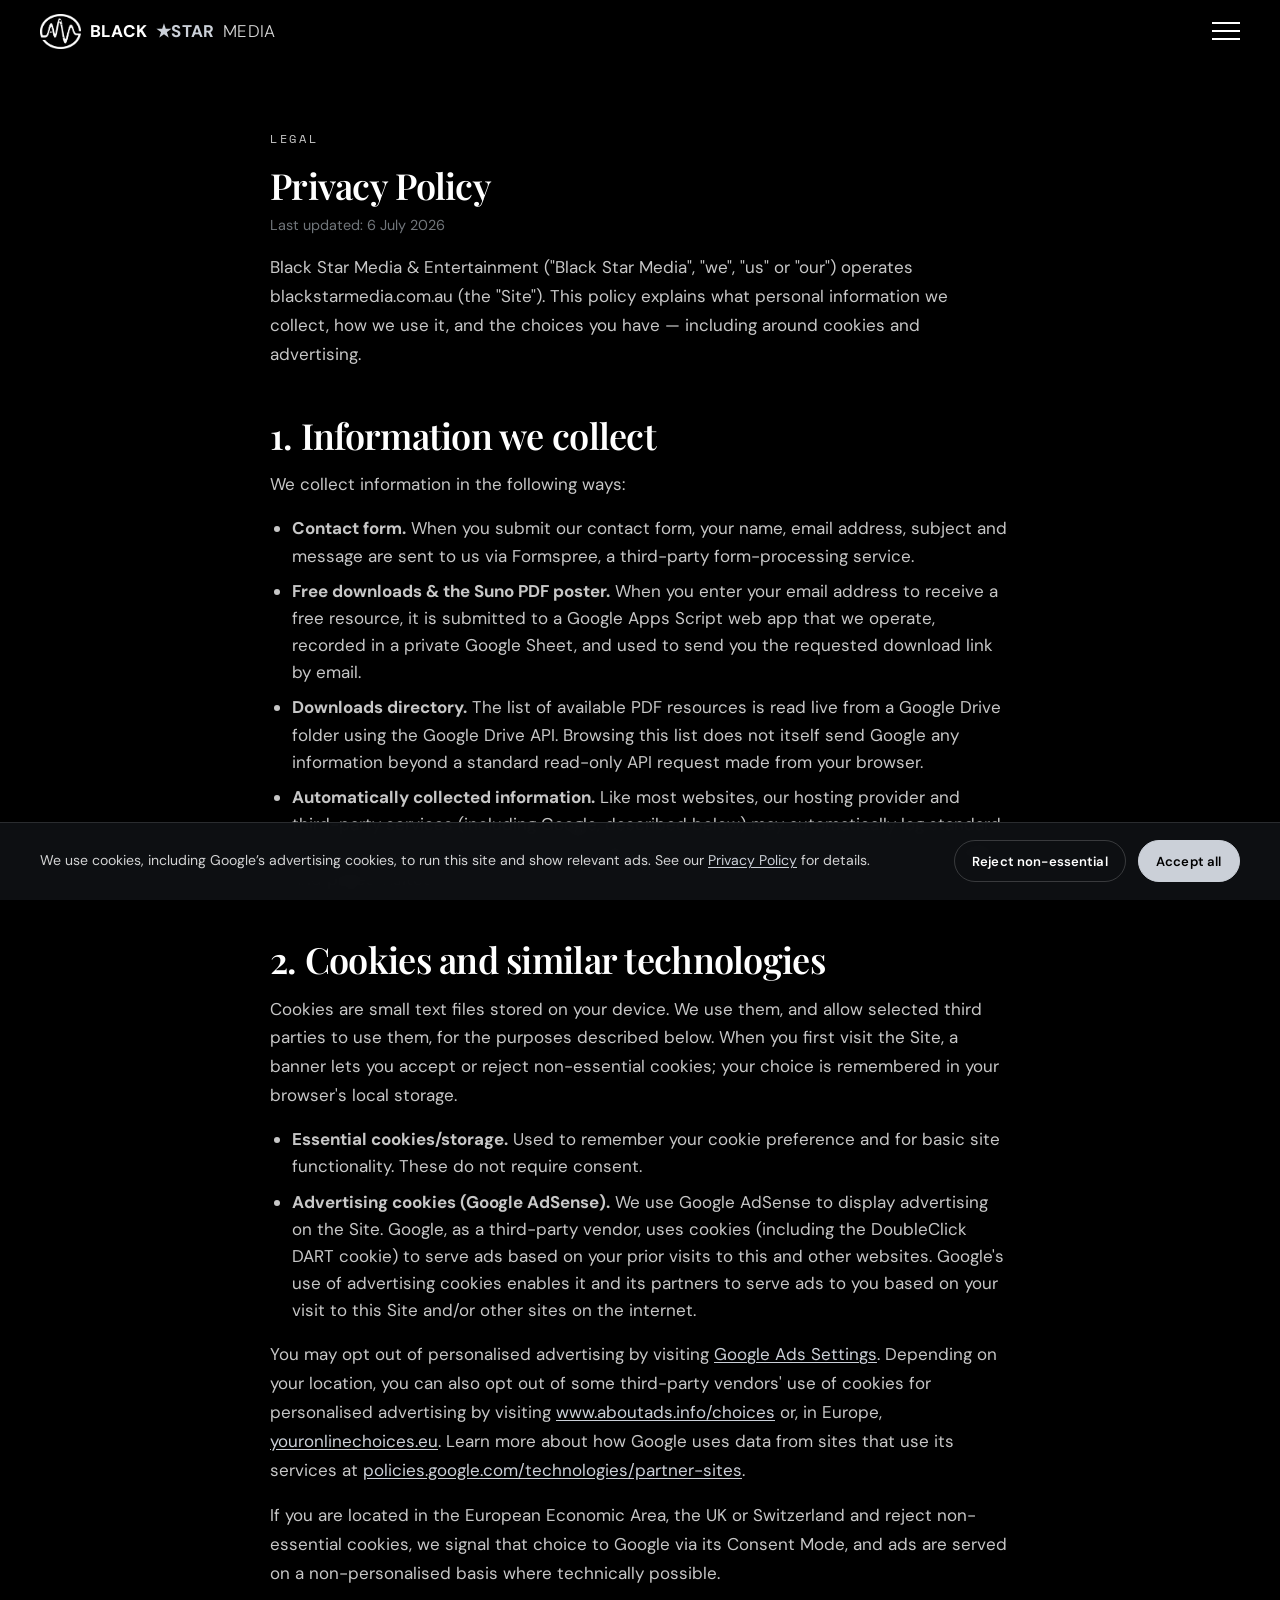
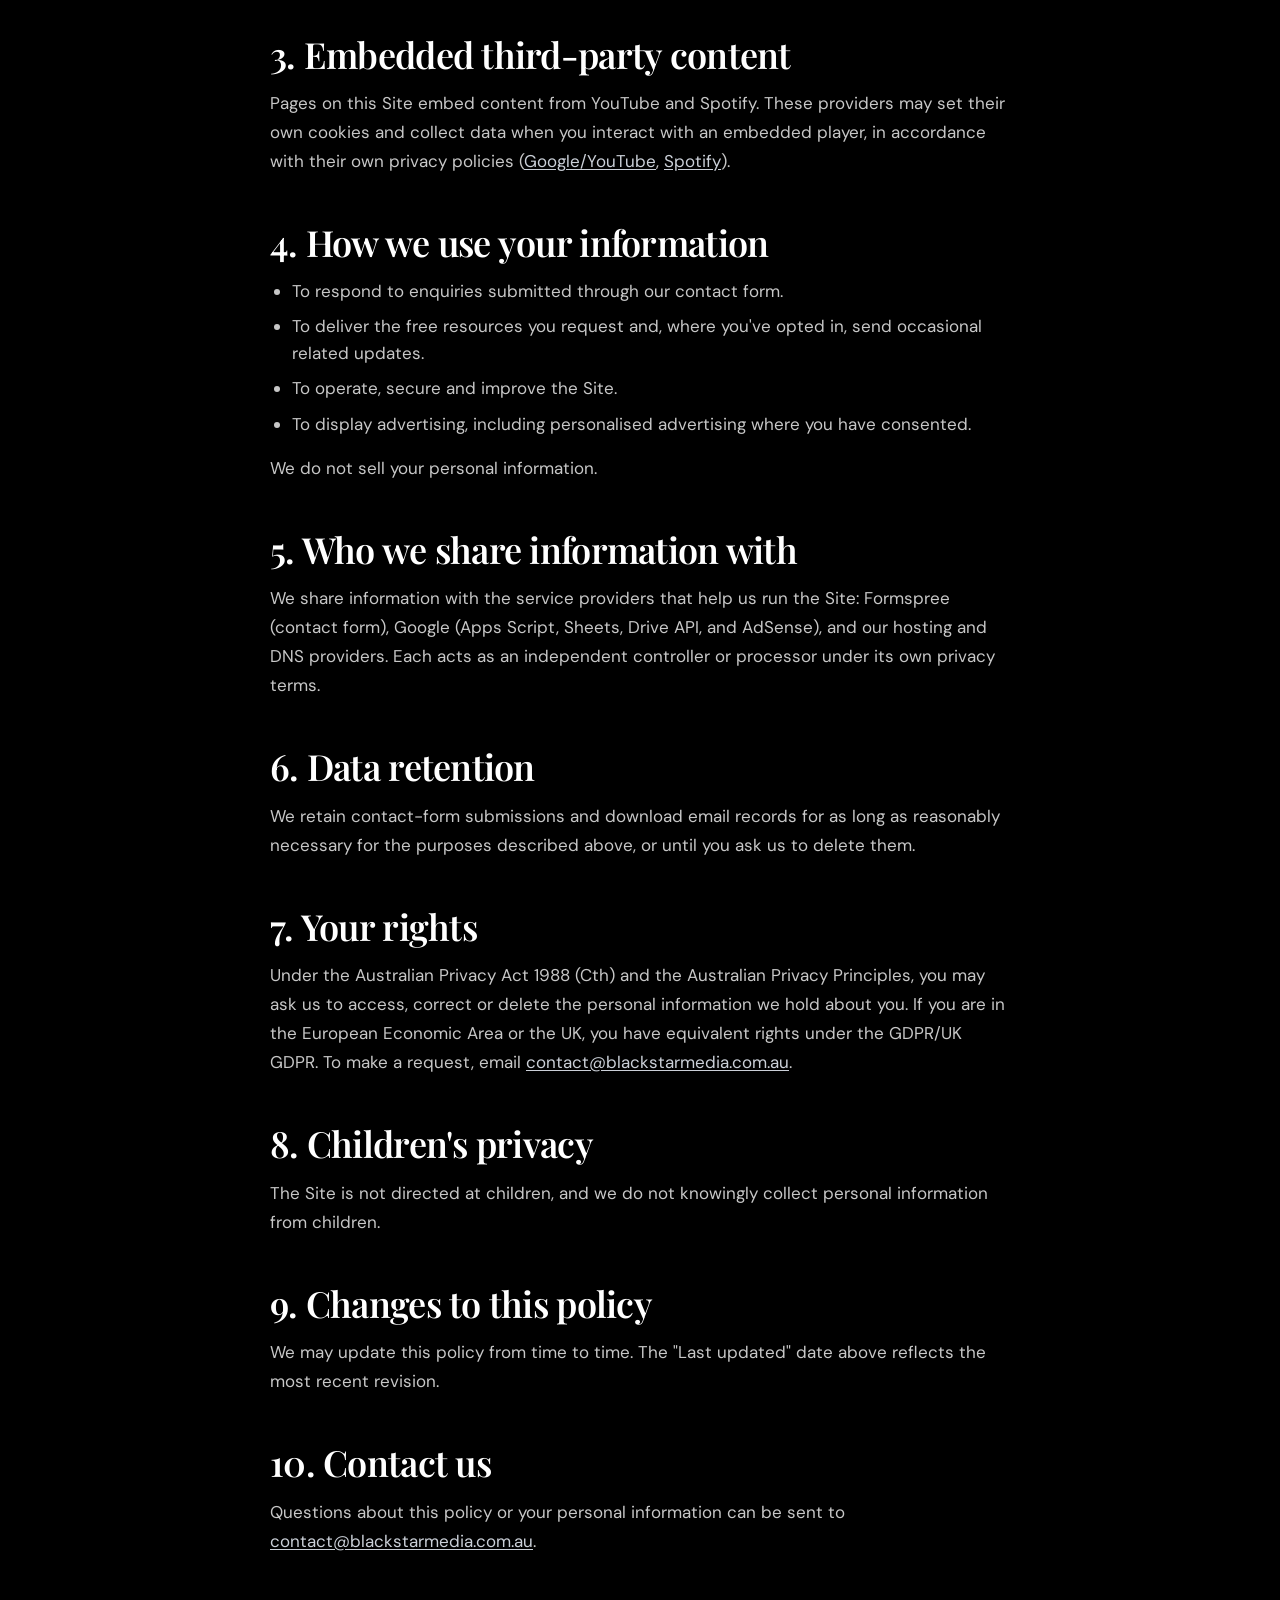
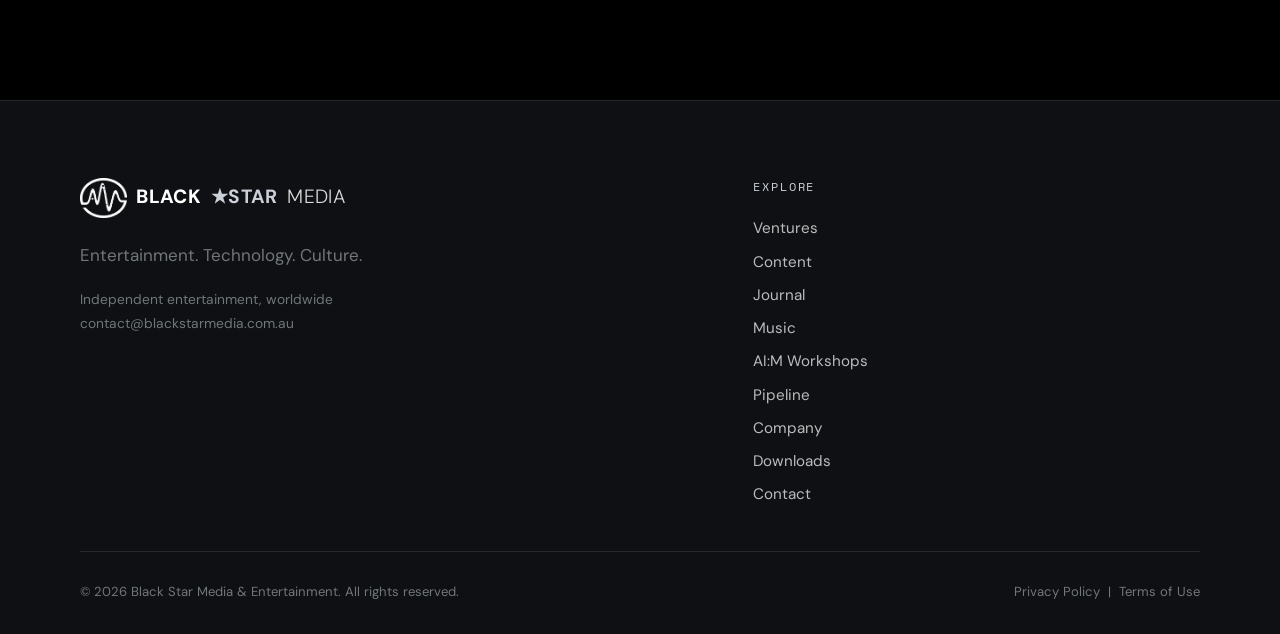
<file: privacy.html>
<!DOCTYPE html>
<html lang="en-AU">
<head>
  <meta charset="UTF-8" />
  <meta name="viewport" content="width=device-width, initial-scale=1.0" />

  <!-- Primary SEO -->
  <title>Privacy Policy — Black Star Media &amp; Entertainment</title>
  <meta name="description" content="How Black Star Media &amp; Entertainment collects, uses and protects personal information, including our use of cookies and Google AdSense advertising." />
  <meta name="theme-color" content="#000000" />
  <link rel="canonical" href="https://blackstarmedia.com.au/privacy.html" />

  <!-- Favicon -->
  <link rel="icon" type="image/png" href="assets/img/favicon.png" />
  <link rel="apple-touch-icon" href="assets/img/favicon.png" />

  <!-- Fonts: Playfair Display (display), DM Sans (body), Space Mono (labels) -->
  <link rel="preconnect" href="https://fonts.googleapis.com" />
  <link rel="preconnect" href="https://fonts.gstatic.com" crossorigin />
  <link href="https://fonts.googleapis.com/css2?family=Playfair+Display:wght@500;600;700&family=DM+Sans:wght@300;400;500;700;800&family=Space+Mono&display=swap" rel="stylesheet" />

  <link rel="stylesheet" href="assets/css/styles.css?v=20260824" />

  <!-- Consent Mode defaults — must run before the AdSense script -->
  <script>
    window.dataLayer = window.dataLayer || [];
    function gtag(){ dataLayer.push(arguments); }
    gtag('consent', 'default', {
      ad_storage: 'denied',
      ad_user_data: 'denied',
      ad_personalization: 'denied',
      analytics_storage: 'denied',
      wait_for_update: 500
    });
  </script>
  <script async src="https://pagead2.googlesyndication.com/pagead/js/adsbygoogle.js?client=ca-pub-6512943011057060" crossorigin="anonymous"></script>
</head>
<body>

  <!-- ============================== NAV ============================== -->
  <header class="nav" id="nav">
    <div class="nav__inner">
      <a class="wordmark" href="index.html" aria-label="Black Star Media home">
        <img class="wordmark__logo" src="assets/img/logo.png" alt="" aria-hidden="true" />
        <span class="w-black">BLACK</span><span class="w-star">&#9733;STAR</span><span class="w-media">MEDIA</span>
      </a>

      <nav class="nav__links" aria-label="Primary">
        <a class="nav__link" href="index.html#ventures">Ventures</a>
        <a class="nav__link" href="index.html#videos">Content</a>
        <a class="nav__link" href="journal.html">Journal</a>
        <a class="nav__link" href="index.html#music">Music</a>
        <a class="nav__link" href="index.html#workshops">AI:M Workshops</a>
        <a class="nav__link" href="pipeline.html">Pipeline</a>
        <a class="nav__link" href="profile.html">Company</a>
        <a class="nav__link" href="index.html#downloads">Downloads</a>
      </nav>

      <div class="nav__actions">
        <a class="btn btn--gold" href="index.html#contact">Get in Touch</a>
        <button class="nav__toggle" id="navToggle" aria-label="Open menu" aria-expanded="false" aria-controls="mobileMenu">
          <span></span><span></span><span></span>
        </button>
      </div>
    </div>
  </header>

  <!-- Mobile overlay -->
  <nav class="mobile-menu" id="mobileMenu" aria-label="Mobile">
    <a href="index.html#ventures">Ventures</a>
    <a href="index.html#videos">Content</a>
    <a href="journal.html">Journal</a>
    <a href="index.html#music">Music</a>
    <a href="index.html#workshops">AI:M Workshops</a>
    <a href="pipeline.html">Pipeline</a>
    <a href="profile.html">Company</a>
    <a href="index.html#downloads">Downloads</a>
    <a href="index.html#contact">Get in Touch</a>
  </nav>

  <main id="top">
    <section class="section" style="padding-top:calc(var(--nav-h) + 3rem);">
      <div class="container container--narrow legal">
        <p class="eyebrow">Legal</p>
        <h1 class="section-title" style="font-size:var(--fs-h3);">Privacy Policy</h1>
        <p class="updated">Last updated: 6 July 2026</p>

        <p>Black Star Media &amp; Entertainment ("Black Star Media", "we", "us" or "our") operates blackstarmedia.com.au (the "Site"). This policy explains what personal information we collect, how we use it, and the choices you have &mdash; including around cookies and advertising.</p>

        <h2>1. Information we collect</h2>
        <p>We collect information in the following ways:</p>
        <ul>
          <li><strong>Contact form.</strong> When you submit our contact form, your name, email address, subject and message are sent to us via Formspree, a third-party form-processing service.</li>
          <li><strong>Free downloads &amp; the Suno PDF poster.</strong> When you enter your email address to receive a free resource, it is submitted to a Google Apps Script web app that we operate, recorded in a private Google Sheet, and used to send you the requested download link by email.</li>
          <li><strong>Downloads directory.</strong> The list of available PDF resources is read live from a Google Drive folder using the Google Drive API. Browsing this list does not itself send Google any information beyond a standard read-only API request made from your browser.</li>
          <li><strong>Automatically collected information.</strong> Like most websites, our hosting provider and third-party services (including Google, described below) may automatically log standard technical information such as your IP address, browser type, device type, referring pages and pages visited.</li>
        </ul>

        <h2>2. Cookies and similar technologies</h2>
        <p>Cookies are small text files stored on your device. We use them, and allow selected third parties to use them, for the purposes described below. When you first visit the Site, a banner lets you accept or reject non-essential cookies; your choice is remembered in your browser's local storage.</p>
        <ul>
          <li><strong>Essential cookies/storage.</strong> Used to remember your cookie preference and for basic site functionality. These do not require consent.</li>
          <li><strong>Advertising cookies (Google AdSense).</strong> We use Google AdSense to display advertising on the Site. Google, as a third-party vendor, uses cookies (including the DoubleClick DART cookie) to serve ads based on your prior visits to this and other websites. Google's use of advertising cookies enables it and its partners to serve ads to you based on your visit to this Site and/or other sites on the internet.</li>
        </ul>
        <p>You may opt out of personalised advertising by visiting <a href="https://adssettings.google.com/" target="_blank" rel="noopener">Google Ads Settings</a>. Depending on your location, you can also opt out of some third-party vendors' use of cookies for personalised advertising by visiting <a href="https://www.aboutads.info/choices" target="_blank" rel="noopener">www.aboutads.info/choices</a> or, in Europe, <a href="https://www.youronlinechoices.eu/" target="_blank" rel="noopener">youronlinechoices.eu</a>. Learn more about how Google uses data from sites that use its services at <a href="https://policies.google.com/technologies/partner-sites" target="_blank" rel="noopener">policies.google.com/technologies/partner-sites</a>.</p>
        <p>If you are located in the European Economic Area, the UK or Switzerland and reject non-essential cookies, we signal that choice to Google via its Consent Mode, and ads are served on a non-personalised basis where technically possible.</p>

        <h2>3. Embedded third-party content</h2>
        <p>Pages on this Site embed content from YouTube and Spotify. These providers may set their own cookies and collect data when you interact with an embedded player, in accordance with their own privacy policies (<a href="https://policies.google.com/privacy" target="_blank" rel="noopener">Google/YouTube</a>, <a href="https://www.spotify.com/legal/privacy-policy/" target="_blank" rel="noopener">Spotify</a>).</p>

        <h2>4. How we use your information</h2>
        <ul>
          <li>To respond to enquiries submitted through our contact form.</li>
          <li>To deliver the free resources you request and, where you've opted in, send occasional related updates.</li>
          <li>To operate, secure and improve the Site.</li>
          <li>To display advertising, including personalised advertising where you have consented.</li>
        </ul>
        <p>We do not sell your personal information.</p>

        <h2>5. Who we share information with</h2>
        <p>We share information with the service providers that help us run the Site: Formspree (contact form), Google (Apps Script, Sheets, Drive API, and AdSense), and our hosting and DNS providers. Each acts as an independent controller or processor under its own privacy terms.</p>

        <h2>6. Data retention</h2>
        <p>We retain contact-form submissions and download email records for as long as reasonably necessary for the purposes described above, or until you ask us to delete them.</p>

        <h2>7. Your rights</h2>
        <p>Under the Australian Privacy Act 1988 (Cth) and the Australian Privacy Principles, you may ask us to access, correct or delete the personal information we hold about you. If you are in the European Economic Area or the UK, you have equivalent rights under the GDPR/UK GDPR. To make a request, email <a href="mailto:contact@blackstarmedia.com.au">contact@blackstarmedia.com.au</a>.</p>

        <h2>8. Children's privacy</h2>
        <p>The Site is not directed at children, and we do not knowingly collect personal information from children.</p>

        <h2>9. Changes to this policy</h2>
        <p>We may update this policy from time to time. The "Last updated" date above reflects the most recent revision.</p>

        <h2>10. Contact us</h2>
        <p>Questions about this policy or your personal information can be sent to <a href="mailto:contact@blackstarmedia.com.au">contact@blackstarmedia.com.au</a>.</p>
      </div>
    </section>
  </main>

  <!-- ============================== FOOTER ============================== -->
  <footer class="footer">
    <div class="container">
      <div class="footer__top">
        <div>
          <a class="wordmark" href="index.html" style="font-size:1.2rem;">
            <img class="wordmark__logo" src="assets/img/logo.png" alt="" aria-hidden="true" />
            <span class="w-black">BLACK</span><span class="w-star">&#9733;STAR</span><span class="w-media">MEDIA</span>
          </a>
          <p class="footer__tag">Entertainment. Technology. Culture.</p>
          <p class="footer__meta">
            Independent entertainment, worldwide<br/>
            contact@blackstarmedia.com.au
          </p>
        </div>

        <div class="footer__cols">
          <div class="footer__col">
            <h4>Explore</h4>
            <a href="index.html#ventures">Ventures</a>
            <a href="index.html#videos">Content</a>
            <a href="journal.html">Journal</a>
            <a href="index.html#music">Music</a>
            <a href="index.html#workshops">AI:M Workshops</a>
            <a href="pipeline.html">Pipeline</a>
            <a href="profile.html">Company</a>
            <a href="index.html#downloads">Downloads</a>
            <a href="index.html#contact">Contact</a>
          </div>
        </div>
      </div>

      <div class="footer__bottom">
        <span>&copy; 2026 Black Star Media &amp; Entertainment. All rights reserved.</span>
        <span><a href="privacy.html">Privacy Policy</a> &nbsp;|&nbsp; <a href="terms.html">Terms of Use</a></span>
      </div>
    </div>
  </footer>

  <script src="assets/js/main.js?v=20260729" defer></script>
  <script src="assets/js/consent.js?v=20260729" defer></script>
</body>
</html>
</file>
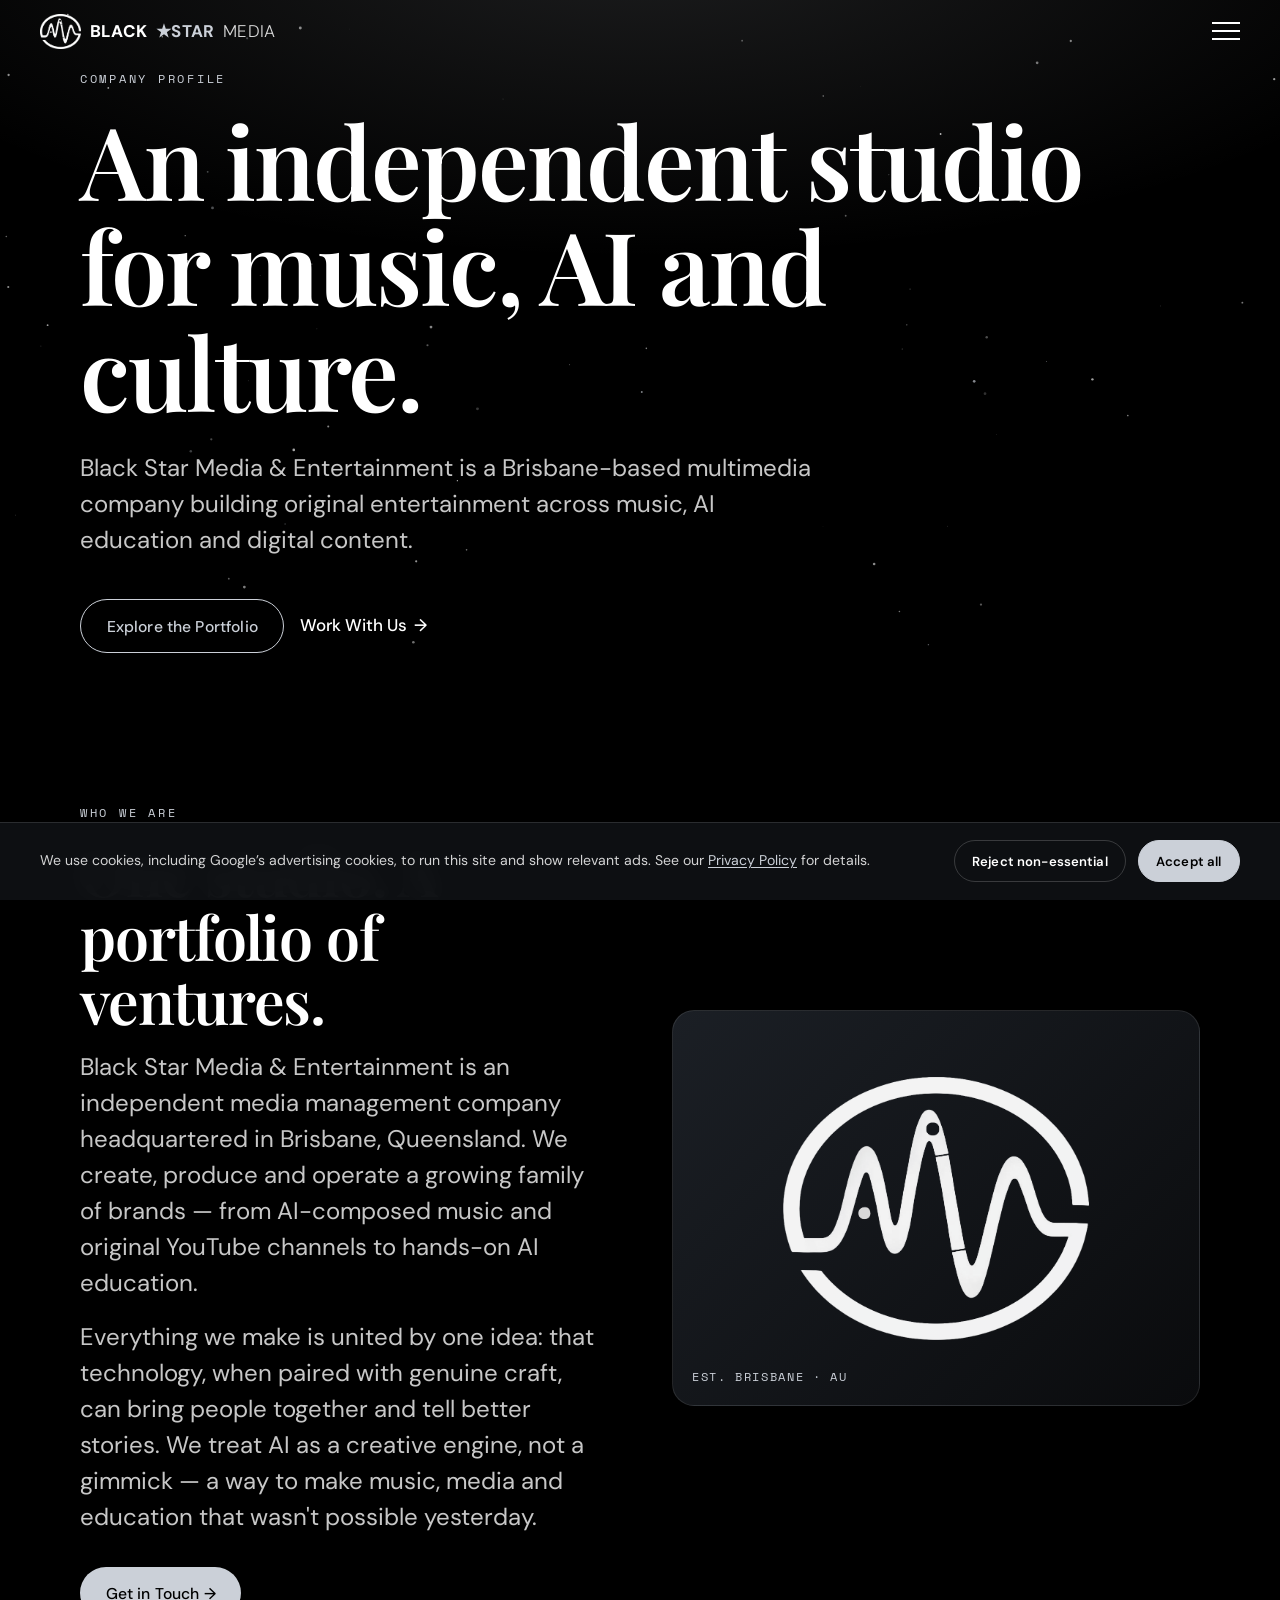
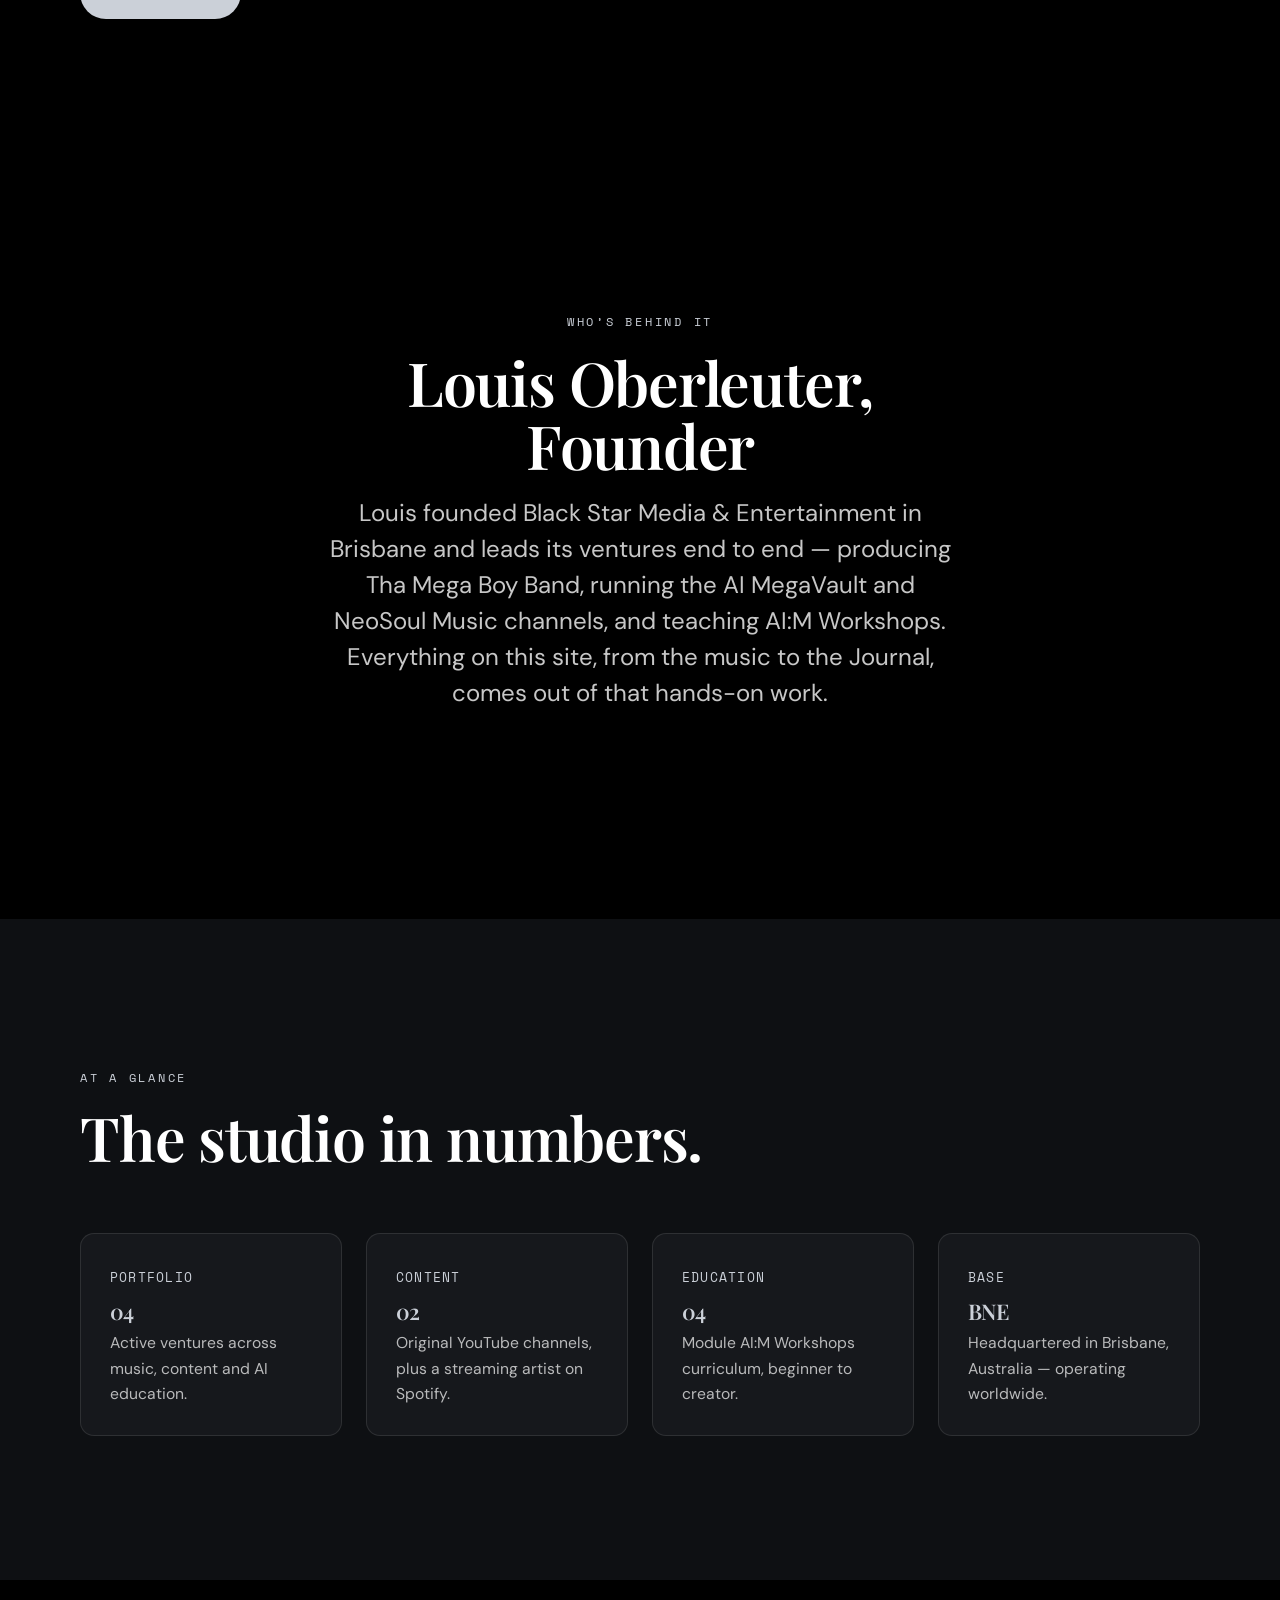
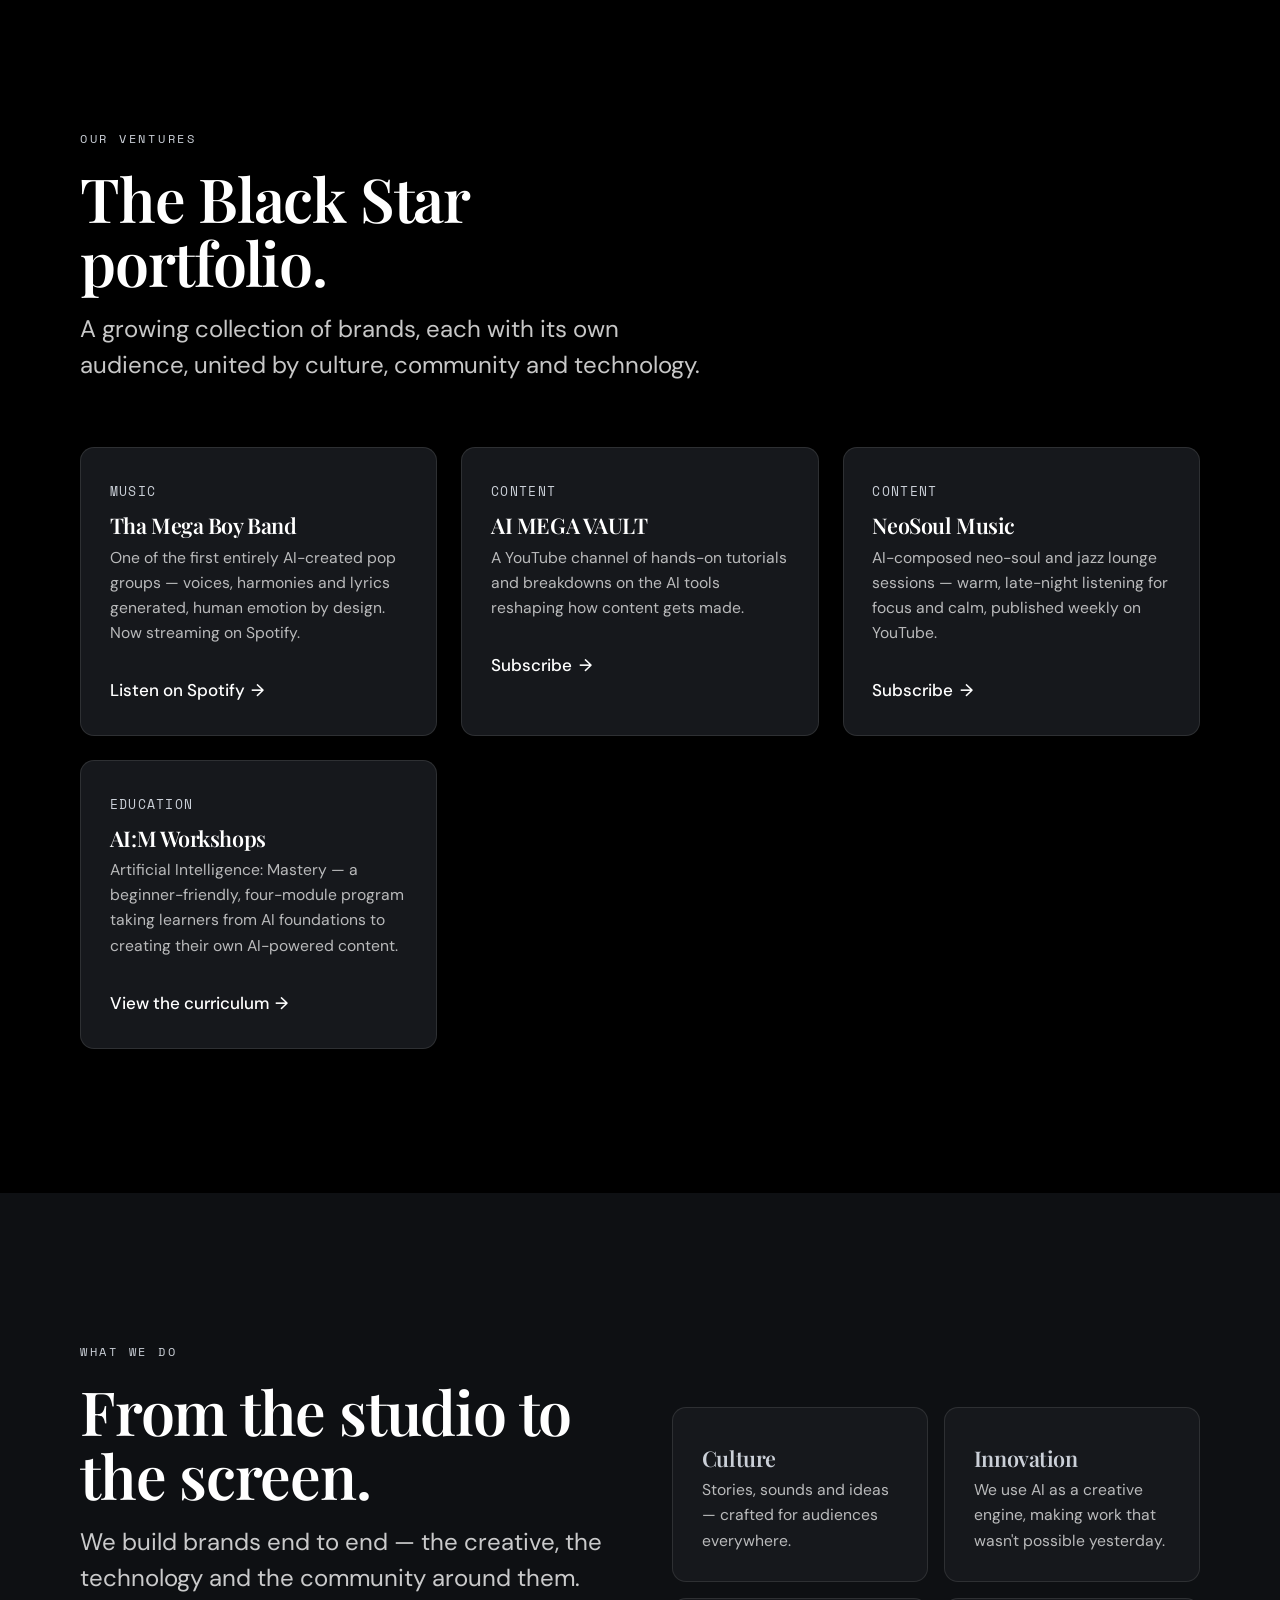
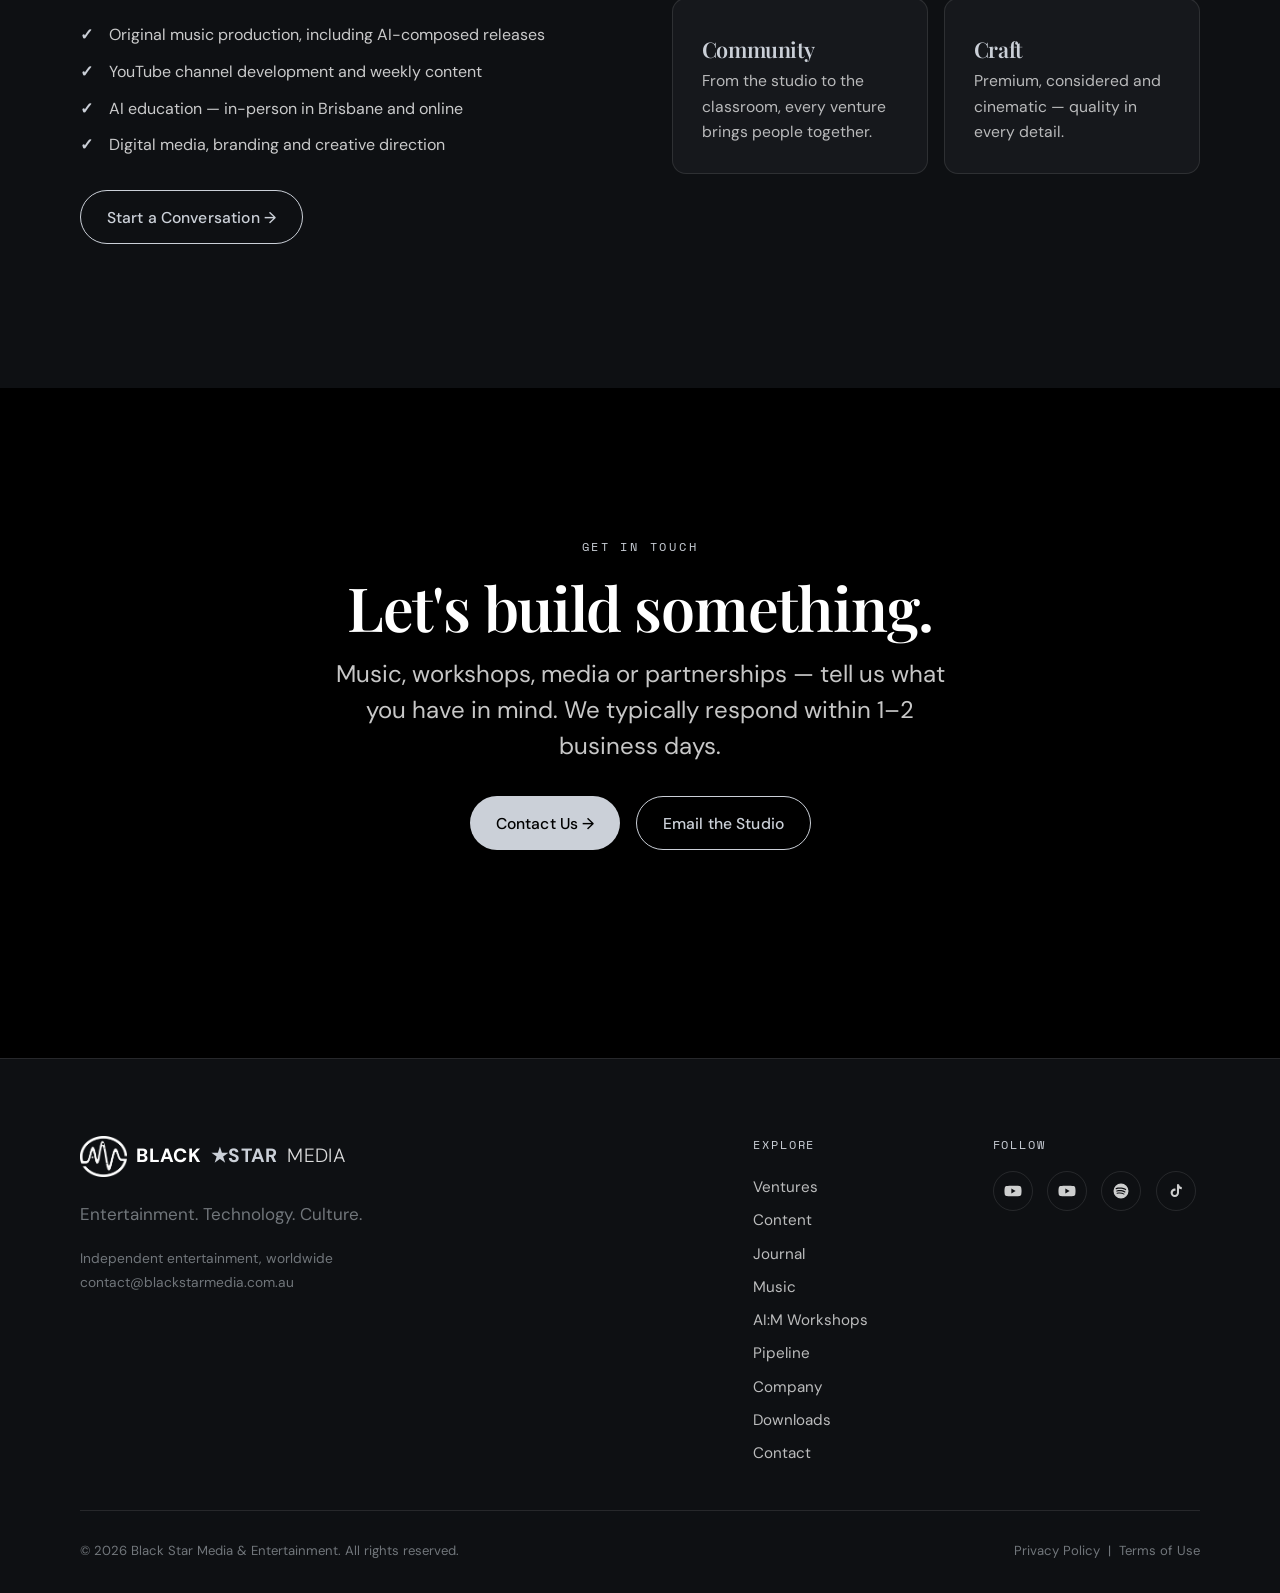
<file: profile.html>
<!DOCTYPE html>
<html lang="en-AU">
<head>
  <meta charset="UTF-8" />
  <meta name="viewport" content="width=device-width, initial-scale=1.0" />

  <!-- Primary SEO -->
  <title>Company Profile — Black Star Media &amp; Entertainment</title>
  <meta name="description" content="The Black Star Media &amp; Entertainment company profile — an independent Brisbane multimedia studio spanning music, AI education and digital content." />
  <meta name="theme-color" content="#000000" />
  <link rel="canonical" href="https://blackstarmedia.com.au/profile.html" />

  <!-- Open Graph / social -->
  <meta property="og:type" content="website" />
  <meta property="og:site_name" content="Black Star Media &amp; Entertainment" />
  <meta property="og:title" content="Company Profile — Black Star Media &amp; Entertainment" />
  <meta property="og:description" content="An independent Brisbane multimedia studio spanning music, AI education and digital content." />
  <meta property="og:url" content="https://blackstarmedia.com.au/profile.html" />
  <meta property="og:image" content="https://blackstarmedia.com.au/assets/img/og-cover.jpg" />
  <meta name="twitter:card" content="summary_large_image" />

  <!-- Favicon -->
  <link rel="icon" type="image/png" href="assets/img/favicon.png" />
  <link rel="apple-touch-icon" href="assets/img/favicon.png" />

  <!-- Fonts: Playfair Display (display), DM Sans (body), Space Mono (labels) -->
  <link rel="preconnect" href="https://fonts.googleapis.com" />
  <link rel="preconnect" href="https://fonts.gstatic.com" crossorigin />
  <link href="https://fonts.googleapis.com/css2?family=Playfair+Display:wght@500;600;700&family=DM+Sans:wght@300;400;500;700;800&family=Space+Mono&display=swap" rel="stylesheet" />

  <link rel="stylesheet" href="assets/css/styles.css?v=20260824" />

  <!-- Consent Mode defaults — must run before the AdSense script -->
  <script>
    window.dataLayer = window.dataLayer || [];
    function gtag(){ dataLayer.push(arguments); }
    gtag('consent', 'default', {
      ad_storage: 'denied',
      ad_user_data: 'denied',
      ad_personalization: 'denied',
      analytics_storage: 'denied',
      wait_for_update: 500
    });
  </script>
  <script async src="https://pagead2.googlesyndication.com/pagead/js/adsbygoogle.js?client=ca-pub-6512943011057060" crossorigin="anonymous"></script>

  <!-- Structured data: Organization -->
  <script type="application/ld+json">
  {
    "@context": "https://schema.org",
    "@type": "Organization",
    "name": "Black Star Media & Entertainment",
    "url": "https://blackstarmedia.com.au/",
    "description": "An independent multimedia entertainment management company spanning music, AI education and digital content, based in Brisbane, Australia.",
    "foundingLocation": "Brisbane, QLD, Australia",
    "founder": { "@type": "Person", "name": "Louis Oberleuter" },
    "email": "contact@blackstarmedia.com.au",
    "sameAs": [
      "https://www.youtube.com/@AiMegaVault",
      "https://www.youtube.com/@NeoSoulMusic26",
      "https://open.spotify.com/artist/6v0R5eHKsjwcvml4rpPpng"
    ]
  }
  </script>
</head>
<body>

  <!-- ============================== NAV ============================== -->
  <header class="nav" id="nav">
    <div class="nav__inner">
      <a class="wordmark" href="index.html" aria-label="Black Star Media home">
        <img class="wordmark__logo" src="assets/img/logo.png" alt="" aria-hidden="true" />
        <span class="w-black">BLACK</span><span class="w-star">&#9733;STAR</span><span class="w-media">MEDIA</span>
      </a>

      <nav class="nav__links" aria-label="Primary">
        <a class="nav__link" href="index.html#ventures">Ventures</a>
        <a class="nav__link" href="index.html#videos">Content</a>
        <a class="nav__link" href="journal.html">Journal</a>
        <a class="nav__link" href="index.html#music">Music</a>
        <a class="nav__link" href="index.html#workshops">AI:M Workshops</a>
        <a class="nav__link" href="pipeline.html">Pipeline</a>
        <a class="nav__link is-active" href="profile.html">Company</a>
        <a class="nav__link" href="index.html#downloads">Downloads</a>
      </nav>

      <div class="nav__actions">
        <a class="btn btn--gold" href="index.html#contact">Get in Touch</a>
        <button class="nav__toggle" id="navToggle" aria-label="Open menu" aria-expanded="false" aria-controls="mobileMenu">
          <span></span><span></span><span></span>
        </button>
      </div>
    </div>
  </header>

  <!-- Mobile overlay -->
  <nav class="mobile-menu" id="mobileMenu" aria-label="Mobile">
    <a href="index.html#ventures">Ventures</a>
    <a href="index.html#videos">Content</a>
    <a href="journal.html">Journal</a>
    <a href="index.html#music">Music</a>
    <a href="index.html#workshops">AI:M Workshops</a>
    <a href="pipeline.html">Pipeline</a>
    <a href="profile.html">Company</a>
    <a href="index.html#downloads">Downloads</a>
    <a href="index.html#contact">Get in Touch</a>
  </nav>

  <main id="top">

    <!-- ============================== PAGE HERO ============================== -->
    <section class="hero" id="hero" style="min-height:72svh;">
      <canvas class="hero__canvas" id="starfield" aria-hidden="true"></canvas>
      <div class="container hero__inner">
        <p class="eyebrow reveal">Company Profile</p>
        <h1 class="hero__title reveal" data-delay="1">An independent studio for music, AI and culture.</h1>
        <p class="hero__sub lead reveal" data-delay="2">Black Star Media &amp; Entertainment is a Brisbane-based multimedia company building original entertainment across music, AI education and digital content.</p>
        <div class="hero__cta reveal" data-delay="3">
          <a class="btn btn--gold-outline" href="#portfolio">Explore the Portfolio</a>
          <a class="link-arrow" href="index.html#contact">Work With Us <span class="chev">&rarr;</span></a>
        </div>
      </div>
    </section>

    <!-- ============================== OVERVIEW ============================== -->
    <section class="section">
      <div class="container">
        <div class="split">
          <div class="reveal">
            <p class="eyebrow">Who We Are</p>
            <h2 class="section-title">One studio. A portfolio of ventures.</h2>
            <p class="section-sub lead">Black Star Media &amp; Entertainment is an independent media management company headquartered in Brisbane, Queensland. We create, produce and operate a growing family of brands &mdash; from AI-composed music and original YouTube channels to hands-on AI education.</p>
            <p class="section-sub lead">Everything we make is united by one idea: that technology, when paired with genuine craft, can bring people together and tell better stories. We treat AI as a creative engine, not a gimmick &mdash; a way to make music, media and education that wasn't possible yesterday.</p>
            <div class="mt-2"><a class="btn btn--gold" href="index.html#contact">Get in Touch &rarr;</a></div>
          </div>

          <div class="split__visual reveal" data-delay="1" style="display:flex;align-items:center;justify-content:center;">
            <img src="assets/img/logo.png" alt="Black Star Media &amp; Entertainment" style="width:58%;height:auto;opacity:0.95;" />
            <span class="badge">Est. Brisbane &middot; AU</span>
          </div>
        </div>
      </div>
    </section>

    <!-- ============================== FOUNDER ============================== -->
    <section class="section">
      <div class="container container--narrow">
        <div class="section-head section-head--center reveal">
          <p class="eyebrow">Who&rsquo;s Behind It</p>
          <h2 class="section-title">Louis Oberleuter, Founder</h2>
          <p class="section-sub lead">Louis founded Black Star Media &amp; Entertainment in Brisbane and leads its ventures end to end &mdash; producing Tha Mega Boy Band, running the AI MegaVault and NeoSoul Music channels, and teaching AI:M Workshops. Everything on this site, from the music to the Journal, comes out of that hands-on work.</p>
        </div>
      </div>
    </section>

    <!-- ============================== AT A GLANCE ============================== -->
    <section class="section section--surface">
      <div class="container">
        <div class="section-head reveal">
          <p class="eyebrow">At a Glance</p>
          <h2 class="section-title">The studio in numbers.</h2>
        </div>

        <div class="grid grid--4">
          <div class="card reveal" data-delay="1">
            <span class="card__num">PORTFOLIO</span>
            <h3 class="card__title gold">04</h3>
            <p class="card__body">Active ventures across music, content and AI education.</p>
          </div>
          <div class="card reveal" data-delay="2">
            <span class="card__num">CONTENT</span>
            <h3 class="card__title gold">02</h3>
            <p class="card__body">Original YouTube channels, plus a streaming artist on Spotify.</p>
          </div>
          <div class="card reveal" data-delay="3">
            <span class="card__num">EDUCATION</span>
            <h3 class="card__title gold">04</h3>
            <p class="card__body">Module AI:M Workshops curriculum, beginner to creator.</p>
          </div>
          <div class="card reveal" data-delay="4">
            <span class="card__num">BASE</span>
            <h3 class="card__title gold">BNE</h3>
            <p class="card__body">Headquartered in Brisbane, Australia &mdash; operating worldwide.</p>
          </div>
        </div>
      </div>
    </section>

    <!-- ============================== PORTFOLIO ============================== -->
    <section class="section" id="portfolio">
      <div class="container">
        <div class="section-head reveal">
          <p class="eyebrow">Our Ventures</p>
          <h2 class="section-title">The Black Star portfolio.</h2>
          <p class="section-sub lead">A growing collection of brands, each with its own audience, united by culture, community and technology.</p>
        </div>

        <div class="grid grid--3">
          <div class="card reveal" data-delay="1">
            <span class="card__num">MUSIC</span>
            <h3 class="card__title">Tha Mega Boy Band</h3>
            <p class="card__body">One of the first entirely AI-created pop groups &mdash; voices, harmonies and lyrics generated, human emotion by design. Now streaming on Spotify.</p>
            <p class="mt-2"><a class="link-arrow" href="https://open.spotify.com/artist/6v0R5eHKsjwcvml4rpPpng" target="_blank" rel="noopener">Listen on Spotify <span class="chev">&rarr;</span></a></p>
          </div>

          <div class="card reveal" data-delay="2">
            <span class="card__num">CONTENT</span>
            <h3 class="card__title">AI MEGA VAULT</h3>
            <p class="card__body">A YouTube channel of hands-on tutorials and breakdowns on the AI tools reshaping how content gets made.</p>
            <p class="mt-2"><a class="link-arrow" href="https://www.youtube.com/@AiMegaVault" target="_blank" rel="noopener">Subscribe <span class="chev">&rarr;</span></a></p>
          </div>

          <div class="card reveal" data-delay="3">
            <span class="card__num">CONTENT</span>
            <h3 class="card__title">NeoSoul Music</h3>
            <p class="card__body">AI-composed neo-soul and jazz lounge sessions &mdash; warm, late-night listening for focus and calm, published weekly on YouTube.</p>
            <p class="mt-2"><a class="link-arrow" href="https://www.youtube.com/@NeoSoulMusic26" target="_blank" rel="noopener">Subscribe <span class="chev">&rarr;</span></a></p>
          </div>

          <div class="card reveal" data-delay="1">
            <span class="card__num">EDUCATION</span>
            <h3 class="card__title">AI:M Workshops</h3>
            <p class="card__body">Artificial Intelligence: Mastery &mdash; a beginner-friendly, four-module program taking learners from AI foundations to creating their own AI-powered content.</p>
            <p class="mt-2"><a class="link-arrow" href="index.html#workshops">View the curriculum <span class="chev">&rarr;</span></a></p>
          </div>
        </div>
      </div>
    </section>

    <!-- ============================== WHAT WE DO ============================== -->
    <section class="section section--surface">
      <div class="container">
        <div class="split">
          <div class="reveal">
            <p class="eyebrow">What We Do</p>
            <h2 class="section-title">From the studio to the screen.</h2>
            <p class="section-sub lead">We build brands end to end &mdash; the creative, the technology and the community around them.</p>
            <ul class="ticks reveal" data-delay="1">
              <li>Original music production, including AI-composed releases</li>
              <li>YouTube channel development and weekly content</li>
              <li>AI education &mdash; in-person in Brisbane and online</li>
              <li>Digital media, branding and creative direction</li>
            </ul>
            <div class="mt-2"><a class="btn btn--gold-outline" href="index.html#contact">Start a Conversation &rarr;</a></div>
          </div>

          <div class="grid grid--2" style="gap:1rem;">
            <div class="card reveal" data-delay="1">
              <h3 class="card__title gold">Culture</h3>
              <p class="card__body">Stories, sounds and ideas &mdash; crafted for audiences everywhere.</p>
            </div>
            <div class="card reveal" data-delay="2">
              <h3 class="card__title gold">Innovation</h3>
              <p class="card__body">We use AI as a creative engine, making work that wasn't possible yesterday.</p>
            </div>
            <div class="card reveal" data-delay="3">
              <h3 class="card__title gold">Community</h3>
              <p class="card__body">From the studio to the classroom, every venture brings people together.</p>
            </div>
            <div class="card reveal" data-delay="4">
              <h3 class="card__title gold">Craft</h3>
              <p class="card__body">Premium, considered and cinematic &mdash; quality in every detail.</p>
            </div>
          </div>
        </div>
      </div>
    </section>

    <!-- ============================== CTA ============================== -->
    <section class="section">
      <div class="container container--narrow">
        <div class="section-head section-head--center reveal">
          <p class="eyebrow">Get in Touch</p>
          <h2 class="section-title">Let's build something.</h2>
          <p class="section-sub lead">Music, workshops, media or partnerships &mdash; tell us what you have in mind. We typically respond within 1&ndash;2 business days.</p>
          <div class="mt-2" style="display:flex;gap:1rem;justify-content:center;flex-wrap:wrap;">
            <a class="btn btn--gold" href="index.html#contact">Contact Us &rarr;</a>
            <a class="btn btn--gold-outline" href="mailto:contact@blackstarmedia.com.au">Email the Studio</a>
          </div>
        </div>
      </div>
    </section>

  </main>

  <!-- ============================== FOOTER ============================== -->
  <footer class="footer">
    <div class="container">
      <div class="footer__top">
        <div>
          <a class="wordmark" href="index.html" style="font-size:1.2rem;">
            <img class="wordmark__logo" src="assets/img/logo.png" alt="" aria-hidden="true" />
            <span class="w-black">BLACK</span><span class="w-star">&#9733;STAR</span><span class="w-media">MEDIA</span>
          </a>
          <p class="footer__tag">Entertainment. Technology. Culture.</p>
          <p class="footer__meta">
            Independent entertainment, worldwide<br/>
            contact@blackstarmedia.com.au
          </p>
        </div>

        <div class="footer__cols">
          <div class="footer__col">
            <h4>Explore</h4>
            <a href="index.html#ventures">Ventures</a>
            <a href="index.html#videos">Content</a>
            <a href="journal.html">Journal</a>
            <a href="index.html#music">Music</a>
            <a href="index.html#workshops">AI:M Workshops</a>
            <a href="pipeline.html">Pipeline</a>
            <a href="profile.html">Company</a>
            <a href="index.html#downloads">Downloads</a>
            <a href="index.html#contact">Contact</a>
          </div>
          <div class="footer__col">
            <h4>Follow</h4>
            <div class="social" aria-label="Social links">
              <a href="https://www.youtube.com/@AiMegaVault" target="_blank" rel="noopener" aria-label="AI MEGA VAULT on YouTube">
                <svg width="18" height="18" viewBox="0 0 24 24" fill="currentColor"><path d="M23 7.5a3 3 0 0 0-2.1-2.1C19 5 12 5 12 5s-7 0-8.9.4A3 3 0 0 0 1 7.5 31 31 0 0 0 .6 12 31 31 0 0 0 1 16.5a3 3 0 0 0 2.1 2.1C5 19 12 19 12 19s7 0 8.9-.4A3 3 0 0 0 23 16.5 31 31 0 0 0 23.4 12 31 31 0 0 0 23 7.5zM9.8 15.3V8.7l5.7 3.3z"/></svg>
              </a>
              <a href="https://www.youtube.com/@NeoSoulMusic26" target="_blank" rel="noopener" aria-label="NeoSoul Music on YouTube">
                <svg width="18" height="18" viewBox="0 0 24 24" fill="currentColor"><path d="M23 7.5a3 3 0 0 0-2.1-2.1C19 5 12 5 12 5s-7 0-8.9.4A3 3 0 0 0 1 7.5 31 31 0 0 0 .6 12 31 31 0 0 0 1 16.5a3 3 0 0 0 2.1 2.1C5 19 12 19 12 19s7 0 8.9-.4A3 3 0 0 0 23 16.5 31 31 0 0 0 23.4 12 31 31 0 0 0 23 7.5zM9.8 15.3V8.7l5.7 3.3z"/></svg>
              </a>
              <a href="https://open.spotify.com/artist/6v0R5eHKsjwcvml4rpPpng" target="_blank" rel="noopener" aria-label="Tha MEGA BOY BAND on Spotify">
                <svg width="18" height="18" viewBox="0 0 24 24" fill="currentColor"><path d="M12 2a10 10 0 1 0 0 20 10 10 0 0 0 0-20zm4.6 14.4a.62.62 0 0 1-.86.21c-2.35-1.44-5.3-1.76-8.79-.96a.63.63 0 1 1-.28-1.22c3.81-.87 7.08-.5 9.72 1.11.3.18.39.57.21.86zm1.23-2.74a.78.78 0 0 1-1.07.26c-2.69-1.65-6.79-2.13-9.97-1.16a.78.78 0 1 1-.45-1.49c3.64-1.1 8.16-.57 11.24 1.32.37.22.49.7.25 1.07zm.11-2.85C14.42 8.96 9.1 8.78 6.04 9.71a.94.94 0 1 1-.54-1.8c3.52-1.06 9.39-.85 13.09 1.34a.94.94 0 0 1-.96 1.61z"/></svg>
              </a>
              <a href="https://www.tiktok.com/@aimegavault1" target="_blank" rel="noopener" aria-label="TikTok">
                <svg width="18" height="18" viewBox="0 0 24 24" fill="currentColor"><path d="M16 3c.3 2.1 1.6 3.6 3.7 3.8v2.7c-1.3.1-2.5-.3-3.7-1v5.9a5.6 5.6 0 1 1-5.6-5.6c.3 0 .6 0 .9.1v2.8a2.8 2.8 0 1 0 2 2.7V3z"/></svg>
              </a>
            </div>
          </div>
        </div>
      </div>

      <div class="footer__bottom">
        <span>&copy; 2026 Black Star Media &amp; Entertainment. All rights reserved.</span>
        <span><a href="privacy.html">Privacy Policy</a> &nbsp;|&nbsp; <a href="terms.html">Terms of Use</a></span>
      </div>
    </div>
  </footer>

  <script src="assets/js/main.js?v=20260729" defer></script>
  <script src="assets/js/consent.js?v=20260729" defer></script>
</body>
</html>
</file>
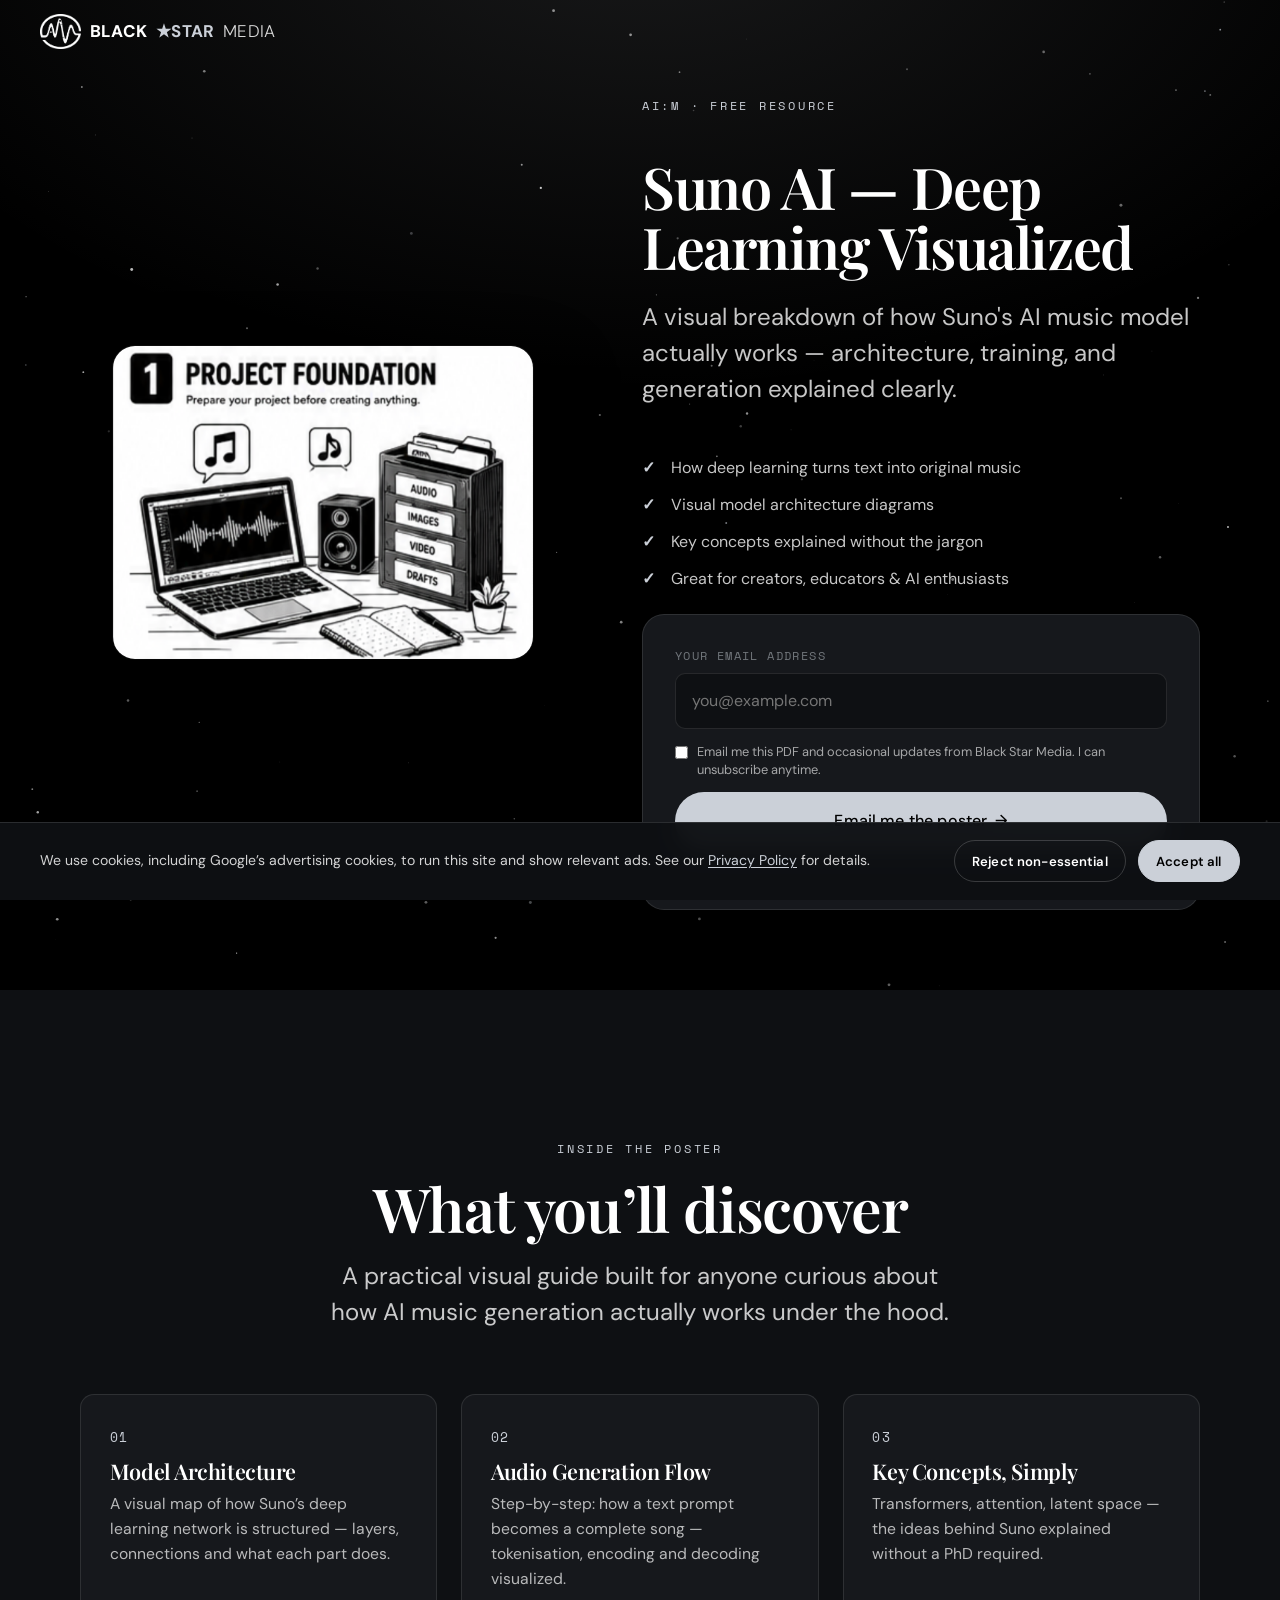
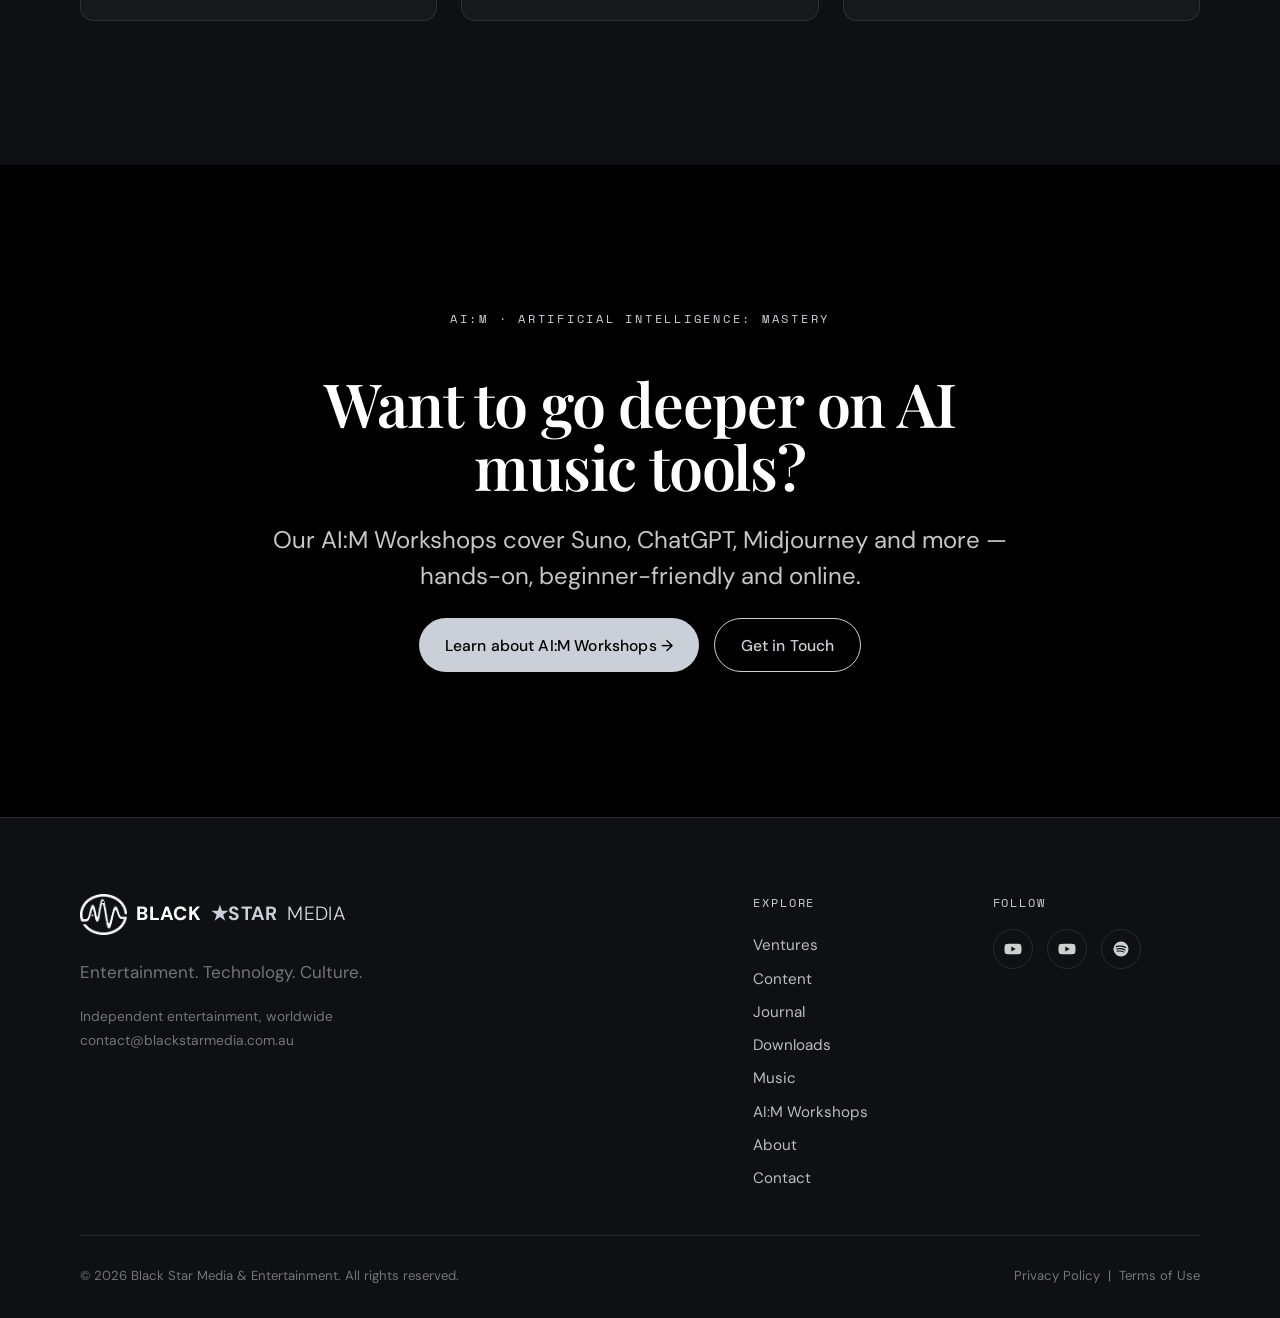
<file: suno-poster.html>
<!DOCTYPE html>
<html lang="en-AU">
<head>
  <meta charset="UTF-8" />
  <meta name="viewport" content="width=device-width, initial-scale=1.0" />

  <title>Suno AI — Deep Learning Visualized | Free PDF Poster | Black Star Media</title>
  <meta name="description" content="Get our free visual guide to how Suno's AI music generation actually works. Enter your email and we'll send you the poster instantly." />
  <meta name="theme-color" content="#000000" />
  <link rel="canonical" href="https://blackstarmedia.com.au/suno-poster.html" />

  <meta property="og:type" content="website" />
  <meta property="og:site_name" content="Black Star Media &amp; Entertainment" />
  <meta property="og:title" content="Suno AI — Deep Learning Visualized (Free PDF)" />
  <meta property="og:description" content="A visual breakdown of how Suno generates original music with AI. Free to download." />
  <meta property="og:url" content="https://blackstarmedia.com.au/suno-poster.html" />
  <meta property="og:image" content="https://blackstarmedia.com.au/assets/img/og-cover.jpg" />
  <meta name="twitter:card" content="summary_large_image" />

  <link rel="icon" type="image/png" href="assets/img/favicon.png" />
  <link rel="apple-touch-icon" href="assets/img/favicon.png" />

  <link rel="preconnect" href="https://fonts.googleapis.com" />
  <link rel="preconnect" href="https://fonts.gstatic.com" crossorigin />
  <link href="https://fonts.googleapis.com/css2?family=Playfair+Display:wght@500;600;700&family=DM+Sans:wght@300;400;500;700;800&family=Space+Mono&display=swap" rel="stylesheet" />

  <link rel="stylesheet" href="assets/css/styles.css?v=20260824" />

  <!-- Consent Mode defaults — must run before the AdSense script -->
  <script>
    window.dataLayer = window.dataLayer || [];
    function gtag(){ dataLayer.push(arguments); }
    gtag('consent', 'default', {
      ad_storage: 'denied',
      ad_user_data: 'denied',
      ad_personalization: 'denied',
      analytics_storage: 'denied',
      wait_for_update: 500
    });
  </script>
  <script async src="https://pagead2.googlesyndication.com/pagead/js/adsbygoogle.js?client=ca-pub-6512943011057060" crossorigin="anonymous"></script>

  <style>
    /* ── Landing-page overrides ── */
    .lp-nav .nav__links { display: none; }

    .lp-hero {
      position: relative;
      min-height: 100svh;
      display: flex;
      align-items: center;
      overflow: hidden;
      background:
        radial-gradient(120% 90% at 50% -10%, rgba(203,208,216,0.12), transparent 55%),
        var(--color-black);
      padding-block: var(--nav-h) 5rem;
    }

    .lp-hero__inner {
      position: relative;
      z-index: 2;
      display: grid;
      grid-template-columns: 1fr 1.15fr;
      gap: clamp(2.5rem, 6vw, 5rem);
      align-items: center;
      padding-top: 2rem;
    }

    /* Poster preview image */
    .lp-preview {
      display: flex;
      justify-content: center;
      align-items: center;
    }
    .lp-preview__img {
      width: 100%;
      max-width: 420px;
      border-radius: var(--radius-lg);
      box-shadow: 0 40px 80px rgba(0,0,0,0.7), 0 0 0 1px rgba(255,255,255,0.06);
      display: block;
    }

    /* Form side */
    .lp-form-wrap { display: flex; flex-direction: column; gap: 1.4rem; }

    .lp-hero__title {
      font-size: clamp(2rem, 2rem + 2.5vw, 3.6rem);
      line-height: 1.05;
      letter-spacing: -0.025em;
    }

    .lp-capture-form {
      display: flex;
      flex-direction: column;
      gap: 0.85rem;
      background: var(--color-surface);
      border: 1px solid var(--color-line);
      border-radius: var(--radius-lg);
      padding: clamp(1.4rem, 4vw, 2rem);
    }

    .lp-capture-form .field { gap: 0.5rem; }
    .lp-capture-form .field label {
      font-family: var(--font-mono);
      font-size: 0.72rem;
      letter-spacing: 0.12em;
      text-transform: uppercase;
      color: var(--color-muted);
    }
    .lp-capture-form input[type="email"] {
      font: inherit;
      font-size: 1rem;
      color: var(--color-white);
      background: var(--color-surface-2);
      border: 1px solid var(--color-line);
      border-radius: 10px;
      padding: 0.9rem 1rem;
      transition: border-color .3s var(--ease);
      width: 100%;
    }
    .lp-capture-form input[type="email"]:focus {
      outline: none;
      border-color: var(--color-gold);
    }

    .lp-submit-btn { width: 100%; justify-content: center; padding: 1rem 1.6rem; font-size: 1rem; }

    .lp-success {
      display: flex;
      flex-direction: column;
      gap: 1.2rem;
      background: var(--color-surface);
      border: 1px solid rgba(203,208,216,0.3);
      border-radius: var(--radius-lg);
      padding: clamp(1.4rem, 4vw, 2rem);
    }
    .lp-success__heading {
      font-family: var(--font-display);
      font-size: 1.3rem;
      color: var(--color-gold);
    }
    .lp-success__view { font-size: 0.85rem; color: var(--color-muted); }
    /* The display rules above override the hidden attribute — keep hidden states hidden */
    .lp-capture-form[hidden], .lp-success[hidden] { display: none; }

    /* What's inside */
    .lp-features { background: var(--color-surface-2); }

    /* CTA strip */
    .lp-cta-strip {
      text-align: center;
      display: flex;
      flex-direction: column;
      align-items: center;
      gap: 1.5rem;
    }

    /* Responsive */
    @media (max-width: 860px) {
      .lp-hero__inner {
        grid-template-columns: 1fr;
        text-align: left;
      }
      .lp-preview { display: none; }
    }
  </style>
</head>
<body>

  <!-- ── NAV (simplified for landing page) ── -->
  <header class="nav lp-nav" id="nav">
    <div class="nav__inner">
      <a class="wordmark" href="index.html" aria-label="Black Star Media home">
        <img class="wordmark__logo" src="assets/img/logo.png" alt="" aria-hidden="true" />
        <span class="w-black">BLACK</span><span class="w-star">&#9733;STAR</span><span class="w-media">MEDIA</span>
      </a>
      <div class="nav__actions">
        <a class="btn btn--gold" href="index.html#contact">Get in Touch</a>
      </div>
    </div>
  </header>

  <main>

    <!-- ── HERO + EMAIL CAPTURE ── -->
    <section class="lp-hero">
      <canvas class="hero__canvas" id="starfield" aria-hidden="true"></canvas>

      <div class="container lp-hero__inner">

        <!-- PDF preview image -->
        <div class="lp-preview reveal">
          <img
            class="lp-preview__img"
            src="assets/img/guide-preview.png"
            alt="Preview of the Suno AI Deep Learning Visualized guide"
          />
        </div>

        <!-- Form column -->
        <div class="lp-form-wrap reveal" data-delay="1">
          <p class="eyebrow">AI:M &middot; Free Resource</p>
          <h1 class="lp-hero__title">Suno AI — Deep Learning Visualized</h1>
          <p class="lead">A visual breakdown of how Suno's AI music model actually works — architecture, training, and generation explained clearly.</p>

          <ul class="ticks">
            <li>How deep learning turns text into original music</li>
            <li>Visual model architecture diagrams</li>
            <li>Key concepts explained without the jargon</li>
            <li>Great for creators, educators &amp; AI enthusiasts</li>
          </ul>

          <!-- Email capture form -->
          <form class="lp-capture-form reveal" id="captureForm" data-delay="2" novalidate>
            <div class="field">
              <label for="lp-email">Your email address</label>
              <input
                id="lp-email"
                name="email"
                type="email"
                inputmode="email"
                autocomplete="email"
                placeholder="you@example.com"
                required
              />
            </div>
            <!-- Honeypot -->
            <input class="dl-form__hp" type="text" name="company" tabindex="-1" autocomplete="off" aria-hidden="true" />
            <label class="dl-form__consent">
              <input type="checkbox" name="consent" required />
              <span>Email me this PDF and occasional updates from Black Star Media. I can unsubscribe anytime.</span>
            </label>
            <button class="btn btn--gold lp-submit-btn" type="submit" id="captureBtn">
              Email me the poster <span aria-hidden="true">&rarr;</span>
            </button>
            <p class="dl-form__msg" id="captureMsg" role="status" aria-live="polite"></p>
          </form>

          <!-- Success state -->
          <div class="lp-success" id="captureSuccess" hidden>
            <p class="lp-success__heading">You&rsquo;re all set!</p>
            <p style="color:rgba(255,255,255,0.78);">Your guide is on its way — check your inbox in the next minute or two.</p>
            <p class="lp-success__view">Check your spam folder if it doesn&rsquo;t arrive shortly.</p>
          </div>
        </div>

      </div><!-- /.lp-hero__inner -->
    </section>

    <!-- ── WHAT'S INSIDE ── -->
    <section class="section lp-features">
      <div class="container">
        <div class="section-head section-head--center reveal">
          <p class="eyebrow">Inside the Poster</p>
          <h2 class="section-title">What you&rsquo;ll discover</h2>
          <p class="section-sub lead">A practical visual guide built for anyone curious about how AI music generation actually works under the hood.</p>
        </div>

        <div class="grid grid--3">
          <div class="card reveal" data-delay="1">
            <span class="card__num">01</span>
            <h3 class="card__title">Model Architecture</h3>
            <p class="card__body">A visual map of how Suno&rsquo;s deep learning network is structured — layers, connections and what each part does.</p>
          </div>
          <div class="card reveal" data-delay="2">
            <span class="card__num">02</span>
            <h3 class="card__title">Audio Generation Flow</h3>
            <p class="card__body">Step-by-step: how a text prompt becomes a complete song — tokenisation, encoding and decoding visualized.</p>
          </div>
          <div class="card reveal" data-delay="3">
            <span class="card__num">03</span>
            <h3 class="card__title">Key Concepts, Simply</h3>
            <p class="card__body">Transformers, attention, latent space — the ideas behind Suno explained without a PhD required.</p>
          </div>
        </div>
      </div>
    </section>

    <!-- ── AI:M CTA ── -->
    <section class="section">
      <div class="container">
        <div class="lp-cta-strip reveal">
          <p class="eyebrow">AI:M &middot; Artificial Intelligence: Mastery</p>
          <h2 class="section-title" style="max-width:18ch;">Want to go deeper on AI music tools?</h2>
          <p class="lead" style="max-width:46ch;">Our AI:M Workshops cover Suno, ChatGPT, Midjourney and more — hands-on, beginner-friendly and online.</p>
          <div style="display:flex;flex-wrap:wrap;gap:1rem;justify-content:center;">
            <a class="btn btn--gold" href="index.html#workshops">Learn about AI:M Workshops &rarr;</a>
            <a class="btn btn--gold-outline" href="index.html#contact">Get in Touch</a>
          </div>
        </div>
      </div>
    </section>

  </main>

  <!-- ── FOOTER ── -->
  <footer class="footer">
    <div class="container">
      <div class="footer__top">
        <div>
          <a class="wordmark" href="index.html" style="font-size:1.2rem;">
            <img class="wordmark__logo" src="assets/img/logo.png" alt="" aria-hidden="true" />
            <span class="w-black">BLACK</span><span class="w-star">&#9733;STAR</span><span class="w-media">MEDIA</span>
          </a>
          <p class="footer__tag">Entertainment. Technology. Culture.</p>
          <p class="footer__meta">
            Independent entertainment, worldwide<br/>
            contact@blackstarmedia.com.au
          </p>
        </div>
        <div class="footer__cols">
          <div class="footer__col">
            <h4>Explore</h4>
            <a href="index.html#ventures">Ventures</a>
            <a href="index.html#videos">Content</a>
            <a href="journal.html">Journal</a>
            <a href="index.html#downloads">Downloads</a>
            <a href="index.html#music">Music</a>
            <a href="index.html#workshops">AI:M Workshops</a>
            <a href="index.html#about">About</a>
            <a href="index.html#contact">Contact</a>
          </div>
          <div class="footer__col">
            <h4>Follow</h4>
            <div class="social" aria-label="Social links">
              <a href="https://www.youtube.com/@AiMegaVault" target="_blank" rel="noopener" aria-label="AI MEGA VAULT on YouTube">
                <svg width="18" height="18" viewBox="0 0 24 24" fill="currentColor"><path d="M23 7.5a3 3 0 0 0-2.1-2.1C19 5 12 5 12 5s-7 0-8.9.4A3 3 0 0 0 1 7.5 31 31 0 0 0 .6 12 31 31 0 0 0 1 16.5a3 3 0 0 0 2.1 2.1C5 19 12 19 12 19s7 0 8.9-.4A3 3 0 0 0 23 16.5 31 31 0 0 0 23.4 12 31 31 0 0 0 23 7.5zM9.8 15.3V8.7l5.7 3.3z"/></svg>
              </a>
              <a href="https://www.youtube.com/@NeoSoulMusic26" target="_blank" rel="noopener" aria-label="NeoSoul Music on YouTube">
                <svg width="18" height="18" viewBox="0 0 24 24" fill="currentColor"><path d="M23 7.5a3 3 0 0 0-2.1-2.1C19 5 12 5 12 5s-7 0-8.9.4A3 3 0 0 0 1 7.5 31 31 0 0 0 .6 12 31 31 0 0 0 1 16.5a3 3 0 0 0 2.1 2.1C5 19 12 19 12 19s7 0 8.9-.4A3 3 0 0 0 23 16.5 31 31 0 0 0 23.4 12 31 31 0 0 0 23 7.5zM9.8 15.3V8.7l5.7 3.3z"/></svg>
              </a>
              <a href="https://open.spotify.com/artist/6v0R5eHKsjwcvml4rpPpng" target="_blank" rel="noopener" aria-label="Tha MEGA BOY BAND on Spotify">
                <svg width="18" height="18" viewBox="0 0 24 24" fill="currentColor"><path d="M12 2a10 10 0 1 0 0 20 10 10 0 0 0 0-20zm4.6 14.4a.62.62 0 0 1-.86.21c-2.35-1.44-5.3-1.76-8.79-.96a.63.63 0 1 1-.28-1.22c3.81-.87 7.08-.5 9.72 1.11.3.18.39.57.21.86zm1.23-2.74a.78.78 0 0 1-1.07.26c-2.69-1.65-6.79-2.13-9.97-1.16a.78.78 0 1 1-.45-1.49c3.64-1.1 8.16-.57 11.24 1.32.37.22.49.7.25 1.07zm.11-2.85C14.42 8.96 9.1 8.78 6.04 9.71a.94.94 0 1 1-.54-1.8c3.52-1.06 9.39-.85 13.09 1.34a.94.94 0 0 1-.96 1.61z"/></svg>
              </a>
            </div>
          </div>
        </div>
      </div>
      <div class="footer__bottom">
        <span>&copy; 2026 Black Star Media &amp; Entertainment. All rights reserved.</span>
        <span><a href="privacy.html">Privacy Policy</a> &nbsp;|&nbsp; <a href="terms.html">Terms of Use</a></span>
      </div>
    </div>
  </footer>

  <script>
  /* ── Landing page: email capture + starfield ── */
  (function () {
    "use strict";

    /* ─── CONFIG ─────────────────────────────────────────────────────────────
       After deploying scripts/suno-poster-delivery.gs as a Google Apps Script
       Web App (Execute as: Me, Who has access: Anyone), paste the /exec URL below.
       Until then, the form still works — it shows the download button immediately.
    ─────────────────────────────────────────────────────────────────────────── */
    var ENDPOINT = "https://script.google.com/macros/s/AKfycbwR-2ezEQyjHJATgvOpmf73lj6vFF3v7KU2QriK21VlBRNWtFIXUFUFBTU1h34UzbWZPQ/exec";
    var emailOn  = ENDPOINT.indexOf("PASTE_") !== 0;

    var EMAIL_RE = /^[^\s@]+@[^\s@]+\.[^\s@]+$/;
    var form     = document.getElementById("captureForm");
    var btn      = document.getElementById("captureBtn");
    var msgEl    = document.getElementById("captureMsg");
    var success  = document.getElementById("captureSuccess");

    function showSuccess() {
      form.hidden = true;
      success.removeAttribute("hidden");
      setTimeout(function () {
        window.location.href = "https://blackstarmedia.com.au";
      }, 2500);
    }

    function setMsg(text, kind) {
      msgEl.textContent = text;
      msgEl.className   = "dl-form__msg" + (kind ? " is-" + kind : "");
    }

    form.addEventListener("submit", function (e) {
      e.preventDefault();
      if (form.dataset.sent) return;

      var email   = (form.email.value   || "").trim();
      var consent = form.consent.checked;

      // Honeypot: silent bot drop
      if (form.company.value) { showSuccess(); return; }

      if (!EMAIL_RE.test(email)) {
        setMsg("Please enter a valid email address.", "error");
        form.email.focus();
        return;
      }
      if (!consent) {
        setMsg("Please tick the box so we can send it over.", "error");
        return;
      }

      btn.disabled = true;
      setMsg("Sending…", "pending");

      if (emailOn) {
        // Apps Script doesn't send readable CORS headers; use no-cors + treat
        // network completion as success (errors land in .catch below).
        fetch(ENDPOINT, {
          method:  "POST",
          mode:    "no-cors",
          headers: { "Content-Type": "text/plain;charset=utf-8" },
          body:    JSON.stringify({ email: email, consent: true, source: location.href })
        })
          .then(function () { form.dataset.sent = "1"; showSuccess(); })
          .catch(function () {
            btn.disabled = false;
            setMsg("Something went wrong — please try again in a moment.", "error");
          });
      } else {
        // Endpoint not yet configured: show the download immediately.
        form.dataset.sent = "1";
        showSuccess();
      }
    });

    /* ─── Sticky nav ─────────────────────────────────────────────────────── */
    var nav = document.getElementById("nav");
    window.addEventListener("scroll", function () {
      nav.classList.toggle("is-scrolled", window.scrollY > 24);
    }, { passive: true });

    /* ─── Scroll reveal ──────────────────────────────────────────────────── */
    var prefersReduced = window.matchMedia("(prefers-reduced-motion: reduce)").matches;
    var reveals = document.querySelectorAll(".reveal");
    if (prefersReduced || !("IntersectionObserver" in window)) {
      reveals.forEach(function (el) { el.classList.add("is-visible"); });
    } else {
      var io = new IntersectionObserver(function (entries) {
        entries.forEach(function (en) {
          if (en.isIntersecting) { en.target.classList.add("is-visible"); io.unobserve(en.target); }
        });
      }, { rootMargin: "0px 0px -10% 0px", threshold: 0.1 });
      reveals.forEach(function (el) { io.observe(el); });
    }

    /* ─── Hero starfield (reused from main.js) ───────────────────────────── */
    var canvas = document.getElementById("starfield");
    if (canvas && !prefersReduced) {
      var ctx = canvas.getContext("2d");
      var stars = [];
      var w, h, dpr, raf;

      function resize() {
        dpr = Math.min(window.devicePixelRatio || 1, 2);
        w = canvas.clientWidth; h = canvas.clientHeight;
        canvas.width = w * dpr; canvas.height = h * dpr;
        ctx.setTransform(dpr, 0, 0, dpr, 0, 0);
        var count = Math.min(140, Math.floor((w * h) / 11000));
        stars = [];
        for (var i = 0; i < count; i++) {
          stars.push({
            x: Math.random() * w, y: Math.random() * h,
            r: Math.random() * 1.3 + 0.2,
            a: Math.random() * 0.6 + 0.15,
            tw: Math.random() * 0.02 + 0.004,
            dir: Math.random() < 0.5 ? 1 : -1,
            vy: Math.random() * 0.12 + 0.02
          });
        }
      }

      function draw() {
        ctx.clearRect(0, 0, w, h);
        for (var i = 0; i < stars.length; i++) {
          var s = stars[i];
          s.a += s.tw * s.dir;
          if (s.a > 0.8 || s.a < 0.12) s.dir *= -1;
          s.y += s.vy;
          if (s.y > h) { s.y = -2; s.x = Math.random() * w; }
          ctx.beginPath();
          ctx.fillStyle = (i % 9 === 0)
            ? "rgba(203,208,216," + s.a.toFixed(2) + ")"
            : "rgba(255,255,255," + s.a.toFixed(2) + ")";
          ctx.arc(s.x, s.y, s.r, 0, Math.PI * 2);
          ctx.fill();
        }
        raf = requestAnimationFrame(draw);
      }

      resize(); draw();
      window.addEventListener("resize", function () { cancelAnimationFrame(raf); resize(); draw(); });
      if ("IntersectionObserver" in window) {
        new IntersectionObserver(function (entries) {
          entries.forEach(function (e) {
            if (e.isIntersecting) { if (!raf) draw(); }
            else { cancelAnimationFrame(raf); raf = null; }
          });
        }, { threshold: 0 }).observe(canvas);
      }
    }
  })();
  </script>

  <script src="assets/js/consent.js?v=20260729" defer></script>
</body>
</html>
</file>
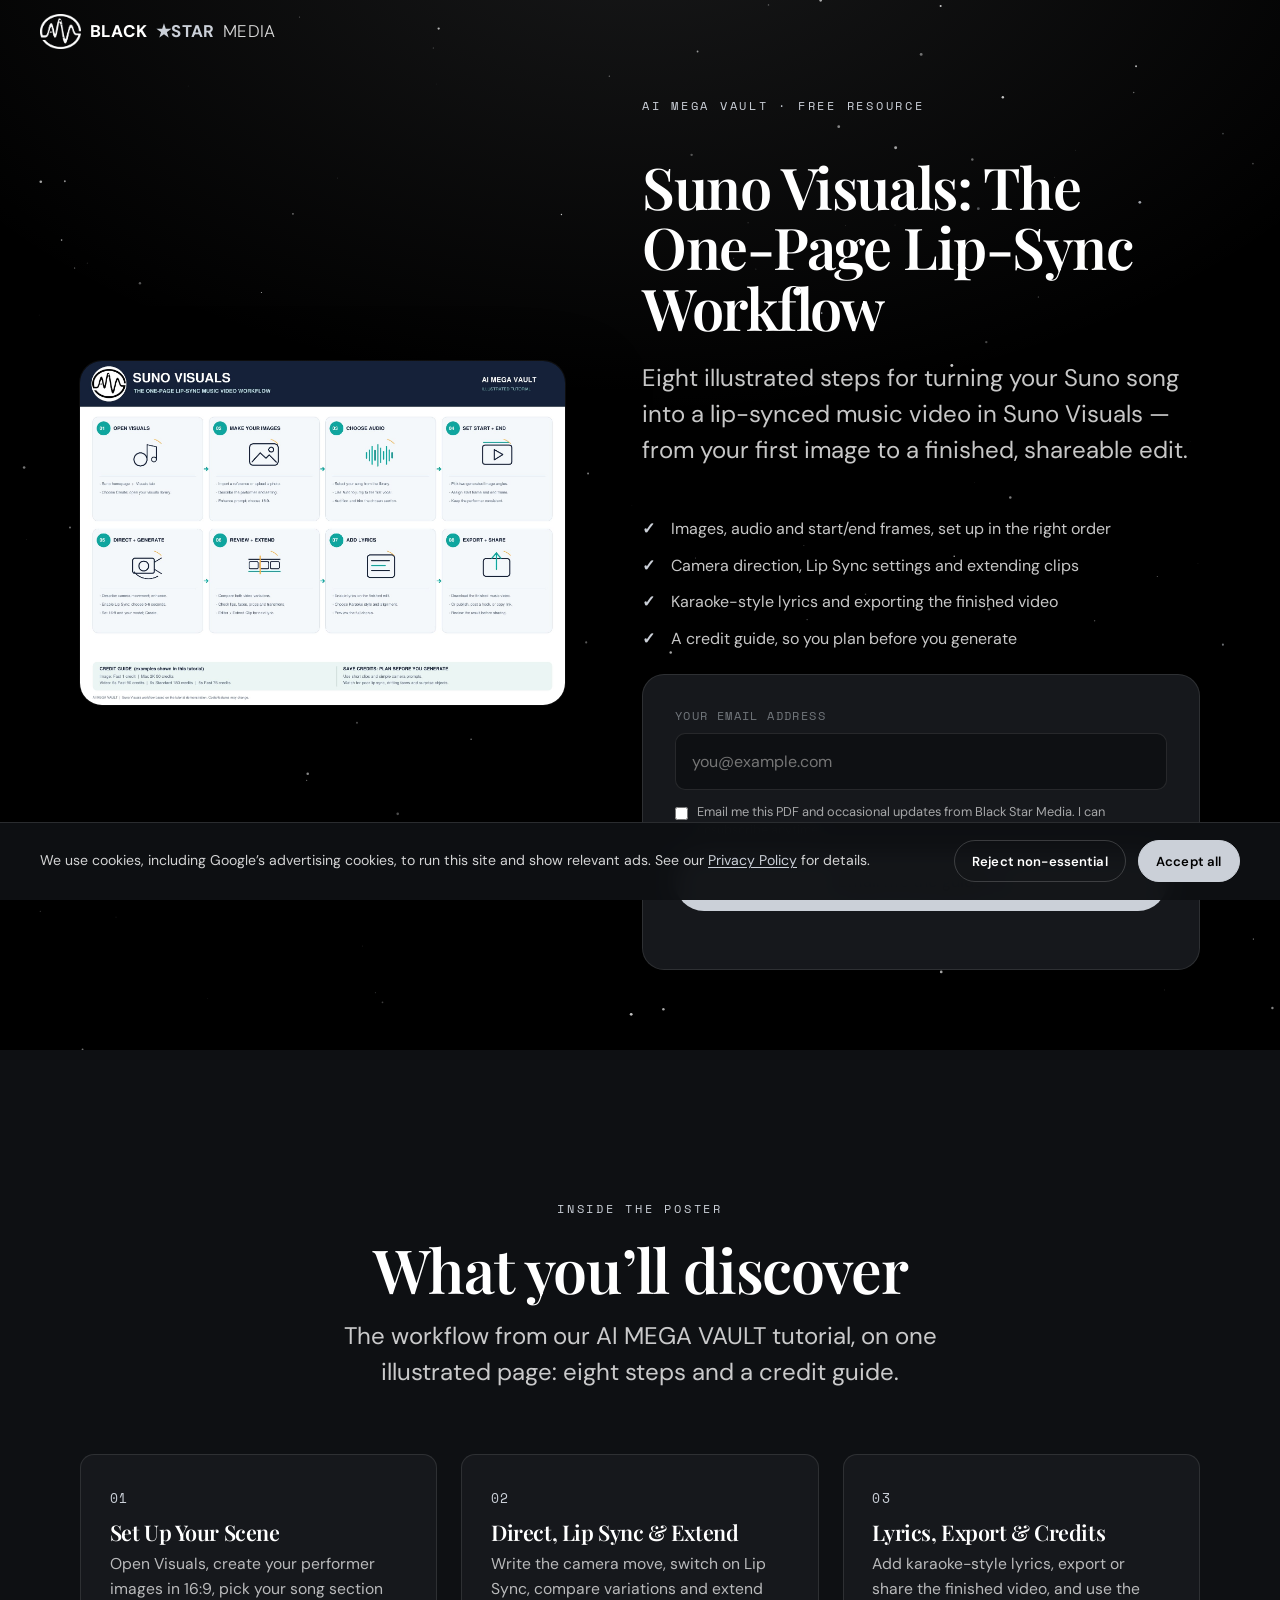
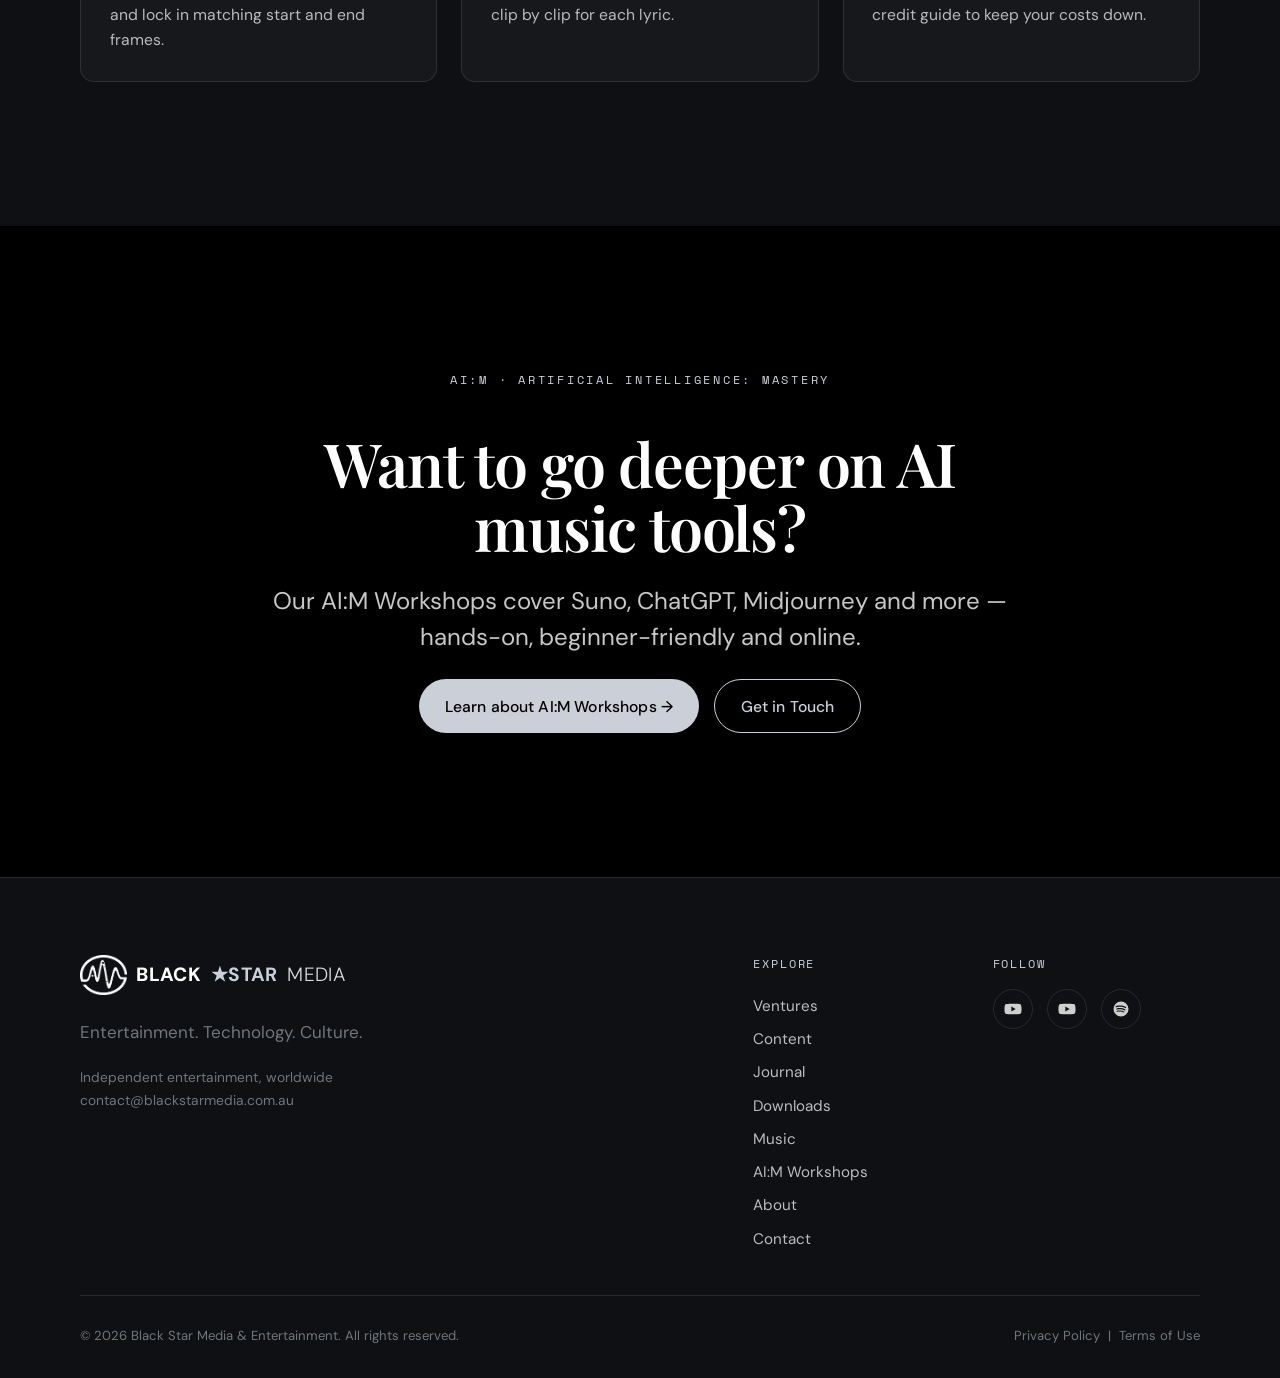
<file: suno-visuals.html>
<!DOCTYPE html>
<html lang="en-AU">
<head>
  <meta charset="UTF-8" />
  <meta name="viewport" content="width=device-width, initial-scale=1.0" />

  <title>Suno Visuals — Free One-Page Lip-Sync Music Video Workflow | Black Star Media</title>
  <meta name="description" content="Get our free illustrated one-page guide to making lip-synced music videos with Suno Visuals — eight steps from your first image to a finished edit, plus a credit guide. Enter your email and we'll send it instantly." />
  <meta name="theme-color" content="#000000" />
  <link rel="canonical" href="https://blackstarmedia.com.au/suno-visuals.html" />

  <meta property="og:type" content="website" />
  <meta property="og:site_name" content="Black Star Media &amp; Entertainment" />
  <meta property="og:title" content="Suno Visuals — The One-Page Lip-Sync Workflow (Free PDF)" />
  <meta property="og:description" content="Eight illustrated steps for turning a Suno song into a lip-synced music video in Suno Visuals. Free to download." />
  <meta property="og:url" content="https://blackstarmedia.com.au/suno-visuals.html" />
  <meta property="og:image" content="https://blackstarmedia.com.au/assets/img/suno-visuals-preview.jpg" />
  <meta name="twitter:card" content="summary_large_image" />

  <link rel="icon" type="image/png" href="assets/img/favicon.png" />
  <link rel="apple-touch-icon" href="assets/img/favicon.png" />

  <link rel="preconnect" href="https://fonts.googleapis.com" />
  <link rel="preconnect" href="https://fonts.gstatic.com" crossorigin />
  <link href="https://fonts.googleapis.com/css2?family=Playfair+Display:wght@500;600;700&family=DM+Sans:wght@300;400;500;700;800&family=Space+Mono&display=swap" rel="stylesheet" />

  <link rel="stylesheet" href="assets/css/styles.css?v=20260824" />

  <!-- Consent Mode defaults — must run before the AdSense script -->
  <script>
    window.dataLayer = window.dataLayer || [];
    function gtag(){ dataLayer.push(arguments); }
    gtag('consent', 'default', {
      ad_storage: 'denied',
      ad_user_data: 'denied',
      ad_personalization: 'denied',
      analytics_storage: 'denied',
      wait_for_update: 500
    });
  </script>
  <script async src="https://pagead2.googlesyndication.com/pagead/js/adsbygoogle.js?client=ca-pub-6512943011057060" crossorigin="anonymous"></script>

  <style>
    /* ── Landing-page overrides ── */
    .lp-nav .nav__links { display: none; }

    .lp-hero {
      position: relative;
      min-height: 100svh;
      display: flex;
      align-items: center;
      overflow: hidden;
      background:
        radial-gradient(120% 90% at 50% -10%, rgba(203,208,216,0.12), transparent 55%),
        var(--color-black);
      padding-block: var(--nav-h) 5rem;
    }

    .lp-hero__inner {
      position: relative;
      z-index: 2;
      display: grid;
      grid-template-columns: 1fr 1.15fr;
      gap: clamp(2.5rem, 6vw, 5rem);
      align-items: center;
      padding-top: 2rem;
    }

    /* Poster preview image */
    .lp-preview {
      display: flex;
      justify-content: center;
      align-items: center;
    }
    .lp-preview__img {
      width: 100%;
      max-width: 560px;
      border-radius: var(--radius-lg);
      box-shadow: 0 40px 80px rgba(0,0,0,0.7), 0 0 0 1px rgba(255,255,255,0.06);
      display: block;
    }

    /* Form side */
    .lp-form-wrap { display: flex; flex-direction: column; gap: 1.4rem; }

    .lp-hero__title {
      font-size: clamp(2rem, 2rem + 2.5vw, 3.6rem);
      line-height: 1.05;
      letter-spacing: -0.025em;
    }

    .lp-capture-form {
      display: flex;
      flex-direction: column;
      gap: 0.85rem;
      background: var(--color-surface);
      border: 1px solid var(--color-line);
      border-radius: var(--radius-lg);
      padding: clamp(1.4rem, 4vw, 2rem);
    }

    .lp-capture-form .field { gap: 0.5rem; }
    .lp-capture-form .field label {
      font-family: var(--font-mono);
      font-size: 0.72rem;
      letter-spacing: 0.12em;
      text-transform: uppercase;
      color: var(--color-muted);
    }
    .lp-capture-form input[type="email"] {
      font: inherit;
      font-size: 1rem;
      color: var(--color-white);
      background: var(--color-surface-2);
      border: 1px solid var(--color-line);
      border-radius: 10px;
      padding: 0.9rem 1rem;
      transition: border-color .3s var(--ease);
      width: 100%;
    }
    .lp-capture-form input[type="email"]:focus {
      outline: none;
      border-color: var(--color-gold);
    }

    .lp-submit-btn { width: 100%; justify-content: center; padding: 1rem 1.6rem; font-size: 1rem; }

    .lp-success {
      display: flex;
      flex-direction: column;
      gap: 1.2rem;
      background: var(--color-surface);
      border: 1px solid rgba(203,208,216,0.3);
      border-radius: var(--radius-lg);
      padding: clamp(1.4rem, 4vw, 2rem);
    }
    .lp-success__heading {
      font-family: var(--font-display);
      font-size: 1.3rem;
      color: var(--color-gold);
    }
    .lp-success__view { font-size: 0.85rem; color: var(--color-muted); }
    /* The display rules above override the hidden attribute — keep hidden states hidden */
    .lp-capture-form[hidden], .lp-success[hidden] { display: none; }

    /* What's inside */
    .lp-features { background: var(--color-surface-2); }

    /* CTA strip */
    .lp-cta-strip {
      text-align: center;
      display: flex;
      flex-direction: column;
      align-items: center;
      gap: 1.5rem;
    }

    /* Responsive */
    @media (max-width: 860px) {
      .lp-hero__inner {
        grid-template-columns: 1fr;
        text-align: left;
      }
      .lp-preview { display: none; }
    }
  </style>
</head>
<body>

  <!-- ── NAV (simplified for landing page) ── -->
  <header class="nav lp-nav" id="nav">
    <div class="nav__inner">
      <a class="wordmark" href="index.html" aria-label="Black Star Media home">
        <img class="wordmark__logo" src="assets/img/logo.png" alt="" aria-hidden="true" />
        <span class="w-black">BLACK</span><span class="w-star">&#9733;STAR</span><span class="w-media">MEDIA</span>
      </a>
      <div class="nav__actions">
        <a class="btn btn--gold" href="index.html#contact">Get in Touch</a>
      </div>
    </div>
  </header>

  <main>

    <!-- ── HERO + EMAIL CAPTURE ── -->
    <section class="lp-hero">
      <canvas class="hero__canvas" id="starfield" aria-hidden="true"></canvas>

      <div class="container lp-hero__inner">

        <!-- PDF preview image -->
        <div class="lp-preview reveal">
          <img
            class="lp-preview__img"
            src="assets/img/suno-visuals-preview.jpg"
            alt="Preview of the Suno Visuals one-page lip-sync music video workflow — eight illustrated steps plus a credit guide"
          />
        </div>

        <!-- Form column -->
        <div class="lp-form-wrap reveal" data-delay="1">
          <p class="eyebrow">AI MEGA VAULT &middot; Free Resource</p>
          <h1 class="lp-hero__title">Suno Visuals: The One-Page Lip-Sync Workflow</h1>
          <p class="lead">Eight illustrated steps for turning your Suno song into a lip-synced music video in Suno Visuals &mdash; from your first image to a finished, shareable edit.</p>

          <ul class="ticks">
            <li>Images, audio and start/end frames, set up in the right order</li>
            <li>Camera direction, Lip Sync settings and extending clips</li>
            <li>Karaoke-style lyrics and exporting the finished video</li>
            <li>A credit guide, so you plan before you generate</li>
          </ul>

          <!-- Email capture form -->
          <form class="lp-capture-form reveal" id="captureForm" data-delay="2" novalidate>
            <div class="field">
              <label for="lp-email">Your email address</label>
              <input
                id="lp-email"
                name="email"
                type="email"
                inputmode="email"
                autocomplete="email"
                placeholder="you@example.com"
                required
              />
            </div>
            <!-- Honeypot -->
            <input class="dl-form__hp" type="text" name="company" tabindex="-1" autocomplete="off" aria-hidden="true" />
            <label class="dl-form__consent">
              <input type="checkbox" name="consent" required />
              <span>Email me this PDF and occasional updates from Black Star Media. I can unsubscribe anytime.</span>
            </label>
            <button class="btn btn--gold lp-submit-btn" type="submit" id="captureBtn">
              Email me the guide <span aria-hidden="true">&rarr;</span>
            </button>
            <p class="dl-form__msg" id="captureMsg" role="status" aria-live="polite"></p>
          </form>

          <!-- Success state -->
          <div class="lp-success" id="captureSuccess" hidden>
            <p class="lp-success__heading">You&rsquo;re all set!</p>
            <p style="color:rgba(255,255,255,0.78);">Your guide is on its way — check your inbox in the next minute or two.</p>
            <p class="lp-success__view">Check your spam folder if it doesn&rsquo;t arrive shortly.</p>
          </div>
        </div>

      </div><!-- /.lp-hero__inner -->
    </section>

    <!-- ── WHAT'S INSIDE ── -->
    <section class="section lp-features">
      <div class="container">
        <div class="section-head section-head--center reveal">
          <p class="eyebrow">Inside the Poster</p>
          <h2 class="section-title">What you&rsquo;ll discover</h2>
          <p class="section-sub lead">The workflow from our AI MEGA VAULT tutorial, on one illustrated page: eight steps and a credit guide.</p>
        </div>

        <div class="grid grid--3">
          <div class="card reveal" data-delay="1">
            <span class="card__num">01</span>
            <h3 class="card__title">Set Up Your Scene</h3>
            <p class="card__body">Open Visuals, create your performer images in 16:9, pick your song section and lock in matching start and end frames.</p>
          </div>
          <div class="card reveal" data-delay="2">
            <span class="card__num">02</span>
            <h3 class="card__title">Direct, Lip Sync &amp; Extend</h3>
            <p class="card__body">Write the camera move, switch on Lip Sync, compare variations and extend clip by clip for each lyric.</p>
          </div>
          <div class="card reveal" data-delay="3">
            <span class="card__num">03</span>
            <h3 class="card__title">Lyrics, Export &amp; Credits</h3>
            <p class="card__body">Add karaoke-style lyrics, export or share the finished video, and use the credit guide to keep your costs down.</p>
          </div>
        </div>
      </div>
    </section>

    <!-- ── AI:M CTA ── -->
    <section class="section">
      <div class="container">
        <div class="lp-cta-strip reveal">
          <p class="eyebrow">AI:M &middot; Artificial Intelligence: Mastery</p>
          <h2 class="section-title" style="max-width:18ch;">Want to go deeper on AI music tools?</h2>
          <p class="lead" style="max-width:46ch;">Our AI:M Workshops cover Suno, ChatGPT, Midjourney and more — hands-on, beginner-friendly and online.</p>
          <div style="display:flex;flex-wrap:wrap;gap:1rem;justify-content:center;">
            <a class="btn btn--gold" href="index.html#workshops">Learn about AI:M Workshops &rarr;</a>
            <a class="btn btn--gold-outline" href="index.html#contact">Get in Touch</a>
          </div>
        </div>
      </div>
    </section>

  </main>

  <!-- ── FOOTER ── -->
  <footer class="footer">
    <div class="container">
      <div class="footer__top">
        <div>
          <a class="wordmark" href="index.html" style="font-size:1.2rem;">
            <img class="wordmark__logo" src="assets/img/logo.png" alt="" aria-hidden="true" />
            <span class="w-black">BLACK</span><span class="w-star">&#9733;STAR</span><span class="w-media">MEDIA</span>
          </a>
          <p class="footer__tag">Entertainment. Technology. Culture.</p>
          <p class="footer__meta">
            Independent entertainment, worldwide<br/>
            contact@blackstarmedia.com.au
          </p>
        </div>
        <div class="footer__cols">
          <div class="footer__col">
            <h4>Explore</h4>
            <a href="index.html#ventures">Ventures</a>
            <a href="index.html#videos">Content</a>
            <a href="journal.html">Journal</a>
            <a href="index.html#downloads">Downloads</a>
            <a href="index.html#music">Music</a>
            <a href="index.html#workshops">AI:M Workshops</a>
            <a href="index.html#about">About</a>
            <a href="index.html#contact">Contact</a>
          </div>
          <div class="footer__col">
            <h4>Follow</h4>
            <div class="social" aria-label="Social links">
              <a href="https://www.youtube.com/@AiMegaVault" target="_blank" rel="noopener" aria-label="AI MEGA VAULT on YouTube">
                <svg width="18" height="18" viewBox="0 0 24 24" fill="currentColor"><path d="M23 7.5a3 3 0 0 0-2.1-2.1C19 5 12 5 12 5s-7 0-8.9.4A3 3 0 0 0 1 7.5 31 31 0 0 0 .6 12 31 31 0 0 0 1 16.5a3 3 0 0 0 2.1 2.1C5 19 12 19 12 19s7 0 8.9-.4A3 3 0 0 0 23 16.5 31 31 0 0 0 23.4 12 31 31 0 0 0 23 7.5zM9.8 15.3V8.7l5.7 3.3z"/></svg>
              </a>
              <a href="https://www.youtube.com/@NeoSoulMusic26" target="_blank" rel="noopener" aria-label="NeoSoul Music on YouTube">
                <svg width="18" height="18" viewBox="0 0 24 24" fill="currentColor"><path d="M23 7.5a3 3 0 0 0-2.1-2.1C19 5 12 5 12 5s-7 0-8.9.4A3 3 0 0 0 1 7.5 31 31 0 0 0 .6 12 31 31 0 0 0 1 16.5a3 3 0 0 0 2.1 2.1C5 19 12 19 12 19s7 0 8.9-.4A3 3 0 0 0 23 16.5 31 31 0 0 0 23.4 12 31 31 0 0 0 23 7.5zM9.8 15.3V8.7l5.7 3.3z"/></svg>
              </a>
              <a href="https://open.spotify.com/artist/6v0R5eHKsjwcvml4rpPpng" target="_blank" rel="noopener" aria-label="Tha MEGA BOY BAND on Spotify">
                <svg width="18" height="18" viewBox="0 0 24 24" fill="currentColor"><path d="M12 2a10 10 0 1 0 0 20 10 10 0 0 0 0-20zm4.6 14.4a.62.62 0 0 1-.86.21c-2.35-1.44-5.3-1.76-8.79-.96a.63.63 0 1 1-.28-1.22c3.81-.87 7.08-.5 9.72 1.11.3.18.39.57.21.86zm1.23-2.74a.78.78 0 0 1-1.07.26c-2.69-1.65-6.79-2.13-9.97-1.16a.78.78 0 1 1-.45-1.49c3.64-1.1 8.16-.57 11.24 1.32.37.22.49.7.25 1.07zm.11-2.85C14.42 8.96 9.1 8.78 6.04 9.71a.94.94 0 1 1-.54-1.8c3.52-1.06 9.39-.85 13.09 1.34a.94.94 0 0 1-.96 1.61z"/></svg>
              </a>
            </div>
          </div>
        </div>
      </div>
      <div class="footer__bottom">
        <span>&copy; 2026 Black Star Media &amp; Entertainment. All rights reserved.</span>
        <span><a href="privacy.html">Privacy Policy</a> &nbsp;|&nbsp; <a href="terms.html">Terms of Use</a></span>
      </div>
    </div>
  </footer>

  <script>
  /* ── Landing page: email capture + starfield ── */
  (function () {
    "use strict";

    /* ─── CONFIG ─────────────────────────────────────────────────────────────
       After deploying scripts/suno-visuals-delivery.gs as a Google Apps Script
       Web App (Execute as: Me, Who has access: Anyone), paste the /exec URL
       below. Until then, the form still works: it skips the email and starts
       the PDF download in the browser instead, so nobody is left empty-handed.
    ─────────────────────────────────────────────────────────────────────────── */
    var ENDPOINT = "https://script.google.com/macros/s/AKfycbyamhj7cw7IwUIKIxYTU3_o88z6_jMosi2Zps6Kh6j1BGUJukldQ-WGzFGrzNrUxLKL/exec";
    var emailOn  = ENDPOINT.indexOf("PASTE_") !== 0;
    var PDF_PATH = "assets/pdf/suno-visuals-lip-sync-workflow.pdf";
    var PDF_NAME = "Suno-Visuals-Lip-Sync-Workflow-AI-Mega-Vault.pdf";

    var EMAIL_RE = /^[^\s@]+@[^\s@]+\.[^\s@]+$/;
    var form     = document.getElementById("captureForm");
    var btn      = document.getElementById("captureBtn");
    var msgEl    = document.getElementById("captureMsg");
    var success  = document.getElementById("captureSuccess");

    function showSuccess() {
      form.hidden = true;
      success.removeAttribute("hidden");
      setTimeout(function () {
        window.location.href = "https://blackstarmedia.com.au";
      }, 2500);
    }

    function showDownloadFallback() {
      form.hidden = true;
      success.querySelector(".lp-success__heading").textContent = "Your download is starting!";
      success.querySelectorAll("p:not(.lp-success__heading)").forEach(function (p) { p.remove(); });
      var a = document.createElement("a");
      a.className = "btn btn--gold";
      a.href = PDF_PATH;
      a.setAttribute("download", PDF_NAME);
      a.textContent = "Download the PDF \u2193";
      success.appendChild(a);
      success.removeAttribute("hidden");
      a.click();
    }

    function setMsg(text, kind) {
      msgEl.textContent = text;
      msgEl.className   = "dl-form__msg" + (kind ? " is-" + kind : "");
    }

    form.addEventListener("submit", function (e) {
      e.preventDefault();
      if (form.dataset.sent) return;

      var email   = (form.email.value   || "").trim();
      var consent = form.consent.checked;

      // Honeypot: silent bot drop
      if (form.company.value) { showSuccess(); return; }

      if (!EMAIL_RE.test(email)) {
        setMsg("Please enter a valid email address.", "error");
        form.email.focus();
        return;
      }
      if (!consent) {
        setMsg("Please tick the box so we can send it over.", "error");
        return;
      }

      btn.disabled = true;
      setMsg("Sending…", "pending");

      if (emailOn) {
        // Apps Script doesn't send readable CORS headers; use no-cors + treat
        // network completion as success (errors land in .catch below).
        fetch(ENDPOINT, {
          method:  "POST",
          mode:    "no-cors",
          headers: { "Content-Type": "text/plain;charset=utf-8" },
          body:    JSON.stringify({ email: email, consent: true, source: location.href })
        })
          .then(function () { form.dataset.sent = "1"; showSuccess(); })
          .catch(function () {
            btn.disabled = false;
            setMsg("Something went wrong — please try again in a moment.", "error");
          });
      } else {
        // Endpoint not yet configured: no email can be sent, so start the
        // download right here instead of claiming it was emailed.
        form.dataset.sent = "1";
        showDownloadFallback();
      }
    });

    /* ─── Sticky nav ─────────────────────────────────────────────────────── */
    var nav = document.getElementById("nav");
    window.addEventListener("scroll", function () {
      nav.classList.toggle("is-scrolled", window.scrollY > 24);
    }, { passive: true });

    /* ─── Scroll reveal ──────────────────────────────────────────────────── */
    var prefersReduced = window.matchMedia("(prefers-reduced-motion: reduce)").matches;
    var reveals = document.querySelectorAll(".reveal");
    if (prefersReduced || !("IntersectionObserver" in window)) {
      reveals.forEach(function (el) { el.classList.add("is-visible"); });
    } else {
      var io = new IntersectionObserver(function (entries) {
        entries.forEach(function (en) {
          if (en.isIntersecting) { en.target.classList.add("is-visible"); io.unobserve(en.target); }
        });
      }, { rootMargin: "0px 0px -10% 0px", threshold: 0.1 });
      reveals.forEach(function (el) { io.observe(el); });
    }

    /* ─── Hero starfield (reused from main.js) ───────────────────────────── */
    var canvas = document.getElementById("starfield");
    if (canvas && !prefersReduced) {
      var ctx = canvas.getContext("2d");
      var stars = [];
      var w, h, dpr, raf;

      function resize() {
        dpr = Math.min(window.devicePixelRatio || 1, 2);
        w = canvas.clientWidth; h = canvas.clientHeight;
        canvas.width = w * dpr; canvas.height = h * dpr;
        ctx.setTransform(dpr, 0, 0, dpr, 0, 0);
        var count = Math.min(140, Math.floor((w * h) / 11000));
        stars = [];
        for (var i = 0; i < count; i++) {
          stars.push({
            x: Math.random() * w, y: Math.random() * h,
            r: Math.random() * 1.3 + 0.2,
            a: Math.random() * 0.6 + 0.15,
            tw: Math.random() * 0.02 + 0.004,
            dir: Math.random() < 0.5 ? 1 : -1,
            vy: Math.random() * 0.12 + 0.02
          });
        }
      }

      function draw() {
        ctx.clearRect(0, 0, w, h);
        for (var i = 0; i < stars.length; i++) {
          var s = stars[i];
          s.a += s.tw * s.dir;
          if (s.a > 0.8 || s.a < 0.12) s.dir *= -1;
          s.y += s.vy;
          if (s.y > h) { s.y = -2; s.x = Math.random() * w; }
          ctx.beginPath();
          ctx.fillStyle = (i % 9 === 0)
            ? "rgba(203,208,216," + s.a.toFixed(2) + ")"
            : "rgba(255,255,255," + s.a.toFixed(2) + ")";
          ctx.arc(s.x, s.y, s.r, 0, Math.PI * 2);
          ctx.fill();
        }
        raf = requestAnimationFrame(draw);
      }

      resize(); draw();
      window.addEventListener("resize", function () { cancelAnimationFrame(raf); resize(); draw(); });
      if ("IntersectionObserver" in window) {
        new IntersectionObserver(function (entries) {
          entries.forEach(function (e) {
            if (e.isIntersecting) { if (!raf) draw(); }
            else { cancelAnimationFrame(raf); raf = null; }
          });
        }, { threshold: 0 }).observe(canvas);
      }
    }
  })();
  </script>

  <script src="assets/js/consent.js?v=20260729" defer></script>
</body>
</html>
</file>
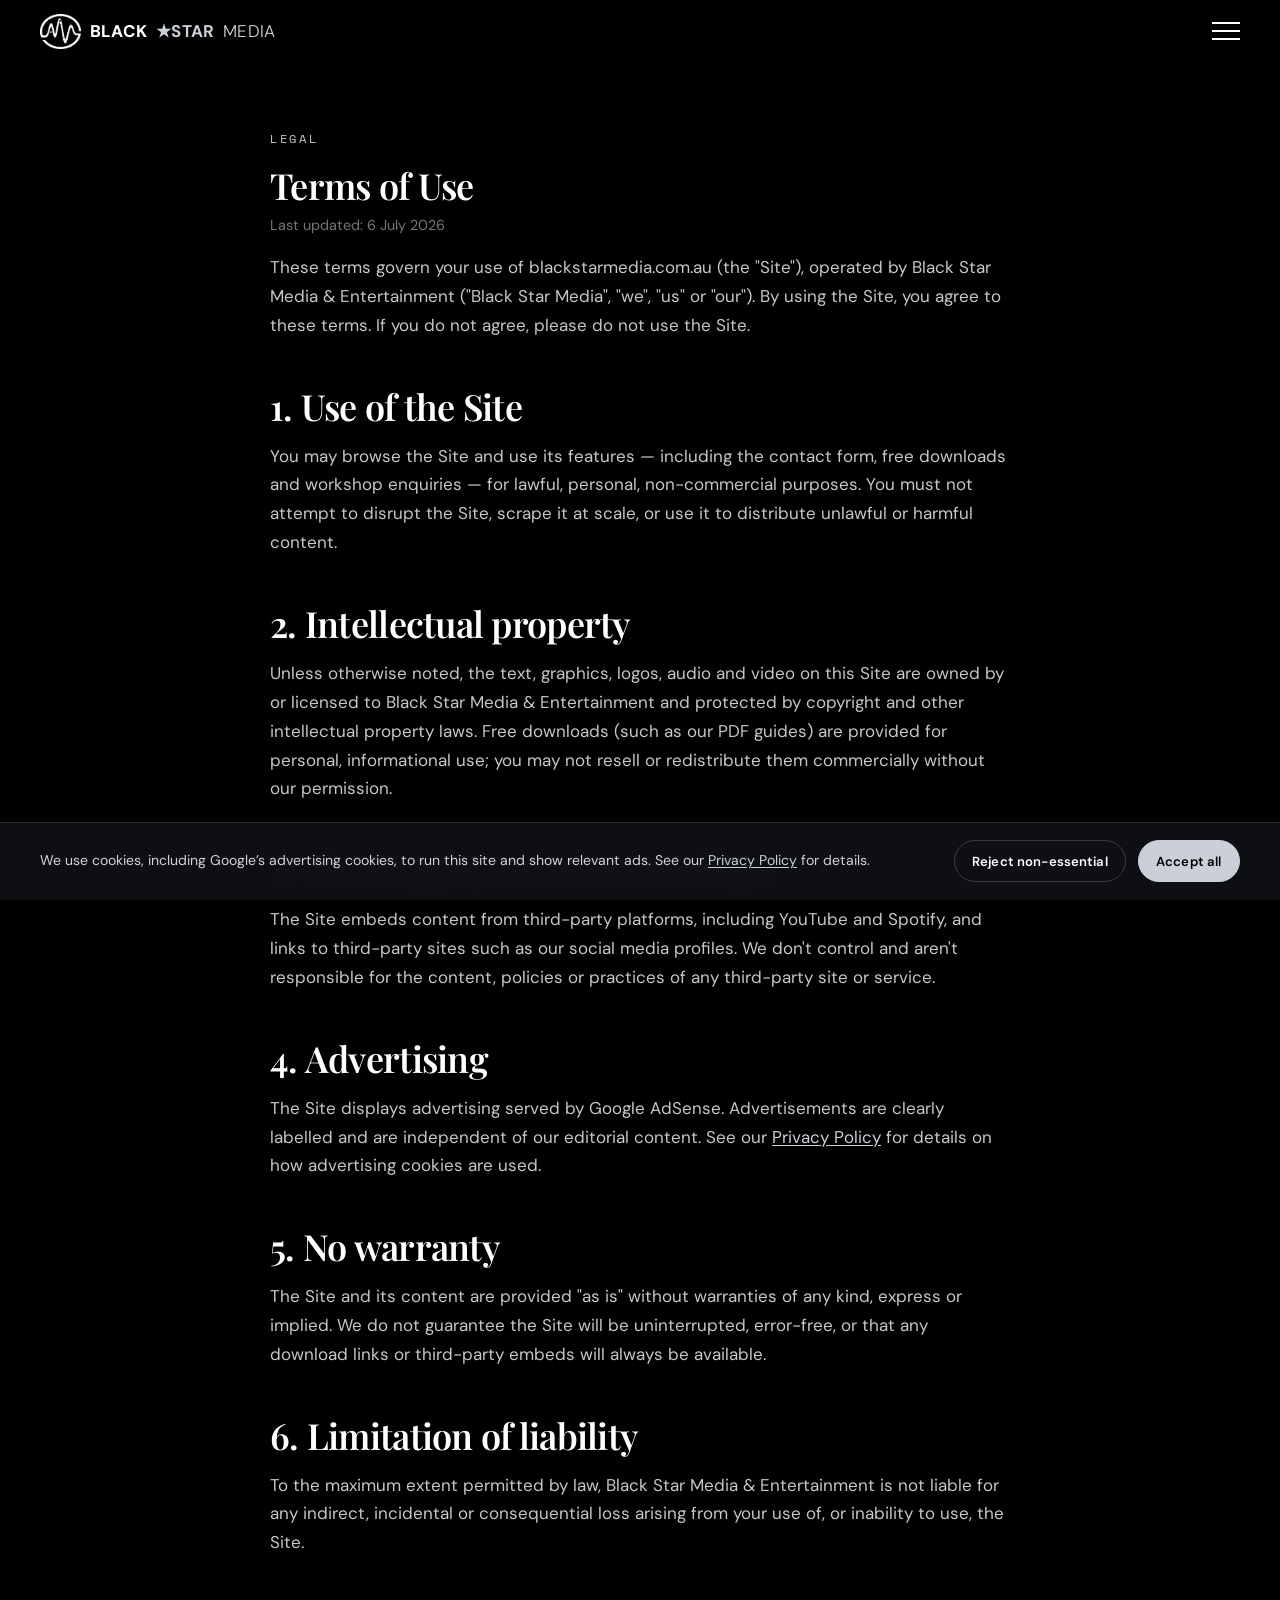
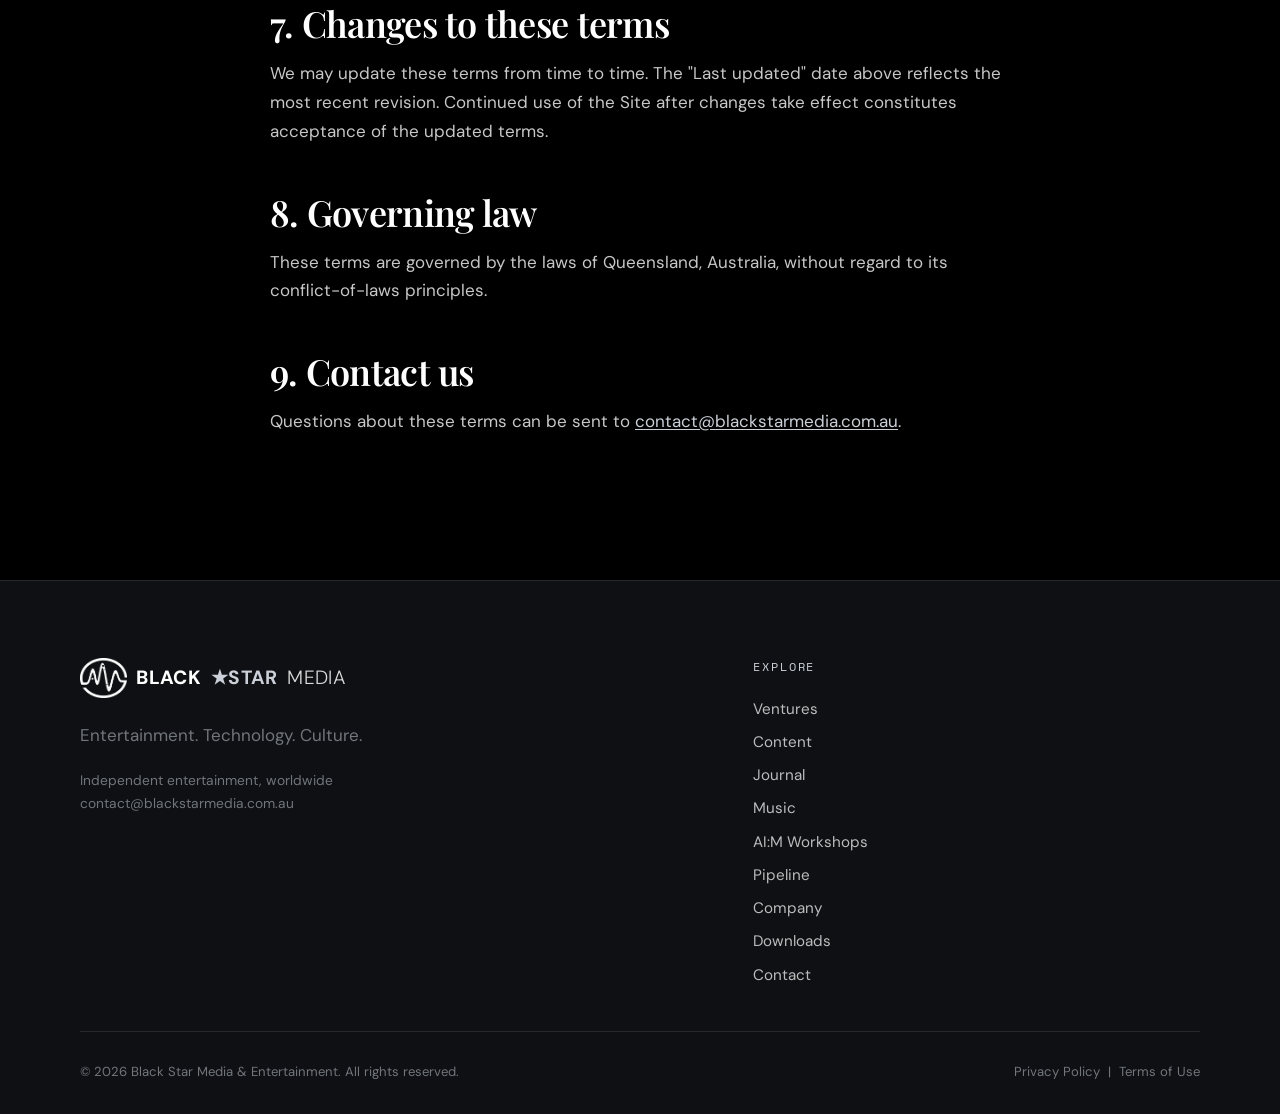
<file: terms.html>
<!DOCTYPE html>
<html lang="en-AU">
<head>
  <meta charset="UTF-8" />
  <meta name="viewport" content="width=device-width, initial-scale=1.0" />

  <!-- Primary SEO -->
  <title>Terms of Use — Black Star Media &amp; Entertainment</title>
  <meta name="description" content="The terms and conditions governing your use of the Black Star Media &amp; Entertainment website." />
  <meta name="theme-color" content="#000000" />
  <link rel="canonical" href="https://blackstarmedia.com.au/terms.html" />

  <!-- Favicon -->
  <link rel="icon" type="image/png" href="assets/img/favicon.png" />
  <link rel="apple-touch-icon" href="assets/img/favicon.png" />

  <!-- Fonts: Playfair Display (display), DM Sans (body), Space Mono (labels) -->
  <link rel="preconnect" href="https://fonts.googleapis.com" />
  <link rel="preconnect" href="https://fonts.gstatic.com" crossorigin />
  <link href="https://fonts.googleapis.com/css2?family=Playfair+Display:wght@500;600;700&family=DM+Sans:wght@300;400;500;700;800&family=Space+Mono&display=swap" rel="stylesheet" />

  <link rel="stylesheet" href="assets/css/styles.css?v=20260824" />

  <!-- Consent Mode defaults — must run before the AdSense script -->
  <script>
    window.dataLayer = window.dataLayer || [];
    function gtag(){ dataLayer.push(arguments); }
    gtag('consent', 'default', {
      ad_storage: 'denied',
      ad_user_data: 'denied',
      ad_personalization: 'denied',
      analytics_storage: 'denied',
      wait_for_update: 500
    });
  </script>
  <script async src="https://pagead2.googlesyndication.com/pagead/js/adsbygoogle.js?client=ca-pub-6512943011057060" crossorigin="anonymous"></script>
</head>
<body>

  <!-- ============================== NAV ============================== -->
  <header class="nav" id="nav">
    <div class="nav__inner">
      <a class="wordmark" href="index.html" aria-label="Black Star Media home">
        <img class="wordmark__logo" src="assets/img/logo.png" alt="" aria-hidden="true" />
        <span class="w-black">BLACK</span><span class="w-star">&#9733;STAR</span><span class="w-media">MEDIA</span>
      </a>

      <nav class="nav__links" aria-label="Primary">
        <a class="nav__link" href="index.html#ventures">Ventures</a>
        <a class="nav__link" href="index.html#videos">Content</a>
        <a class="nav__link" href="journal.html">Journal</a>
        <a class="nav__link" href="index.html#music">Music</a>
        <a class="nav__link" href="index.html#workshops">AI:M Workshops</a>
        <a class="nav__link" href="pipeline.html">Pipeline</a>
        <a class="nav__link" href="profile.html">Company</a>
        <a class="nav__link" href="index.html#downloads">Downloads</a>
      </nav>

      <div class="nav__actions">
        <a class="btn btn--gold" href="index.html#contact">Get in Touch</a>
        <button class="nav__toggle" id="navToggle" aria-label="Open menu" aria-expanded="false" aria-controls="mobileMenu">
          <span></span><span></span><span></span>
        </button>
      </div>
    </div>
  </header>

  <!-- Mobile overlay -->
  <nav class="mobile-menu" id="mobileMenu" aria-label="Mobile">
    <a href="index.html#ventures">Ventures</a>
    <a href="index.html#videos">Content</a>
    <a href="journal.html">Journal</a>
    <a href="index.html#music">Music</a>
    <a href="index.html#workshops">AI:M Workshops</a>
    <a href="pipeline.html">Pipeline</a>
    <a href="profile.html">Company</a>
    <a href="index.html#downloads">Downloads</a>
    <a href="index.html#contact">Get in Touch</a>
  </nav>

  <main id="top">
    <section class="section" style="padding-top:calc(var(--nav-h) + 3rem);">
      <div class="container container--narrow legal">
        <p class="eyebrow">Legal</p>
        <h1 class="section-title" style="font-size:var(--fs-h3);">Terms of Use</h1>
        <p class="updated">Last updated: 6 July 2026</p>

        <p>These terms govern your use of blackstarmedia.com.au (the "Site"), operated by Black Star Media &amp; Entertainment ("Black Star Media", "we", "us" or "our"). By using the Site, you agree to these terms. If you do not agree, please do not use the Site.</p>

        <h2>1. Use of the Site</h2>
        <p>You may browse the Site and use its features &mdash; including the contact form, free downloads and workshop enquiries &mdash; for lawful, personal, non-commercial purposes. You must not attempt to disrupt the Site, scrape it at scale, or use it to distribute unlawful or harmful content.</p>

        <h2>2. Intellectual property</h2>
        <p>Unless otherwise noted, the text, graphics, logos, audio and video on this Site are owned by or licensed to Black Star Media &amp; Entertainment and protected by copyright and other intellectual property laws. Free downloads (such as our PDF guides) are provided for personal, informational use; you may not resell or redistribute them commercially without our permission.</p>

        <h2>3. Third-party content and links</h2>
        <p>The Site embeds content from third-party platforms, including YouTube and Spotify, and links to third-party sites such as our social media profiles. We don't control and aren't responsible for the content, policies or practices of any third-party site or service.</p>

        <h2>4. Advertising</h2>
        <p>The Site displays advertising served by Google AdSense. Advertisements are clearly labelled and are independent of our editorial content. See our <a href="privacy.html">Privacy Policy</a> for details on how advertising cookies are used.</p>

        <h2>5. No warranty</h2>
        <p>The Site and its content are provided "as is" without warranties of any kind, express or implied. We do not guarantee the Site will be uninterrupted, error-free, or that any download links or third-party embeds will always be available.</p>

        <h2>6. Limitation of liability</h2>
        <p>To the maximum extent permitted by law, Black Star Media &amp; Entertainment is not liable for any indirect, incidental or consequential loss arising from your use of, or inability to use, the Site.</p>

        <h2>7. Changes to these terms</h2>
        <p>We may update these terms from time to time. The "Last updated" date above reflects the most recent revision. Continued use of the Site after changes take effect constitutes acceptance of the updated terms.</p>

        <h2>8. Governing law</h2>
        <p>These terms are governed by the laws of Queensland, Australia, without regard to its conflict-of-laws principles.</p>

        <h2>9. Contact us</h2>
        <p>Questions about these terms can be sent to <a href="mailto:contact@blackstarmedia.com.au">contact@blackstarmedia.com.au</a>.</p>
      </div>
    </section>
  </main>

  <!-- ============================== FOOTER ============================== -->
  <footer class="footer">
    <div class="container">
      <div class="footer__top">
        <div>
          <a class="wordmark" href="index.html" style="font-size:1.2rem;">
            <img class="wordmark__logo" src="assets/img/logo.png" alt="" aria-hidden="true" />
            <span class="w-black">BLACK</span><span class="w-star">&#9733;STAR</span><span class="w-media">MEDIA</span>
          </a>
          <p class="footer__tag">Entertainment. Technology. Culture.</p>
          <p class="footer__meta">
            Independent entertainment, worldwide<br/>
            contact@blackstarmedia.com.au
          </p>
        </div>

        <div class="footer__cols">
          <div class="footer__col">
            <h4>Explore</h4>
            <a href="index.html#ventures">Ventures</a>
            <a href="index.html#videos">Content</a>
            <a href="journal.html">Journal</a>
            <a href="index.html#music">Music</a>
            <a href="index.html#workshops">AI:M Workshops</a>
            <a href="pipeline.html">Pipeline</a>
            <a href="profile.html">Company</a>
            <a href="index.html#downloads">Downloads</a>
            <a href="index.html#contact">Contact</a>
          </div>
        </div>
      </div>

      <div class="footer__bottom">
        <span>&copy; 2026 Black Star Media &amp; Entertainment. All rights reserved.</span>
        <span><a href="privacy.html">Privacy Policy</a> &nbsp;|&nbsp; <a href="terms.html">Terms of Use</a></span>
      </div>
    </div>
  </footer>

  <script src="assets/js/main.js?v=20260729" defer></script>
  <script src="assets/js/consent.js?v=20260729" defer></script>
</body>
</html>
</file>
<file: assets/css/styles.css>
/* ==========================================================================
   Black Star Media & Entertainment — Design System
   Apple-inspired, dark cinematic. Hand-authored, no build step.
   ========================================================================== */

/* ---------- 1. Brand tokens ------------------------------------------------ */
:root {
  /* Core palette (from brand brief) */
  --color-black:        #000000;   /* pure black canvas (Grok/xAI mono) */
  --color-white:        #FFFFFF;
  --color-gold:         #CBD0D8;   /* brand accent — light grey (CTAs, active, star) */
  --color-gold-bright:  #E8EBEF;   /* hover state for accent */
  --color-surface:      #16181C;   /* raised panel surface */
  --color-surface-2:    #0E1013;   /* slightly deeper panel */
  --color-muted:        #71767B;   /* cool secondary gray */
  --color-line:         rgba(255, 255, 255, 0.10); /* hairline borders */
  --color-line-strong:  rgba(255, 255, 255, 0.18);

  /* Typography */
  --font-display: 'Playfair Display', Georgia, 'Times New Roman', serif;
  --font-body:    'DM Sans', -apple-system, BlinkMacSystemFont, 'Segoe UI', Roboto, sans-serif;
  --font-mono:    'Space Mono', ui-monospace, 'SF Mono', Menlo, monospace;

  /* Fluid type scale (clamp = mobile min .. desktop max) */
  --fs-eyebrow: 0.78rem;
  --fs-body:    1.0625rem;
  --fs-lead:    clamp(1.15rem, 1rem + 0.8vw, 1.5rem);
  --fs-h3:      clamp(1.5rem, 1.2rem + 1.4vw, 2.25rem);
  --fs-h2:      clamp(2.1rem, 1.4rem + 3vw, 4rem);
  --fs-hero:    clamp(2.8rem, 1.5rem + 6vw, 6.5rem);

  /* Spacing & layout */
  --space-section: clamp(5rem, 3rem + 8vw, 9rem);
  --container:     1200px;
  --container-narrow: 820px;
  --nav-container: 1440px;
  --radius:        14px;
  --radius-lg:     22px;
  --radius-pill:   999px;

  /* Motion */
  --ease: cubic-bezier(0.22, 1, 0.36, 1);
  --dur:  0.6s;

  /* Nav */
  --nav-h: 64px;
}

/* ---------- 2. Reset ------------------------------------------------------- */
*, *::before, *::after { box-sizing: border-box; }

* { margin: 0; }

html {
  scroll-behavior: smooth;
  scroll-padding-top: var(--nav-h);
  -webkit-text-size-adjust: 100%;
}

body {
  font-family: var(--font-body);
  font-size: var(--fs-body);
  line-height: 1.6;
  color: var(--color-white);
  background-color: var(--color-black);
  -webkit-font-smoothing: antialiased;
  text-rendering: optimizeLegibility;
  overflow-x: hidden;
}

img, picture, svg, video, iframe { display: block; max-width: 100%; }
img, video { height: auto; }

a { color: inherit; text-decoration: none; }
button { font: inherit; color: inherit; cursor: pointer; background: none; border: none; }
ul { list-style: none; padding: 0; }

:focus-visible {
  outline: 2px solid var(--color-gold);
  outline-offset: 3px;
  border-radius: 4px;
}

/* ---------- 3. Typography helpers ----------------------------------------- */
h1, h2, h3 { font-family: var(--font-display); font-weight: 600; line-height: 1.05; letter-spacing: -0.02em; }

.eyebrow {
  font-family: var(--font-mono);
  font-size: var(--fs-eyebrow);
  font-weight: 400;
  letter-spacing: 0.22em;
  text-transform: uppercase;
  color: var(--color-gold);
  display: inline-block;
  margin-bottom: 1.1rem;
}

.lead { font-size: var(--fs-lead); color: rgba(255,255,255,0.78); line-height: 1.5; }
.muted { color: var(--color-muted); }
.gold { color: var(--color-gold); }

/* Eyebrow row: small circular icon badge preceding a section's eyebrow label */
.eyebrow-row { display: flex; align-items: center; gap: 0.65rem; margin-bottom: 1.1rem; }
.eyebrow-row .eyebrow { margin-bottom: 0; }
.section-icon {
  flex: none; width: 30px; height: 30px; border-radius: 50%;
  display: grid; place-items: center;
  color: var(--color-gold); background: rgba(203,208,216,0.12);
  border: 1px solid rgba(203,208,216,0.3);
}
.section-icon svg { width: 15px; height: 15px; }

/* ---------- 4. Layout primitives ------------------------------------------ */
.container {
  width: 100%;
  max-width: var(--container);
  margin-inline: auto;
  padding-inline: clamp(1.25rem, 5vw, 2.5rem);
}
.container--narrow { max-width: var(--container-narrow); }

.section { padding-block: var(--space-section); position: relative; }
.section--surface { background: var(--color-surface-2); }
.section-head { max-width: 640px; margin-bottom: clamp(2.5rem, 5vw, 4rem); }
.section-head--center { margin-inline: auto; text-align: center; }
.section-title { font-size: var(--fs-h2); }
.section-sub { margin-top: 1.1rem; }

/* ---------- 5. Buttons ----------------------------------------------------- */
.btn {
  display: inline-flex;
  align-items: center;
  gap: 0.5rem;
  padding: 0.85rem 1.6rem;
  border-radius: var(--radius-pill);
  font-size: 0.98rem;
  font-weight: 500;
  letter-spacing: 0.01em;
  transition: transform var(--dur) var(--ease), background-color .3s var(--ease),
              color .3s var(--ease), border-color .3s var(--ease), box-shadow .3s var(--ease);
  will-change: transform;
}
.btn:hover { transform: translateY(-2px); }
.btn:active { transform: translateY(0); }

.btn--gold { background: var(--color-gold); color: var(--color-black); }
.btn--gold:hover { background: var(--color-gold-bright); box-shadow: 0 10px 30px rgba(203,208,216,0.28); }

.btn--gold-outline { border: 1px solid var(--color-gold); color: var(--color-gold); }
.btn--gold-outline:hover { background: var(--color-gold); color: var(--color-black); }

.btn--light { background: var(--color-white); color: var(--color-black); }
.btn--light:hover { background: #f0f0f0; }

.btn--ghost { color: var(--color-white); border: 1px solid var(--color-line-strong); }
.btn--ghost:hover { border-color: var(--color-white); }

/* Text link with sliding underline */
.link-arrow {
  display: inline-flex;
  align-items: center;
  gap: 0.4rem;
  font-weight: 500;
  color: var(--color-white);
  position: relative;
  padding-bottom: 2px;
}
.link-arrow::after {
  content: "";
  position: absolute; left: 0; bottom: 0;
  width: 100%; height: 1px;
  background: var(--color-gold);
  transform: scaleX(0); transform-origin: left;
  transition: transform .4s var(--ease);
}
.link-arrow:hover { color: var(--color-gold); }
.link-arrow:hover::after { transform: scaleX(1); }
.link-arrow .chev { transition: transform .4s var(--ease); }
.link-arrow:hover .chev { transform: translateX(4px); }

/* ---------- 6. Navigation -------------------------------------------------- */
.nav {
  position: fixed; inset: 0 0 auto 0;
  height: var(--nav-h);
  z-index: 100;
  display: flex; align-items: center;
  background: transparent;
  transition: background-color .4s var(--ease), border-color .4s var(--ease), backdrop-filter .4s var(--ease);
  border-bottom: 1px solid transparent;
}
.nav.is-scrolled {
  background: rgba(10,10,10,0.72);
  backdrop-filter: saturate(180%) blur(20px);
  -webkit-backdrop-filter: saturate(180%) blur(20px);
  border-bottom: 1px solid var(--color-line);
}
.nav__inner {
  width: 100%; max-width: var(--nav-container);
  margin-inline: auto;
  padding-inline: clamp(1.25rem, 5vw, 2.5rem);
  display: flex; align-items: center; justify-content: space-between; gap: 1.5rem;
}

/* Wordmark */
.wordmark { display: inline-flex; align-items: center; gap: 0.5em; font-family: var(--font-body); font-size: 1.06rem; letter-spacing: 0.02em; flex-shrink: 0; white-space: nowrap; }
.wordmark__logo { height: 2.1em; width: auto; flex-shrink: 0; }
.wordmark .w-black { font-weight: 800; }
.wordmark .w-star  { color: var(--color-gold); font-weight: 700; }
.wordmark .w-media { font-weight: 300; opacity: 0.85; }

.nav__links { display: flex; align-items: center; gap: 1.25rem; flex-shrink: 0; }
.nav__link { font-size: 0.95rem; color: rgba(255,255,255,0.82); white-space: nowrap; transition: color .3s var(--ease); position: relative; }
.nav__link:hover, .nav__link.is-active { color: var(--color-white); }
.nav__actions { display: flex; align-items: center; gap: 1rem; flex-shrink: 0; }

/* Hamburger */
.nav__toggle { display: none; width: 28px; height: 22px; position: relative; }
.nav__toggle span { position: absolute; left: 0; width: 100%; height: 2px; background: var(--color-white); transition: transform .35s var(--ease), opacity .35s var(--ease); }
.nav__toggle span:nth-child(1) { top: 2px; }
.nav__toggle span:nth-child(2) { top: 10px; }
.nav__toggle span:nth-child(3) { top: 18px; }
body.menu-open .nav__toggle span:nth-child(1) { transform: translateY(8px) rotate(45deg); }
body.menu-open .nav__toggle span:nth-child(2) { opacity: 0; }
body.menu-open .nav__toggle span:nth-child(3) { transform: translateY(-8px) rotate(-45deg); }

/* Mobile overlay menu */
.mobile-menu {
  position: fixed; inset: 0; z-index: 90;
  background: rgba(10,10,10,0.97);
  backdrop-filter: blur(24px); -webkit-backdrop-filter: blur(24px);
  display: flex; flex-direction: column; justify-content: center;
  padding: 6rem 2rem 3rem;
  opacity: 0; visibility: hidden; transition: opacity .4s var(--ease), visibility .4s var(--ease);
}
body.menu-open .mobile-menu { opacity: 1; visibility: visible; }
.mobile-menu a {
  font-family: var(--font-display);
  font-size: clamp(1.8rem, 9vw, 2.6rem);
  padding: 0.5rem 0;
  opacity: 0; transform: translateY(20px);
  transition: opacity .5s var(--ease), transform .5s var(--ease), color .3s var(--ease);
}
.mobile-menu a:hover { color: var(--color-gold); }
body.menu-open .mobile-menu a { opacity: 1; transform: translateY(0); }
/* staggered reveal */
body.menu-open .mobile-menu a:nth-child(1) { transition-delay: .08s; }
body.menu-open .mobile-menu a:nth-child(2) { transition-delay: .14s; }
body.menu-open .mobile-menu a:nth-child(3) { transition-delay: .20s; }
body.menu-open .mobile-menu a:nth-child(4) { transition-delay: .26s; }
body.menu-open .mobile-menu a:nth-child(5) { transition-delay: .32s; }
body.menu-open .mobile-menu a:nth-child(6) { transition-delay: .38s; }
body.menu-open .mobile-menu a:nth-child(7) { transition-delay: .44s; }

/* ---------- 7. Hero -------------------------------------------------------- */
.hero {
  position: relative;
  min-height: 100svh;
  display: flex; align-items: center;
  overflow: hidden;
  background:
    radial-gradient(120% 90% at 50% -10%, rgba(203,208,216,0.14), transparent 55%),
    var(--color-black);
}
.hero__canvas { position: absolute; inset: 0; width: 100%; height: 100%; z-index: 0; }
.hero__inner { position: relative; z-index: 2; padding-top: var(--nav-h); }
.hero__logo { height: clamp(96px, 17vw, 168px); width: auto; margin-bottom: 1.6rem; }
.hero__title { font-size: var(--fs-hero); max-width: 16ch; }
.hero__sub { margin-top: 1.6rem; max-width: 44ch; }
.hero__cta { margin-top: 2.6rem; display: flex; flex-wrap: wrap; gap: 1rem; align-items: center; }

.scroll-cue {
  position: absolute; left: 50%; bottom: 2rem; transform: translateX(-50%);
  z-index: 2; color: rgba(255,255,255,0.5);
  display: flex; flex-direction: column; align-items: center; gap: 0.4rem;
  font-family: var(--font-mono); font-size: 0.66rem; letter-spacing: 0.2em; text-transform: uppercase;
}
.scroll-cue .chev { animation: bob 1.8s var(--ease) infinite; }
@keyframes bob { 0%,100% { transform: translateY(0); } 50% { transform: translateY(6px); } }

/* ---------- 8. Cards & grids ---------------------------------------------- */
.grid { display: grid; gap: 1.5rem; }
.grid--2 { grid-template-columns: repeat(2, 1fr); }
.grid--3 { grid-template-columns: repeat(3, 1fr); }
.grid--4 { grid-template-columns: repeat(4, 1fr); }

/* Venture card — full-bleed media with overlay */
.venture {
  position: relative; overflow: hidden;
  border-radius: var(--radius-lg);
  min-height: 340px;
  display: flex; flex-direction: column; justify-content: flex-end;
  padding: 1.8rem;
  border: 1px solid var(--color-line);
  background: var(--color-surface);
  isolation: isolate;
  transition: transform .5s var(--ease), box-shadow .5s var(--ease), border-color .5s var(--ease);
}
.venture__bg {
  position: absolute; inset: 0; z-index: -2;
  background-size: cover; background-position: center;
  /* fallback gradient until real photography is dropped in */
  background-image: linear-gradient(135deg, #2a2a2e, #131315);
  transition: transform .7s var(--ease);
}
.venture__scrim { position: absolute; inset: 0; z-index: -1; background: linear-gradient(to top, rgba(10,10,10,0.92) 0%, rgba(10,10,10,0.35) 55%, rgba(10,10,10,0.15) 100%); }
.venture:hover { transform: translateY(-6px); border-color: var(--color-line-strong); box-shadow: 0 24px 60px rgba(0,0,0,0.5); }
.venture:hover .venture__bg { transform: scale(1.06); }
.venture__kicker { font-family: var(--font-mono); font-size: 0.7rem; letter-spacing: 0.18em; text-transform: uppercase; color: var(--color-gold); display: flex; align-items: center; gap: 0.4rem; }
.venture__kicker svg { flex: none; width: 14px; height: 14px; }
.venture__name { font-size: var(--fs-h3); margin-top: 0.4rem; }
.venture__tag { color: rgba(255,255,255,0.74); margin-top: 0.5rem; font-size: 0.98rem; }
.venture__line { height: 2px; width: 0; background: var(--color-gold); margin-top: 1.1rem; transition: width .5s var(--ease); }
.venture:hover .venture__line { width: 56px; }

/* Generic feature/value/workshop card */
.card {
  background: var(--color-surface);
  border: 1px solid var(--color-line);
  border-radius: var(--radius);
  padding: 1.8rem;
  transition: transform .5s var(--ease), border-color .5s var(--ease), box-shadow .5s var(--ease);
}
.card:hover { transform: translateY(-4px); border-color: var(--color-line-strong); box-shadow: 0 18px 44px rgba(0,0,0,0.4); }
.card .section-icon { margin-bottom: 0.8rem; }
.card__num { font-family: var(--font-mono); color: var(--color-gold); font-size: 0.8rem; letter-spacing: 0.1em; }
.card__title { font-family: var(--font-display); font-size: 1.35rem; margin: 0.6rem 0 0.5rem; }
.card__body { color: rgba(255,255,255,0.7); font-size: 0.98rem; }

/* Email opt-in form on each download card (see also §16 Downloads section) */
.dl-card__desc { color: rgba(255,255,255,0.7); font-size: 0.92rem; line-height: 1.5; }
.dl-card__meta { color: var(--color-muted); font-family: var(--font-mono); font-size: 0.76rem; letter-spacing: 0.04em; margin-top: 0.2rem; }
.dl-form { display: flex; flex-direction: column; gap: 0.7rem; margin-top: auto; width: 100%; }
.dl-form__email {
  width: 100%; padding: 0.7rem 0.9rem;
  background: var(--color-surface-2); color: var(--color-white);
  border: 1px solid var(--color-line-strong); border-radius: 10px;
  font: inherit; font-size: 0.95rem;
}
.dl-form__email::placeholder { color: var(--color-muted); }
.dl-form__email:focus-visible { outline: 2px solid var(--color-gold); outline-offset: 2px; border-color: transparent; }
.dl-form__hp { position: absolute; left: -9999px; width: 1px; height: 1px; opacity: 0; pointer-events: none; }
.dl-form__consent { display: flex; gap: 0.55rem; align-items: flex-start; font-size: 0.8rem; line-height: 1.4; color: rgba(255,255,255,0.62); cursor: pointer; }
.dl-form__consent input { margin-top: 0.2rem; accent-color: var(--color-gold); flex: 0 0 auto; }
.dl-form__submit { align-self: stretch; justify-content: center; margin-top: 0.2rem; }
.dl-form__submit:disabled { opacity: 0.6; cursor: default; transform: none; }
.dl-form__msg { font-size: 0.82rem; min-height: 1em; margin: 0; }
.dl-form__msg.is-error { color: #ff8a8a; }
.dl-form__msg.is-pending { color: var(--color-muted); }
.dl-form__success { font-size: 0.92rem; line-height: 1.5; color: var(--color-gold); margin: auto 0 0; }

/* Tick list (benefits / feature list) */
.ticks { list-style: none; margin: 1.6rem 0 0; padding: 0; display: grid; gap: 0.7rem; }
.ticks li { position: relative; padding-left: 1.8rem; color: rgba(255,255,255,0.78); font-size: 1rem; }
.ticks li::before { content: "\2713"; position: absolute; left: 0; top: 0; color: var(--color-gold); font-weight: 700; }

/* ---------- 9. Embeds ------------------------------------------------------ */
.embed { position: relative; width: 100%; border-radius: var(--radius); overflow: hidden; border: 1px solid var(--color-line); background: var(--color-surface-2); }
.embed--16x9 { aspect-ratio: 16 / 9; }
.embed iframe { position: absolute; inset: 0; width: 100%; height: 100%; border: 0; }

/* Lazy embed placeholder (click/scroll to load) */
.embed-lazy {
  position: relative; aspect-ratio: 16 / 9; border-radius: var(--radius);
  border: 1px solid var(--color-line);
  background: linear-gradient(135deg, #222226, #131315);
  display: flex; align-items: center; justify-content: center;
  cursor: pointer; overflow: hidden;
}
.embed-lazy__play {
  width: 68px; height: 68px; border-radius: 50%;
  background: rgba(203,208,216,0.92); color: var(--color-black);
  display: grid; place-items: center;
  transition: transform .4s var(--ease), background .3s var(--ease);
}
.embed-lazy:hover .embed-lazy__play { transform: scale(1.08); background: var(--color-gold-bright); }
.embed-lazy__label { position: absolute; bottom: 1rem; left: 1rem; font-family: var(--font-mono); font-size: 0.72rem; letter-spacing: 0.12em; text-transform: uppercase; color: rgba(255,255,255,0.7); }
.embed-lazy__chip {
  position: absolute; top: 0.9rem; left: 0.9rem;
  font-family: var(--font-mono); font-size: 0.62rem; letter-spacing: 0.14em; text-transform: uppercase;
  color: var(--color-white); background: rgba(0,0,0,0.55);
  border: 1px solid rgba(255,255,255,0.18); border-radius: 999px;
  padding: 0.3rem 0.7rem; backdrop-filter: blur(6px);
}
.embed-lazy__chip--right { left: auto; right: 0.9rem; color: var(--color-gold-bright); border-color: rgba(203,208,216,0.4); }

/* Channel card — wraps a featured embed with identity + description */
.channel {
  display: flex; flex-direction: column;
  background: var(--color-surface);
  border: 1px solid var(--color-line);
  border-radius: var(--radius-lg);
  overflow: hidden;
  transition: transform .5s var(--ease), border-color .5s var(--ease), box-shadow .5s var(--ease);
}
.channel:hover { transform: translateY(-5px); border-color: var(--color-line-strong); box-shadow: 0 22px 54px rgba(0,0,0,0.5); }
.channel .embed-lazy,
.channel .embed { border-left: 0; border-right: 0; border-radius: 0; border-top: 1px solid var(--color-line); border-bottom: 1px solid var(--color-line); }
.channel__head { display: flex; align-items: center; gap: 0.75rem; padding: 1.1rem 1.25rem; }
.channel__mark {
  flex: none; width: 38px; height: 38px; border-radius: 50%;
  display: grid; place-items: center;
  color: var(--color-gold); background: rgba(203,208,216,0.12);
  border: 1px solid rgba(203,208,216,0.3);
}
.channel__id { display: flex; flex-direction: column; line-height: 1.2; min-width: 0; flex: 1 1 auto; }
.channel__name { font-family: var(--font-display); font-size: 1.18rem; }
.channel__handle { font-family: var(--font-mono); font-size: 0.7rem; color: var(--color-muted); }
.channel__foot { padding: 1.2rem 1.3rem 1.4rem; display: flex; flex-direction: column; gap: 1rem; }
.channel__desc { color: rgba(255,255,255,0.7); font-size: 0.96rem; margin: 0; }

/* Spotify strip */
.spotify-strip { background: var(--color-surface); border-radius: var(--radius-lg); padding: clamp(1.5rem, 4vw, 2.5rem); border: 1px solid var(--color-line); }
.spotify-strip iframe { border-radius: 12px; }

/* ---------- 10. Split / about / contact ----------------------------------- */
.split { display: grid; grid-template-columns: 1fr 1fr; gap: clamp(2rem, 5vw, 4.5rem); align-items: center; }
.split__visual { aspect-ratio: 4 / 3; border-radius: var(--radius-lg); border: 1px solid var(--color-line); background: linear-gradient(135deg, #1b1f25, #0a0b0d); position: relative; overflow: hidden; }
.split__visual .badge { position: absolute; inset: auto auto 1.2rem 1.2rem; font-family: var(--font-mono); font-size: 0.72rem; letter-spacing: 0.14em; text-transform: uppercase; color: var(--color-gold); }

/* Contact form */
.form { display: grid; gap: 1.1rem; }
.form__row { display: grid; gap: 1.1rem; grid-template-columns: 1fr 1fr; }
.field { display: grid; gap: 0.45rem; }
.field label { font-family: var(--font-mono); font-size: 0.72rem; letter-spacing: 0.12em; text-transform: uppercase; color: var(--color-muted); }
.field input, .field select, .field textarea {
  font: inherit; font-size: 1rem; color: var(--color-white);
  background: var(--color-surface); border: 1px solid var(--color-line);
  border-radius: 10px; padding: 0.85rem 1rem; transition: border-color .3s var(--ease), background .3s var(--ease);
}
.field input:focus, .field select:focus, .field textarea:focus { outline: none; border-color: var(--color-gold); background: #202024; }
.field textarea { resize: vertical; min-height: 140px; }
.field select { appearance: none; background-image: url("data:image/svg+xml,%3Csvg xmlns='http://www.w3.org/2000/svg' width='14' height='14' fill='none' stroke='%236E6E73' stroke-width='2'%3E%3Cpath d='M3 5l4 4 4-4'/%3E%3C/svg%3E"); background-repeat: no-repeat; background-position: right 1rem center; }

/* ---------- 12. Footer ----------------------------------------------------- */
.footer { background: var(--color-surface-2); border-top: 1px solid var(--color-line); padding-block: clamp(3rem, 6vw, 5rem) 2rem; }
.footer__top { display: grid; grid-template-columns: 1.4fr 1fr; gap: 3rem; padding-bottom: 2.5rem; border-bottom: 1px solid var(--color-line); }
.footer__tag { color: var(--color-muted); margin-top: 1rem; max-width: 34ch; }
.footer__meta { color: var(--color-muted); font-size: 0.86rem; margin-top: 1.2rem; line-height: 1.7; }
.footer__cols { display: grid; grid-template-columns: 1fr 1fr; gap: 2rem; }
.footer__col h4 { font-family: var(--font-mono); font-weight: 400; font-size: 0.72rem; letter-spacing: 0.16em; text-transform: uppercase; color: var(--color-gold); margin-bottom: 1rem; }
.footer__col a { display: block; color: rgba(255,255,255,0.72); font-size: 0.95rem; padding: 0.28rem 0; transition: color .3s var(--ease); }
.footer__col a:hover { color: var(--color-white); }
.footer__bottom { display: flex; flex-wrap: wrap; justify-content: space-between; gap: 1rem; padding-top: 1.8rem; color: var(--color-muted); font-size: 0.82rem; }
.footer__bottom a { color: var(--color-muted); }
.footer__bottom a:hover { color: var(--color-white); }

.social { display: flex; gap: 0.9rem; flex-wrap: wrap; }
.social a { width: 40px; height: 40px; display: grid; place-items: center; border-radius: 50%; border: 1px solid var(--color-line); color: rgba(255,255,255,0.8); transition: border-color .3s var(--ease), color .3s var(--ease), transform .3s var(--ease); }
.social a:hover { border-color: var(--color-gold); color: var(--color-gold); transform: translateY(-2px); }

/* ---------- 13. Scroll reveal --------------------------------------------- */
.reveal { opacity: 0; transform: translateY(28px); transition: opacity .7s var(--ease), transform .7s var(--ease); }
.reveal.is-visible { opacity: 1; transform: none; }
.reveal[data-delay="1"] { transition-delay: .08s; }
.reveal[data-delay="2"] { transition-delay: .16s; }
.reveal[data-delay="3"] { transition-delay: .24s; }
.reveal[data-delay="4"] { transition-delay: .32s; }

/* ---------- 14. Responsive ------------------------------------------------- */
@media (max-width: 980px) {
  .grid--4 { grid-template-columns: repeat(2, 1fr); }
  .grid--3 { grid-template-columns: repeat(2, 1fr); }
}
@media (max-width: 1400px) {
  .nav__links, .nav__actions .btn { display: none; }
  .nav__toggle { display: block; }
}
@media (max-width: 760px) {
  .split { grid-template-columns: 1fr; }
  .footer__top { grid-template-columns: 1fr; gap: 2.5rem; }
  .form__row { grid-template-columns: 1fr; }
}
@media (max-width: 560px) {
  .grid--2, .grid--3, .grid--4 { grid-template-columns: 1fr; }
  .footer__cols { grid-template-columns: 1fr; }
}

/* ---------- 15. Accessibility: reduced motion ----------------------------- */
@media (prefers-reduced-motion: reduce) {
  html { scroll-behavior: auto; }
  *, *::before, *::after { animation-duration: 0.001ms !important; animation-iteration-count: 1 !important; transition-duration: 0.001ms !important; }
  .reveal { opacity: 1; transform: none; }
}

/* ---------- 16. Downloads section ----------------------------------------- */
.dl-grid {
  display: grid;
  grid-template-columns: repeat(3, 1fr);
  gap: 1.5rem;
}

.dl-card {
  display: flex;
  flex-direction: column;
  align-items: flex-start;
  gap: 1rem;
  background: var(--color-surface);
  border: 1px solid var(--color-line);
  border-radius: var(--radius);
  padding: 1.75rem 1.5rem;
  transition: transform .5s var(--ease), border-color .5s var(--ease), box-shadow .5s var(--ease);
}
.dl-card:hover { transform: translateY(-4px); border-color: var(--color-line-strong); box-shadow: 0 18px 44px rgba(0,0,0,0.4); }
.dl-card--placeholder { opacity: 0.55; pointer-events: none; }

.dl-card__icon {
  width: 52px; height: 52px; border-radius: 12px;
  display: grid; place-items: center;
  background: rgba(203,208,216,0.10);
  color: var(--color-gold);
  border: 1px solid rgba(203,208,216,0.25);
  flex-shrink: 0;
}

.dl-card__body { flex: 1; display: flex; flex-direction: column; gap: 0.5rem; }
.dl-card__title { font-family: var(--font-display); font-size: 1.15rem; line-height: 1.25; }
.dl-card__yt { font-size: 0.9rem; }

.dl-card__dl {
  margin-top: auto;
  display: inline-flex; align-items: center; gap: 0.45rem;
  font-size: 0.9rem;
  padding: 0.65rem 1.25rem;
}

.dl-empty {
  color: var(--color-muted);
  font-family: var(--font-mono);
  font-size: 0.85rem;
  letter-spacing: 0.06em;
  grid-column: 1 / -1;
  text-align: center;
  padding: 3rem 0;
}

/* ---------- 17. Admin modal ----------------------------------------------- */
.admin-modal {
  position: fixed; inset: 0; z-index: 200;
  background: rgba(0,0,0,0.78);
  backdrop-filter: blur(10px); -webkit-backdrop-filter: blur(10px);
  display: flex; align-items: center; justify-content: center;
  padding: 1.5rem;
  opacity: 0; visibility: hidden;
  transition: opacity .35s var(--ease), visibility .35s var(--ease);
}
.admin-modal.is-open { opacity: 1; visibility: visible; }
.admin-modal[hidden] { display: flex; } /* keep flex even when hidden so transition works */

.admin-modal__box {
  background: var(--color-surface);
  border: 1px solid var(--color-line-strong);
  border-radius: var(--radius-lg);
  padding: clamp(1.5rem, 4vw, 2.5rem);
  width: 100%; max-width: 520px;
  max-height: 90vh; overflow-y: auto;
  transform: translateY(24px);
  transition: transform .4s var(--ease);
}
.admin-modal.is-open .admin-modal__box { transform: translateY(0); }

.admin-modal__head {
  display: flex; align-items: center; justify-content: space-between;
  margin-bottom: 0.75rem;
}
.admin-modal__close {
  font-size: 1.6rem; line-height: 1; width: 36px; height: 36px;
  border-radius: 50%; display: grid; place-items: center;
  color: var(--color-muted);
  transition: color .25s var(--ease), background .25s var(--ease);
}
.admin-modal__close:hover { color: var(--color-white); background: rgba(255,255,255,0.08); }

/* Responsive downloads grid */
@media (max-width: 860px) {
  .dl-grid { grid-template-columns: repeat(2, 1fr); }
}
@media (max-width: 560px) {
  .dl-grid { grid-template-columns: 1fr; }
}

/* ---------- 18. Suno tips section ----------------------------------------- */
/* "The goal" pill strip — echoes the poster's goal panel */
.tips-goal {
  display: flex; flex-wrap: wrap; gap: 0.6rem;
  margin-bottom: clamp(2.5rem, 5vw, 3.5rem);
}
.tips-goal__pill {
  font-family: var(--font-mono);
  font-size: 0.72rem; letter-spacing: 0.16em; text-transform: uppercase;
  color: var(--color-gold);
  padding: 0.5rem 1rem;
  border: 1px solid var(--color-line-strong);
  border-radius: var(--radius-pill);
  background: var(--color-surface);
}

/* Grid of the 10 tip categories */
.tips-grid { display: grid; grid-template-columns: repeat(2, 1fr); gap: 1.5rem; }

.tipcard {
  background: var(--color-surface);
  border: 1px solid var(--color-line);
  border-radius: var(--radius);
  padding: 1.8rem;
  transition: transform .5s var(--ease), border-color .5s var(--ease), box-shadow .5s var(--ease);
}
.tipcard:hover { transform: translateY(-4px); border-color: var(--color-line-strong); box-shadow: 0 18px 44px rgba(0,0,0,0.4); }

.tipcard__head { display: flex; align-items: baseline; gap: 0.8rem; margin-bottom: 1.1rem; }
.tipcard__num  { font-family: var(--font-mono); color: var(--color-gold); font-size: 0.8rem; letter-spacing: 0.1em; }
.tipcard__title { font-family: var(--font-display); font-size: 1.35rem; line-height: 1.1; }

/* Numbered list keeps the poster's running 1–100 numbering via the start attr */
.tipcard__list { margin: 0; padding-left: 2.4rem; list-style: decimal; display: grid; gap: 0.55rem; }
.tipcard__list li {
  color: rgba(255,255,255,0.74); font-size: 0.95rem; line-height: 1.45;
  padding-left: 0.3rem;
}
.tipcard__list li::marker {
  font-family: var(--font-mono); font-size: 0.74rem;
  color: var(--color-muted);
}

@media (max-width: 860px) {
  .tips-grid { grid-template-columns: 1fr; }
}

/* Utility */
.sr-only { position: absolute; width: 1px; height: 1px; padding: 0; margin: -1px; overflow: hidden; clip: rect(0,0,0,0); white-space: nowrap; border: 0; }
.center { text-align: center; }
.mt-2 { margin-top: 2rem; }

/* ---------- Legal pages (Privacy / Terms) --------------------------------- */
.legal h2 { font-size: var(--fs-h3); margin-top: 3rem; }
.legal h2:first-child { margin-top: 0; }
.legal h3 { font-size: 1.15rem; margin-top: 2rem; }
.legal p { color: rgba(255,255,255,0.78); margin-top: 1rem; line-height: 1.7; }
.legal ul { list-style: disc; padding-left: 1.4rem; margin-top: 1rem; display: grid; gap: 0.5rem; }
.legal li { color: rgba(255,255,255,0.78); line-height: 1.6; }
.legal a { color: var(--color-gold); text-decoration: underline; text-underline-offset: 2px; }
.legal a:hover { color: var(--color-gold-bright); }
.legal .updated { color: var(--color-muted); font-size: 0.9rem; margin-top: 0.5rem; }

/* Cookie consent banner styles are injected by assets/js/consent.js so the
   banner renders consistently even on pages (e.g. pipeline.html) that don't
   load this stylesheet. */

/* ---------- Inline pipeline accordion ("How We Work", index.html #process) */
.pl-wrap { border-top: 1px solid var(--color-line); margin-top: 1rem; }
.pl-stage { border-bottom: 1px solid var(--color-line); }
.pl-stage:nth-child(even) { background: var(--color-surface-2); }
.pl-stage-btn {
  width: 100%; border: 0; background: none; color: inherit; cursor: pointer; text-align: left;
  font-family: inherit; padding: clamp(1.3rem, 3vw, 1.9rem) clamp(1rem, 4vw, 1.6rem);
  display: flex; align-items: center; gap: clamp(1rem, 3vw, 1.6rem); transition: background 0.2s var(--ease);
}
.pl-stage-btn:hover { background: rgba(203,208,216,0.05); }
.pl-stage-num {
  font-family: var(--font-mono); font-size: 0.68rem; letter-spacing: 0.18em; color: var(--color-gold);
  flex: 0 0 auto; width: 6.8rem; text-transform: uppercase;
}
.pl-stage-title {
  font-family: var(--font-display); font-size: clamp(1.3rem, 3vw, 2rem); font-weight: 600;
  line-height: 1; letter-spacing: -0.01em; flex: 1 1 auto;
}
.pl-toggle {
  flex: 0 0 auto; width: 26px; height: 26px; position: relative;
  border: 1px solid var(--color-gold); border-radius: 50%; transition: background 0.2s var(--ease);
}
.pl-toggle::before, .pl-toggle::after {
  content: ""; position: absolute; background: var(--color-gold-bright); top: 50%; left: 50%; transform: translate(-50%,-50%);
}
.pl-toggle::before { width: 11px; height: 1.5px; }
.pl-toggle::after { width: 1.5px; height: 11px; transition: transform 0.3s var(--ease); }
.pl-stage-btn[aria-expanded="true"] .pl-toggle { background: rgba(203,208,216,0.14); }
.pl-stage-btn[aria-expanded="true"] .pl-toggle::after { transform: translate(-50%,-50%) scaleY(0); }

.pl-panel { overflow: hidden; max-height: 0; transition: max-height 0.42s var(--ease); }
.pl-panel-inner { padding: 0 clamp(1rem, 4vw, 1.6rem) clamp(1.6rem, 4vw, 2.4rem); }
.pl-stage-desc {
  color: rgba(255,255,255,0.72); max-width: 54ch; font-size: 0.98rem; margin: -0.2rem 0 0.5rem; padding-left: 8rem;
}
@media (max-width: 760px) { .pl-stage-num { width: 3.2rem; } .pl-stage-desc { padding-left: 0; } }

.pl-sub {
  border: 1px solid var(--color-line); border-radius: var(--radius); background: var(--color-surface);
  margin-bottom: 0.9rem; transition: border-color 0.25s var(--ease);
}
.pl-sub:last-child { margin-bottom: 0; }
.pl-sub[data-open="true"] { border-color: var(--color-line-strong); }
.pl-sub-btn {
  width: 100%; border: 0; background: none; color: inherit; cursor: pointer; text-align: left;
  font-family: inherit; padding: 1.1rem 1.3rem; display: flex; align-items: center; gap: 1rem;
}
.pl-glyph {
  flex: 0 0 44px; height: 44px; border: 1px solid var(--color-line-strong); border-radius: 8px;
  display: grid; place-items: center; color: var(--color-gold); background: rgba(203,208,216,0.05);
}
.pl-glyph svg { width: 21px; height: 21px; stroke: currentColor; fill: none; stroke-width: 1.4; }
.pl-sub-meta { flex: 1 1 auto; }
.pl-sub-label { font-family: var(--font-display); font-size: 1.1rem; line-height: 1.15; margin-bottom: 0.15rem; font-weight: 600; }
.pl-sub-tools { font-family: var(--font-mono); font-size: 0.64rem; letter-spacing: 0.1em; color: var(--color-gold); text-transform: uppercase; }
.pl-chev {
  flex: 0 0 auto; width: 10px; height: 10px; border-right: 1.5px solid var(--color-gold);
  border-bottom: 1.5px solid var(--color-gold); transform: rotate(45deg); transition: transform 0.3s var(--ease); margin-right: 0.3rem;
}
.pl-sub-btn[aria-expanded="true"] .pl-chev { transform: rotate(-135deg); }
.pl-sub-body { padding: 0 1.3rem 1.25rem 3.7rem; }
.pl-sub-note { color: rgba(255,255,255,0.72); font-size: 0.94rem; line-height: 1.55; margin-bottom: 1rem; }
@media (max-width: 560px) { .pl-sub-body { padding-left: 1.3rem; } }

.pl-tasks-btn {
  border: 0; background: none; cursor: pointer; color: var(--color-gold); font-family: var(--font-mono);
  font-size: 0.64rem; letter-spacing: 0.12em; text-transform: uppercase; display: inline-flex; align-items: center;
  gap: 0.45rem; padding: 0.2rem 0;
}
.pl-tasks-btn .pl-plus { font-size: 0.9rem; line-height: 0; transition: transform 0.3s var(--ease); }
.pl-tasks-btn[aria-expanded="true"] .pl-plus { transform: rotate(45deg); }
.pl-tasks { list-style: none; margin-top: 0.8rem; padding: 0; }
.pl-tasks li { position: relative; padding: 0.4rem 0 0.4rem 1.3rem; font-size: 0.92rem; color: rgba(255,255,255,0.72); border-top: 1px solid var(--color-line); }
.pl-tasks li:first-child { border-top: 0; }
.pl-tasks li::before { content: ""; position: absolute; left: 0; top: 0.88rem; width: 6px; height: 6px; background: var(--color-gold); transform: rotate(45deg); }

/* Journal (Suno & AI music commentary) */
.journal-entry { padding: 2rem; border: 1px solid var(--color-line); border-radius: var(--radius-lg); background: var(--color-surface); margin-bottom: 2rem; transition: border-color .5s var(--ease); }
.journal-entry:last-of-type { margin-bottom: 0; }
.journal-entry:hover { border-color: var(--color-line-strong); }
.journal-entry__meta { display: flex; flex-wrap: wrap; align-items: center; gap: 0.9rem; margin-bottom: 0.9rem; }
.journal-entry__tag { font-family: var(--font-mono); font-size: 0.7rem; letter-spacing: 0.14em; text-transform: uppercase; color: var(--color-gold); }
.journal-entry__date { font-family: var(--font-mono); font-size: 0.7rem; letter-spacing: 0.06em; color: var(--color-muted); }
.journal-entry__byline { font-family: var(--font-mono); font-size: 0.7rem; letter-spacing: 0.06em; color: var(--color-muted); }
.journal-entry__byline::before { content: "\2014 "; opacity: 0.5; }
.journal-entry__cover { width: 100%; aspect-ratio: 2 / 1; border-radius: var(--radius); overflow: hidden; margin-bottom: 1.6rem; border: 1px solid var(--color-line); background: var(--color-surface-2); }
.journal-entry__cover svg { display: block; width: 100%; height: 100%; }
.journal-entry__cover img { display: block; width: 100%; height: 100%; object-fit: cover; object-position: center 35%; }
.journal-entry__title { font-family: var(--font-display); font-size: clamp(1.3rem, 1.1rem + 1vw, 1.8rem); line-height: 1.2; margin-bottom: 1.1rem; }
.journal-entry p { color: rgba(255,255,255,0.78); line-height: 1.7; margin-top: 0.9rem; }
.journal-entry p:first-of-type { margin-top: 0; }
.journal-entry__source { margin-top: 1.3rem; }
</file>
